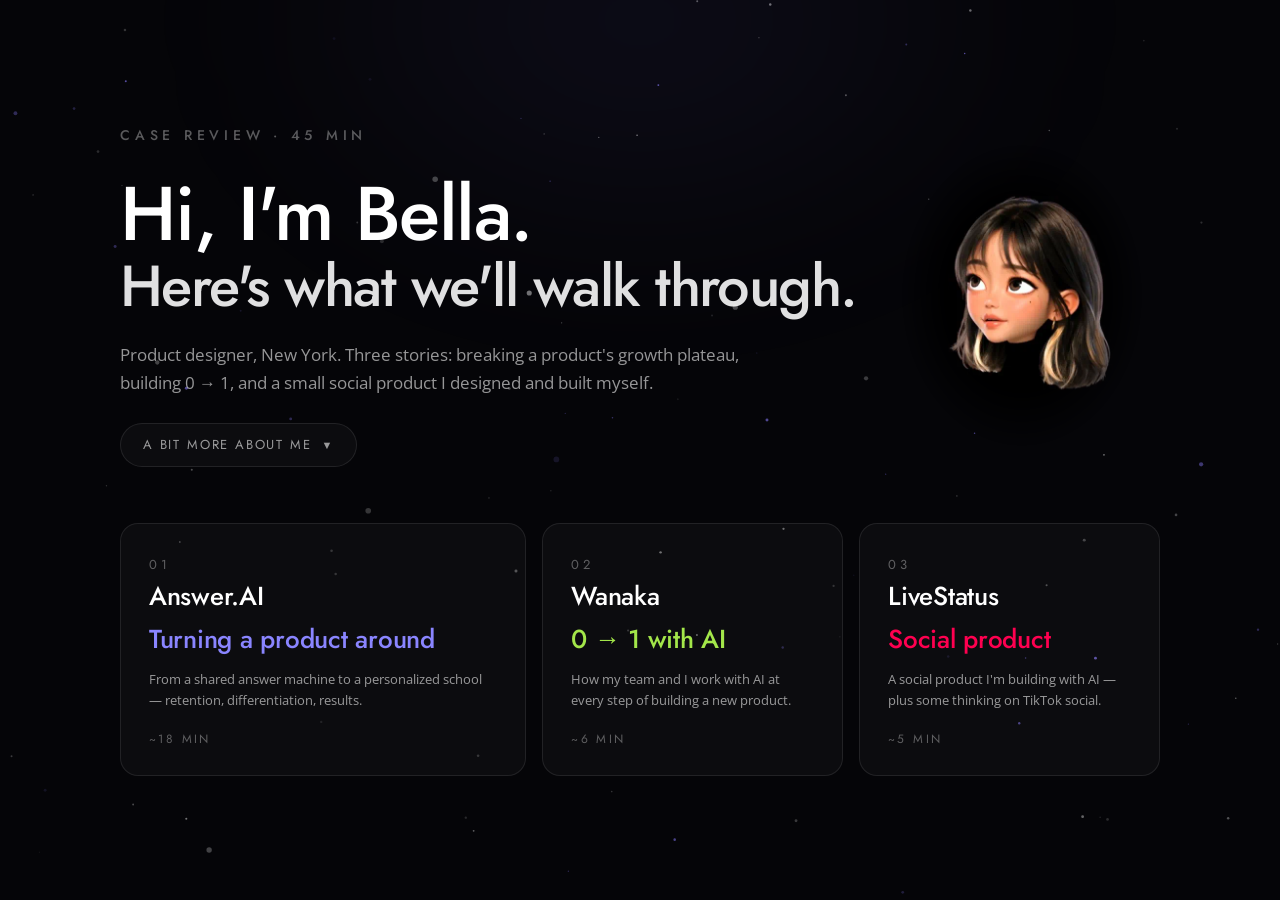
<file: index.html>
<!doctype html>
<html lang="en">
<head>
<meta charset="utf-8" />
<meta name="viewport" content="width=device-width, initial-scale=1" />
<meta name="robots" content="noindex, nofollow" />
<title>Case Review · Bella Li</title>
<link rel="preconnect" href="https://fonts.googleapis.com" />
<link href="https://fonts.googleapis.com/css2?family=Jost:wght@400;500;600&family=Open+Sans:wght@400;600&display=swap" rel="stylesheet" />
<link rel="stylesheet" href="style.css?v=09081324" />
<style>
  body { overflow: auto; }
  #stars { position: fixed; inset: 0; z-index: 0; pointer-events: none; }
  .hub {
    min-height: 100vh;
    display: flex;
    flex-direction: column;
    justify-content: center;
    width: min(1040px, calc(100% - 128px));
    margin: 0 auto;
    position: relative;
    z-index: 2;
    padding: 80px 0;
  }
  .agenda { display: grid; grid-template-columns: 1.35fr 1fr 1fr; gap: 16px; margin-top: 56px; }
  .agenda a {
    text-decoration: none;
    color: var(--ink);
    background: var(--card);
    border: 1px solid var(--line);
    border-radius: 18px;
    padding: 30px 28px 26px;
    min-height: 250px;
    display: flex;
    flex-direction: column;
    transition: transform 0.3s ease, border-color 0.3s ease, background 0.3s ease;
  }
  .agenda a:is(:hover, .hov) { transform: translateY(-4px); background: rgba(255,255,255,0.05); }
  .agenda a:nth-child(1):is(:hover, .hov) { border-color: rgba(139,124,255,0.5); }
  .agenda a:nth-child(2):is(:hover, .hov) { border-color: rgba(163,230,74,0.5); }
  .agenda a:nth-child(3):is(:hover, .hov) { border-color: rgba(255,0,80,0.5); }
  .agenda .no {
    font-family: var(--serif);
    font-size: 13px;
    letter-spacing: 0.28em;
    color: var(--faint);
  }
  .agenda h3 {
    font-family: var(--serif);
    font-weight: 500;
    font-size: 26px;
    margin: auto 0 8px;
    letter-spacing: -0.01em;
  }
  .agenda .sub { font-size: 13px; color: var(--dim); }
  .agenda .time {
    margin-top: 18px;
    font-family: var(--serif);
    font-size: 12px;
    letter-spacing: 0.2em;
    color: var(--faint);
    text-transform: uppercase;
  }
  .a1 h3 span { color: var(--core); }
  .a2 h3 span { color: var(--wanaka); }
  .a3 h3 span { color: var(--eh-red); }
  .hint {
    margin-top: 40px;
    font-family: var(--serif);
    font-size: 12.5px;
    letter-spacing: 0.16em;
    color: rgba(255,255,255,0.25);
    text-transform: uppercase;
  }
  .hero-row { display: grid; grid-template-columns: 1fr auto; gap: 40px; align-items: center; }
  .hero-avatar {
    width: 250px;
    margin-right: 24px;
    -webkit-mask-image: radial-gradient(closest-side, #000 58%, transparent 96%);
    mask-image: radial-gradient(closest-side, #000 58%, transparent 96%);
    animation: bob 5.5s ease-in-out infinite;
  }
  @keyframes bob {
    0%, 100% { transform: translateY(0); }
    50% { transform: translateY(-12px); }
  }
  h1 .sub-line { display: block; font-size: 0.76em; color: rgba(255,255,255,0.88); }

  /* ---- expandable "more about me" ---- */
  .more-toggle {
    display: inline-flex;
    align-items: center;
    gap: 10px;
    margin-top: 26px;
    font-family: var(--serif);
    font-size: 13px;
    letter-spacing: 0.14em;
    text-transform: uppercase;
    color: var(--dim);
    background: var(--card);
    border: 1px solid var(--line);
    border-radius: 999px;
    padding: 10px 22px;
    cursor: pointer;
    transition: border-color 0.25s, color 0.25s, transform 0.25s;
    user-select: none;
  }
  .more-toggle:is(:hover, .hov) { color: var(--ink); border-color: rgba(255,255,255,0.28); transform: translateY(-2px); }
  .more-toggle .chev { transition: transform 0.4s cubic-bezier(0.22, 1, 0.36, 1); font-size: 11px; }
  .open .more-toggle .chev { transform: rotate(180deg); }

  .morewrap {
    display: grid;
    grid-template-rows: 0fr;
    transition: grid-template-rows 0.7s cubic-bezier(0.76, 0, 0.24, 1);
  }
  .open .morewrap { grid-template-rows: 1fr; }
  .morein { overflow: hidden; min-height: 0; }
  .morein > .sec { opacity: 0; transform: translateY(18px); transition: opacity 0.5s ease 0.25s, transform 0.5s ease 0.25s; }
  .open .morein > .sec { opacity: 1; transform: none; }

  .sec-label {
    font-family: var(--serif);
    font-size: 12.5px;
    letter-spacing: 0.3em;
    text-transform: uppercase;
    color: var(--faint);
    margin: 44px 0 20px;
  }

  /* life photos */
  .life { display: grid; grid-template-columns: repeat(3, 1fr); gap: 14px; margin-top: 8px; }
  .lp { position: relative; border-radius: 14px; overflow: hidden; border: 1px solid var(--line); background: var(--card); aspect-ratio: 4 / 3; transition: transform .35s cubic-bezier(.22,1,.36,1), border-color .3s; }
  .lp img { width: 100%; height: 100%; object-fit: cover; display: block; transition: transform .6s cubic-bezier(.22,1,.36,1); }
  .lp:is(:hover, .hov) { transform: translateY(-4px); border-color: rgba(255,255,255,.26); }
  .lp:is(:hover, .hov) img { transform: scale(1.04); }
  .lp .lcap { position: absolute; left: 0; right: 0; bottom: 0; padding: 30px 14px 12px; background: linear-gradient(180deg, transparent, rgba(0,0,0,.72)); font-family: var(--serif); font-size: 13px; color: var(--ink); letter-spacing: .02em; }
  .lp .lcap span { display: block; font-family: var(--sans); font-size: 11px; color: rgba(255,255,255,.7); margin-top: 3px; }
  /* journey strip */
  .journey {
    display: grid;
    grid-template-columns: 1.15fr 0.95fr 1.15fr 1.05fr;
    grid-template-rows: 292px 92px;
    gap: 12px;
  }
  .jstep {
    background: var(--card);
    border: 1px solid var(--line);
    border-radius: 14px;
    padding: 16px 16px 14px;
    position: relative;
    display: flex;
    flex-direction: column;
    transition: border-color 0.3s ease, background 0.3s ease, transform 0.3s ease;
    cursor: default;
    overflow: hidden;
  }
  .jstep:is(:hover, .hov) {
    background: rgba(255,255,255,0.055);
    border-color: rgba(255,255,255,0.24);
    transform: translateY(-3px);
  }
  .jstep .jn {
    font-family: var(--serif);
    font-size: 12px;
    letter-spacing: 0.2em;
    color: var(--faint);
    font-variant-numeric: tabular-nums;
  }
  .jstep h4 { font-family: var(--serif); font-size: 17px; font-weight: 500; margin: 7px 0 0; }
  .jstep .role { font-size: 11px; color: var(--faint); margin-top: 4px; font-style: italic; }

  /* keyword chips */
  .kws { display: flex; flex-wrap: wrap; gap: 5px; margin-top: 9px; }
  .kw {
    font-family: var(--serif);
    font-size: 10px;
    letter-spacing: 0.05em;
    text-transform: uppercase;
    color: var(--dim);
    border: 1px solid var(--line);
    border-radius: 6px;
    padding: 2.5px 7px;
    line-height: 1.3;
    white-space: nowrap;
  }
  .kw.key {
    color: #cfc4ff;
    border-color: rgba(139,124,255,0.5);
    background: rgba(139,124,255,0.12);
  }
  .kw.ai {
    color: #bff0d4;
    border-color: rgba(75,255,201,0.38);
    background: rgba(75,255,201,0.09);
  }

  /* hover-revealed description */
  .jdesc {
    display: grid;
    grid-template-rows: 0fr;
    opacity: 0;
    transition: grid-template-rows 0.4s cubic-bezier(0.22,1,0.36,1), opacity 0.3s ease;
  }
  .jstep:is(:hover, .hov) .jdesc { grid-template-rows: 1fr; opacity: 1; }
  .jdesc > div { overflow: hidden; min-height: 0; }
  .jdesc p { font-size: 11.5px; color: var(--dim); line-height: 1.55; padding-top: 10px; }

  .jlogos {
    display: flex; align-items: center; flex-wrap: wrap;
    gap: 12px 16px; margin-top: auto; padding-top: 14px;
  }
  .jlogos img {
    height: 28px; width: auto; display: block; opacity: 0.95;
    transition: height 0.4s cubic-bezier(0.22,1,0.36,1), opacity 0.3s ease;
  }
  .jlogos img.big { height: 34px; }
  .jlogos img.round { height: 44px; border-radius: 10px; }
  .jstep:is(:hover, .hov) .jlogos img { height: 17px; opacity: 0.85; }
  .jstep:is(:hover, .hov) .jlogos img.big { height: 22px; }
  .jstep:is(:hover, .hov) .jlogos img.round { height: 26px; border-radius: 7px; }
  .parsons-mark {
    font-family: "Jost", sans-serif;
    font-weight: 600;
    font-size: 26px;
    letter-spacing: -0.015em;
    color: #ee3124;
    line-height: 1;
    transition: font-size 0.4s cubic-bezier(0.22,1,0.36,1);
  }
  .jstep:is(:hover, .hov) .parsons-mark { font-size: 15px; }

  /* col 1/3/4 span both rows; col 2 holds the stacked pair */
  .j-span { grid-row: 1 / span 2; }
  .j-stack { display: grid; grid-template-rows: 1fr 1fr; gap: 12px; grid-row: 1 / span 2; }
  .j-mini { padding: 13px 15px 12px; }
  .j-mini h4 { font-size: 15px; margin: 5px 0 0; }
  .j-mini .jdesc p { font-size: 10.8px; line-height: 1.5; padding-top: 7px; }
  .j-mini .jlogos { padding-top: 8px; }
  .j-mini .jlogos img.round { height: 40px; }
  .j-mini:is(:hover, .hov) .jlogos img.round { height: 22px; }
  .j-mini .parsons-mark { font-size: 23px; }
  .j-mini:is(:hover, .hov) .parsons-mark { font-size: 14px; }

  /* AI-native band under cards 3 & 4 */
  .j-band {
    grid-column: 3 / span 2;
    grid-row: 2;
    border-radius: 14px;
    padding: 14px 20px;
    display: flex;
    align-items: center;
    gap: 14px;
    background:
      linear-gradient(100deg,
        rgba(139,124,255,0.20) 0%,
        rgba(105,226,255,0.16) 34%,
        rgba(163,230,74,0.16) 66%,
        rgba(255,206,33,0.18) 100%);
    border: 1px solid rgba(255,255,255,0.16);
    position: relative;
    overflow: hidden;
  }
  .j-band::after {
    content: "";
    position: absolute; inset: 0;
    background: radial-gradient(120% 180% at 20% 0%, rgba(255,255,255,0.10), transparent 60%);
    pointer-events: none;
  }
  .j-band img { height: 30px; width: 30px; border-radius: 50%; object-fit: cover; flex: none; }
  .j-band .bt { font-family: var(--serif); font-size: 15px; font-weight: 500; letter-spacing: 0.01em; }
  .j-band .bp { font-size: 11.5px; color: rgba(255,255,255,0.72); line-height: 1.5; }

  /* JD match flip cards */
  .match { display: grid; grid-template-columns: repeat(2, 1fr); gap: 14px; }
  .fcard { perspective: 1100px; height: 244px; cursor: pointer; }
  .finner {
    position: relative; width: 100%; height: 100%;
    transform-style: preserve-3d;
    transition: transform 0.65s cubic-bezier(0.4, 0, 0.2, 1);
  }
  .fcard.flip .finner { transform: rotateY(180deg); }
  .fface {
    position: absolute; inset: 0;
    backface-visibility: hidden;
    -webkit-backface-visibility: hidden;
    border-radius: 14px;
    padding: 46px 24px 20px;
    display: flex; flex-direction: column;
    justify-content: flex-start;
  }
  .fface .flab {
    font-family: var(--serif); font-size: 10.5px; letter-spacing: 0.24em;
    text-transform: uppercase; color: var(--faint); margin-bottom: 12px;
    position: absolute; top: 18px; left: 24px;
  }
  .ffront { background: rgba(255,255,255,0.02); border: 1px solid var(--line); }
  .ffront p { font-size: 16px; color: var(--dim); font-style: italic; line-height: 1.55; }
  .fback {
    transform: rotateY(180deg);
    background: rgba(139,124,255,0.06);
    border: 1px solid rgba(139,124,255,0.35);
  }
  .fback p { font-size: 14px; color: var(--ink); line-height: 1.6; }
  .fback ul { list-style: none; margin: 0; padding: 0; }
  .fback li {
    font-size: 13.6px;
    line-height: 1.5;
    color: var(--dim);
    padding-left: 11px;
    position: relative;
    margin-bottom: 7px;
  }
  .fback li::before {
    content: "";
    position: absolute; left: 0; top: 7px;
    width: 4px; height: 4px; border-radius: 50%;
    background: rgba(139,124,255,0.85);
  }
  .fback li b { color: var(--ink); font-weight: 600; }
  .fback li .n { color: #cfc4ff; font-weight: 600; }
  .fback .tail { font-size: 11.5px; color: var(--faint); font-style: italic; margin-top: 2px; }
  .fback .where {
    margin-top: auto; align-self: flex-start;
    font-family: var(--serif); font-size: 10.5px; letter-spacing: 0.2em;
    text-transform: uppercase; border-radius: 999px; padding: 3px 10px;
    border: 1px solid var(--line); color: var(--dim);
  }
  .fback .where.c1 { color: var(--core); border-color: rgba(138,133,255,0.45); }
  .fback .where.c2 { color: var(--wanaka); border-color: rgba(163,230,74,0.45); }
  .fback .where.c3 { color: var(--eh-red); border-color: rgba(255,0,80,0.45); }
  .fcard .sticker {
    position: absolute; right: 12px; bottom: 8px; width: 94px; height: auto;
    opacity: 0; transform: translateY(10px) rotate(-4deg) scale(.94);
    transition: opacity .32s ease-out, transform .38s cubic-bezier(.22,1,.36,1);
    pointer-events: none; filter: drop-shadow(0 10px 22px rgba(0,0,0,.45));
  }
  .fcard:is(:hover, .hov) .ffront .sticker { opacity: 1; transform: translateY(0) rotate(-2deg) scale(1); }
  .fcard.flip .ffront .sticker { opacity: 0; }
  @media (max-width: 900px) { .fcard .sticker { width: 68px; right: 8px; bottom: 6px; } }
  .match-hint { margin-top: 14px; font-size: 11.5px; color: rgba(255,255,255,0.25); font-family: var(--serif); letter-spacing: 0.14em; text-transform: uppercase; }
  .hero-actions { display: flex; flex-wrap: wrap; align-items: center; gap: 12px; }
  .hero-actions .more-toggle { margin-top: 26px; }
  a.more-toggle.take-home { text-decoration: none; }
  a.more-toggle.take-home .arrow { font-size: 12px; transition: transform 0.3s cubic-bezier(0.22, 1, 0.36, 1); }
  a.more-toggle.take-home:is(:hover, .hov) .arrow { transform: translate(2px, -2px); }
  .open a.more-toggle.take-home .chev { transform: none; }
  /* phone: one column, nothing wider than the screen */
  @media (max-width: 900px) {
    html, body { overflow-x: clip; }
    .hub { width: calc(100% - 40px); padding: 56px 0 48px; min-height: 0; justify-content: flex-start; }
    .hero-row { grid-template-columns: 1fr; gap: 22px; }
    .hero-avatar { width: 150px; margin: 0 auto; }
    h1 { font-size: clamp(30px, 8.6vw, 40px); }
    h1 .sub-line { white-space: normal !important; display: block; }
    .journey { grid-template-columns: 1fr; grid-template-rows: auto; gap: 10px; }
    .journey > * { grid-column: auto !important; grid-row: auto !important; }
    .life { grid-template-columns: 1fr 1fr; gap: 10px; }
    .match { grid-template-columns: 1fr; gap: 12px; }
    .fcard { height: 250px; }
    .agenda { grid-template-columns: 1fr; gap: 12px; margin-top: 34px; }
    .agenda a { min-height: 0; padding: 22px 20px 20px; }
    .agenda h3 { font-size: 22px; margin: 14px 0 8px; }
    .hint { font-size: 11px; line-height: 1.7; }
    .glow { width: 300px; height: 240px; filter: blur(60px); left: 0 !important; right: auto !important; }
    .kws { max-width: 100%; }
    .kw { max-width: 100%; white-space: normal; }
    .hero-actions { gap: 10px; }
    .sec { margin-top: 34px; }
    img, video { max-width: 100%; }
  }
</style>
</head>
<body>
  <canvas id="stars" aria-hidden="true"></canvas>
  <div class="glow purple tc" style="position:fixed"></div>
  <div class="hub">
    <div class="hero-row">
      <div>
        <div class="eyebrow" style="opacity:1;transform:none">Case review · 45 min</div>
        <h1 style="max-width:920px">Hi, I'm Bella.<span class="sub-line" style="white-space:nowrap">Here's what we'll walk through.</span></h1>
        <p class="lede" style="margin-top:24px">
          Product designer, New York. Three stories: breaking a product's growth
          plateau, building 0&nbsp;→&nbsp;1, and a small social product I designed and built myself.
        </p>
        <div class="hero-actions">
          <div class="more-toggle" id="moreToggle">
            A bit more about me <span class="chev">▼</span>
          </div>
        </div>
      </div>
      <img class="hero-avatar" src="assets/hero-avatar.webp" alt="Bella" id="avatarToggle" style="cursor:pointer" />
    </div>

    <div class="morewrap">
      <div class="morein">
        <div class="sec">
          <div class="sec-label">The journey so far</div>
          <div class="journey">
            <div class="jstep j-span" data-k="tencent">
              <span class="jn">2020</span>
              <h4>Tencent</h4>
              <div class="role">Started as an interaction design intern</div>
              <div class="kws">
                <span class="kw key">Gamification</span>
                <span class="kw">Design strategy</span>
              </div>
              <div class="jdesc"><div><p>Game-based courses for ages 3–8: completion 72% → 98%. "Take a Break": 1M DAU in month one.</p></div></div>
              <div class="jlogos">
                <img src="assets/logo-tencent.png" alt="Tencent" />
                <img src="assets/logo-abcmouse.png" alt="ABCmouse" />
                <img src="assets/logo-tmeeting.png" alt="Tencent Meeting" />
              </div>
            </div>

            <div class="j-stack">
              <div class="jstep j-mini" data-k="parsons">
                <span class="jn">2022</span>
                <h4>Parsons</h4>
                <div class="kws"><span class="kw">Strategic design</span></div>
                <div class="jdesc"><div><p>MS, Strategic Design &amp; Management.</p></div></div>
                <div class="jlogos"><span class="parsons-mark">PARSONS</span></div>
              </div>
              <div class="jstep j-mini" data-k="lego">
                <span class="jn">2023</span>
                <h4>LEGO</h4>
                <div class="kws"><span class="kw key">Creative campaign</span></div>
                <div class="jdesc"><div><p>A video campaign that doubled daily sales.</p></div></div>
                <div class="jlogos"><img class="round" src="assets/logo-lego.webp" alt="LEGO" /></div>
              </div>
            </div>

            <div class="jstep j-span" style="grid-row:1" data-k="answer">
              <span class="jn">2024 — now</span>
              <h4>Answer.AI</h4>
              <div class="role">Product Designer · 7M users</div>
              <div class="kws">
                <span class="kw key">Gamification</span>
                <span class="kw">Design strategy</span>
                <span class="kw ai">Designing with AI</span>
              </div>
              <div class="jdesc"><div><p>Led the redesign past the growth plateau. Its students are TikTok's audience.</p></div></div>
              <div class="jlogos"><img class="big" src="assets/logo-answer.png" alt="Answer.AI" /></div>
            </div>

            <div class="jstep j-span" style="grid-row:1" data-k="wanaka">
              <span class="jn">2024 — now</span>
              <h4>Wanaka</h4>
              <div class="role">A creator tool, 0 → 1</div>
              <div class="kws">
                <span class="kw key">Creator tool</span>
                <span class="kw ai">AI skills</span>
                <span class="kw ai">Designing with AI</span>
              </div>
              <div class="jdesc"><div><p>Players build and publish their own games, then share them with friends.</p></div></div>
              <div class="jlogos"><img class="big" src="assets/logo-wanaka.png" alt="Wanaka" /></div>
            </div>

            <div class="j-band">
              <img src="assets/hero-avatar.webp" alt="Bella" />
              <div>
                <div class="bt">And through both — working as an AI-native designer</div>
                <div class="bp">Designing with AI in the loop, and shipping interactive demos and playable prototypes every week.</div>
              </div>
            </div>
          </div>
        </div>

        <div class="sec">
          <div class="sec-label">Beyond work</div>
          <div class="life">
            <div class="lp" data-k="twin"><img src="assets/life-1.jpg" alt="Bella and her twin sister as kids" style="object-position:center 30%" /><div class="lcap">Born with a best friend<span>My twin sister Manman — 源源 + 满满. Both designers.</span></div></div>
            <div class="lp" data-k="house"><img src="assets/life-2.jpg" alt="The toy house our dad built" /><div class="lcap">The toy house Dad built<span>Where we grew up playing role-play games.</span></div></div>
            <div class="lp" data-k="draw"><img src="assets/life-3.jpg" alt="Bella drawing on a wall" style="object-position:center 40%" /><div class="lcap">Give me a pen<span>Drawing, always. Sports and LEGO sets to unwind.</span></div></div>
          </div>
        </div>

        <div class="sec">
          <div class="sec-label">The brief, decoded — what the role asks × what I bring</div>
          <div class="match">
            <div class="fcard"><div class="finner">
              <div class="fface ffront"><span class="flab">The role asks</span><p>"Deep hands-on practice with <b>AI coding tools</b> — independently turning ideas into <b>high-fidelity, interactive demos</b> that validate experience and feasibility."</p><img class="sticker" src="assets/sticker-01.webp" alt="AI collaboration sticker" loading="lazy" /></div>
              <div class="fface fback"><span class="flab">What I bring</span>
                <ul>
                  <li><b>Answer.AI</b> — an AI agent found the trend behind study rooms. <span class="n">+28%</span> time in app</li>
                  <li><b>Answer.AI</b> — idea to working prototype in a day, tested before engineering starts</li>
                  <li><b>Wanaka</b> — demos validate the direction, the front end ships out of them</li>
                  <li>Games, effects, AI music videos — whatever the idea needs</li>
                </ul>
              </div>
            </div></div>
            <div class="fcard"><div class="finner">
              <div class="fface ffront"><span class="flab">The role asks</span><p>"Own design across <b>core social scenarios</b> — friend interactions and sharing, Story, DMs — and explore new ways to spark <b>authentic connection</b>."</p><img class="sticker" src="assets/sticker-02.webp" alt="Social connection sticker" loading="lazy" /></div>
              <div class="fface fback"><span class="flab">What I bring</span>
                <ul>
                  <li><b>LiveStatus</b> — the social product I own right now: a split screen you and your person keep open, for couples and close friends</li>
                  <li><b>Tencent Meeting</b> — presence at scale: who's back, who's away, and when showing that turns into exposure</li>
                  <li><b>Answer.AI</b> — study rooms, avatars others can see, tutors who reach out first</li>
                </ul>
              </div>
            </div></div>
            <div class="fcard"><div class="finner">
              <div class="fface ffront"><span class="flab">The role asks</span><p>"Use product thinking and data to surface <b>real</b> user needs, propose directions, and drive them through to <b>launch and validation</b>."</p><img class="sticker" src="assets/sticker-03.webp" alt="Product thinking sticker" loading="lazy" /></div>
              <div class="fface fback"><span class="flab">What I bring</span>
                <ul>
                  <li><b>Answer.AI</b> — led the redesign past the growth plateau: <span class="n">+13%</span> DAU · <span class="n">+23%</span> daily revenue · <span class="n">~8%</span> 30-day retention</li>
                  <li><b>Wanaka</b> — one idea, iterated into a product: <span class="n">50,000</span> users in closed beta</li>
                  <li><b>Tencent Meeting</b> — turned one vague line from the CEO into a question we could test</li>
                </ul>
              </div>
            </div></div>
            <div class="fcard"><div class="finner">
              <div class="fface ffront"><span class="flab">The role asks</span><p>"A <b>high aesthetic bar</b>, curating and elevating from large volumes of AI output — and the <b>simplest</b> approach to the core problem."</p><img class="sticker" src="assets/sticker-04.webp" alt="Character and animation sticker" loading="lazy" /></div>
              <div class="fface fback"><span class="flab">What I bring</span>
                <ul>
                  <li><b>Solo designer, launch quality</b> — IP, UI, illustration and motion, shipped without a team behind me</li>
                  <li><b>Four design systems</b> built and run — ABCmouse, LEGO, the Answer.AI tutors, Wanaka</li>
                  <li><b>AI motion and art in production</b>, plus my taste written down as skills the AI reuses</li>
                  <li><b>35 versions of one demo</b> — the work is the choosing</li>
                </ul>
              </div>
            </div></div>
          </div>
          <div class="match-hint">Click a card to flip · F flips them all</div>
        </div>
      </div>
    </div>

    <div class="agenda">
      <a class="a1" href="answer.html" onclick="this.href='answer.html?t='+Date.now()">
        <span class="no">01</span>
        <h3>Answer.AI<br /><span>Turning a product around</span></h3>
        <div class="sub">From a shared answer machine to a personalized school — retention, differentiation, results.</div>
        <div class="time">~18 min</div>
      </a>
      <a class="a2" href="wanaka.html" onclick="this.href='wanaka.html?t='+Date.now()">
        <span class="no">02</span>
        <h3>Wanaka<br /><span>0 → 1 with AI</span></h3>
        <div class="sub">How my team and I work with AI at every step of building a new product.</div>
        <div class="time">~6 min</div>
      </a>
      <a class="a3" href="social.html" onclick="this.href='social.html?t='+Date.now()">
        <span class="no">03</span>
        <h3>LiveStatus<br /><span>Social product</span></h3>
        <div class="sub">A social product I'm building with AI — plus some thinking on TikTok social.</div>
        <div class="time">~5 min</div>
      </a>
    </div>

  </div>
<script>
  const hub = document.querySelector(".hub");
  const toggle = () => hub.classList.toggle("open");
  document.getElementById("moreToggle").addEventListener("click", toggle);
  document.getElementById("avatarToggle").addEventListener("click", toggle);

  document.querySelectorAll(".fcard").forEach((c) =>
    c.addEventListener("click", () => c.classList.toggle("flip"))
  );

  addEventListener("keydown", (e) => {
    if (e.key === "1") location.href = "answer.html?t=" + Date.now();
    if (e.key === "2") location.href = "wanaka.html?t=" + Date.now();
    if (e.key === "3") location.href = "social.html?t=" + Date.now();
    if (e.key.toLowerCase() === "e") toggle();
    if (e.key.toLowerCase() === "f") {
      const cards = [...document.querySelectorAll(".fcard")];
      const anyUnflipped = cards.some((c) => !c.classList.contains("flip"));
      cards.forEach((c, i) =>
        setTimeout(() => c.classList.toggle("flip", anyUnflipped), i * 120)
      );
    }
  });
</script>
<div class="notes" hidden>Hi, it's really nice to meet you. I'm Bella, a product designer based in New York, with about five years of experience. My background's all in the résumé, so rather than read it to you, I made a quick visual — it'll only take a minute. <i>[E · open]</i></div>
<div class="notes" hidden><span data-hov="[data-k=tencent]">I started at Tencent on ABCmouse, a gamified EdTech product — making interactive games for kids — and then moved to Tencent Meeting, where I helped build the design system and core features.</span> <span data-hov="[data-k=parsons]">Then I came to New York for my master's in Strategic Design and Management,</span> <span data-hov="[data-k=lego]">and worked at LEGO as a creative strategist along the way.</span> <span data-hov="[data-k=answer]">Since graduating in 2024, I've been the product designer at Answer.AI, which is an AI education company with seven million students,</span> <span data-hov="[data-k=wanaka]">and at the same time building Wanaka, an AI game creation tool, from zero to one.</span> So for the past two years, AI has been part of every step of my process. <i>[scroll to photos]</i> And beyond work — <span data-hov="[data-k=twin]">I have a twin sister, Manman. Our names together are 源源满满 — it means "full and flowing" in Chinese — and we're both designers.</span> <span data-hov="[data-k=house]">We grew up in a wooden toy house our dad built, playing every kind of role-play game — and I think that's a big part of why we both became designers who care about empathy.</span> <span data-hov="[data-k=draw]">I've loved drawing for as long as I can remember — give me a pen and I'll just keep going. And outside of work, I do sports and build LEGO sets.</span> <i>[E · close]</i></div>
<div class="notes" hidden>I also went through the JD carefully, and I think my background is a strong match — we can come back to this at the end if it's useful. <i>[F again]</i></div>
<div class="notes" hidden>So here's the plan for today. First, Answer.AI — turning a product around when free chatbots could suddenly do our core feature. I'll spend most of the time there, about eighteen minutes. Then Wanaka, a zero-to-one creator tool, and how my team builds with AI. And last, a social side project I designed and built myself. Whatever time is left, we'll use for Q&amp;A. Alright, let's start with Answer.AI — and please feel free to jump in at any point. <i>[1]</i></div>
<script>
  (function(){
    const st=document.createElement("div");st.className="stage page";
    [...document.body.children].forEach(el=>{if(el.tagName!=="SCRIPT"&&!el.classList.contains("notes"))st.appendChild(el);});
    document.body.insertBefore(st,document.body.firstChild);
    const notes=[...document.querySelectorAll(".notes")];
    const p=document.createElement("div");p.className="script";
    p.innerHTML="<div class=\"script-in\"><i class=\"script-k\"></i><div class=\"script-t\"></div></div>";
    document.body.appendChild(p);
    const k=p.querySelector(".script-k"),t=p.querySelector(".script-t");
    let seg=0;
    const labels=["Script · Intro","Script · Journey","Script · JD","Script · Plan"];
    const bc=("BroadcastChannel" in window)?new BroadcastChannel("deck-presenter"):null;
    function render(){seg=Math.max(0,Math.min(notes.length-1,seg));k.textContent=labels[seg]||("Script · "+(seg+1));t.innerHTML=notes[seg].innerHTML;p.scrollTop=0;
      if(bc)bc.postMessage({type:"state",embedded:window!==window.top,page:"index.html",chapter:"Agenda",index:seg,total:notes.length,title:(labels[seg]||"").replace("Script · ",""),next:(labels[seg+1]||"").replace("Script · ",""),html:t.innerHTML});}
    if(bc)bc.onmessage=(e)=>{const m=e.data||{};if(m.type==="cmd"){if(m.key==="home")return;document.dispatchEvent(new KeyboardEvent("keydown",{key:m.key,bubbles:true,cancelable:true}));}if(m.type==="hello")render();};
    render();
    let wasOpen=false, visited=false;
    function sync(){
      const hub=document.querySelector(".hub");
      const open=hub.classList.contains("open");
      const flipped=[...document.querySelectorAll(".fcard")].some(c=>c.classList.contains("flip"));
      const matchHov=!!hub.querySelector(".match.hov"), agendaHov=!!hub.querySelector(".agenda.hov");
      if(open&&!wasOpen){visited=true;}
      let want=seg;
      if(matchHov) want=2;
      else if(flipped&&!agendaHov) want=2;
      else if(open) want=(agendaHov&&visited)?3:1;
      else if(visited&&wasOpen) want=3;
      else if(seg===2) want=3;
      wasOpen=open;
      if(want!==seg){seg=want;render();}
    }
    const mo=new MutationObserver(sync);
    mo.observe(document.querySelector(".hub"),{attributes:true,attributeFilter:["class"],subtree:true});
    addEventListener("keydown",(e)=>{
      if(e.metaKey||e.ctrlKey||e.altKey)return;
      const key=e.key.toLowerCase();
      if(key==="s"){document.body.classList.toggle("script-on");}
      if(e.key==="ArrowRight"||e.key==="]"||e.key===" "){e.preventDefault();seg++;render();}
      if(e.key==="ArrowLeft"||e.key==="["){seg--;render();}
      if(key==="e"){setTimeout(()=>{const open=document.querySelector(".hub").classList.contains("open");seg=open?1:3;render();},0);}
    });
  })();
</script>
<script>
  // cover: a quiet starfield the cursor pushes around
  (function () {
    const cv = document.getElementById("stars"); if (!cv) return;
    if (matchMedia("(prefers-reduced-motion: reduce)").matches) return;
    const ctx = cv.getContext("2d");
    let w = 0, h = 0, dpr = 1, stars = [];
    const mouse = { x: -9999, y: -9999, on: false };

    function build() {
      dpr = Math.min(devicePixelRatio || 1, 2);
      w = innerWidth; h = innerHeight;
      cv.width = w * dpr; cv.height = h * dpr;
      cv.style.width = w + "px"; cv.style.height = h + "px";
      ctx.setTransform(dpr, 0, 0, dpr, 0, 0);
      const n = Math.round(Math.min(150, (w * h) / 11000));
      stars = Array.from({ length: n }, () => {
        const r = Math.random() < .12 ? 1.8 + Math.random() * 1.1 : .6 + Math.random() * .9;
        return {
          hx: Math.random() * w, hy: Math.random() * h,     // home
          x: 0, y: 0, vx: 0, vy: 0, r: r,
          a: .18 + Math.random() * .5,
          tw: Math.random() * Math.PI * 2,
          tws: .006 + Math.random() * .012,
          drift: .04 + Math.random() * .09,
          purple: Math.random() < .3
        };
      });
      stars.forEach(s => { s.x = s.hx; s.y = s.hy; });
    }

    function frame() {
      ctx.clearRect(0, 0, w, h);
      for (const s of stars) {
        // slow drift around home
        s.tw += s.tws;
        const dxh = s.hx + Math.cos(s.tw) * (s.drift * 60) - s.x;
        const dyh = s.hy + Math.sin(s.tw * .8) * (s.drift * 40) - s.y;
        s.vx += dxh * .004; s.vy += dyh * .004;

        // the cursor pushes them aside
        if (mouse.on) {
          const dx = s.x - mouse.x, dy = s.y - mouse.y;
          const d2 = dx * dx + dy * dy, R = 150;
          if (d2 < R * R) {
            const d = Math.sqrt(d2) || 1, f = (1 - d / R) * 1.1;
            s.vx += (dx / d) * f; s.vy += (dy / d) * f;
          }
        }
        s.vx *= .92; s.vy *= .92;
        s.x += s.vx; s.y += s.vy;

        const a = s.a * (.7 + .3 * Math.sin(s.tw * 1.7));
        ctx.beginPath();
        ctx.arc(s.x, s.y, s.r, 0, 6.2832);
        ctx.fillStyle = s.purple ? "rgba(139,124,255," + a + ")" : "rgba(255,255,255," + a * .8 + ")";
        ctx.fill();
      }
      requestAnimationFrame(frame);
    }

    addEventListener("pointermove", (e) => { mouse.x = e.clientX; mouse.y = e.clientY; mouse.on = true; }, { passive: true });
    addEventListener("pointerleave", () => { mouse.on = false; });
    addEventListener("resize", build);
    build(); frame();
  })();
</script>
<script src="mirror.js?v=11"></script>
<script src="editor.js?v=09081324"></script>
<script src="lightbox.js?v=7"></script>
<script src="comments.js?v=5"></script>
<script>sessionStorage.removeItem("deck-from");</script>
</body>
</html>
</file>
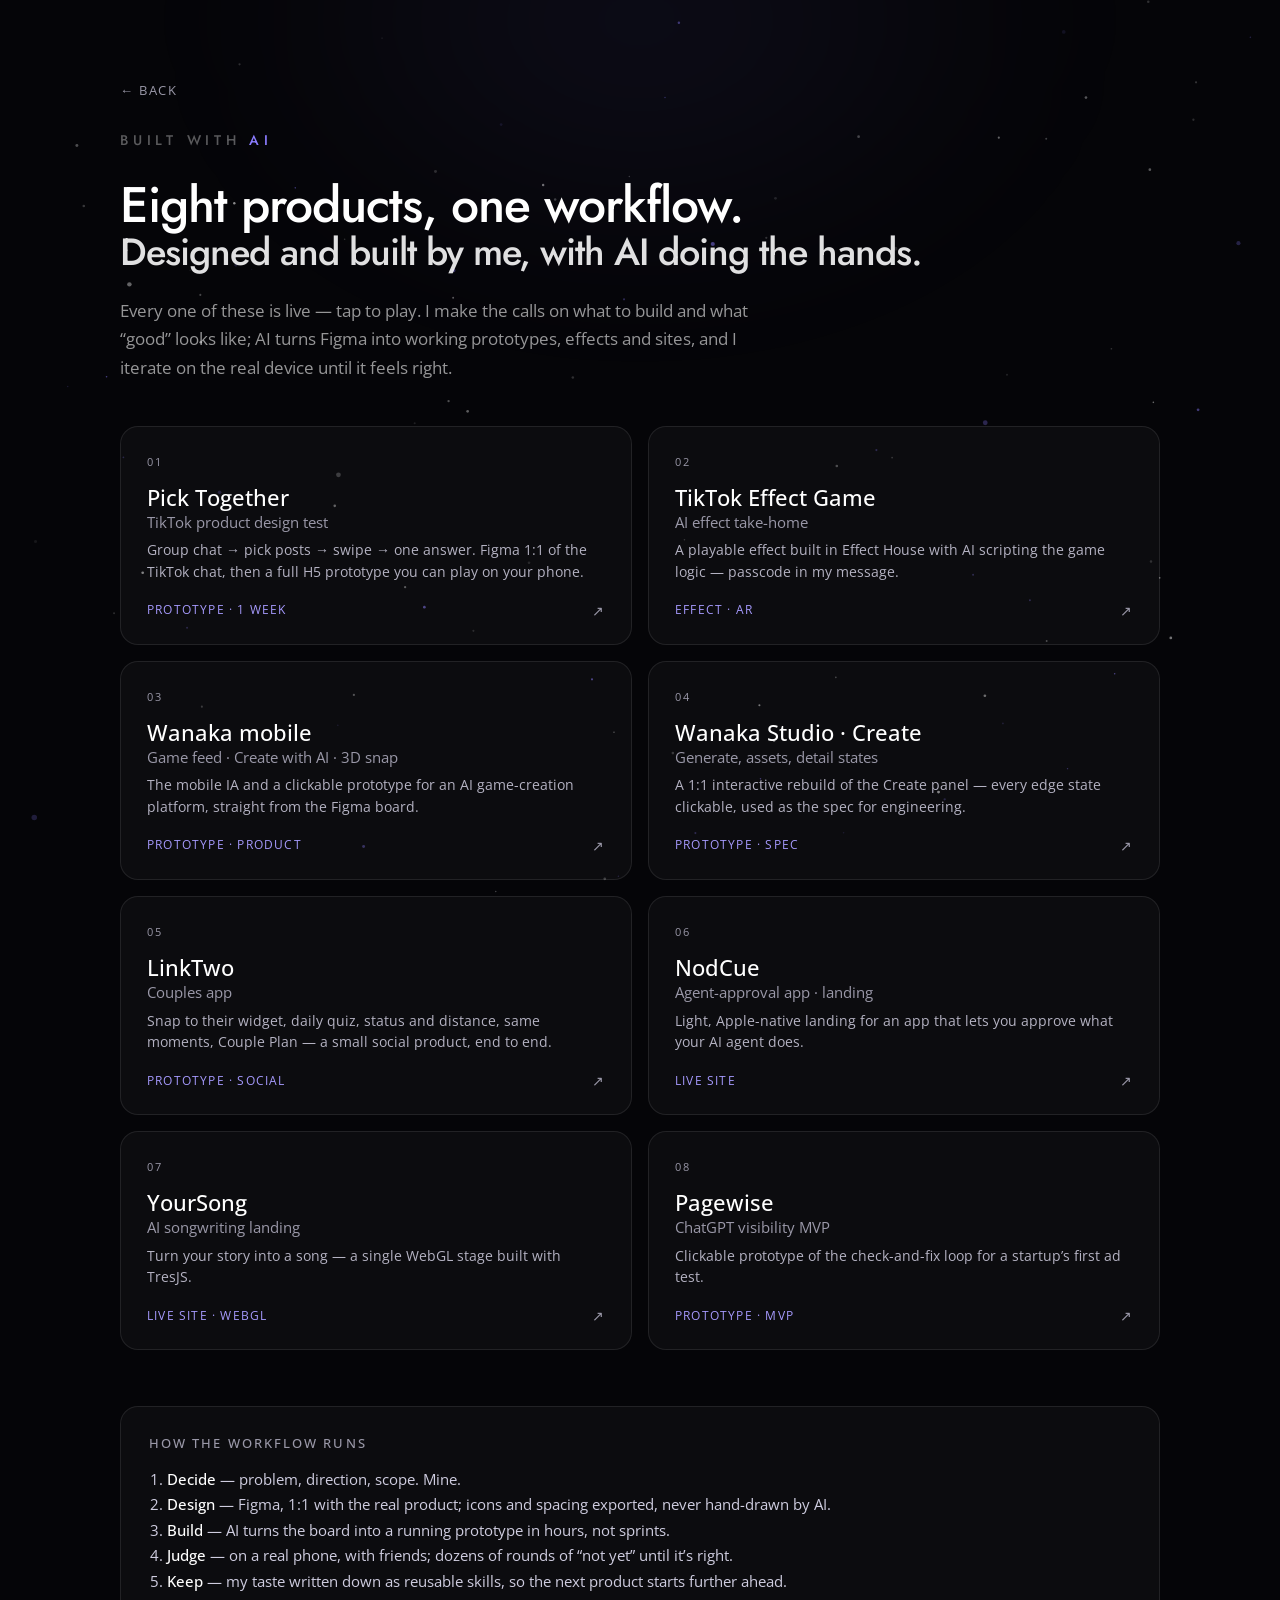
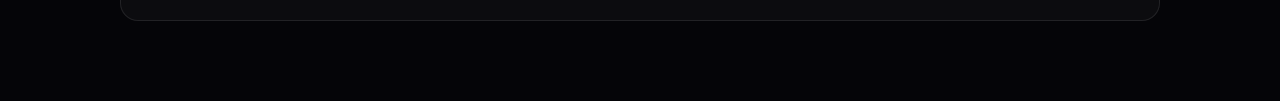
<file: ai-work.html>
<!doctype html>
<html lang="en">
<head>
<meta charset="utf-8" />
<meta name="viewport" content="width=device-width, initial-scale=1" />
<meta name="robots" content="noindex, nofollow" />
<title>Built with AI · Bella Li</title>
<link rel="preconnect" href="https://fonts.googleapis.com" />
<link href="https://fonts.googleapis.com/css2?family=Jost:wght@400;500;600&family=Open+Sans:wght@400;600&display=swap" rel="stylesheet" />
<link rel="stylesheet" href="style.css?v=09081324" />
<style>
  body { overflow: auto; }
  #stars { position: fixed; inset: 0; z-index: 0; pointer-events: none; }
  .hub {
    min-height: 100vh;
    display: flex;
    flex-direction: column;
    justify-content: center;
    width: min(1040px, calc(100% - 128px));
    margin: 0 auto;
    position: relative;
    z-index: 2;
    padding: 80px 0;
  }
  .agenda { display: grid; grid-template-columns: 1.35fr 1fr 1fr; gap: 16px; margin-top: 56px; }
  .agenda a {
    text-decoration: none;
    color: var(--ink);
    background: var(--card);
    border: 1px solid var(--line);
    border-radius: 18px;
    padding: 30px 28px 26px;
    min-height: 250px;
    display: flex;
    flex-direction: column;
    transition: transform 0.3s ease, border-color 0.3s ease, background 0.3s ease;
  }
  .agenda a:is(:hover, .hov) { transform: translateY(-4px); background: rgba(255,255,255,0.05); }
  .agenda a:nth-child(1):is(:hover, .hov) { border-color: rgba(139,124,255,0.5); }
  .agenda a:nth-child(2):is(:hover, .hov) { border-color: rgba(163,230,74,0.5); }
  .agenda a:nth-child(3):is(:hover, .hov) { border-color: rgba(255,0,80,0.5); }
  .agenda .no {
    font-family: var(--serif);
    font-size: 13px;
    letter-spacing: 0.28em;
    color: var(--faint);
  }
  .agenda h3 {
    font-family: var(--serif);
    font-weight: 500;
    font-size: 26px;
    margin: auto 0 8px;
    letter-spacing: -0.01em;
  }
  .agenda .sub { font-size: 13px; color: var(--dim); }
  .agenda .time {
    margin-top: 18px;
    font-family: var(--serif);
    font-size: 12px;
    letter-spacing: 0.2em;
    color: var(--faint);
    text-transform: uppercase;
  }
  .a1 h3 span { color: var(--core); }
  .a2 h3 span { color: var(--wanaka); }
  .a3 h3 span { color: var(--eh-red); }
  .hint {
    margin-top: 40px;
    font-family: var(--serif);
    font-size: 12.5px;
    letter-spacing: 0.16em;
    color: rgba(255,255,255,0.25);
    text-transform: uppercase;
  }
  .hero-row { display: grid; grid-template-columns: 1fr auto; gap: 40px; align-items: center; }
  .hero-avatar {
    width: 250px;
    margin-right: 24px;
    -webkit-mask-image: radial-gradient(closest-side, #000 58%, transparent 96%);
    mask-image: radial-gradient(closest-side, #000 58%, transparent 96%);
    animation: bob 5.5s ease-in-out infinite;
  }
  @keyframes bob {
    0%, 100% { transform: translateY(0); }
    50% { transform: translateY(-12px); }
  }
  h1 .sub-line { display: block; font-size: 0.76em; color: rgba(255,255,255,0.88); }
  /* the greeting is longer than the original, so it gets its own scale and stays on one line */
  .hub h1 { font-size: clamp(32px, 3.9vw, 55px); white-space: nowrap; }

  /* ---- expandable "more about me" ---- */
  .more-toggle {
    display: inline-flex;
    align-items: center;
    gap: 10px;
    margin-top: 26px;
    font-family: var(--serif);
    font-size: 13px;
    letter-spacing: 0.14em;
    text-transform: uppercase;
    color: var(--dim);
    background: var(--card);
    border: 1px solid var(--line);
    border-radius: 999px;
    padding: 10px 22px;
    cursor: pointer;
    transition: border-color 0.25s, color 0.25s, transform 0.25s;
    user-select: none;
  }
  .more-toggle:is(:hover, .hov) { color: var(--ink); border-color: rgba(255,255,255,0.28); transform: translateY(-2px); }
  .more-toggle .chev { transition: transform 0.4s cubic-bezier(0.22, 1, 0.36, 1); font-size: 11px; }
  .open .more-toggle .chev { transform: rotate(180deg); }

  .morewrap {
    display: grid;
    grid-template-rows: 0fr;
    transition: grid-template-rows 0.7s cubic-bezier(0.76, 0, 0.24, 1);
  }
  .open .morewrap { grid-template-rows: 1fr; }
  .morein { overflow: hidden; min-height: 0; }
  .morein > .sec { opacity: 0; transform: translateY(18px); transition: opacity 0.5s ease 0.25s, transform 0.5s ease 0.25s; }
  .open .morein > .sec { opacity: 1; transform: none; }

  .sec-label {
    font-family: var(--serif);
    font-size: 12.5px;
    letter-spacing: 0.3em;
    text-transform: uppercase;
    color: var(--faint);
    margin: 44px 0 20px;
  }

  /* life photos */
  .life { display: grid; grid-template-columns: repeat(3, 1fr); gap: 14px; margin-top: 8px; }
  .lp { position: relative; border-radius: 14px; overflow: hidden; border: 1px solid var(--line); background: var(--card); aspect-ratio: 4 / 3; transition: transform .35s cubic-bezier(.22,1,.36,1), border-color .3s; }
  .lp img { width: 100%; height: 100%; object-fit: cover; display: block; transition: transform .6s cubic-bezier(.22,1,.36,1); }
  .lp:is(:hover, .hov) { transform: translateY(-4px); border-color: rgba(255,255,255,.26); }
  .lp:is(:hover, .hov) img { transform: scale(1.04); }
  .lp .lcap { position: absolute; left: 0; right: 0; bottom: 0; padding: 30px 14px 12px; background: linear-gradient(180deg, transparent, rgba(0,0,0,.72)); font-family: var(--serif); font-size: 13px; color: var(--ink); letter-spacing: .02em; }
  .lp .lcap span { display: block; font-family: var(--sans); font-size: 11px; color: rgba(255,255,255,.7); margin-top: 3px; }
  /* journey strip */
  .journey {
    display: grid;
    grid-template-columns: 1.15fr 0.95fr 1.15fr 1.05fr;
    grid-template-rows: 292px 92px;
    gap: 12px;
  }
  .jstep {
    background: var(--card);
    border: 1px solid var(--line);
    border-radius: 14px;
    padding: 16px 16px 14px;
    position: relative;
    display: flex;
    flex-direction: column;
    transition: border-color 0.3s ease, background 0.3s ease, transform 0.3s ease;
    cursor: default;
    overflow: hidden;
  }
  .jstep:is(:hover, .hov) {
    background: rgba(255,255,255,0.055);
    border-color: rgba(255,255,255,0.24);
    transform: translateY(-3px);
  }
  .jstep .jn {
    font-family: var(--serif);
    font-size: 12px;
    letter-spacing: 0.2em;
    color: var(--faint);
    font-variant-numeric: tabular-nums;
  }
  .jstep h4 { font-family: var(--serif); font-size: 17px; font-weight: 500; margin: 7px 0 0; }
  .jstep .role { font-size: 11px; color: var(--faint); margin-top: 4px; font-style: italic; }

  /* keyword chips */
  .kws { display: flex; flex-wrap: wrap; gap: 5px; margin-top: 9px; }
  .kw {
    font-family: var(--serif);
    font-size: 10px;
    letter-spacing: 0.05em;
    text-transform: uppercase;
    color: var(--dim);
    border: 1px solid var(--line);
    border-radius: 6px;
    padding: 2.5px 7px;
    line-height: 1.3;
    white-space: nowrap;
  }
  .kw.key {
    color: #cfc4ff;
    border-color: rgba(139,124,255,0.5);
    background: rgba(139,124,255,0.12);
  }
  .kw.ai {
    color: #bff0d4;
    border-color: rgba(75,255,201,0.38);
    background: rgba(75,255,201,0.09);
  }

  /* hover-revealed description */
  .jdesc {
    display: grid;
    grid-template-rows: 0fr;
    opacity: 0;
    transition: grid-template-rows 0.4s cubic-bezier(0.22,1,0.36,1), opacity 0.3s ease;
  }
  .jstep:is(:hover, .hov) .jdesc { grid-template-rows: 1fr; opacity: 1; }
  .jdesc > div { overflow: hidden; min-height: 0; }
  .jdesc p { font-size: 11.5px; color: var(--dim); line-height: 1.55; padding-top: 10px; }

  .jlogos {
    display: flex; align-items: center; flex-wrap: wrap;
    gap: 12px 16px; margin-top: auto; padding-top: 14px;
  }
  .jlogos img {
    height: 28px; width: auto; display: block; opacity: 0.95;
    transition: height 0.4s cubic-bezier(0.22,1,0.36,1), opacity 0.3s ease;
  }
  .jlogos img.big { height: 34px; }
  .jlogos img.round { height: 44px; border-radius: 10px; }
  .jstep:is(:hover, .hov) .jlogos img { height: 17px; opacity: 0.85; }
  .jstep:is(:hover, .hov) .jlogos img.big { height: 22px; }
  .jstep:is(:hover, .hov) .jlogos img.round { height: 26px; border-radius: 7px; }
  .parsons-mark {
    font-family: "Jost", sans-serif;
    font-weight: 600;
    font-size: 26px;
    letter-spacing: -0.015em;
    color: #ee3124;
    line-height: 1;
    transition: font-size 0.4s cubic-bezier(0.22,1,0.36,1);
  }
  .jstep:is(:hover, .hov) .parsons-mark { font-size: 15px; }

  /* col 1/3/4 span both rows; col 2 holds the stacked pair */
  .j-span { grid-row: 1 / span 2; }
  .j-stack { display: grid; grid-template-rows: 1fr 1fr; gap: 12px; grid-row: 1 / span 2; }
  .j-mini { padding: 13px 15px 12px; }
  .j-mini h4 { font-size: 15px; margin: 5px 0 0; }
  .j-mini .jdesc p { font-size: 10.8px; line-height: 1.5; padding-top: 7px; }
  .j-mini .jlogos { padding-top: 8px; }
  .j-mini .jlogos img.round { height: 40px; }
  .j-mini:is(:hover, .hov) .jlogos img.round { height: 22px; }
  .j-mini .parsons-mark { font-size: 23px; }
  .j-mini:is(:hover, .hov) .parsons-mark { font-size: 14px; }

  /* AI-native band under cards 3 & 4 */
  .j-band {
    grid-column: 3 / span 2;
    grid-row: 2;
    border-radius: 14px;
    padding: 14px 20px;
    display: flex;
    align-items: center;
    gap: 14px;
    background:
      linear-gradient(100deg,
        rgba(139,124,255,0.20) 0%,
        rgba(105,226,255,0.16) 34%,
        rgba(163,230,74,0.16) 66%,
        rgba(255,206,33,0.18) 100%);
    border: 1px solid rgba(255,255,255,0.16);
    position: relative;
    overflow: hidden;
  }
  .j-band::after {
    content: "";
    position: absolute; inset: 0;
    background: radial-gradient(120% 180% at 20% 0%, rgba(255,255,255,0.10), transparent 60%);
    pointer-events: none;
  }
  .j-band img { height: 30px; width: 30px; border-radius: 50%; object-fit: cover; flex: none; }
  .j-band .bt { font-family: var(--serif); font-size: 15px; font-weight: 500; letter-spacing: 0.01em; }
  .j-band .bp { font-size: 11.5px; color: rgba(255,255,255,0.72); line-height: 1.5; }

  /* JD match flip cards */
  .match { display: grid; grid-template-columns: repeat(2, 1fr); gap: 14px; }
  .fcard { perspective: 1100px; height: 244px; cursor: pointer; }
  .finner {
    position: relative; width: 100%; height: 100%;
    transform-style: preserve-3d;
    transition: transform 0.65s cubic-bezier(0.4, 0, 0.2, 1);
  }
  .fcard.flip .finner { transform: rotateY(180deg); }
  .fface {
    position: absolute; inset: 0;
    backface-visibility: hidden;
    -webkit-backface-visibility: hidden;
    border-radius: 14px;
    padding: 46px 24px 20px;
    display: flex; flex-direction: column;
    justify-content: flex-start;
  }
  .fface .flab {
    font-family: var(--serif); font-size: 10.5px; letter-spacing: 0.24em;
    text-transform: uppercase; color: var(--faint); margin-bottom: 12px;
    position: absolute; top: 18px; left: 24px;
  }
  .ffront { background: rgba(255,255,255,0.02); border: 1px solid var(--line); }
  .ffront p { font-size: 16px; color: var(--dim); font-style: italic; line-height: 1.55; }
  .fback {
    transform: rotateY(180deg);
    background: rgba(139,124,255,0.06);
    border: 1px solid rgba(139,124,255,0.35);
  }
  .fback p { font-size: 14px; color: var(--ink); line-height: 1.6; }
  .fback ul { list-style: none; margin: 0; padding: 0; }
  .fback li {
    font-size: 13.6px;
    line-height: 1.5;
    color: var(--dim);
    padding-left: 11px;
    position: relative;
    margin-bottom: 7px;
  }
  .fback li::before {
    content: "";
    position: absolute; left: 0; top: 7px;
    width: 4px; height: 4px; border-radius: 50%;
    background: rgba(139,124,255,0.85);
  }
  .fback li b { color: var(--ink); font-weight: 600; }
  .fback li .n { color: #cfc4ff; font-weight: 600; }
  .fback .tail { font-size: 11.5px; color: var(--faint); font-style: italic; margin-top: 2px; }
  .fback .where {
    margin-top: auto; align-self: flex-start;
    font-family: var(--serif); font-size: 10.5px; letter-spacing: 0.2em;
    text-transform: uppercase; border-radius: 999px; padding: 3px 10px;
    border: 1px solid var(--line); color: var(--dim);
  }
  .fback .where.c1 { color: var(--core); border-color: rgba(138,133,255,0.45); }
  .fback .where.c2 { color: var(--wanaka); border-color: rgba(163,230,74,0.45); }
  .fback .where.c3 { color: var(--eh-red); border-color: rgba(255,0,80,0.45); }
  .fcard .sticker {
    position: absolute; right: 12px; bottom: 8px; width: 94px; height: auto;
    opacity: 0; transform: translateY(10px) rotate(-4deg) scale(.94);
    transition: opacity .32s ease-out, transform .38s cubic-bezier(.22,1,.36,1);
    pointer-events: none; filter: drop-shadow(0 10px 22px rgba(0,0,0,.45));
  }
  .fcard:is(:hover, .hov) .ffront .sticker { opacity: 1; transform: translateY(0) rotate(-2deg) scale(1); }
  .fcard.flip .ffront .sticker { opacity: 0; }
  @media (max-width: 900px) { .fcard .sticker { width: 68px; right: 8px; bottom: 6px; } }
  .match-hint { margin-top: 14px; font-size: 11.5px; color: rgba(255,255,255,0.25); font-family: var(--serif); letter-spacing: 0.14em; text-transform: uppercase; }
  .hero-actions { display: flex; flex-wrap: wrap; align-items: center; gap: 12px; }
  .hero-actions .more-toggle { margin-top: 26px; }
  a.more-toggle.take-home { text-decoration: none; }
  a.more-toggle.take-home .arrow { font-size: 12px; transition: transform 0.3s cubic-bezier(0.22, 1, 0.36, 1); }
  a.more-toggle.take-home:is(:hover, .hov) .arrow { transform: translate(2px, -2px); }
  .open a.more-toggle.take-home .chev { transform: none; }
  /* phone: one column, nothing wider than the screen */
  @media (max-width: 900px) {
    html, body { overflow-x: clip; }
    .hub { width: calc(100% - 40px); padding: 56px 0 48px; min-height: 0; justify-content: flex-start; }
    .hero-row { grid-template-columns: 1fr; gap: 22px; }
    .hero-avatar { width: 150px; margin: 0 auto; }
    h1 { font-size: clamp(30px, 8.6vw, 40px); }
    h1 .sub-line { white-space: normal !important; display: block; }
    .hub h1 { white-space: normal; }
    .journey { grid-template-columns: 1fr; grid-template-rows: auto; gap: 10px; }
    .journey > * { grid-column: auto !important; grid-row: auto !important; }
    .life { grid-template-columns: 1fr 1fr; gap: 10px; }
    .match { grid-template-columns: 1fr; gap: 12px; }
    .fcard { height: 250px; }
    .agenda { grid-template-columns: 1fr; gap: 12px; margin-top: 34px; }
    .agenda a { min-height: 0; padding: 22px 20px 20px; }
    .agenda h3 { font-size: 22px; margin: 14px 0 8px; }
    .hint { font-size: 11px; line-height: 1.7; }
    .glow { width: 300px; height: 240px; filter: blur(60px); left: 0 !important; right: auto !important; }
    .kws { max-width: 100%; }
    .kw { max-width: 100%; white-space: normal; }
    .hero-actions { gap: 10px; }
    .sec { margin-top: 34px; }
    img, video { max-width: 100%; }
  }
</style>
</head>

<style>
  .back { display:inline-flex; align-items:center; gap:8px; color: var(--muted, #9a98a8); text-decoration:none; font-size:13px; letter-spacing:.12em; text-transform:uppercase; margin-bottom:28px; }
  .back:hover { color:#fff; }
  .grid { display:grid; grid-template-columns: repeat(2, 1fr); gap:16px; margin-top:44px; }
  .grid a { text-decoration:none; color:var(--ink); background:var(--card); border:1px solid var(--line); border-radius:18px; padding:26px 26px 22px; min-height:190px; display:flex; flex-direction:column; transition: transform .3s ease, border-color .3s ease, background .3s ease; }
  .grid a:hover { transform: translateY(-4px); background: rgba(255,255,255,0.05); border-color: rgba(139,124,255,0.5); }
  .grid .no { font-size:11px; letter-spacing:.16em; color: var(--muted, #9a98a8); margin-bottom:14px; }
  .grid h3 { margin:0 0 8px; font-size:22px; font-weight:500; line-height:1.15; }
  .grid h3 span { display:block; font-size:15px; font-weight:400; color: var(--muted, #9a98a8); margin-top:4px; }
  .grid .sub { font-size:14px; line-height:1.55; color: var(--muted, #b4b2c2); flex:1; }
  .grid .meta { margin-top:16px; display:flex; justify-content:space-between; align-items:center; font-size:12px; letter-spacing:.1em; text-transform:uppercase; color: var(--muted, #9a98a8); }
  .grid .meta .tag { color: #a79bff; }
  .grid .meta .arrow { font-size:14px; }
  .how { margin-top:56px; padding:26px 28px; background:var(--card); border:1px solid var(--line); border-radius:18px; }
  .how h4 { margin:0 0 12px; font-size:13px; letter-spacing:.16em; text-transform:uppercase; color: var(--muted, #9a98a8); font-weight:500; }
  .how ol { margin:0; padding-left:18px; line-height:1.7; color: var(--muted, #cfcde0); font-size:15px; }
  .how b { color:#fff; font-weight:500; }
  @media (max-width: 760px) { .grid { grid-template-columns:1fr; } }
</style>
<body>
  <canvas id="stars" aria-hidden="true"></canvas>
  <div class="glow purple tc" style="position:fixed"></div>
  <div class="hub">
    <a class="back" href="lulu.html">← Back</a>
    <div class="eyebrow" style="opacity:1;transform:none">Built with <b>AI</b></div>
    <h1>Eight products, one workflow.<span class="sub-line">Designed and built by me, with AI doing the hands.</span></h1>
    <p class="lede" style="margin-top:24px">
      Every one of these is live — tap to play. I make the calls on what to build and what “good” looks like;
      AI turns Figma into working prototypes, effects and sites, and I iterate on the real device until it feels right.
    </p>
    <div class="grid">
      <a href="https://belendali.github.io/pick-together-demo/" target="_blank" rel="noopener">
        <span class="no">01</span>
        <h3>Pick Together<span>TikTok product design test</span></h3>
        <div class="sub">Group chat → pick posts → swipe → one answer. Figma 1:1 of the TikTok chat, then a full H5 prototype you can play on your phone.</div>
        <div class="meta"><span class="tag">Prototype · 1 week</span><span class="arrow">↗</span></div>
      </a>
      <a href="https://belendali.github.io/tt-effect-takehome/" target="_blank" rel="noopener">
        <span class="no">02</span>
        <h3>TikTok Effect Game<span>AI effect take-home</span></h3>
        <div class="sub">A playable effect built in Effect House with AI scripting the game logic — passcode in my message.</div>
        <div class="meta"><span class="tag">Effect · AR</span><span class="arrow">↗</span></div>
      </a>
      <a href="https://belendali.github.io/wanaka-mobile-demo/" target="_blank" rel="noopener">
        <span class="no">03</span>
        <h3>Wanaka mobile<span>Game feed · Create with AI · 3D snap</span></h3>
        <div class="sub">The mobile IA and a clickable prototype for an AI game-creation platform, straight from the Figma board.</div>
        <div class="meta"><span class="tag">Prototype · product</span><span class="arrow">↗</span></div>
      </a>
      <a href="https://belendali.github.io/wanaka-studio-demo/" target="_blank" rel="noopener">
        <span class="no">04</span>
        <h3>Wanaka Studio · Create<span>Generate, assets, detail states</span></h3>
        <div class="sub">A 1:1 interactive rebuild of the Create panel — every edge state clickable, used as the spec for engineering.</div>
        <div class="meta"><span class="tag">Prototype · spec</span><span class="arrow">↗</span></div>
      </a>
      <a href="https://belendali.github.io/linktwo-demo/" target="_blank" rel="noopener">
        <span class="no">05</span>
        <h3>LinkTwo<span>Couples app</span></h3>
        <div class="sub">Snap to their widget, daily quiz, status and distance, same moments, Couple Plan — a small social product, end to end.</div>
        <div class="meta"><span class="tag">Prototype · social</span><span class="arrow">↗</span></div>
      </a>
      <a href="https://belendali.github.io/nodcue-landing/" target="_blank" rel="noopener">
        <span class="no">06</span>
        <h3>NodCue<span>Agent-approval app · landing</span></h3>
        <div class="sub">Light, Apple-native landing for an app that lets you approve what your AI agent does.</div>
        <div class="meta"><span class="tag">Live site</span><span class="arrow">↗</span></div>
      </a>
      <a href="https://belendali.github.io/yoursong/" target="_blank" rel="noopener">
        <span class="no">07</span>
        <h3>YourSong<span>AI songwriting landing</span></h3>
        <div class="sub">Turn your story into a song — a single WebGL stage built with TresJS.</div>
        <div class="meta"><span class="tag">Live site · WebGL</span><span class="arrow">↗</span></div>
      </a>
      <a href="https://belendali.github.io/pagewise-mvp-design/" target="_blank" rel="noopener">
        <span class="no">08</span>
        <h3>Pagewise<span>ChatGPT visibility MVP</span></h3>
        <div class="sub">Clickable prototype of the check-and-fix loop for a startup’s first ad test.</div>
        <div class="meta"><span class="tag">Prototype · MVP</span><span class="arrow">↗</span></div>
      </a>
    </div>
    <div class="how">
      <h4>How the workflow runs</h4>
      <ol>
        <li><b>Decide</b> — problem, direction, scope. Mine.</li>
        <li><b>Design</b> — Figma, 1:1 with the real product; icons and spacing exported, never hand-drawn by AI.</li>
        <li><b>Build</b> — AI turns the board into a running prototype in hours, not sprints.</li>
        <li><b>Judge</b> — on a real phone, with friends; dozens of rounds of “not yet” until it’s right.</li>
        <li><b>Keep</b> — my taste written down as reusable skills, so the next product starts further ahead.</li>
      </ol>
    </div>
  </div>
<script>
  // cover: a quiet starfield the cursor pushes around
  (function () {
    const cv = document.getElementById("stars"); if (!cv) return;
    if (matchMedia("(prefers-reduced-motion: reduce)").matches) return;
    const ctx = cv.getContext("2d");
    let w = 0, h = 0, dpr = 1, stars = [];
    const mouse = { x: -9999, y: -9999, on: false };

    function build() {
      dpr = Math.min(devicePixelRatio || 1, 2);
      w = innerWidth; h = innerHeight;
      cv.width = w * dpr; cv.height = h * dpr;
      cv.style.width = w + "px"; cv.style.height = h + "px";
      ctx.setTransform(dpr, 0, 0, dpr, 0, 0);
      const n = Math.round(Math.min(150, (w * h) / 11000));
      stars = Array.from({ length: n }, () => {
        const r = Math.random() < .12 ? 1.8 + Math.random() * 1.1 : .6 + Math.random() * .9;
        return {
          hx: Math.random() * w, hy: Math.random() * h,     // home
          x: 0, y: 0, vx: 0, vy: 0, r: r,
          a: .18 + Math.random() * .5,
          tw: Math.random() * Math.PI * 2,
          tws: .006 + Math.random() * .012,
          drift: .04 + Math.random() * .09,
          purple: Math.random() < .3
        };
      });
      stars.forEach(s => { s.x = s.hx; s.y = s.hy; });
    }

    function frame() {
      ctx.clearRect(0, 0, w, h);
      for (const s of stars) {
        // slow drift around home
        s.tw += s.tws;
        const dxh = s.hx + Math.cos(s.tw) * (s.drift * 60) - s.x;
        const dyh = s.hy + Math.sin(s.tw * .8) * (s.drift * 40) - s.y;
        s.vx += dxh * .004; s.vy += dyh * .004;

        // the cursor pushes them aside
        if (mouse.on) {
          const dx = s.x - mouse.x, dy = s.y - mouse.y;
          const d2 = dx * dx + dy * dy, R = 150;
          if (d2 < R * R) {
            const d = Math.sqrt(d2) || 1, f = (1 - d / R) * 1.1;
            s.vx += (dx / d) * f; s.vy += (dy / d) * f;
          }
        }
        s.vx *= .92; s.vy *= .92;
        s.x += s.vx; s.y += s.vy;

        const a = s.a * (.7 + .3 * Math.sin(s.tw * 1.7));
        ctx.beginPath();
        ctx.arc(s.x, s.y, s.r, 0, 6.2832);
        ctx.fillStyle = s.purple ? "rgba(139,124,255," + a + ")" : "rgba(255,255,255," + a * .8 + ")";
        ctx.fill();
      }
      requestAnimationFrame(frame);
    }

    addEventListener("pointermove", (e) => { mouse.x = e.clientX; mouse.y = e.clientY; mouse.on = true; }, { passive: true });
    addEventListener("pointerleave", () => { mouse.on = false; });
    addEventListener("resize", build);
    build(); frame();
  })();
</script>
<script src="mirror.js?v=11"></script>
</body>
</html>
</file>
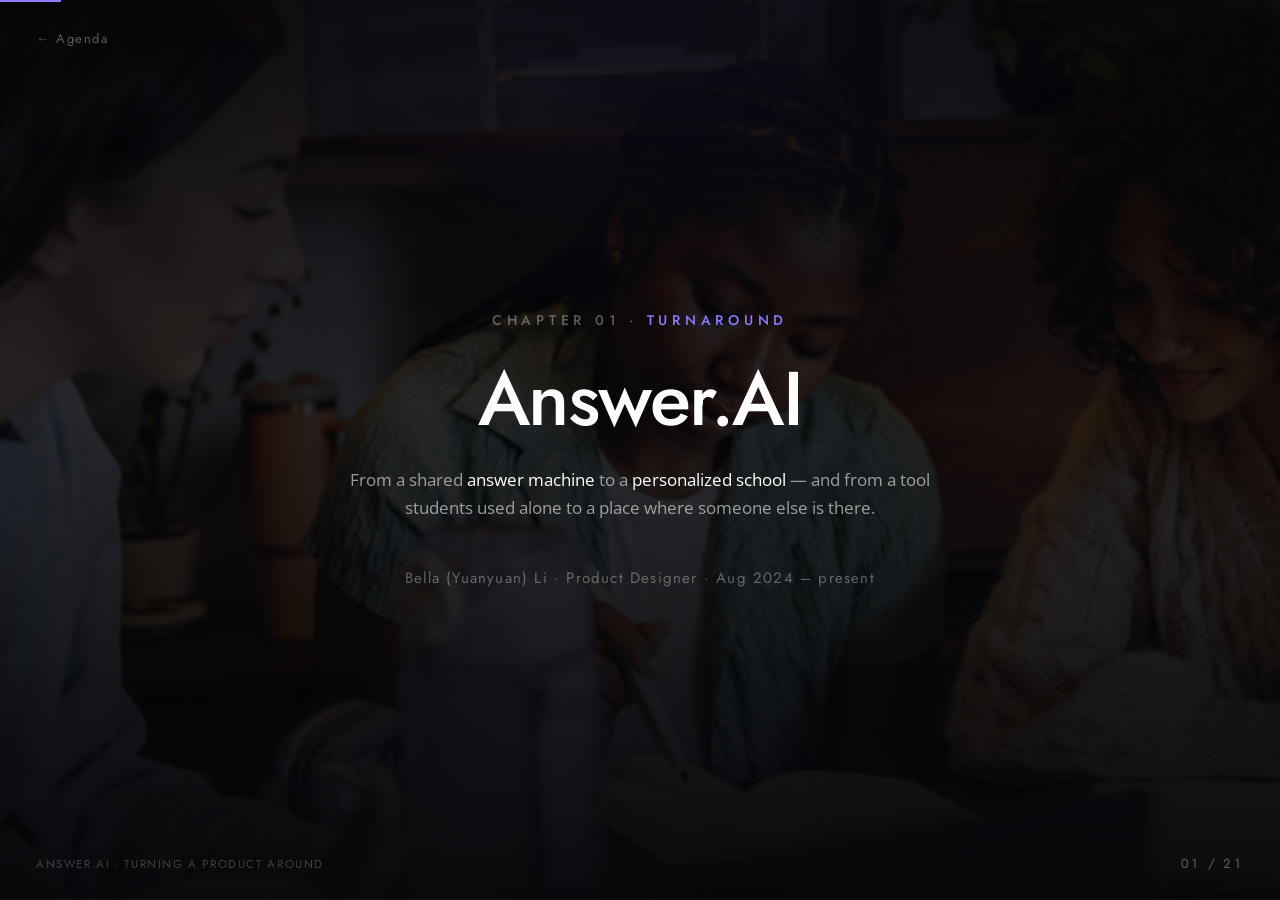
<file: answer.html>
<!doctype html>
<html lang="en">
<head>
<meta charset="utf-8" />
<meta name="viewport" content="width=device-width, initial-scale=1" />
<meta name="robots" content="noindex, nofollow" />
<title>Answer.AI · Turning a product around</title>
<link rel="preconnect" href="https://fonts.googleapis.com" />
<link href="https://fonts.googleapis.com/css2?family=Jost:wght@400;500;600&family=Open+Sans:wght@400;600&display=swap" rel="stylesheet" />
<link rel="stylesheet" href="style.css?v=10231" />
<style>
  /* strategy · isometric stack + four layers */
  .promise { display: grid; grid-template-columns: 0.9fr 1.1fr; gap: var(--split-gap,36px); align-items: center; margin-top: 18px; }
  .isoWrap { position: relative; width: 360px; height: 352px; margin: 0 auto; transform: scale(var(--iso-scale, 1.12)); transform-origin: center; }
  .isoWrap .pyr { position: absolute; inset: 0; width: 100%; height: 100%; opacity: 0; transition: opacity 1.2s ease .3s; }
  .slide.on .isoWrap .pyr { opacity: 1; }
  .tile { position: absolute; left: 50%; border-radius: 24px; overflow: hidden; background: rgba(10,12,18,.85); border: 1px solid rgba(255,255,255,.14);
    transform: translateX(-50%) translateY(52px) rotateX(58deg) rotateZ(45deg); opacity: 0;
    transition: transform .7s cubic-bezier(.2,.7,.2,1), opacity .7s ease, box-shadow .3s ease, border-color .3s ease; }
  .tile.t1 { background: radial-gradient(circle at 50% 50%, rgba(255,255,255,.10), rgba(10,12,18,.85) 72%); box-shadow: 0 0 70px rgba(255,255,255,.22); }
  .slide.on .tile { transform: translateX(-50%) translateY(0) rotateX(58deg) rotateZ(45deg); opacity: 1; }
  .slide.on .tile.t1 { transition-delay: .5s; } .slide.on .tile.t2 { transition-delay: .66s; }
  .slide.on .tile.t3 { transition-delay: .82s; } .slide.on .tile.t4 { transition-delay: .98s; }
  .promise:has(.prow2.l1:is(:hover, .hov)) .tile.t1 { border-color: var(--core); box-shadow: 0 0 60px rgba(138,133,255,.45); }
  .promise:has(.prow2.l2:is(:hover, .hov)) .tile.t2 { border-color: var(--stay); box-shadow: 0 0 40px rgba(105,226,255,.4); }
  .promise:has(.prow2.l3:is(:hover, .hov)) .tile.t3 { border-color: var(--reach); box-shadow: 0 0 40px rgba(75,255,201,.4); }
  .promise:has(.prow2.l4:is(:hover, .hov)) .tile.t4 { border-color: var(--personal); box-shadow: 0 0 40px rgba(255,206,33,.4); }
  .promise:has(.prow2:is(:hover, .hov)) .prow2:not(:is(:hover, .hov)) { opacity: .5; }
  .prow2 { transition: opacity .2s ease-out; cursor: default; }
  .promise { position: relative; }
  .plink { position: absolute; height: 1px; pointer-events: none; opacity: 0; transition: opacity .2s ease-out; background: linear-gradient(90deg, var(--lc, #8b7cff), rgba(255,255,255,.35)); transform-origin: left center; }
  .plink.on { opacity: 1; }
  .plink::before, .plink::after { content: ""; position: absolute; top: 50%; width: 6px; height: 6px; border-radius: 50%; transform: translateY(-50%); }
  .plink::before { left: -3px; background: var(--lc, #8b7cff); box-shadow: 0 0 8px var(--lc, #8b7cff); }
  .plink::after { right: -3px; background: rgba(255,255,255,.6); }
  .prow2 .desc, .prow2 em { opacity: 0; transition: opacity .25s ease-out; }
  .prow2:is(:hover, .hov) .desc, .prow2:is(:hover, .hov) em { opacity: 1; }
  .promise:has(.prow2.l1:is(:hover, .hov)) .tile:not(.t1), .promise:has(.prow2.l2:is(:hover, .hov)) .tile:not(.t2),
  .promise:has(.prow2.l3:is(:hover, .hov)) .tile:not(.t3), .promise:has(.prow2.l4:is(:hover, .hov)) .tile:not(.t4) { opacity: .35; }
  .promise:has(.prow2:is(:hover, .hov)) .prow2:not(:is(:hover, .hov)) { opacity: .5; }
  .plist2 { display: flex; flex-direction: column; gap: 22px; }
  .plist2 .prow2 { width: 100%; display: grid; grid-template-columns: 40px 1fr; gap: 12px; align-items: center; }
  .prow2 .n { font-family: var(--serif); font-size: 22px; letter-spacing: .04em; }
  .prow2 b { font-family: var(--serif); font-weight: 500; font-size: 17px; color: var(--ink); }
  .prow2 i { font-style: normal; color: var(--faint); margin: 0 8px; }
  .prow2 div { font-size: 13.5px; color: var(--dim); line-height: 1.45; }
  .prow2 em { display: block; font-style: italic; color: rgba(255,255,255,.5); font-size: 13px; margin-top: 2px; }
  .prow2.l1 .n { color: var(--core); } .prow2.l2 .n { color: var(--stay); } .prow2.l3 .n { color: var(--reach); } .prow2.l4 .n { color: var(--personal); }
  .pfoot { text-align: center; margin-top: 22px; font-size: 12.5px; color: var(--faint); font-family: var(--serif); letter-spacing: .04em; }
  .pfoot span b { color: var(--ink); font-weight: 600; }
  .pfoot span { display: block; margin-top: 8px; font-size: 17px; color: var(--ink); letter-spacing: 0; }
  .layers { display: flex; flex-direction: column; align-items: center; gap: 10px; margin-top: 46px; }
  .layer {
    font-family: var(--serif);
    border: 1px solid var(--line);
    border-radius: 12px;
    padding: 14px 26px;
    display: flex;
    gap: 18px;
    align-items: baseline;
    background: var(--card);
  }
  .layer .n { font-size: 13px; letter-spacing: 0.2em; }
  .layer .t { font-size: 18px; font-weight: 500; }
  .layer .w { font-size: 13px; color: var(--dim); font-family: var(--body); }
  .l4 { width: 46%; } .l3 { width: 64%; } .l2 { width: 82%; } .l1 { width: 100%; }
  .l1 .n, .l1 .t { color: var(--core); }
  .l2 .n, .l2 .t { color: var(--stay); }
  .l3 .n, .l3 .t { color: var(--reach); }
  .l4 .n, .l4 .t { color: var(--personal); }

  .split { display: grid; grid-template-columns: var(--split-left, 0.9fr) 1.1fr; gap: var(--split-gap, 48px); align-items: center; }
  .split .media { height: var(--media-h, 440px); }
  .duo { display: grid; grid-template-columns: 1fr 1fr; gap: var(--img-gap, 18px); margin-top: 40px; }
  .duo .media { height: var(--media-h, 380px); }

  .opt { border-left: 2px solid var(--line); padding-left: 22px; }
  .opt.win { border-left-color: var(--accent); }
  .opt .lab { font-family: var(--serif); font-size: 13px; letter-spacing: 0.22em; color: var(--faint); text-transform: uppercase; }
  .opt h3 { font-family: var(--serif); font-size: 21px; font-weight: 500; margin: 8px 0 8px; }
  .opt p { font-size: 13.5px; color: var(--dim); }

  .todo {
    display: inline-block;
    font-family: var(--serif);
    font-size: 11px;
    letter-spacing: 0.2em;
    color: #ffce21;
    border: 1px solid rgba(255, 206, 33, 0.4);
    border-radius: 999px;
    padding: 4px 12px;
    margin-bottom: 18px;
    text-transform: uppercase;
  }

  /* title-slide background */
  .hero-bg img {
    opacity: var(--hero-op, 0.34);
    transform: scale(var(--hero-scale, 1.04));
    object-position: center var(--hero-posy, 34%);
    filter: blur(var(--hero-blur, 1px)) saturate(0.95);
  }
  .hero-bg::after {
    background:
      radial-gradient(62% 50% at 50% 47%,
        rgba(5,5,8,var(--scrim, 0.9)) 0%,
        rgba(5,5,8,calc(var(--scrim, 0.9) * 0.66)) 58%,
        rgba(5,5,8,calc(var(--scrim, 0.9) * 0.22)) 100%),
      linear-gradient(180deg, rgba(5,5,8,0.72) 0%, rgba(5,5,8,0.3) 40%, rgba(5,5,8,0.95) 100%);
  }

  /* users slide: photo matches the text column exactly */
  .userssplit { align-items: stretch; }
  .userssplit .media {
    position: relative;
    height: auto;
    min-height: var(--media-h, 210px);
    align-self: stretch;
  }
  .userssplit .media img {
    position: absolute; inset: 0;
    width: 100%; height: 100%;
    object-fit: cover;
    object-position: center var(--photo-y, 26%);
  }

  /* the user need chain */
  .chain { display: flex; align-items: stretch; flex-wrap: nowrap; gap: 7px; margin-top: 34px; justify-content: center; }
  .chain span {
    font-family: var(--serif); font-size: 14px; letter-spacing: .005em; white-space: nowrap;
    display: flex; align-items: center;
    border: 1px solid var(--line); border-radius: 10px; padding: 11px 10px;
    color: var(--dim); background: rgba(255,255,255,0.02);
    transition: border-color .3s ease, color .3s ease, transform .3s ease;
  }
  .chain span:is(:hover, .hov) { color: var(--ink); border-color: rgba(255,255,255,.26); transform: translateY(-2px); }
  .chain span b { color: var(--ink); font-weight: 500; }
  .chain span.hi { color: #cfc4ff; border-color: rgba(139,124,255,.5); background: rgba(139,124,255,.12); }
  .chain i { color: rgba(255,255,255,0.3); font-style: normal; font-size: 15px; flex: none; display: flex; align-items: center; }
  .chain i.dash { flex: none; width: 18px; height: 0; align-self: center; border-top: 1.5px dashed rgba(255,255,255,.3); }

  /* chart slides share one skeleton so the graph never moves between them */
  /* head + chart are centered as a block on both chart slides; the cards on the Turn slide hang below, so the chart never moves */
  .chartslide { display: grid; grid-template-rows: 186px 336px; position: relative; transform: translateY(calc(-1 * clamp(36px, 7vh, 80px))); }
  .chartslide .head { align-self: start; }
  .chartslide .chartwrap { align-self: start; }
  .chartslide .below { position: absolute; left: 0; right: 0; top: calc(186px + 336px + 16px); }
  @media (max-height: 860px) { .chartslide .below { transform: scale(.92); transform-origin: top center; } }
  .chartslide .below .cards { margin-top: 0; }
  .chartslide .below .card { padding: 12px 16px 13px; }
  .chartslide .below .card .tag { margin-bottom: 4px; }
  .chartslide .below .card h3 { font-size: 14px; margin: 0 0 3px; }
  .chartslide .below .card p { font-size: 12.5px; line-height: 1.4; }

  /* growth chart */
  .chart { width: 100%; height: var(--chart-h, 300px); display: block; margin-top: 20px; overflow: visible; }
  .chart .grid line { stroke: rgba(255,255,255,0.07); stroke-width: 1; }
  .chart .ax { fill: rgba(255,255,255,0.32); font-family: var(--serif); font-size: 12px; letter-spacing: .08em; }
  .chart .area { fill: url(#gArea); }
  .chart .area.faded { opacity: 0.35; }
  .chart .ln { fill: none; stroke: var(--accent); stroke-width: 2.5; stroke-linejoin: round; stroke-linecap: round; }
  .chart .ln.dim { stroke: rgba(139,124,255,0.35); }
  .chart .ln.warn { stroke: #ff8f6b; stroke-width: 3; }
  .chart .ln.proj { stroke: rgba(139,124,255,0.55); stroke-width: 2; stroke-dasharray: 7 6; }
  .chart .gap { fill: rgba(255,143,107,0.10); }
  .chart .note.proj { fill: rgba(179,168,255,0.75); }
  .chart .dot { fill: var(--accent); stroke: #050508; stroke-width: 2.5; }
  .chart .dot.warn { fill: #ff8f6b; }
  .chart .mark { stroke: rgba(255,255,255,0.22); stroke-width: 1; stroke-dasharray: 4 5; }
  .chart .note { fill: rgba(255,255,255,0.6); font-family: var(--serif); font-size: 12.5px; }
  .chart .note.hi { fill: #cfc4ff; }
  .chart .note.warn { fill: #ff8f6b; }
  .chartcap { font-size: 11px; color: rgba(255,255,255,0.28); margin-top: 6px; font-family: var(--serif); letter-spacing: .06em; }

  /* pipeline chips */
  .pipe { display: flex; align-items: center; flex-wrap: wrap; gap: 7px; margin-top: 22px; }
  .pipe span {
    font-family: var(--serif); font-size: 11.5px; letter-spacing: .04em;
    border: 1px solid var(--line); border-radius: 7px; padding: 5px 10px; color: var(--dim);
    background: rgba(255,255,255,0.02);
  }
  .pipe span.br { border-color: rgba(139,124,255,.4); color: #cfc4ff; background: rgba(139,124,255,.08); }
  .pipe i { color: rgba(255,255,255,0.28); font-style: normal; font-size: 12px; }


  /* ===== Core · before → after phones ===== */
  .corewrap { display: grid; grid-template-columns: 0.95fr 1.05fr; gap: var(--split-gap,40px); align-items: center; }
  .corelegend { margin-top: 22px; display: flex; flex-direction: column; gap: 10px; }
  .cl { font-size: 13px; color: var(--dim); line-height: 1.5; margin: 0; padding-left: 12px; border-left: 2px solid rgba(255,255,255,.14); }
  .cl b { display: block; font-family: var(--serif); font-weight: 500; font-size: 11px; letter-spacing: .18em; text-transform: uppercase; color: var(--ink); margin-bottom: 2px; }
  .cl.after { border-left-color: var(--core); }
  .cl.after b { color: #cfc4ff; }
  .cl.frag { transform: none; }
  .hstip { position: absolute; z-index: 5; width: 210px; padding: 10px 12px 11px; border-radius: 10px; background: rgba(12,12,18,.94); border: 1px solid rgba(139,124,255,.45); box-shadow: 0 12px 30px rgba(0,0,0,.5); font-size: 12px; color: var(--dim); line-height: 1.45; opacity: 0; transform: translate(-6px, -50%); transition: opacity .2s ease-out, transform .2s ease-out; pointer-events: none; text-align: left; }
  .hstip b { display: block; font-family: var(--serif); font-weight: 500; font-size: 13px; color: #cfc4ff; margin-bottom: 3px; }
  .hstip.on { opacity: 1; transform: translate(0, -50%); }
  .hstip::before { content: ""; position: absolute; left: -5px; top: 50%; width: 8px; height: 8px; transform: translateY(-50%) rotate(45deg); background: rgba(12,12,18,.94); border-left: 1px solid rgba(139,124,255,.45); border-bottom: 1px solid rgba(139,124,255,.45); }
  .hstip.left { transform: translate(6px, -50%); }
  .hstip.left.on { transform: translate(0, -50%); }
  .hstip.left::before { left: auto; right: -5px; transform: translateY(-50%) rotate(-135deg); }
  .corestage { position: relative; height: var(--media-h, 520px); }
  .corestage .ph { position: absolute; top: 50%; left: 50%; height: 100%; aspect-ratio: 1206 / 2622; border-radius: 26px; overflow: hidden; border: 1px solid rgba(255,255,255,.16); background: #000; box-shadow: 0 30px 60px rgba(0,0,0,.5), inset 0 0 0 4px #000; transform: translate(-50%, -50%); transition: transform .75s cubic-bezier(.22,1,.36,1), opacity .55s ease-out, filter .6s ease-out, box-shadow .5s ease-out; }
  .corestage .ph video { position: absolute; inset: 4px; width: calc(100% - 8px); height: calc(100% - 8px); object-fit: cover; border-radius: 22px; }
  .corestage .phlab { position: absolute; left: 50%; bottom: -30px; transform: translateX(-50%); font-family: var(--serif); font-size: 11px; letter-spacing: .2em; text-transform: uppercase; color: var(--faint); white-space: nowrap; }
  .corestage .ph.after { opacity: 0; transform: translate(-50%, -50%) translateX(140px) scale(.9); pointer-events: none; }
  .corestage:has(.stagetrig.shown) .ph.before { transform: translate(-50%, -50%) translateX(-170px) scale(.72); filter: brightness(.55); }
  .corestage:has(.stagetrig.shown) .ph.after { opacity: 1; transform: translate(-50%, -50%) translateX(95px) scale(1); pointer-events: auto; }
  .corestage:has(.stagetrig.shown) .ph.after .phlab { color: #cfc4ff; }
  .hs { position: absolute; width: 18px; height: 18px; margin: -9px 0 0 -9px; border-radius: 50%; border: 0; padding: 0; cursor: pointer; background: rgba(139,124,255,.95); box-shadow: 0 0 0 4px rgba(139,124,255,.25), 0 0 16px rgba(139,124,255,.6); opacity: 0; transform: scale(.6); transition: opacity .3s ease-out, transform .3s ease-out, box-shadow .2s; }
  .hs::after { content: ""; position: absolute; inset: -10px; border-radius: 50%; border: 1px solid rgba(139,124,255,.6); animation: hsPulse 1.8s ease-out infinite; }
  @keyframes hsPulse { 0% { transform: scale(.6); opacity: .9; } 100% { transform: scale(1.5); opacity: 0; } }
  .corestage:has(.stagetrig.shown) .ph.after:is(:hover, .hov) .hs, .corestage:has(.stagetrig.shown) .ph.after .hs.on { opacity: 1; transform: scale(1); }
  .hs:is(:hover, .hov), .hs.on { box-shadow: 0 0 0 6px rgba(139,124,255,.35), 0 0 24px rgba(139,124,255,.9); }
  /* ===== Stay · study-room "why" mode ===== */
  .trio .ph { position: relative; }
  .trio .ph img.alt { position: absolute; inset: 0; opacity: 0; transition: opacity .35s ease-out, transform .5s cubic-bezier(.22,1,.36,1); }
  .trio figure:is(:hover, .hov) .ph img.alt { opacity: 1; }
  .trio .roomfig { cursor: pointer; }
  .tapme { position: absolute; right: 10px; bottom: 10px; font-family: var(--serif); font-size: 11px; letter-spacing: .12em; text-transform: uppercase; color: var(--ink); background: rgba(0,0,0,.55); border: 1px solid rgba(255,255,255,.25); border-radius: 999px; padding: 5px 10px; backdrop-filter: blur(6px); transition: background .2s, border-color .2s; }
  .roomfig:is(:hover, .hov) .tapme { background: rgba(105,226,255,.18); border-color: var(--stay); }
  .roomwhy { display: none; grid-template-columns: 300px 1fr; gap: 36px; align-items: center; margin-top: 30px; }
  .staywrap.roommode .trio { display: none; }
  .staywrap.roommode .roomwhy { display: grid; animation: rwIn .45s cubic-bezier(.22,1,.36,1) both; }
  @keyframes rwIn { from { opacity: 0; transform: translateY(12px); } to { opacity: 1; transform: none; } }
  .rw-img { height: var(--tile-h, 380px); border-radius: 16px; overflow: hidden; }
  .rw-img img { width: 100%; height: 100%; object-fit: cover; object-position: center var(--photo-y,50%);
    -webkit-mask-image: linear-gradient(90deg, transparent 0, #000 12%, #000 88%, transparent 100%), linear-gradient(180deg, transparent 0, #000 12%, #000 88%, transparent 100%);
    mask-image: linear-gradient(90deg, transparent 0, #000 12%, #000 88%, transparent 100%), linear-gradient(180deg, transparent 0, #000 12%, #000 88%, transparent 100%);
    -webkit-mask-composite: source-in; mask-composite: intersect; }
  .rw-eyebrow { font-family: var(--serif); font-size: 11px; letter-spacing: .2em; text-transform: uppercase; color: var(--stay); margin-bottom: 8px; }
  .rw-text h3 { font-family: var(--serif); font-weight: 500; font-size: 24px; line-height: 1.2; margin: 0 0 10px; color: var(--ink); }
  .rw-text p { font-size: 14px; color: var(--dim); line-height: 1.55; margin: 0; max-width: 560px; }
  .rw-stats { display: grid; grid-template-columns: repeat(4, auto); gap: 22px; margin: 18px 0 14px; justify-content: start; }
  .rw-stats b { display: block; font-family: var(--serif); font-size: 26px; white-space: nowrap; font-weight: 500; letter-spacing: -.02em; color: var(--ink); line-height: 1; }
  .rw-stats span { display: block; font-size: 11.5px; color: var(--dim); margin-top: 6px; max-width: 150px; line-height: 1.35; }
  .rw-note { font-size: 12.5px !important; color: rgba(255,255,255,.5) !important; font-style: italic; }
  .rw-back { margin-top: 16px; font: inherit; font-family: var(--serif); font-size: 12px; letter-spacing: .08em; color: var(--dim); background: transparent; border: 1px solid var(--line); border-radius: 999px; padding: 7px 14px; cursor: pointer; transition: color .2s, border-color .2s; }
  .rw-back:is(:hover, .hov) { color: var(--ink); border-color: rgba(255,255,255,.35); }
  /* ===== Reach · drag-to-compare + tutors ===== */
  .rtext { display: grid; }
  .rtext .rt { grid-area: 1 / 1; transition: opacity .4s ease-out, transform .4s ease-out; }
  .rtext .rt.after { opacity: 0; transform: translateY(8px); pointer-events: none; }
  .reachwrap:has(.stagetrig.shown) .rt.before { opacity: 0; transform: translateY(-8px); pointer-events: none; }
  .reachwrap:has(.stagetrig.shown) .rt.after { opacity: 1; transform: none; pointer-events: auto; }
  .reachgrid { display: grid; grid-template-columns: auto 1fr; gap: var(--split-gap, 36px); align-items: center; margin-top: 24px; }
  /* the IP sits centre-stage until the cast arrives */
  .reachwrap:not(.reswrap):not(:has(.casttrig.shown)) .reachgrid { grid-template-columns: 1fr; justify-items: center; margin-top: 58px; }
  .reachwrap:not(.reswrap):not(:has(.casttrig.shown)) .tutors { display: none; }
  .reachwrap:not(.reswrap):has(.stagetrig.shown):not(:has(.casttrig.shown)) .cmp { transform: scale(1.12); }
  .cmp { position: relative; height: min(var(--media-h, 410px), calc(100vh - 460px)); aspect-ratio: 1600 / 885; max-width: 100%; border-radius: 16px; overflow: hidden; border: 1px solid var(--line); background: #000; cursor: ew-resize; user-select: none; touch-action: none; transition: transform .35s ease-out, box-shadow .35s ease-out, border-color .35s ease-out; }
  .slide.on .cmp.revealed { transform: scale(1.02); border-color: rgba(75,255,201,.55); box-shadow: 0 0 0 1px rgba(75,255,201,.25), 0 0 50px rgba(75,255,201,.28), 0 24px 60px rgba(0,0,0,.5); }
  .cmp-after, .cmp-before { position: absolute; inset: 0; }
  .cmp img, .cmp video { width: 100%; height: 100%; object-fit: cover; display: block; pointer-events: none; }
  .cmp-before { clip-path: inset(0 calc(100% - var(--x)) 0 0); }
  .cmp-bar { position: absolute; top: 0; bottom: 0; left: var(--x); width: 2px; margin-left: -1px; background: #fff; box-shadow: 0 0 12px rgba(0,0,0,.6); }
  .cmp-knob { position: absolute; top: 50%; left: 50%; transform: translate(-50%, -50%); width: 40px; height: 40px; border-radius: 50%; background: #fff; color: #111; font-family: var(--serif); font-size: 12px; letter-spacing: -.05em; display: flex; align-items: center; justify-content: center; box-shadow: 0 6px 20px rgba(0,0,0,.45); }
  .cmp-lab { position: absolute; top: 12px; font-family: var(--serif); font-size: 11.5px; letter-spacing: .06em; color: var(--ink); background: rgba(0,0,0,.55); border: 1px solid rgba(255,255,255,.2); border-radius: 999px; padding: 5px 12px; backdrop-filter: blur(6px); }
  .cmp-lab.l { left: 12px; } .cmp-lab.r { right: 12px; }
  .tutors { display: flex; flex-direction: column; gap: 10px; }
  .tutgif { width: auto; height: 84px; max-width: 100%; object-fit: contain; display: block; margin: 0 auto 2px; }
  .tut { padding: 10px 12px; border-radius: 14px; border: 1px solid var(--line); background: var(--card); cursor: default; transition: border-color .25s ease-out, opacity .25s ease-out, background .25s ease-out; }
  .tuthead { display: grid; grid-template-columns: 48px 1fr; gap: 12px; align-items: center; }
  .tuthead img { width: 48px; height: 48px; object-fit: contain; }
  .tut b { display: block; font-family: var(--serif); font-weight: 500; font-size: 15px; color: var(--ink); }
  .tut b i { font-style: normal; font-weight: 400; font-size: 11px; letter-spacing: .08em; color: var(--faint); }
  .tut span { font-size: 12px; color: var(--dim); line-height: 1.4; }
  .talk { display: grid; grid-template-rows: 0fr; transition: grid-template-rows .35s ease-out; }
  .talk > div { overflow: hidden; }
  .tut:is(:hover, .hov) .talk, .tut:focus .talk { grid-template-rows: 1fr; }
  .tut:is(:hover, .hov), .tut:focus { border-color: rgba(75,255,201,.45); background: rgba(75,255,201,.05); outline: none; }
  .tut.frag:not(.shown) { pointer-events: none; }
  .tutors:is(:hover, .hov) .tut.shown:not(:is(:hover, .hov)) { opacity: .55; }
  .tklab { font-family: var(--serif); font-size: 10px; letter-spacing: .18em; text-transform: uppercase; color: var(--reach); margin: 10px 0 6px; }
  .tktags { display: flex; flex-wrap: wrap; gap: 5px; margin-bottom: 8px; }
  .tktags span { font-size: 10.5px; color: var(--ink); border: 1px solid rgba(255,255,255,.16); border-radius: 999px; padding: 3px 8px; }
  .bubble { font-size: 12px; color: var(--ink); line-height: 1.45; background: rgba(255,255,255,.06); border-radius: 12px 12px 12px 4px; padding: 8px 10px; }
  .bubble em { font-style: italic; }
  .tut.frag:nth-child(2) { transition-delay: .12s; } .tut.frag:nth-child(3) { transition-delay: .24s; }
  /* ===== Personal · portfolio layout ===== */
  .ptabs { position: relative; margin-top: 18px; }
  .ptabtrig { position: absolute; width: 0; height: 0; }
  .ptabs .tabs { justify-content: flex-start; }
  .ptabs .tab.t1 { color: var(--ink); border-color: rgba(255,206,33,.55); background: rgba(255,206,33,.10); }
  .ptabs:has(.ptabtrig.shown) .tab.t1 { color: var(--dim); border-color: var(--line); background: var(--card); }
  .ptabs:has(.ptabtrig.shown) .tab.t2 { color: var(--ink); border-color: rgba(255,206,33,.55); background: rgba(255,206,33,.10); }
  .ppanel { display: grid; grid-template-columns: minmax(300px, 1fr) auto; gap: var(--split-gap, 44px); align-items: center; margin-top: 22px; }
  .ppanel.p2 { display: none; }
  .ptabs:has(.ptabtrig.shown) .ppanel.p1 { display: none; }
  .ptabs:has(.ptabtrig.shown) .ppanel.p2 { display: grid; animation: rwIn .4s cubic-bezier(.22,1,.36,1) both; }
  .ptext { margin: 0; font-size: 14.5px; line-height: 1.6; color: var(--dim); max-width: 420px; }
  .ptext em { font-style: normal; color: var(--ink); }
  .psteps { display: flex; flex-direction: column; gap: 18px; max-width: 420px; }
  .pstep { position: relative; padding-left: 16px; border-left: 2px solid rgba(255,206,33,.45); }
  .pstep .pn { display: block; font-family: var(--serif); font-size: 10.5px; letter-spacing: .2em; text-transform: uppercase; color: var(--personal); margin-bottom: 4px; }
  .pstep b { display: block; font-family: var(--serif); font-weight: 500; font-size: 17px; color: var(--ink); margin-bottom: 6px; }
  .pstep p { margin: 0; font-size: 13.5px; line-height: 1.55; color: var(--dim); }
  .pstep { transition: border-color .25s ease-out; }
  .pstep:is(:hover, .hov) { border-left-color: var(--personal); }
  .pswap { display: grid; }
  .pswap > * { grid-area: 1 / 1; transition: opacity .3s ease-out, transform .3s ease-out; }
  .pdata { display: flex; gap: 18px; align-self: center; opacity: 0; transform: translateY(6px); pointer-events: none; }
  .pdata > div { flex: 1; }
  .pdata b { display: block; font-family: var(--serif); font-weight: 500; font-size: 20px; letter-spacing: -.01em; color: var(--ink); line-height: 1.1; margin: 0; white-space: nowrap; }
  .pdata span { display: block; font-size: 11px; color: var(--dim); line-height: 1.35; margin-top: 4px; }
  .pdata i { font-style: normal; color: var(--personal); }
  .pdata.on { opacity: 1; transform: none; pointer-events: auto; max-width: 440px; margin-top: 18px; gap: 20px; }
  .pbul { margin: 0; padding: 0; list-style: none; max-width: 520px; }
  .pbul li { position: relative; padding-left: 16px; margin-top: 9px; font-size: 15px; line-height: 1.5; color: var(--dim); }
  .pbul li:first-child { margin-top: 0; }
  .pbul li::before { content: ""; position: absolute; left: 1px; top: 9px; width: 5px; height: 5px; border-radius: 50%; background: var(--personal); opacity: .8; }
  .pbul b { color: var(--ink); font-weight: 600; }
  .pbulnote { margin: 16px 0 0; max-width: 520px; font-size: 14px; line-height: 1.5; color: var(--faint);
    border-left: 2px solid rgba(255,206,33,.4); padding-left: 14px; }
  .phint { font-family: var(--serif); font-size: 11px; letter-spacing: .08em; color: var(--faint); margin-top: 14px; }
  /* step 1 first, step 2 on the next space */
  .pstep, .ptiles.two figure { transition: opacity .45s ease-out, border-color .25s ease-out, filter .45s ease-out; }
  .pstep { cursor: pointer; }
  .pstep .pswap { display: none; }
  .ptabs:not(:has(.pstep2trig.shown)) .pstep[data-k="step1"] .pswap,
  .ptabs:has(.pstep2trig.shown) .pstep[data-k="step2"] .pswap { display: block; }
  .ptabs:not(:has(.pstep2trig.shown)) .pstep[data-k="step2"],
  .ptabs:has(.pstep2trig.shown) .pstep[data-k="step1"] { opacity: .38; border-left-color: rgba(255,255,255,.14); }
  .ptabs:not(:has(.pstep2trig.shown)) .pstep[data-k="step2"]:is(:hover, .hov),
  .ptabs:has(.pstep2trig.shown) .pstep[data-k="step1"]:is(:hover, .hov) { opacity: .62; }
  .pstep .pdata { position: static; opacity: 1; transform: none; pointer-events: auto; margin-top: 12px; }
  .ppanel.p1 { position: relative; }
  .ppair { align-items: end; }
  .ptabs:not(:has(.pstep2trig.shown)) .ppair[data-s="2"] { display: none; }
  .ptabs:has(.pstep2trig.shown) .ppair[data-s="1"] { display: none; }
  .ppair .pbefore figcaption { opacity: .6; }
  .ptph { position: absolute; inset: 0; display: grid; place-items: center; text-align: center; gap: 6px;
    border: 1px dashed rgba(255,255,255,.2); border-radius: inherit; font-family: var(--serif); font-size: 12px;
    letter-spacing: .1em; color: var(--faint); line-height: 1.7; }
  .ptph span { display: block; font-size: 10.5px; opacity: .7; }
  .ptiles { display: grid; grid-template-columns: repeat(3, 1fr); gap: var(--img-gap, 22px); margin-top: 18px; }
  .ptiles.two { grid-template-columns: repeat(2, auto); justify-content: end; gap: var(--img-gap, 22px); margin-top: 0; }
  .ptiles.two .pt { height: min(var(--tile-h, 400px), calc(100vh - 420px)); aspect-ratio: 1212 / 1520; width: auto; }
  .ptiles.two.ppair .pbefore .pt { height: calc(min(var(--tile-h, 400px), 100vh - 420px) * .78); opacity: .6; filter: saturate(.55) brightness(.85); }
  .ptiles.two figure { width: max-content; }
  .ptiles figure { margin: 0; }
  .pt { position: relative; height: var(--tile-h, 300px); border-radius: 16px; overflow: hidden; border: 1px solid var(--line); background: rgba(255,255,255,.03); transition: transform .35s ease-out, border-color .35s ease-out; }
  .ptiles figure:is(:hover, .hov) .pt { transform: translateY(-4px); border-color: rgba(255,206,33,.45); }
  .pt img, .pt video { position: absolute; inset: 0; width: 100%; height: 100%; object-fit: cover; }
  .pt .alt { opacity: 0; transition: opacity .35s ease-out; }
  .ptiles figure:is(:hover, .hov) .pt .alt { opacity: 1; }
  .ptiles figcaption { margin-top: 12px; font-family: var(--serif); font-size: 14px; color: var(--ink); }
  .ptiles figcaption span { display: block; font-size: 12px; color: var(--dim); margin-top: 3px; font-family: var(--body); }
  /* ===== Results → Grateful ===== */
  .gratbg { opacity: 0; transition: opacity .8s ease-out; }
  .gratbg img { width: 100%; height: 100%; object-fit: cover; object-position: center var(--hero-posy, 40%); opacity: var(--hero-op, .5); filter: blur(var(--hero-blur, 0px)) saturate(.8); transform: scale(var(--hero-scale, 1)); }
  .gratgif { position: absolute; right: 56px; bottom: 64px; width: min(300px, 22vw); z-index: 3; opacity: 0; transform: translateY(12px); transition: opacity .6s ease-out .3s, transform .6s ease-out .3s; pointer-events: none; }
  .slide:has(.grattrig.shown) .gratgif, .gratgif.on { opacity: 1; transform: none; }
  .gratbg::after { background: linear-gradient(180deg, rgba(5,5,8,var(--scrim, .8)) 0%, rgba(5,5,8,calc(var(--scrim, .8) * .75)) 45%, rgba(5,5,8,calc(var(--scrim, .8) * .6)) 100%); }
  .slide:has(.grattrig.shown) .gratbg, .gratbg.on { opacity: 1; }
  .confetti { position: absolute; left: 50%; top: -3%; width: min(62%, 820px); transform: translateX(-50%); pointer-events: none; z-index: 1; opacity: 0; transition: opacity .5s ease-out; }
  .slide.on .confetti.play { opacity: 1; }
  .slide:has(.grattrig.shown) .confetti { opacity: 0 !important; }
  .reswrap { display: grid; }
  .reswrap .res, .reswrap .grat { grid-area: 1 / 1; transition: opacity .5s ease-out, transform .5s ease-out; }
  .reswrap .grat { opacity: 0; transform: translateY(10px); pointer-events: none; }
  .reswrap:has(.grattrig.shown) .res { opacity: 0; transform: translateY(-10px); pointer-events: none; }
  .reswrap:has(.grattrig.shown) .grat { opacity: 1; transform: none; pointer-events: auto; }
  .resbody { position: relative; margin-top: 26px; }
  .rescmp { height: min(var(--media-h, 470px), calc(100vh - 400px)); margin: 0 auto; transform-origin: left center; transition: opacity .45s ease-out, transform .45s ease-out, box-shadow .35s ease-out, border-color .35s ease-out; }
  .resstats { position: absolute; right: 0; top: 50%; width: 380px; margin: 0; display: grid; grid-template-columns: 1fr 1fr; gap: 12px; opacity: 0; transform: translate(16px, -50%); pointer-events: none; transition: opacity .5s ease-out .35s, transform .5s ease-out .35s; }
  .resstats .stat { padding: 18px 18px 16px; }
  .resstats .stat.wide { grid-column: 1 / -1; }
  .resstats .num { font-size: 34px; }
  .resstats .stat:not(.wide) .num { font-size: 26px; }
  .resstats .lab { font-size: 12px; }
  .reswrap:has(.numtrig.shown) .rescmp { transform: translateX(var(--cmp-shift, -95px)) scale(.72) !important; }
  .reswrap:has(.numtrig.shown) .resstats { opacity: 1; transform: translate(0, -50%); pointer-events: auto; }
  .slide.on .reswrap .cmp.revealed { transform: scale(1.06); border-color: rgba(139,124,255,.6); box-shadow: 0 0 0 1px rgba(139,124,255,.3), 0 0 70px rgba(139,124,255,.35), 0 30px 70px rgba(0,0,0,.55); }
  .gratline { margin-top: 26px; font-family: var(--serif); font-size: 22px; color: var(--ink); }
  .gratline em { font-style: normal; color: #cfc4ff; }
  /* ===== fragments (within-slide builds) ===== */
  .frag { opacity: 0; transform: translateY(12px); transition: opacity .22s ease-out, transform .22s ease-out; }
  .frag.shown { opacity: 1; transform: none; }
  tbody.frag { transform: none; }
  @media print { .frag { opacity: 1 !important; transform: none !important; } }

  /* ===== page 1 · three paths ===== */
  .paths { display: grid; grid-template-columns: repeat(3, 1fr); gap: 14px; margin-top: 28px; }
  .path {
    position: relative; min-height: 362px; padding: 22px 22px 20px;
    background: var(--card); border: 1px solid var(--line); border-radius: 16px;
    transition: background .2s ease-out, border-color .2s ease-out, opacity .2s ease-out;
    outline: none; cursor: default;
  }
  .path { overflow: hidden; }
  .path .pbg {
    position: absolute; inset: 0; width: 100%; height: 100%; object-fit: cover;
    opacity: var(--pbg-op, .22); filter: saturate(.85);
    transform: scale(1.03); transition: opacity .25s ease-out, transform .5s ease-out;
    pointer-events: none;
  }
  .path::before {
    content: ""; position: absolute; inset: 0; pointer-events: none;
    background: linear-gradient(180deg, rgba(5,5,8,.78) 0%, rgba(5,5,8,.5) 45%, rgba(5,5,8,.85) 100%);
  }
  .path .ptop, .path .preveal { position: relative; z-index: 1; }
  .path .preveal { position: absolute; }
  .path:is(:hover, .hov) .pbg, .path.lock .pbg { opacity: var(--pbg-op-hover, .34); transform: scale(1.06); }
  .path .pno { font-family: var(--serif); font-size: 11.5px; letter-spacing: .22em; text-transform: uppercase; color: rgba(255,255,255,.5); }
  .path .pq { font-family: var(--serif); font-size: 18px; line-height: 1.32; color: var(--ink); margin: 12px 0 8px; }
  .path .pwho { font-size: 12px; color: rgba(255,255,255,.7); }
  .path .ptop { transition: transform .2s ease-out; }
  .ptags { display: flex; gap: 6px; margin-top: 14px; }
  .ptags span { font-family: var(--serif); font-size: 10.5px; letter-spacing: .08em; text-transform: uppercase; color: rgba(255,255,255,.75); border: 1px solid rgba(255,255,255,.18); border-radius: 6px; padding: 3px 8px; background: rgba(5,5,8,.35); }
  .preveal {
    position: absolute; left: 22px; right: 22px; bottom: 20px;
    opacity: 0; transform: translateY(8px); transition: opacity .2s ease-out, transform .2s ease-out;
    pointer-events: none;
  }
  .plab { font-family: var(--serif); font-size: 10.5px; letter-spacing: .22em; text-transform: uppercase; color: var(--faint); margin-bottom: 4px; }
  .pnum { font-family: var(--serif); font-size: 30px; font-weight: 500; letter-spacing: -.02em; color: #cfc4ff; line-height: 1.05; }
  .psrc { font-size: 11px; color: var(--dim); line-height: 1.4; margin-top: 4px; }
  .ptake { font-size: 11.5px; color: rgba(255,255,255,.82); margin-top: 9px; padding-top: 9px; border-top: 1px solid var(--line); }
  .path:is(:hover, .hov), .path.lock { background: rgba(139,124,255,.07); border-color: rgba(139,124,255,.35); }
  .path:is(:hover, .hov) .ptop, .path.lock .ptop { transform: translateY(-12px); }
  .path:is(:hover, .hov) .preveal, .path.lock .preveal { opacity: 1; transform: none; }
  .paths:is(:hover, .hov) .path:not(:is(:hover, .hov)), .paths.haslock .path:not(.lock):not(:is(:hover, .hov)) { opacity: .45; }
  .paths.haslock .path.lock { opacity: 1; }
  .discstage { position: relative; }
  .stagetrig { position: absolute; width: 0; height: 0; }
  .dphoto { position: absolute; left: 0; right: 0; top: 0; bottom: 0; z-index: 3; overflow: hidden; transition: opacity .45s ease-out, transform .45s ease-out; }
  .dphoto img {
    width: 100%; height: 100%; object-fit: cover; object-position: center var(--photo-y,38%);
    opacity: var(--pbg-op, .82);
    -webkit-mask-image: linear-gradient(90deg, transparent 0, #000 10%, #000 90%, transparent 100%), linear-gradient(180deg, transparent 0, #000 14%, #000 86%, transparent 100%);
    mask-image: linear-gradient(90deg, transparent 0, #000 10%, #000 90%, transparent 100%), linear-gradient(180deg, transparent 0, #000 14%, #000 86%, transparent 100%);
    -webkit-mask-composite: source-in; mask-composite: intersect;
  }
  .dcap { position: absolute; left: 18px; bottom: 16px; font-family: var(--serif); font-size: 12px; letter-spacing: .14em; text-transform: uppercase; color: rgba(255,255,255,.85); padding: 6px 10px; border-radius: 999px; background: rgba(0,0,0,.45); backdrop-filter: blur(6px); }
  .discstage:has(.stagetrig.shown) .dphoto { opacity: 0; transform: scale(1.02); pointer-events: none; }
  .discstage .paths { transform: translateY(6px); }
  .discstage:not(:has(.stagetrig.shown)) .paths { opacity: 0; }
  .discstage .paths { transition: opacity .45s ease-out .15s, transform .45s ease-out .15s; }
  .discstage:has(.stagetrig.shown) .paths { transform: none; }
  .pathsfoot { margin-top: 22px; font-family: var(--serif); font-size: 15px; color: var(--dim); letter-spacing: .02em; }

  /* ===== page 2 · two lenses ===== */
  .lens { position: relative; margin-top: 22px; }
  .tabtrigger { position: absolute; width: 0; height: 0; }
  .tabs { display: flex; justify-content: flex-start; gap: 8px; }
  .tab {
    font-family: var(--serif); font-size: 13px; letter-spacing: .06em; color: var(--dim);
    background: var(--card); border: 1px solid var(--line); border-radius: 999px; padding: 9px 20px;
    cursor: pointer; transition: all .2s ease-out;
  }
  .tab span { color: var(--faint); margin-right: 8px; letter-spacing: .18em; font-size: 11px; }
  .tab.on, .lens:not(:has(.tabtrigger.shown)) .tab.t1, .lens:has(.tabtrigger.shown) .tab.t2 {
    color: var(--ink); border-color: rgba(139,124,255,.55); background: rgba(139,124,255,.12);
  }
  .lens:has(.tabtrigger.shown) .tab.t1 { color: var(--dim); border-color: var(--line); background: var(--card); }
  .panel { max-width: 760px; margin: 22px 0 0; min-height: 300px; }
  .panel.p2 { display: none; }
  .lens:has(.tabtrigger.shown) .panel.p1 { display: none; }
  .lens:has(.tabtrigger.shown) .panel.p2 { display: block; }
  .pq2 { text-align: left; font-size: 13.5px; color: var(--dim); margin-bottom: 18px; }

  /* matrix with short verdicts + column icons */
  .panel.p1 { max-width: 860px; }
  .fitmatrix { width: 100%; border-collapse: collapse; table-layout: fixed; }
  .fitmatrix th, .fitmatrix td { padding: 11px 12px; border-top: 1px solid var(--line); text-align: left; vertical-align: middle; }
  .fitmatrix thead th { border-top: 0; padding-top: 0; padding-bottom: 10px; }
  .fitmatrix thead th:first-child { width: 28%; }
  .fitmatrix th:first-child { padding-left: 0; }
  .colhead { display: inline-flex; align-items: center; gap: 8px; font-family: var(--serif); font-size: 11px; letter-spacing: .2em; text-transform: uppercase; color: rgba(255,255,255,.62); font-weight: 500; }
  .colhead svg { width: 20px; height: 20px; flex: none; stroke: currentColor; fill: none; stroke-width: 1.6; stroke-linecap: round; stroke-linejoin: round; opacity: .85; }
  .fitmatrix thead th.dl .colhead { color: #cfc4ff; }
  .fitmatrix thead th.dl .colhead svg { opacity: 1; filter: drop-shadow(0 0 6px rgba(139,124,255,.5)); }
  .fitmatrix tbody th { font-family: var(--serif); font-weight: 500; font-size: 14px; color: var(--ink); }
  .fitmatrix tbody tr { transition: opacity .2s ease-out, background .2s ease-out; }
  .fitmatrix tbody:is(:hover, .hov) tr:not(:is(:hover, .hov)) { opacity: .4; }
  .fitmatrix tbody tr:is(:hover, .hov) { background: rgba(255,255,255,.035); }
  .cell {
    display: inline-block; font-size: 13px; line-height: 1.35;
    transform: translateY(6px); opacity: 0; transition: transform .35s cubic-bezier(.22,1,.36,1), opacity .35s ease-out;
  }
  .slide.on .cell { transform: none; opacity: 1; }
  .slide.on tr:nth-child(1) .cell { transition-delay: .25s; } .slide.on tr:nth-child(2) .cell { transition-delay: .4s; }
  .slide.on tr:nth-child(3) .cell { transition-delay: .55s; } .slide.on tr:nth-child(4) .cell { transition-delay: .7s; }
  .cell.low { color: rgba(255,255,255,.58); }
  .cell.half { color: rgba(255,255,255,.82); }
  .cell.full { color: #cfc4ff; font-weight: 600; }
  .legend { display: flex; justify-content: center; gap: 20px; margin-top: 16px; font-size: 11.5px; color: var(--dim); font-family: var(--serif); letter-spacing: .04em; align-items: center; }
  .legend .ill { color: var(--faint); margin-left: 8px; }

  /* small probes · text left, phone right */
  .panel.p2 { max-width: 900px; }
  .probes { position: relative; display: grid; grid-template-columns: 1fr 240px; gap: var(--split-gap,64px); align-items: start; }
  .pleft { display: flex; flex-direction: column; }
  .pleft .pq2 { margin-bottom: 16px; }
  .plist { display: flex; flex-direction: column; gap: 8px; }
  .pitem {
    text-align: left; width: 100%; border-radius: 12px; border: 1px solid var(--line); background: var(--card);
    padding: 12px 14px; cursor: pointer; color: inherit; font: inherit;
    transition: border-color .2s ease-out, background .2s ease-out, opacity .2s ease-out, transform .25s ease-out;
    transform: translateX(-8px); opacity: 0;
  }
  .lens:has(.tabtrigger.shown) .pitem { transform: none; opacity: 1; }
  .lens:has(.tabtrigger.shown) .pitem:nth-child(2) { transition-delay: .1s; }
  .lens:has(.tabtrigger.shown) .pitem:nth-child(3) { transition-delay: .2s; }
  .pitem.on { border-color: rgba(255,255,255,.22); background: rgba(255,255,255,.05); }
  .pitem.dl.on { border-color: rgba(139,124,255,.55); background: rgba(139,124,255,.08); }
  .plist:has(.pitem.on) .pitem:not(.on) { opacity: .55; }
  .pdir { font-family: var(--serif); font-size: 10.5px; letter-spacing: .2em; text-transform: uppercase; color: rgba(255,255,255,.5); }
  .pitem.dl .pdir { color: #cfc4ff; }
  .pttl { font-family: var(--serif); font-size: 15.5px; font-weight: 500; color: var(--ink); line-height: 1.2; margin-top: 4px; }
  .pmore { display: grid; grid-template-rows: 0fr; transition: grid-template-rows .3s ease-out; }
  .pmore > div { overflow: hidden; }
  .pitem.on .pmore { grid-template-rows: 1fr; }
  .pship { font-size: 12.5px; color: var(--dim); line-height: 1.45; margin: 6px 0 0; }
  .prow { display: flex; align-items: baseline; gap: 6px; margin-top: 9px; flex-wrap: wrap; }
  .prow b { font-family: var(--serif); font-size: 22px; font-weight: 500; letter-spacing: -.02em; color: var(--ink); line-height: 1; }
  .prow span { font-size: 11.5px; color: var(--dim); margin-right: 14px; }
  .pitem.dl .prow b { color: #cfc4ff; }
  .pread { font-family: var(--serif); font-size: 13px; color: var(--ink); line-height: 1.35; margin: 8px 0 2px; }
  .pitem.dl .pread { color: #cfc4ff; }
  .lens:has(.tabtrigger.shown) .lensnote { display: none; }
  /* connector from the active item to the phone */
  .link { position: absolute; height: 1px; background: linear-gradient(90deg, rgba(255,255,255,.35), rgba(139,124,255,.7)); pointer-events: none; transition: top .3s ease-out, opacity .2s ease-out; opacity: 0; }
  .lens:has(.tabtrigger.shown) .link { opacity: 1; }
  .link::before, .link::after { content: ""; position: absolute; top: 50%; width: 6px; height: 6px; border-radius: 50%; transform: translateY(-50%); }
  .link::before { left: -3px; background: rgba(255,255,255,.55); }
  .link::after { right: -3px; background: #8b7cff; box-shadow: 0 0 8px rgba(139,124,255,.7); }
  /* phone */
  .phone { position: relative; margin-top: -61px; aspect-ratio: 1206 / 2622; height: var(--phone-h,460px); max-width: 100%; border-radius: 30px; border: 1px solid rgba(255,255,255,.16); background: #0b0b12; overflow: hidden; box-shadow: 0 30px 60px rgba(0,0,0,.5), inset 0 0 0 5px #000; justify-self: end; }
  .phone::before { content: ""; position: absolute; top: 12px; left: 50%; width: 70px; height: 20px; transform: translateX(-50%); border-radius: 12px; background: #000; z-index: 3; }
  .scr { position: absolute; inset: 5px; border-radius: 26px; overflow: hidden; opacity: 0; transition: opacity .3s ease-out; display: flex; align-items: center; justify-content: center; font-size: 11px; color: var(--faint); letter-spacing: .06em; text-align: center; padding: 20px; background: rgba(255,255,255,.02); }
  .scr.on { opacity: 1; }
  .scr img, .scr video { position: absolute; inset: 0; width: 100%; height: 100%; object-fit: cover; object-position: center var(--probe-y,0%); background: #000; }

  .lensnote { max-width: 760px; margin: 16px 0 0; font-size: 12.5px; color: var(--dim); min-height: 40px; line-height: 1.5; border-left: 2px solid rgba(139,124,255,.5); padding-left: 10px; }

  /* ===== page 3 · the decision ===== */
  .fbig { font-family: var(--serif); font-size: 24px; font-weight: 500; letter-spacing: -.01em; line-height: 1.35; color: var(--ink); }
  .fbig span { color: #cfc4ff; font-weight: 500; }
  .dec-bg img { opacity: var(--hero-op, 0.16); object-position: center var(--hero-posy, 45%); filter: blur(var(--hero-blur, 1.5px)) saturate(0.8); transform: scale(var(--hero-scale, 1.04)); }
  .dec-bg::after { background:
      radial-gradient(60% 55% at 42% 50%, rgba(5,5,8,var(--scrim, 0.86)) 0%, rgba(5,5,8,calc(var(--scrim, 0.86) * 0.7)) 60%, rgba(5,5,8,calc(var(--scrim, 0.86) * 0.3)) 100%),
      linear-gradient(180deg, rgba(5,5,8,0.8) 0%, rgba(5,5,8,0.35) 45%, rgba(5,5,8,0.95) 100%); }
  .whys3 { display: grid; grid-template-columns: 1fr 1fr 1fr; gap: var(--cards-gap,12px); margin-top: 34px; max-width: 980px; }
  .why { border: 1px solid var(--line); border-radius: 12px; padding: 12px 14px; font-size: 12.5px; color: var(--dim); line-height: 1.45; background: var(--card); transition: opacity .4s ease-out, transform .4s ease-out; }
  .why b { display: block; font-family: var(--serif); font-weight: 500; font-size: 11.5px; letter-spacing: .18em; text-transform: uppercase; color: #cfc4ff; margin-bottom: 4px; }
  .why.frag:not(.shown) { opacity: 0; transform: translateY(8px); }
  .whys3 .why:nth-child(2) { transition-delay: .1s; } .whys3 .why:nth-child(3) { transition-delay: .2s; }
  .fsmall { font-size: 13px; color: var(--dim); max-width: 820px; line-height: 1.5; }

  /* full-bleed media slide */
  .bleed { position: absolute; inset: 0; z-index: 0; }
  .bleed img, .bleed video { width: 100%; height: 100%; object-fit: cover; }
  .bleed::after {
    content: ""; position: absolute; inset: 0;
    background: linear-gradient(180deg, rgba(5,5,8,0.86) 0%, rgba(5,5,8,0.45) 45%, rgba(5,5,8,0.92) 100%);
  }
  .over { position: relative; z-index: 2; }

  .flow { display: grid; grid-template-columns: 1fr auto 1fr; gap: var(--img-gap, 10px); align-items: center; }
  .flow figure { margin: 0; text-align: center; }
  .flow .ph {
    height: var(--phone-h, 400px); display: flex; align-items: center; justify-content: center;
  }
  .flow .ph img {
    height: 100%; width: auto; object-fit: contain;
    border-radius: 18px; border: 1px solid rgba(255,255,255,0.14);
    box-shadow: 0 24px 60px rgba(0,0,0,0.55);
  }
  .flow figcaption {
    margin-top: 12px; font-family: var(--serif); font-size: 12.5px; line-height: 1.4;
  }
  .flow .step {
    display: inline-block; font-size: 11px; letter-spacing: 0.2em;
    color: var(--faint); text-transform: uppercase; margin-bottom: 4px;
  }
  .flow .arrow {
    font-family: var(--serif); font-size: 22px; color: var(--accent);
    padding-bottom: 40px;
  }

  .trio { display: grid; grid-template-columns: repeat(3, 1fr); gap: var(--img-gap, 22px); margin-top: 40px; }
  .trio figure { margin: 0; }
  .trio .ph { height: var(--tile-h, 300px); border-radius: 16px; overflow: hidden; background: rgba(255,255,255,0.03); border: 1px solid var(--line); }
  .trio .ph img { width: 100%; height: 100%; object-fit: cover; }
  .trio figcaption { margin-top: 12px; font-family: var(--serif); font-size: 14px; }
  .trio .sub { font-size: 12px; color: var(--dim); margin-top: 3px; }
  .fproof { display: grid; grid-template-rows: 0fr; opacity: 0; transition: grid-template-rows .35s ease-out, opacity .3s ease-out; }
  .fproof-in { overflow: hidden; }
  .trio figure:is(:hover, .hov) .fproof, .trio figure:focus-within .fproof { grid-template-rows: 1fr; opacity: 1; }
  .fwhen { font-family: var(--serif); font-size: 10px; letter-spacing: .14em; text-transform: uppercase; color: var(--stay); margin-top: 10px; }
  .fstats { display: flex; gap: 18px; margin-top: 6px; }
  .fstats div { flex: 1; }
  .fstats b { display: block; font-family: var(--serif); font-weight: 500; font-size: 18px; letter-spacing: -.01em; color: var(--ink); line-height: 1.1; }
  .fstats span { display: block; font-family: var(--sans); font-size: 10.5px; color: var(--dim); line-height: 1.35; margin-top: 3px; }

  .ipset { display: grid; grid-template-columns: repeat(3, 1fr); gap: var(--img-gap, 20px); margin-top: 36px; }
  .ipcard { background: var(--card); border: 1px solid var(--line); border-radius: 16px; padding: 22px; text-align: center; }
  .ipcard img { height: 92px; width: auto; }
  .ipcard h3 { font-family: var(--serif); font-size: 18px; font-weight: 500; margin: 14px 0 6px; }
  .ipcard p { font-size: 12.5px; color: var(--dim); }
  .misspull { margin-top: 20px; font-size: 19px; line-height: 1.5; color: var(--ink); border-left: 2px solid var(--core); padding-left: 18px; }
  .misspull b { color: var(--ink); font-weight: 600; }
  @media (max-width: 900px) { .missrow { grid-template-columns: 1fr; gap: 14px; } }
  /* ===== Takeaway: ask vs read ===== */
  .askread { display: grid; grid-template-columns: 1fr 1fr; gap: 18px; margin-top: 22px; text-align: left; }
  .tkshot { margin-top: 22px; }
  .tkshot img {
    display: block; width: 100%; height: clamp(200px, 34vh, 330px);
    object-fit: cover; object-position: center 42%;
    opacity: .5; border-radius: 16px;
    -webkit-mask-image: linear-gradient(90deg, transparent 0, #000 9%, #000 91%, transparent 100%), linear-gradient(180deg, transparent 0, #000 12%, #000 84%, transparent 100%);
    -webkit-mask-composite: source-in;
    mask-image: linear-gradient(90deg, transparent 0, #000 9%, #000 91%, transparent 100%), linear-gradient(180deg, transparent 0, #000 12%, #000 84%, transparent 100%);
    mask-composite: intersect;
  }
  .tkshot.gone { display: none; }
  .tkfrag:not(.shown) { display: none; }
  .ar { position: relative; overflow: hidden; border: 1px solid var(--line); border-radius: 16px; padding: 20px 22px 22px; background: var(--card); }
  .ar::before { content: ""; position: absolute; left: 0; right: 0; top: 0; height: 2px; }
  .ar::after { content: attr(data-mark); position: absolute; right: 14px; bottom: -22px; font-family: var(--serif); font-size: 108px; line-height: 1; opacity: .07; pointer-events: none; }
  .ar-ask::before { background: linear-gradient(90deg, var(--core), transparent 75%); }
  .ar-read::before { background: linear-gradient(90deg, var(--stay), transparent 75%); }
  .ar-ask { background: radial-gradient(120% 90% at 0% 0%, rgba(138,133,255,.08), transparent 60%), var(--card); }
  .ar-read { background: radial-gradient(120% 90% at 0% 0%, rgba(255,214,102,.07), transparent 60%), var(--card); }
  .ar-ask::after { color: var(--core); }
  .ar-read::after { color: var(--stay); }
  .ar .ark { font-family: var(--serif); font-size: 11.5px; letter-spacing: .18em; text-transform: uppercase; color: var(--faint); margin-bottom: 14px; }
  .ar ul { list-style: none; margin: 0; padding: 0; position: relative; z-index: 1; }
  .ar li { position: relative; padding-left: 16px; margin-bottom: 10px; font-size: 14.4px; line-height: 1.45; color: var(--dim); }
  .ar li:last-child { margin-bottom: 0; }
  .ar li::before { content: ""; position: absolute; left: 0; top: 8px; width: 5px; height: 5px; border-radius: 1px; transform: rotate(45deg); background: var(--core); opacity: .85; }
  .ar-read li::before { background: var(--stay); }
  .ar li b { color: var(--ink); font-weight: 600; }
  .ar { transition: transform .35s cubic-bezier(.22,1,.36,1), border-color .3s ease-out, box-shadow .3s ease-out; }
  .ar::after { transition: opacity .35s ease-out, transform .45s cubic-bezier(.22,1,.36,1); }
  .askread:is(:hover, .hov) .ar:not(:is(:hover, .hov)) { opacity: .55; }
  .askread .ar { transition: transform .35s cubic-bezier(.22,1,.36,1), border-color .3s ease-out, box-shadow .3s ease-out, opacity .3s ease-out; }
  .ar:is(:hover, .hov) { transform: translateY(-5px); }
  .ar:is(:hover, .hov)::after { opacity: .13; transform: translateY(-8px); }
  .ar-ask:is(:hover, .hov) { border-color: rgba(138,133,255,.5); box-shadow: 0 0 0 1px rgba(138,133,255,.18), 0 20px 44px rgba(0,0,0,.5); }
  .ar-read:is(:hover, .hov) { border-color: rgba(255,214,102,.45); box-shadow: 0 0 0 1px rgba(255,214,102,.16), 0 20px 44px rgba(0,0,0,.5); }
  .ar:is(:hover, .hov) li::before { opacity: 1; }
  .asknote { margin-top: 16px; font-size: 15.5px; color: var(--ink); font-style: italic; }
  @media (max-width: 900px) { .askread { grid-template-columns: 1fr; } }

  /* ===== Looking back: two things I'd build next ===== */
  .lbgrid { display: grid; grid-template-columns: 1fr 1fr; gap: 18px; margin-top: 22px; text-align: left; }
  .lb { position: relative; overflow: hidden; border: 1px solid var(--line); border-radius: 16px; padding: 18px 20px 20px; background: var(--card); transition: transform .35s cubic-bezier(.22,1,.36,1), border-color .3s, box-shadow .3s; }
  .lb::before { content: ""; position: absolute; left: 0; right: 0; top: 0; height: 2px; }
  .lb-p::before { background: linear-gradient(90deg, var(--personal), transparent 75%); }
  .lb-v::before { background: linear-gradient(90deg, var(--stay), transparent 75%); }
  .lb:is(:hover, .hov) { transform: translateY(-5px); border-color: rgba(255,255,255,.18); box-shadow: 0 20px 44px rgba(0,0,0,.5); }
  .lb .lbk { font-family: var(--serif); font-size: 11.5px; letter-spacing: .18em; text-transform: uppercase; color: var(--faint); }
  .lb h4 { margin: 8px 0 14px; font-family: var(--serif); font-weight: 500; font-size: clamp(18px, 1.7vw, 22px); line-height: 1.2; color: var(--ink); }
  .lb h4 em { font-style: normal; } .lb-p h4 em { color: var(--personal); } .lb-v h4 em { color: var(--stay); }
  .lb .lbs { margin: -6px 0 14px; font-size: 14px; line-height: 1.5; color: var(--dim); }
  /* mini demo (classes prefixed with l- to stay clear of the deck's own .why / .note / .tag rules) */
  .ldemo { border: 1px solid var(--line); border-radius: 12px; background: rgba(0,0,0,.35); padding: 12px 14px; font-size: 12.5px; line-height: 1.45; color: var(--dim); }
  .ldemo .lq { color: var(--ink); font-weight: 600; margin-bottom: 8px; }
  .ldemo .lseg { display: flex; gap: 6px; margin-bottom: 10px; }
  .ldemo .lseg span { padding: 4px 9px; border-radius: 999px; border: 1px solid var(--line); font-size: 11px; letter-spacing: .04em; color: var(--faint); cursor: default; transition: color .2s, border-color .2s, background .2s; }
  .ldemo .lseg span.on { background: rgba(255,206,33,.14); border-color: rgba(255,206,33,.5); color: var(--personal); }
  .ldemo .lvars { display: grid; grid-template-columns: 1fr 1fr 1fr; gap: 8px; }
  .ldemo .lvar { border: 1px solid var(--line); border-radius: 9px; padding: 8px 9px; min-height: 96px; background: rgba(255,255,255,.02); opacity: .45; transition: opacity .25s, border-color .25s, background .25s, transform .25s; }
  .ldemo .lvar.lit { opacity: 1; border-color: rgba(255,206,33,.55); background: rgba(255,206,33,.06); transform: translateY(-2px); }
  .ldemo .lvar i { display: block; font-style: normal; font-size: 10px; letter-spacing: .12em; text-transform: uppercase; color: var(--faint); margin-bottom: 5px; }
  .ldemo .lvar b { color: var(--ink); font-weight: 600; }
  .ldemo .lwhy { color: var(--personal); }
  .ldemo .lvar svg { display: block; width: 100%; height: 54px; margin-top: 2px; }
  .ldemo .lvar svg .mv { animation: lbmove 2.4s ease-in-out infinite; }
  @keyframes lbmove { 0%, 8% { cx: 30px; cy: 43px; } 50%, 58% { cx: 66px; cy: 25px; } 100% { cx: 30px; cy: 43px; } }
  .ldemo .lchip { display: inline-block; margin-top: 6px; padding: 2px 8px; border-radius: 999px; border: 1px solid rgba(255,255,255,.14); font-size: 10.5px; color: var(--ink); }
  .ldemo .lhold { display: flex; align-items: center; gap: 10px; padding: 8px 10px; border-radius: 999px; background: rgba(105,226,255,.08); border: 1px solid rgba(105,226,255,.35); }
  .ldemo .lmic { width: 28px; height: 28px; border-radius: 50%; background: var(--stay); color: #06202a; display: grid; place-items: center; font-size: 13px; flex: 0 0 auto; }
  .ldemo .lwave { display: flex; align-items: center; gap: 2px; height: 18px; }
  .ldemo .lwave i { width: 3px; border-radius: 2px; background: var(--stay); opacity: .8; animation: lbwave 1.1s ease-in-out infinite; }
  .ldemo .lwave i:nth-child(2) { animation-delay: .1s } .ldemo .lwave i:nth-child(3) { animation-delay: .2s } .ldemo .lwave i:nth-child(4) { animation-delay: .3s } .ldemo .lwave i:nth-child(5) { animation-delay: .15s } .ldemo .lwave i:nth-child(6) { animation-delay: .25s } .ldemo .lwave i:nth-child(7) { animation-delay: .05s }
  @keyframes lbwave { 0%,100% { height: 5px } 50% { height: 16px } }
  .ldemo .lsay { color: var(--ink); font-style: italic; }
  .ldemo .lhint { font-size: 10.5px; color: var(--faint); margin-left: auto; white-space: nowrap; }
  .ldemo .lmb { margin-top: 10px; padding: 9px 10px; border-radius: 9px; border: 1px solid var(--line); background: rgba(255,255,255,.02); }
  .ldemo .lmbk { font-size: 10px; letter-spacing: .12em; text-transform: uppercase; color: var(--faint); margin-bottom: 5px; }
  .ldemo .lnote { display: flex; gap: 8px; align-items: flex-start; }
  .ldemo .ldur { flex: 0 0 auto; color: var(--stay); font-size: 11px; padding-top: 1px; }
  .ldemo .ltag { margin-top: 6px; font-size: 10.5px; color: var(--faint); }
  .ldemo .ltag b { color: var(--personal); font-weight: 500; }
  .lbline { margin-top: 16px; font-size: 15.5px; color: var(--ink); font-style: italic; }
  @media (max-width: 900px) { .lbgrid { grid-template-columns: 1fr; } .ldemo .lvars { grid-template-columns: 1fr; } }
  /* ===== Core trade-off ===== */
  .tradeoff { margin-top: 18px; padding-top: 16px; border-top: 1px solid var(--line); }
  .movedrow { display: grid; grid-template-columns: 1fr 1fr; gap: 16px; margin-top: 12px; }
  .moved b { display: block; font-family: var(--serif); font-weight: 500; font-size: clamp(22px, 2.3vw, 30px); color: var(--core); line-height: 1.1; }
  .moved span { display: block; margin-top: 6px; font-size: 13px; line-height: 1.45; color: var(--dim); }
  .movedlink { margin: 14px 0 0; font-size: 14.5px; line-height: 1.55; color: var(--dim); }
  .movedlink b { color: var(--ink); font-weight: 600; }
  .abbox { margin-top: 16px; border: 1px solid rgba(138,133,255,.4); border-radius: 14px; padding: 13px 16px;
    background: radial-gradient(90% 140% at 0% 0%, rgba(138,133,255,.1), transparent 62%), var(--card); }
  .abbox .abk { font-family: var(--serif); font-size: 10.5px; letter-spacing: .18em; text-transform: uppercase; color: var(--faint); }
  .abbox p { margin: 6px 0 0; font-size: 15.5px; line-height: 1.5; color: var(--dim); }
  .abbox p b { color: var(--ink); font-weight: 600; }
  .tolab { font-family: var(--serif); font-size: 11px; letter-spacing: .2em; text-transform: uppercase; color: var(--core); margin-bottom: 8px; }
  .toline { font-size: 15.5px; line-height: 1.5; color: var(--dim); margin: 0 0 12px; }
  .toline b { color: var(--ink); font-weight: 600; }
  .abrow { display: grid; grid-template-columns: 1fr 1fr; gap: 10px; }
  .ab { position: relative; border: 1px solid var(--line); border-radius: 12px; padding: 11px 13px; font-size: 13.4px; line-height: 1.4; color: var(--dim); background: var(--card); }
  .ab .abk { display: block; font-family: var(--serif); font-size: 10.5px; letter-spacing: .16em; text-transform: uppercase; color: var(--faint); margin-bottom: 5px; }
  .ab.win { border-color: rgba(138,133,255,.45); background: radial-gradient(120% 100% at 0% 0%, rgba(138,133,255,.1), transparent 65%), var(--card); color: var(--ink); }
  .ab.win i { display: block; font-style: normal; font-size: 11px; letter-spacing: .08em; text-transform: uppercase; color: var(--core); margin-top: 6px; }
  .abres { margin: 10px 0 0; font-size: 13px; color: var(--faint); line-height: 1.45; }
  /* ===== Stay strategy chain ===== */
  .chain { margin-top: 30px; }
  .stem { display: flex; flex-wrap: wrap; align-items: center; gap: 12px; }
  .stem .node { border: 1px solid var(--line); border-radius: 999px; padding: 9px 16px; font-size: 14.5px; color: var(--dim); background: var(--card); }
  .stem .node.lead { color: var(--ink); border-color: rgba(255,214,102,.45); background: radial-gradient(120% 100% at 0% 0%, rgba(255,214,102,.1), transparent 65%), var(--card); }
  .stem .arrow { color: var(--faint); font-size: 16px; }

  /* ===== Core · four states ===== */
  .whatgood, .coreafter, .tradeoff { display: none; }
  .corewrap:has(.cs1.shown) .corelede { display: none; }
  .corewrap:has(.cs1.shown) .whatgood { display: block; }
  .corewrap:has(.cs2.shown) .whatgood { display: none; }
  .corewrap:has(.cs2.shown) .corelede { display: block; }
  .corewrap:has(.cs2.shown) .coreafter { display: block; }
  .corewrap:has(.cs3.shown) .tradeoff { display: block; }
  .corewrap:has(.cs3.shown) .corelede, .corewrap:has(.cs3.shown) .coreafter { display: none; }
  .wgk { font-family: var(--serif); font-size: 12px; letter-spacing: .18em; text-transform: uppercase; color: var(--core); }
  .wgsrc { margin: 5px 0 0; font-size: 12.5px; color: var(--faint); }
  @keyframes coreRise { from { opacity: 0; transform: translateY(16px); } to { opacity: 1; transform: none; } }
  @keyframes coreFade { from { opacity: 0; } to { opacity: 1; } }
  .corewrap .whatgood, .corewrap .coreafter, .corewrap .tradeoff, .corewrap .corelede { will-change: opacity, transform; }
  .corewrap:has(.cs1.shown) .wgk, .corewrap:has(.cs1.shown) .wgsrc { animation: coreRise .42s cubic-bezier(.22,1,.36,1) both; }
  .corewrap:has(.cs1.shown) .wgsrc { animation-delay: .06s; }
  .corewrap:has(.cs1.shown) .wgrid { animation: coreRise .5s cubic-bezier(.22,1,.36,1) both .1s; }
  .corewrap:has(.cs1.shown) .wg { animation: coreFade .5s ease-out both; }
  .corewrap:has(.cs1.shown) .wg:nth-child(1) { animation-delay: .16s; }
  .corewrap:has(.cs1.shown) .wg:nth-child(2) { animation-delay: .24s; }
  .corewrap:has(.cs1.shown) .wg:nth-child(3) { animation-delay: .32s; }
  .corewrap:has(.cs1.shown) .wg:nth-child(4) { animation-delay: .40s; }
  .corewrap:has(.cs1.shown) .wgwide { animation: coreRise .5s cubic-bezier(.22,1,.36,1) both .5s; }
  .corewrap:has(.cs2.shown) .corelede { animation: coreFade .45s ease-out both; }
  .corewrap:has(.cs2.shown) .coreafter { animation: coreRise .5s cubic-bezier(.22,1,.36,1) both .12s; }
  .corewrap:has(.cs3.shown) .tradeoff { animation: coreRise .5s cubic-bezier(.22,1,.36,1) both .06s; }
  @media (prefers-reduced-motion: reduce) { .corewrap * { animation: none !important; } }
  .corebg { opacity: 0; transition: opacity .7s ease-out; }
  .corebg img { width: 100%; height: 100%; object-fit: cover; object-position: center 42%; opacity: .78; filter: blur(2.6px) saturate(.92); }
  .corebg::after { content: ""; position: absolute; inset: 0; background: radial-gradient(70% 60% at 45% 42%, rgba(5,5,8,.45) 0%, rgba(5,5,8,.72) 62%, rgba(5,5,8,.88) 100%), linear-gradient(180deg, rgba(5,5,8,.55) 0%, rgba(5,5,8,.3) 42%, rgba(5,5,8,.85) 100%); }
  .slide:has(.cs1.shown):not(:has(.cs2.shown)) .corebg { opacity: 1; }
  .corewrap:has(.cs1.shown):not(:has(.cs2.shown)) { grid-template-columns: 1fr; }
  .corewrap:has(.cs1.shown):not(:has(.cs2.shown)) .corestage { display: none; }
  .wgrid { display: grid; grid-template-columns: repeat(4, 1fr); gap: 13px; margin-top: 14px; }
  .wg { border: 1px solid var(--line); border-radius: 15px; padding: 12px 13px 14px; background: var(--card);
    transition: transform .3s cubic-bezier(.22,1,.36,1), border-color .3s ease-out, opacity .3s ease-out; }
  .wgimg { height: clamp(112px, 16vh, 158px); border-radius: 10px; border: 1px dashed var(--line); margin-bottom: 11px;
    display: grid; place-items: center; font-family: var(--serif); font-size: 11.5px; color: var(--faint); overflow: hidden; }
  .wgimg img { width: 100%; height: 100%; object-fit: cover; display: block; }
  .wg b { display: block; font-family: var(--serif); font-weight: 500; font-size: 14.5px; line-height: 1.25; color: var(--ink); }
  .wg .wgq { margin: 7px 0 0; font-size: 11.8px; line-height: 1.5; color: var(--dim); font-style: italic; }
  .wgrot { position: relative; min-height: 78px; margin-top: 8px; }
  .wgwide { display: grid; grid-template-columns: 184px 1fr; gap: 18px; align-items: center; margin-top: 12px;
    border: 1px solid rgba(138,133,255,.45); border-radius: 16px; padding: 16px 20px;
    background: radial-gradient(90% 140% at 0% 0%, rgba(138,133,255,.12), transparent 62%), var(--card);
    box-shadow: 0 0 0 1px rgba(138,133,255,.12), 0 20px 44px rgba(0,0,0,.4); }
  .wwimg { height: 84px; border-radius: 10px; overflow: hidden; }
  .wwimg img { width: 100%; height: 100%; object-fit: cover; display: block; }
  .wwtext b { display: block; font-family: var(--serif); font-weight: 500; font-size: 19px; color: var(--ink); }
  .wwtext .wgrot { min-height: 58px; }
  .wwtext .wgq { font-size: 15.5px; line-height: 1.5; color: var(--ink); }
  .wwtext .wgwho { font-size: 10.5px; }
  @media (max-width: 900px) { .wgwide { grid-template-columns: 1fr; } }
  .wgqi { position: absolute; inset: 0; opacity: 0; transition: opacity .3s ease-out; pointer-events: none; }
  .wgqi.on { opacity: 1; pointer-events: auto; transition: opacity .4s ease-out .3s; }
  .wgqi .wgq { margin: 0; }
  .wg .wgwho { margin: 7px 0 0; font-family: var(--serif); font-size: 10px; letter-spacing: .1em; text-transform: uppercase; color: var(--faint); }
  .wgrid:is(:hover, .hov) .wg:not(:is(:hover, .hov)) { opacity: .55; }
  /* click a card, a line drops to the opportunity it opened */
  .wg { position: relative; cursor: pointer; }
  .wg:is(:hover, .hov), .wg:focus-visible { border-color: rgba(255,255,255,.28); transform: translateY(-3px); }
  .wg.on { border-color: rgba(255,255,255,.18); background: rgba(255,255,255,.025); }
  .wgconnect { display: none; }
  .whatgood.picked .wgpair { display: grid; grid-template-columns: 248px 38px minmax(0, 1fr); align-items: stretch; column-gap: 0;
    margin-top: 26px; padding: 18px 20px; border-radius: 16px; background: #05050a;
    border: 1px solid rgba(255,255,255,.07); box-shadow: inset 0 1px 0 rgba(255,255,255,.03); }
  .whatgood.picked .wgrid { grid-template-columns: 1fr; margin-top: 0; align-content: stretch; }
  .whatgood.picked .wg:not(.on) { display: none; }
  .whatgood.picked .wgconnect { display: block; position: relative; height: 1px; align-self: center; }
  .wgl { position: absolute; left: 0; top: 0; width: 100%; height: 1px;
    background: linear-gradient(90deg, rgba(138,133,255,.25), var(--core));
    transform: scaleX(0); transform-origin: left; transition: transform .4s cubic-bezier(.22,1,.36,1); }
  .wgconnect.on .wgl { transform: scaleX(1); }
  .wgl::after { content: ""; position: absolute; right: -3px; top: -3px; width: 7px; height: 7px; border-radius: 50%;
    background: var(--core); opacity: 0; transition: opacity .2s ease-out .3s; }
  .wgconnect.on .wgl::after { opacity: 1; }
  .wgops { position: relative; min-height: 30px; margin-top: 10px; }
  .whatgood.picked .wgops { min-height: 332px; margin-top: 0; }
  .whatgood.picked .wgop { display: grid; grid-template-rows: auto 1fr; align-content: stretch; }
  .whatgood.picked .wgviz { height: 100%; margin-top: 12px; }
  .whatgood.picked .vz { min-height: 0; }
  .vzp { margin: 0; font-size: 10.6px; line-height: 1.55; color: var(--dim); }
  .vzp.sm { font-size: 10px; color: var(--faint); }
  .vzp.big { font-size: 13px; line-height: 1.5; color: var(--dim); margin-top: 6px; }
  .vzp.big b { color: var(--ink); font-size: 15px; }
  .vzp b { color: var(--ink); font-weight: 600; }
  .vzp b.wrong { color: #ff8da5; }
  .vzp.faintline { margin-top: 12px; font-size: 9.5px; color: rgba(255,255,255,.22); font-style: italic; }
  .vstep { display: flex; flex-direction: column; gap: 1px; }
  .vstep b { font-size: 11px; color: var(--ink); font-weight: 600; }
  .vstep i { font-size: 9.8px; font-style: normal; color: var(--faint); }
  .vfold { font-family: var(--serif); font-size: 9.8px; color: rgba(138,133,255,.85); margin-top: 2px; }
  .vsteps-min { display: flex; flex-wrap: wrap; gap: 4px 12px; font-size: 10px; color: var(--dim); }
  .vend { margin-top: 6px; border-top: 1px dashed rgba(255,255,255,.14); padding-top: 5px;
    font-family: var(--serif); font-size: 9px; letter-spacing: .14em; text-transform: uppercase; color: rgba(255,255,255,.25); }
  .vrow { display: flex; align-items: center; gap: 6px; flex-wrap: wrap; }
  .whatgood.picked .wgop { grid-template-columns: minmax(0, 1fr); gap: 14px; justify-items: start; }
  /* the exhibit sits on its own surface, a layer under the sentence */
  .wgviz { display: flex; align-items: stretch; gap: 16px; margin-top: 12px; }
  .vz { width: 286px; min-height: 164px; border: 1px solid rgba(255,255,255,.07); border-radius: 10px;
    padding: 11px 13px 13px; background: rgba(255,255,255,.03); }
  .vz.on { border-color: rgba(138,133,255,.5); background: radial-gradient(120% 90% at 0% 0%, rgba(138,133,255,.14), transparent 62%), rgba(255,255,255,.04);
    box-shadow: 0 0 0 1px rgba(138,133,255,.12), 0 14px 34px rgba(0,0,0,.4); }
  .vzlab { display: block; margin-bottom: 9px; font-family: var(--serif); font-size: 9.5px; letter-spacing: .18em; text-transform: uppercase; color: var(--faint); }
  .vz.on .vzlab { color: var(--core); }
  .vzb { display: flex; flex-direction: column; gap: 6px; }
  .vzb .ln { display: block; height: 6px; border-radius: 3px; background: rgba(255,255,255,.15); }
  .vzb .ln.b { background: rgba(138,133,255,.7); }
  .vzb .ln.d { background: rgba(255,255,255,.07); }
  .vzb .stp { display: flex; flex-direction: column; gap: 4px; }
  .vzr { display: flex; align-items: center; gap: 6px; flex-wrap: wrap; }
  .vzb .chip { font-family: var(--serif); font-size: 9.5px; letter-spacing: .05em; padding: 4px 8px; border-radius: 999px;
    border: 1px solid rgba(138,133,255,.45); color: #cfc4ff; white-space: nowrap; }
  .vzb .chip.g { border-color: rgba(255,255,255,.16); color: var(--faint); }
  .vztag { font-family: var(--serif); font-size: 9px; letter-spacing: .14em; text-transform: uppercase; color: var(--faint); }
  .vzar { color: var(--faint); font-size: 15px; align-self: center; }
  .vzb.tight { gap: 4px; }
  .vask { align-self: flex-end; max-width: 86%; padding: 6px 10px; border-radius: 12px 12px 3px 12px;
    background: rgba(138,133,255,.22); border: 1px solid rgba(138,133,255,.32); font-size: 10.4px; color: var(--ink); }
  .vvid { display: flex; align-items: center; gap: 9px; padding: 7px 9px; border-radius: 9px;
    background: rgba(255,255,255,.055); border: 1px solid rgba(255,255,255,.1); }
  .vplay { flex: 0 0 auto; width: 20px; height: 20px; border-radius: 50%; background: rgba(255,90,90,.9);
    color: #fff; font-size: 8px; display: grid; place-items: center; padding-left: 2px; }
  .vvt { display: flex; flex-direction: column; gap: 1px; }
  .vvt b { font-size: 10.5px; color: var(--ink); font-weight: 600; }
  .vvt i { font-style: normal; font-size: 9.4px; color: var(--faint); }
  .uilab { font-family: var(--serif); font-size: 8.5px; letter-spacing: .16em; text-transform: uppercase; color: var(--faint); margin-top: 1px; }
  .uirow { display: flex; align-items: center; gap: 6px; padding: 4px 7px; border-radius: 7px;
    background: rgba(255,255,255,.055); font-size: 9.8px; line-height: 1.3; color: var(--ink); }
  .uirow .uin { flex: 0 0 auto; width: 13px; height: 13px; border-radius: 50%; background: var(--accent);
    color: #0a0a12; font-family: var(--serif); font-size: 9px; display: grid; place-items: center; }
  .uirow span:nth-child(2) { flex: 1; }
  .uich { color: var(--faint); font-size: 10px; }
  .uibox { padding: 5px 8px; border-radius: 7px; background: rgba(255,255,255,.055); font-size: 10.2px; color: var(--ink); }
  .vzar.sm { font-size: 11px; }
  .wgophint { position: absolute; inset: 0; margin: 0; font-family: var(--serif); font-size: 11px; letter-spacing: .14em;
    text-transform: uppercase; color: var(--faint); transition: opacity .25s ease-out; }
  .whatgood:has(.wgop.on) .wgophint { opacity: 0; }
  .wgop { position: absolute; inset: 0; opacity: 0; transform: translateY(8px); pointer-events: none;
    transition: opacity .3s ease-out, transform .36s cubic-bezier(.22,1,.36,1);
    display: grid; grid-template-columns: minmax(280px, 400px) 1fr; gap: 30px; align-items: center; }
  .wgop.on { opacity: 1; transform: none; pointer-events: auto; }
  .script-t p { margin: 0 0 11px; }
  .script-t p:last-child { margin-bottom: 0; }
  .wgbk { display: block; font-family: var(--serif); font-size: 9.5px; letter-spacing: .2em; text-transform: uppercase; color: rgba(138,133,255,.65); }
  .wgop .wgtxt p { margin: 5px 0 0; font-size: 15.5px; line-height: 1.5; color: var(--ink); max-width: 640px; }
  .wgop .wgtxt p b { color: #cfc4ff; font-weight: 600; }
  .wg.hot { border-color: rgba(138,133,255,.45); background: radial-gradient(120% 90% at 0% 0%, rgba(138,133,255,.09), transparent 62%), var(--card); }
  .coreafter { margin-top: 18px; }
  .tradeoff { margin-top: 18px; padding-top: 16px; border-top: 1px solid var(--line); }
  .movedrow { display: grid; grid-template-columns: 1fr 1fr; gap: 16px; margin-top: 12px; }
  .moved b { display: block; font-family: var(--serif); font-weight: 500; font-size: clamp(22px, 2.3vw, 30px); color: var(--core); line-height: 1.1; }
  .moved span { display: block; margin-top: 6px; font-size: 13px; line-height: 1.45; color: var(--dim); }
  .movedlink { margin: 14px 0 0; font-size: 14.5px; line-height: 1.55; color: var(--dim); }
  .movedlink b { color: var(--ink); font-weight: 600; }
  .abbox { margin-top: 16px; border: 1px solid rgba(138,133,255,.4); border-radius: 14px; padding: 13px 16px;
    background: radial-gradient(90% 140% at 0% 0%, rgba(138,133,255,.1), transparent 62%), var(--card); }
  .abbox .abk { font-family: var(--serif); font-size: 10.5px; letter-spacing: .18em; text-transform: uppercase; color: var(--faint); }
  .abbox p { margin: 6px 0 0; font-size: 15.5px; line-height: 1.5; color: var(--dim); }
  .abbox p b { color: var(--ink); font-weight: 600; }
  /* stage: before centred, then before-left + after-right */
  .corestage .ph.after { opacity: 0; pointer-events: none; transform: translate(-50%, -50%) translateX(140px) scale(.9); }
  .corewrap:not(:has(.cs1.shown)) .corestage .ph.before { transform: translate(-50%, -50%) scale(1.12); }
  .corewrap:has(.cs1.shown) .corestage .ph { opacity: 0; pointer-events: none; }
  .corewrap:has(.cs2.shown) .corestage .ph.before { opacity: 1; transform: translate(-50%, -50%) translateX(-150px) scale(.8); filter: brightness(.6); }
  .corewrap:has(.cs2.shown) .corestage .ph.after { opacity: 1; pointer-events: auto; transform: translate(-50%, -50%) translateX(112px) scale(1.1); border-color: rgba(139,124,255,.5); box-shadow: 0 0 0 1px rgba(139,124,255,.25), 0 30px 60px rgba(0,0,0,.5), inset 0 0 0 4px #000; }
  .corewrap:has(.cs2.shown) .corestage .ph.after .phlab { color: #cfc4ff; }
  .corestage:has(.cs2.shown) .ph.after:is(:hover, .hov) .hs, .corestage:has(.cs2.shown) .ph.after .hs.on { opacity: 1; transform: scale(1); }
  .phslot { position: absolute; inset: 4px; border-radius: 22px; border: 1px dashed rgba(255,255,255,.22); display: grid; place-items: center; text-align: center; font-family: var(--serif); font-size: 12px; letter-spacing: .1em; color: var(--faint); line-height: 1.7; }
  .phslot span { font-size: 11px; opacity: .7; }
  /* ===== Stay strategy: hub vs ask ===== */
  .staystratwrap { display: grid; grid-template-columns: 0.9fr 1.1fr; gap: var(--split-gap,40px); align-items: center; }
  .sslab { font-family: var(--serif); font-size: 13px; letter-spacing: .16em; text-transform: uppercase; color: var(--dim); }
  .ssv1 { margin-top: 18px; }
  .ssv1 p, .ssv2 p { margin: 8px 0 0; font-size: 15px; line-height: 1.55; color: var(--dim); }
  .ssv1 p b, .ssv2 p b { color: var(--ink); font-weight: 600; }
  .ssbad { color: #ff8da5 !important; }
  .sswhy { margin-top: 16px; border-left: 2px solid var(--stay); padding-left: 14px; }
  .ssbul { margin: 8px 0 0; padding: 0; list-style: none; }
  .ssbul li { position: relative; padding-left: 15px; margin-top: 6px; font-size: 14.5px; line-height: 1.5; color: var(--dim); }
  .ssbul li::before { content: ""; position: absolute; left: 1px; top: 9px; width: 5px; height: 5px; border-radius: 50%; background: var(--stay); opacity: .75; }
  .ssbul li b { color: var(--ink); font-weight: 600; }
  .ssoffers { margin-top: 10px; display: grid; gap: 7px; font-size: 14.5px; line-height: 1.45; color: var(--dim); }
  .ssoffers b { color: var(--stay); font-weight: 600; }
  .ssv2 { margin-top: 16px; }
  .ssv2 .sslab { color: var(--stay); }
  .ssmoved { margin-top: 18px; }
  .staystratwrap:has(.ssmoved.shown) .ssv1,
  .staystratwrap:has(.ssmoved.shown) .sswhy,
  .staystratwrap:has(.ssmoved.shown) .ssv2 { display: none; }
  .ssnums b { font-size: 26px; }
  .ssnums { display: grid; grid-template-columns: repeat(3, 1fr); gap: 12px; margin-top: 10px; }
  .ssnums.two { grid-template-columns: repeat(2, 1fr); gap: 20px; }
  .ssnums.one { grid-template-columns: 1fr; max-width: 430px; }
  .ssnums b { display: block; font-family: var(--serif); font-weight: 500; font-size: 22px; color: var(--stay); line-height: 1.1; }
  .ssnums span { display: block; margin-top: 4px; font-size: 11.8px; line-height: 1.4; color: var(--dim); }
  .ssret { margin: 16px 0 0; padding-top: 13px; border-top: 1px solid rgba(255,255,255,.1);
    font-size: 14.5px; line-height: 1.5; color: var(--dim); }
  .ssret b { color: var(--stay); font-weight: 600; }
  .ssstage { position: relative; height: var(--media-h, 520px); }
  .ssone { position: absolute; top: 50%; left: 50%; height: 100%; aspect-ratio: 1206 / 2622; border-radius: 26px;
    border: 1px solid rgba(255,255,255,.16); background: #000; box-shadow: 0 30px 60px rgba(0,0,0,.5), inset 0 0 0 4px #000;
    transform: translate(-50%, -50%); transition: transform .7s cubic-bezier(.22,1,.36,1), opacity .5s ease-out; }
  .sspair { position: absolute; inset: 0; display: flex; align-items: center; justify-content: center; gap: 20px;
    opacity: 0; pointer-events: none; transform: translateY(14px);
    transition: opacity .55s ease-out, transform .7s cubic-bezier(.22,1,.36,1); }
  .sspair .ssp { position: relative; z-index: 1; height: 94%; aspect-ratio: 1206 / 2622; border-radius: 24px;
    border: 1px solid rgba(105,226,255,.3); background: #000;
    box-shadow: inset 0 0 0 4px #000, 0 26px 54px rgba(0,0,0,.5); }
  .ssstage .phlab { position: absolute; left: 50%; bottom: -30px; transform: translateX(-50%); font-family: var(--serif);
    font-size: 11px; letter-spacing: .18em; text-transform: uppercase; color: var(--faint); white-space: nowrap; }
  .ssstage .phlab.win { color: var(--stay); }
  .staystratwrap:has(.ssv2.shown) .ssone { opacity: 0; transform: translate(-50%, -50%) scale(.94); }
  .staystratwrap:has(.ssv2.shown) .sspair { opacity: 1; pointer-events: auto; transform: none; }
  .staystratwrap:has(.ssv2.shown) .ssv1,
  .staystratwrap:has(.ssv2.shown) .sswhy { display: none; }
  .ssleft .frag:not(.shown) { display: none; }
  .frbadge { position: absolute; left: 50%; top: -34px; transform: translateX(-50%); font-family: var(--serif);
    font-size: 10.5px; letter-spacing: .18em; text-transform: uppercase; padding: 3px 11px; border-radius: 999px;
    border: 1px solid rgba(255,255,255,.18); color: var(--faint); white-space: nowrap; }
  .frbadge.before { color: #ff8da5; border-color: rgba(255,141,165,.38); }
  .frbadge.after { color: var(--stay); border-color: rgba(105,226,255,.4); }
  .pairbadge { top: -16px; }
  .ssone { height: 96%; }
  .ssone video { position: absolute; inset: 4px; width: calc(100% - 8px); height: calc(100% - 8px);
    object-fit: cover; display: block; border-radius: 22px; }
  .ssp img { position: absolute; inset: 4px; width: calc(100% - 8px); height: calc(100% - 8px);
    object-fit: cover; display: block; border-radius: 20px; }
  .ssp .phlab { white-space: normal; width: 100%; text-align: center; font-size: 10.5px; letter-spacing: .14em; }
  .ssh2 { display: none; }
  .staystratwrap:has(.ssv2.shown) .ssh1 { display: none; }
  .staystratwrap:has(.ssv2.shown) .ssh2 { display: block; animation: rwIn .5s cubic-bezier(.22,1,.36,1) both; }
  .sshint { transition: opacity .3s ease-out; }
  /* ===== Success metrics: the formula, then the proof ===== */
  .bigform { display: flex; flex-wrap: nowrap; align-items: baseline; gap: 9px; margin-top: 26px;
    font-family: var(--serif); font-size: clamp(20px, 2.3vw, 30px); color: var(--ink); line-height: 1.2; white-space: nowrap; }
  .bigform .op { color: var(--faint); font-size: .6em; }
  .bigform .tm { position: relative; display: inline-flex; align-items: baseline; gap: 5px; }
  .bigform .tm.ret { color: var(--core); }
  .bigform .arw { font-style: normal; font-size: .52em; line-height: 1; padding: 0; border: 0; background: none; }
  .bigform .arw.dn { color: #ff5c7a; }
  .bigform .arw.up { color: var(--ink); }
  .bigform .arw.fl { color: var(--faint); font-size: .42em; }
  .fcost { margin-top: 10px; font-size: 14px; color: var(--faint); }
  .twocharts { display: grid; grid-template-columns: 1fr 1fr; gap: 26px; margin-top: 26px; }
  .twocharts figure { margin: 0; }
  .chart.mini { width: 100%; height: auto; }
  .chart.mini .ln { fill: none; stroke: var(--core); stroke-width: 2.2; }
  .chart.mini .ln.warn { stroke: #ff5c7a; }
  .chart.mini .ln.neutral { stroke: rgba(255,255,255,.65); stroke-dasharray: 0; }
  .chart.mini .dot { fill: var(--core); }
  .chart.mini .dot.warn { fill: #ff5c7a; }
  .chart.mini .note { font-family: var(--serif); font-size: 11px; fill: var(--dim); }
  .chart.mini .note.warn { fill: #ff8da5; }
  .chart.mini .ax { font-family: var(--serif); font-size: 10.5px; fill: var(--faint); }
  .chart.mini .grid line { stroke: rgba(255,255,255,.07); }
  .twocharts figcaption { margin-top: 10px; font-size: 13.4px; line-height: 1.5; color: var(--dim); }
  .twocharts figcaption b { color: var(--ink); font-weight: 600; }
  .miniform { margin: 12px 0 0; font-family: var(--serif); font-size: 12.5px; letter-spacing: .01em; color: var(--dim); }
  .miniform i { font-style: normal; color: var(--faint); padding: 0 1px; }
  .miniform i.dn { color: #ff8da5; }
  .miniform i.up { color: var(--core); }
  .miniform span { display: block; margin-top: 3px; font-size: 11px; color: var(--faint); }
  .moneynote { margin-top: 24px; font-size: 16.5px; line-height: 1.55; color: var(--dim); border-left: 2px solid var(--core); padding-left: 16px; max-width: 96ch; }
  .moneynote b { color: var(--ink); font-weight: 600; }
  @media (max-width: 900px) { .twocharts { grid-template-columns: 1fr; } }
  /* ===== The goal, then the question ===== */
  .goalwrap .goaleye, .goalwrap .goalline, .goalwrap .goalsub { transition: transform .5s cubic-bezier(.22,1,.36,1); }
  .goalnext { display: none; margin: 38px auto 0; max-width: 800px; }
  .goalnext .gn1 { font-size: 16.5px; line-height: 1.6; color: var(--dim); }
  .goalnext .gnarrow { margin-top: 14px; font-size: 22px; line-height: 1; color: var(--faint); }
  .goalnext .gn2 { margin-top: 14px; font-family: var(--serif); font-size: clamp(22px, 2.4vw, 30px); color: var(--ink); }
  .goalnext .gn2 .hl { color: var(--accent); }
  .goalwrap:has(.gt2.shown) .goaleye,
  .goalwrap:has(.gt2.shown) .goalline,
  .goalwrap:has(.gt2.shown) .goalsub { transform: translateY(-46px); }
  .goalwrap:has(.gt2.shown) .goalnext { display: block; transform: translateY(-46px); }
</style>
</head>
<body>
  <div class="bar"></div>
  <div class="chrome tl"><a href="index.html" onclick="this.href='index.html?t='+Date.now()">← Agenda</a></div>
  <div class="chrome bl">Answer.AI · Turning a product around</div>
  <div class="chrome br">01 / 19</div>
  <nav class="rail" aria-label="Sections">
    <a data-from="0" data-to="2">Context</a>
    <a data-from="3" data-to="4">Turning point</a>
    <a data-from="5" data-to="6">The challenge</a>
    <a data-from="7" data-to="9">Direction</a>
    <a data-from="10" data-to="10">Strategy</a>
    <span class="gap"></span>
    <a data-from="11" data-to="11">01 Core</a>
    <a data-from="12" data-to="13">02 Stay</a>
    <a data-from="14" data-to="14">03 Identity</a>
    <a data-from="15" data-to="15">04 Personal</a>
    <span class="gap"></span>
    <a data-from="16" data-to="16">Results</a>
    <span class="gap"></span>
    <a data-from="17" data-to="17">Takeaway</a>
    <a data-from="18" data-to="18">Looking back</a>
    <a data-from="19" data-to="20">Closing</a>
  </nav>

  <div class="deck">

    <!-- 1 · Title -->
    <section class="slide">
      <div class="bleed hero-bg"><img src="assets/answer-hero-bg.jpg" alt="" /></div>
      <div class="glow purple tc"></div>
      <div class="slide-inner" style="text-align:center">
        <div class="eyebrow rv">Chapter 01 · <b>Turnaround</b></div>
        <h1 class="rv">Answer.AI</h1>
        <p class="lede rv" style="margin:26px auto 0">
          From a shared <em>answer machine</em> to a <em>personalized school</em> —
          and from a tool students used alone to a place where someone else is there.
        </p>
        <p class="kicker rv" style="margin-top:44px">Bella (Yuanyuan) Li · Product Designer · Aug 2024 – present</p>
      </div>
      <div class="notes" hidden><p>Okay, Answer.AI. It's an AI learning app with about seven million students.</p><p>I joined in 2024 as the product designer, and this is the story of how we turned it around when free chatbots could suddenly do our core feature.</p></div>
      <div class="notes notes-zh" hidden><p>先说 Answer.AI。这是一个 AI 学习 App，大约七百万学生。我 2024 年加入做产品设计师，这个故事讲的是：当免费的聊天机器人突然也能做我们的核心功能时，我们是怎么把产品扭转过来的。</p></div>
    </section>

    <!-- 2 · What is Answer.AI -->
    <section class="slide">
      <div class="slide-inner split" style="--split-left:0.72fr;--phone-h:480px">
        <div>
          <div class="eyebrow rv">The product</div>
          <h2 class="rv" style="font-size:var(--t-h2,38px)">Scan any problem,<br />learn from the answer.</h2>
          <p class="lede rv" style="font-size:15px">
            Photograph a homework problem, get a step-by-step solution.
          </p>
          <p class="lede rv" style="font-size:15px;margin-top:14px">
            7 million students. I led the <em>full redesign, direction to ship</em>.
          </p>
        </div>
        <div class="flow rv d3">
          <figure>
            <div class="ph"><img class="zoomable" src="assets/flow-scan.jpg" alt="Scanning a question" /></div>
            <figcaption><span class="step">Step 01</span><br />Scan the question</figcaption>
          </figure>
          <div class="arrow">→</div>
          <figure>
            <div class="ph"><img class="zoomable" src="assets/flow-answer.jpg" alt="Step-by-step answer" /></div>
            <figcaption><span class="step">Step 02</span><br />Step-by-step answer</figcaption>
          </figure>
        </div>
      </div>
      <div class="notes" hidden><p>To start with the product itself: the core loop is really simple. You scan a problem, and you get a step-by-step answer.</p><p>That's what students came to us for, and for a while, that was genuinely enough.</p><p>So just to make it easy: before 2025, Answer.AI was a photo solver for homework. Students snap a photo of their homework, and they get the answer.</p></div>
      <div class="notes notes-zh" hidden><p>先看产品本身。核心闭环很简单：拍一道题，得到一步一步的解答。学生就是为这个来的，而且有很长一段时间，这就够了。</p><p>简单说，2025 年之前，Answer.AI 就是一个拍照解题的作业工具。</p></div>
    </section>

    <!-- 3 · The users -->
    <section class="slide">
      <div class="slide-inner">
        <div class="eyebrow rv">The users</div>
        <h2 class="rv">Seven million Gen Z students.</h2>
        <div class="split userssplit" style="margin-top:30px">
          <div class="userscol">
            <div class="stat-row rv d2" style="margin-top:0;gap:14px">
              <div class="stat" style="padding:20px">
                <div class="num" style="font-size:34px">5M</div>
                <div class="lab">High school</div>
              </div>
              <div class="stat" style="padding:20px">
                <div class="num" style="font-size:34px">2M</div>
                <div class="lab">College</div>
              </div>
            </div>
            <p class="lede rv d3" style="margin-top:20px">
              They're working for the grade: tonight's homework, Friday's test,
              the <em>GPA that decides which school they get into</em> — and most
              of them are in <em>mid-American towns</em>, where that kind of help
              is expensive or far away.
            </p>
          </div>
          <div class="media rv d3"><img src="assets/users-photo.jpg" alt="Students studying together" /></div>
        </div>

        <div class="chain rv d4">
          <span>“I'm stuck.”</span><i>→</i>
          <span>“I need an answer&nbsp;<b>now</b>.”</span><i>→</i>
          <span>“Don't make me type it out.”</span><i>→</i>
          <span>“Show me how to write each step.”</span><i class="dash"></i>
          <span>“Didn't get it? Let me keep asking.”</span>
        </div>
      </div>
      <div class="notes" hidden><p>Our users are seven million Gen Z students — about five million in high school and two million in college. Most of them are in mid-American towns, where instant help was either expensive or far away.</p><p>And what they're facing is always the same: tonight's homework, Friday's test, and the GPA that decides where they get in. So their typical flow is simple: <b>I'm stuck on this one, I snap a photo, I get the answer — and if I still don't get it, I ask a follow-up.</b></p></div>
      <div class="notes notes-zh" hidden><p>我们的用户是七百万 Z 世代学生——大约五百万高中生、两百万大学生。大多数在美国中部的小城镇，那里能即时拿到的辅导要么很贵、要么很远。</p><p>他们面对的永远是同一件事：今晚的作业、周五的考试、还有决定能上哪所学校的 GPA。所以典型流程很简单：卡住了，拍一张，拿到答案；还不懂，就追问一句。</p></div>
    </section>

    <!-- 3 · The honeymoon -->
    <section class="slide">
      <div class="slide-inner chartslide">
        <div class="head">
          <div class="eyebrow rv">The honeymoon · 2023 — 2024</div>
          <h2 class="rv">We landed in a golden window.</h2>
          <p class="lede rv" style="max-width:840px">
            Free chatbots couldn't take a photo yet — GPT-4o only opened image and
            file upload to free users in <em>May 2024</em>, with caps. Snap a
            problem, get the steps: we owned that moment, and so did
            <em>Question AI</em> and <em>Gauth</em> — all of us in the App Store top 15.
          </p>
        </div>
        <div class="chartwrap rv d3"><svg class="chart" viewBox="0 0 900 300" xmlns="http://www.w3.org/2000/svg">
  <defs><linearGradient id="gArea" x1="0" y1="0" x2="0" y2="1">
    <stop offset="0%" stop-color="rgba(139,124,255,.42)"/><stop offset="100%" stop-color="rgba(139,124,255,0)"/>
  </linearGradient></defs>
  <g class="grid"><line x1="46" y1="202.8" x2="880" y2="202.8" /><line x1="46" y1="139.7" x2="880" y2="139.7" /><line x1="46" y1="76.5" x2="880" y2="76.5" /></g><text class="ax" x="36" y="206.8" text-anchor="end">2M</text><text class="ax" x="36" y="143.7" text-anchor="end">4M</text><text class="ax" x="36" y="80.5" text-anchor="end">6M</text><text class="ax" x="46.0" y="290" text-anchor="middle">Apr 23</text><text class="ax" x="296.2" y="290" text-anchor="middle">Oct 23</text><text class="ax" x="546.4" y="290" text-anchor="middle">Apr 24</text><text class="ax" x="880.0" y="290" text-anchor="middle">Dec 24</text>
  <polygon class="area" points="46.0,266.0 46.0,264.4 129.4,259.7 212.8,250.2 296.2,237.6 379.6,218.6 463.0,196.5 546.4,171.3 629.8,142.8 671.5,120.7 713.2,101.8 754.9,76.5 754.9,266.0" />
  <polyline class="ln" points="46.0,264.4 129.4,259.7 212.8,250.2 296.2,237.6 379.6,218.6 463.0,196.5 546.4,171.3 629.8,142.8 671.5,120.7 713.2,101.8 754.9,76.5" />
  <circle class="dot" cx="46.0" cy="264.4" r="5" />
  <circle class="dot" cx="754.9" cy="76.5" r="5" />
  <line class="mark" x1="588.1" y1="26" x2="588.1" y2="266" />
  <text class="note" x="596.1" y="42">GPT-4o · May 2024</text>
  <text class="note hi" x="744.9" y="62.5" text-anchor="end">6M users · Sep 2024</text>
  <text class="note" x="54.0" y="254.4">Launch · Apr 2023</text>
</svg>
          <div class="chartcap">Curve illustrative · milestones are real</div>
        </div>
        <div class="below"></div>
      </div>
      <div class="notes" hidden><p>So here's how it started. You might be wondering — how does a photo-solving app get that many users?</p><p>Well, it's because in 2023 we landed in a golden window. Back then, the free chatbots couldn't read a photo yet — GPT-4o only opened image upload to free users in May 2024.</p><p>So if you could snap a problem and get the steps, you owned that moment. We did, and so did Question AI and Gauth, and all of us were sitting in the App Store top fifteen.</p><p>By September we'd hit six million users.</p></div>
      <div class="notes notes-zh" hidden><p>那它是怎么起来的？你可能会想，一个拍照解题的 App 怎么会有这么多用户。</p><p>因为 2023 年我们踩中了一个窗口期。当时免费的聊天机器人还不能读图——GPT-4o 直到 2024 年 5 月才向免费用户开放上传图片。所以谁能拍一张题就给出步骤，谁就占住了那个时刻。我们做到了，Question AI 和 Gauth 也做到了，大家都在 App Store 前十五。到 9 月，我们有了六百万用户。</p></div>
    </section>

    <!-- 4 · The turn -->
    <section class="slide">
      <div class="slide-inner chartslide">
        <div class="head">
          <div class="eyebrow rv">The turn · late 2024</div>
          <h2 class="rv">The frontier models caught up.</h2>
          <p class="lede rv" style="max-width:900px">
            Snap a photo, get the answer — free, in any chatbot. What we charged for had become table stakes.
            <em>Total user growth slowed.</em>
          </p>
        </div>
        <div class="chartwrap rv d2"><svg class="chart" viewBox="0 0 900 300" xmlns="http://www.w3.org/2000/svg">
  <g class="grid"><line x1="46" y1="202.8" x2="880" y2="202.8" /><line x1="46" y1="139.7" x2="880" y2="139.7" /><line x1="46" y1="76.5" x2="880" y2="76.5" /></g><text class="ax" x="36" y="206.8" text-anchor="end">2M</text><text class="ax" x="36" y="143.7" text-anchor="end">4M</text><text class="ax" x="36" y="80.5" text-anchor="end">6M</text><text class="ax" x="46.0" y="290" text-anchor="middle">Apr 23</text><text class="ax" x="296.2" y="290" text-anchor="middle">Oct 23</text><text class="ax" x="546.4" y="290" text-anchor="middle">Apr 24</text><text class="ax" x="880.0" y="290" text-anchor="middle">Dec 24</text>
  <polygon class="area faded" points="46.0,266.0 46.0,264.4 129.4,259.7 212.8,250.2 296.2,237.6 379.6,218.6 463.0,196.5 546.4,171.3 629.8,142.8 671.5,120.7 713.2,101.8 754.9,76.5 754.9,266.0" />
  <polyline class="ln dim" points="46.0,264.4 129.4,259.7 212.8,250.2 296.2,237.6 379.6,218.6 463.0,196.5 546.4,171.3 629.8,142.8 671.5,120.7 713.2,101.8 754.9,76.5" />
  <line class="mark" x1="754.9" y1="26" x2="754.9" y2="266" />
  <polyline class="ln warn" points="754.9,76.5 817.5,72 880.0,69" />
  <circle class="dot" cx="754.9" cy="76.5" r="5" />
  <circle class="dot warn" cx="880.0" cy="69" r="5" />
  <text class="note" x="744.9" y="62.5" text-anchor="end">6M · Sep 2024</text>
  <text class="note warn" x="880.0" y="94" text-anchor="end">growth slowed</text>
</svg></div>
        <div class="below"><div class="cards c3">
          <div class="card rv d3">
            <span class="tag">Outside</span>
            <h3>Multimodal AI went mainstream</h3>
            <p>Free ChatGPT could read photos by May 2024.</p>
          </div>
          <div class="card rv d4">
            <span class="tag">Outside</span>
            <h3>Free alternatives multiplied</h3>
            <p>The same camera-first loop, for free.</p>
          </div>
          <div class="card rv d5">
            <span class="tag">Inside</span>
            <h3>The loop ended at the answer</h3>
            <p>Acquisition, but no learning habit.</p>
          </div>
        </div></div>
      </div>
                  <div class="notes" hidden><p>And then, look at the tail — the curve started to bend in September. More people started using free ChatGPT to read photos, and competitors like Gauth were giving away free credits.</p><p>So total user growth slowed. That was the first thing we saw.</p></div>
      <div class="notes notes-zh" hidden><p>然后看曲线的尾巴——9 月开始弯了。越来越多人直接用免费的 ChatGPT 读图，Gauth 这样的竞品也在送免费额度。总用户增长放缓，这是我们看到的第一件事。</p></div>
    </section>

    <!-- 5b · Which part of revenue moved -->
    <section class="slide">
      <div class="slide-inner">
        <div class="eyebrow rv">The challenge</div>
        <h2 class="rv">Revenue was falling. Which part of it?</h2>

        <div class="bigform rv d2">
          <span class="tm rev">Revenue<i class="arw dn frag" data-frag="1">↓</i></span>
          <span class="op">=</span>
          <span class="tm">New users<i class="arw up frag" data-frag="1">↑</i></span>
          <span class="op">×</span>
          <span class="tm">Conversion<i class="arw fl frag" data-frag="1">—</i></span>
          <span class="op">×</span>
          <span class="tm ret">Retention<i class="arw dn frag" data-frag="1">↓</i></span>
          <span class="op">×</span>
          <span class="tm">Price<i class="arw fl frag" data-frag="1">—</i></span>
        </div>
        <div class="fcost">− credits burned on every answer</div>

        <div class="twocharts frag" data-frag="1">
          <figure>
            <svg class="chart mini" viewBox="0 0 448 196" xmlns="http://www.w3.org/2000/svg">
  <text class="ax" x="52.0" y="180" text-anchor="middle">Sep</text><text class="ax" x="166.7" y="180" text-anchor="middle">Oct</text><text class="ax" x="281.3" y="180" text-anchor="middle">Nov</text><text class="ax" x="396.0" y="180" text-anchor="middle">Dec</text>
  <polyline class="ln" points="52.0,47.4 166.7,64.8 281.3,79.6 396.0,87.0" />
  <polyline class="ln warn" points="52.0,108.0 166.7,112.0 281.3,126.0 396.0,147.0" />
  <circle class="dot" cx="52.0" cy="47.4" r="4" />
  <circle class="dot" cx="396.0" cy="87.0" r="4" />
  <circle class="dot warn" cx="52.0" cy="108.0" r="4" />
  <circle class="dot warn" cx="396.0" cy="147.0" r="4" />
  <text class="note" x="46.0" y="37.4" text-anchor="start">30-day retention 26%</text>
  <text class="note" x="402.0" y="91.0" text-anchor="start">15%</text>
  <text class="note warn" x="46.0" y="98.0" text-anchor="start">Revenue $13.0k / day</text>
  <text class="note warn" x="402.0" y="151.0" text-anchor="start">$9.1k</text>
</svg>
            <figcaption><b>Retention slipped first; revenue followed.</b> Sep → Dec 2024: 30-day retention 26% → 15%, daily revenue $13.0k → $9.1k.</figcaption>
          </figure>
          <figure>
            <svg class="chart mini" viewBox="0 0 448 196" xmlns="http://www.w3.org/2000/svg">
  <text class="ax" x="52.0" y="180" text-anchor="middle">Sep</text><text class="ax" x="163.3" y="180" text-anchor="middle">Oct</text><text class="ax" x="274.7" y="180" text-anchor="middle">Nov</text><text class="ax" x="386.0" y="180" text-anchor="middle">Dec</text>
  <polyline class="ln neutral" points="52.0,66.3 163.3,62.1 274.7,57.9 386.0,53.8" />
  <polyline class="ln warn" points="52.0,66.3 163.3,88.6 274.7,113.7 386.0,141.6" />
  <circle class="dot" cx="386.0" cy="53.8" r="4" />
  <circle class="dot warn" cx="386.0" cy="141.6" r="4" />
  <text class="note" x="394.0" y="57.8" text-anchor="start">New users</text>
  <text class="note warn" x="394.0" y="145.6" text-anchor="start">Paying subscribers</text>
</svg>
            <figcaption><b>New users still edged up. Paying subscribers dropped.</b> Sep → Dec 2024.</figcaption>
            <p class="miniform">This month’s subscribers = last month’s × (1 − cancel rate) + new conversions<span>cancellations sit inside retention</span></p>
          </figure>
        </div>

        <p class="moneynote frag" data-frag="2"><b>Falling retention was the main reason revenue fell.</b> New users kept coming; they just stopped staying — and then stopped paying.</p>
      </div>
                  <div class="notes" hidden><p>But a bigger challenge came with it. After GPT made image recognition free, our revenue started falling too. <i>[space]</i></p></div>
      <div class="notes notes-zh" hidden><p>但更大的问题跟着来了。GPT 把图片识别免费之后，我们的收入也开始掉。[空格]</p></div>

                              <div class="notes" data-frag="1" hidden><p>We all know, revenue comes down to four things: new users, how many of them convert, how long they stay, and price — minus the token burns.</p><p>The data shows our revenue drop tracks the drop in retention, and on top of that, subscribers were cancelling. <i>[space]</i></p></div>
      <div class="notes notes-zh" data-frag="1" hidden><p>收入无非四件事：新用户、转化、留存、价格，再减去每次回答烧掉的 token 成本。数据显示，收入的下滑和留存的下滑是同步的，而且订阅用户在退订。[空格]</p></div>
                              <div class="notes" data-frag="2" hidden><p>So the summary of this page is falling retention was the main reason revenue fell. More users just stopped staying, and then they stopped paying.</p></div>
      <div class="notes notes-zh" data-frag="2" hidden><p>所以这页的结论就是：留存下滑是收入下滑的主因。新用户还在来，但留不住，然后就不付费了。</p></div>

    </section>

    <!-- 5c · The goal -->
    <section class="slide">
      <div class="glow purple bc"></div>
      <div class="slide-inner goalwrap" style="text-align:center">
        <span class="gt2 frag" data-frag="1" aria-hidden="true"></span>
        <div class="eyebrow rv goaleye">The goal</div>
        <p class="quote rv goalline" style="max-width:1000px;margin:0 auto">
          Raise <span class="hl">retention</span> — that's what holds revenue.
        </p>
        <p class="lede rv d2 goalsub" style="margin:22px auto 0;max-width:820px">
          Do students open it today, tomorrow, next month — and keep paying for it?
        </p>
        <div class="goalnext">
          <p class="gn1">Snap a photo, get the answer — the models do that free now.
          So retention has to come from <b>something the answer alone doesn't give</b>.</p>
          <div class="gnarrow" aria-hidden="true">↓</div>
          <p class="gn2">So: where do we <span class="hl">differentiate</span> from ChatGPT?</p>
        </div>
      </div>
      <div class="notes" hidden><p>So the goal was retention — raise it, and revenue holds. And retention here just means one thing: do students open it today, tomorrow, next month — and keep paying for it?</p><p><i>[space]</i></p></div>
      <div class="notes notes-zh" hidden><p>目标就是留存——留存起来，收入就稳住。这里的留存只有一个意思：学生今天、明天、下个月还会不会打开，还愿不愿意为它付费。[空格]</p></div>
                  <div class="notes" data-frag="1" hidden><p>And that’s where it got hard. People only come back for something they can’t get anywhere else — and our one thing, snap a photo get the answer, was free everywhere now.</p><p>So raising retention and separating ourselves from ChatGPT were the same problem. Which left one question: what do students need that the answer alone doesn’t give?</p></div>
      <div class="notes notes-zh" data-frag="1" hidden><p>难就难在这里。人只会为别处拿不到的东西回来——而我们唯一的那件事，拍照得答案，现在到处都是免费的。所以「提升留存」和「跟 ChatGPT 拉开差距」其实是同一个问题。只剩一个问题要回答：除了答案本身，学生还需要什么？</p></div>
    </section>

    <!-- 6 · Discovery: three credible paths -->
    <section class="slide">
      <div class="slide-inner">
        <div class="eyebrow rv">Discovery · Where to differentiate</div>
        <h2 class="rv">So we went back to the students.</h2>
        <p class="lede rv" style="max-width:880px">
          <em>13 interviews</em> — 8 online, 5 in person — looking for what a chatbot wasn't giving them.
          Three unmet needs came back, and <em>market research</em> said each one had real money behind it.
        </p>
        <div class="discstage">
          <span class="stagetrig frag" data-frag="1" aria-hidden="true"></span>
          <div class="dphoto rv d3">
            <img src="assets/interview-photo.jpg" alt="Students at an in-person interview session" />
            <div class="dcap">In person · 5 of 13 interviews</div>
          </div>
        <div class="paths rv d3">
          <div class="path" tabindex="0" data-k="path1">
            <img class="pbg" src="assets/path-testprep.jpg" alt="" style="object-position:center 28%" />
            <div class="ptop">
              <div class="pno">01 · SAT / ACT prep</div>
              <p class="pq">“The SAT is in March and I have no idea if I'm on track.”</p>
              <div class="pwho">Maya · 11th grade</div>
              <div class="ptags"><span>High intent</span><span>Seasonal</span></div>
            </div>
            <div class="preveal">
              <div class="plab">Commercial proof</div>
              <div class="pnum">$10M ARR</div>
              <p class="psrc">Acely, AI SAT & ACT prep — launched Jan 2024, 10-person team</p>
              <p class="ptake">An AI-native peer proved students pay $49–149 a month for scores.</p>
            </div>
          </div>
          <div class="path" tabindex="0" data-k="path2">
            <img class="pbg" src="assets/path-admissions.jpg" alt="" style="object-position:center 50%" />
            <div class="ptop">
              <div class="pno">02 · College admissions</div>
              <p class="pq">“I'm the first in my family to apply to college, and the school counselor is hard to get.”</p>
              <div class="pwho">Jordan · 12th grade</div>
              <div class="ptags"><span>High value</span><span>Episodic</span></div>
            </div>
            <div class="preveal">
              <div class="plab">Commercial proof</div>
              <div class="pnum">$30K+</div>
              <p class="psrc">Crimson's starting price; valued near $600M in 2024</p>
              <p class="ptake">Smaller audience, exceptionally high value per student.</p>
            </div>
          </div>
          <div class="path" tabindex="0" data-k="path3">
            <img class="pbg" src="assets/path-daily.jpg" alt="" style="object-position:center 40%" />
            <div class="ptop">
              <div class="pno">03 · Daily learning</div>
              <p class="pq">“I got the answer, but I still can't do the next one.”</p>
              <div class="pwho">Sam · College freshman</div>
              <div class="ptags"><span>Broad reach</span><span>Year-round</span></div>
            </div>
            <div class="preveal">
              <div class="plab">Commercial proof</div>
              <div class="pnum">60M+</div>
              <p class="psrc">Quizlet monthly learners — 2 in 3 US high schoolers use it; valued at $1B</p>
              <p class="ptake">Everyday studying is already a habit at scale.</p>
            </div>
          </div>
        </div>
        </div>
        <p class="pathsfoot rv d4">Three credible paths. None of them obviously the one.</p>
      </div>
      <div class="notes" hidden><p>So to answer that, we went back to the students — thirteen interviews, looking for what a chatbot wasn't giving them. <i>[space]</i> And out of those, we could see three directions.</p><p><span data-hov="[data-k=path1]">The first was SAT and ACT prep — the big tests.</span> <span data-hov="[data-k=path2]">The second was college admissions — a lot of our students are first-generation college applicants, the school counselor is basically never available, and their parents can't really help.</span> <span data-hov="[data-k=path3]">And the third was daily learning — the everyday need every student still has.</span> <i>[hover a card]</i> And each of these had real commercial proof behind it — Acely, Crimson, Quizlet. So all three were real opportunities, and now it was on me and the product team to decide the direction and the priority.</p></div>
      <div class="notes notes-zh" hidden><p>为了回答它，我们回到学生那里——做了十三个访谈，找聊天机器人给不了他们的东西。[空格]</p><p>从中我们看到三个方向。第一是 SAT / ACT 备考——大考。第二是大学申请——我们很多学生是家里第一代大学生，学校的升学顾问基本约不到，父母也帮不上。第三是日常学习——每个学生每天都有的需求。[hover 卡片]</p><p>这三个方向背后都有真实的商业验证——Acely、Crimson、Quizlet。所以三个都是真机会，接下来就看我和产品团队怎么定方向和优先级。</p></div>
    </section>

    <!-- 7 · Prioritization: two lenses -->
    <section class="slide">
      <div class="slide-inner">
        <div class="eyebrow rv">Prioritization · Strategy + behavior</div>
        <h2 class="rv" style="font-size:clamp(32px,3.9vw,44px)">Interest revealed the options. Evidence set the priority.</h2>
        <p class="lede rv" style="max-width:820px">
          I paired a strategic opportunity assessment with two lightweight probes shipped inside the product.
        </p>

        <div class="lens rv d3">
          <span class="tabtrigger frag" data-frag="1" aria-hidden="true"></span>
          <div class="tabs">
            <button class="tab t1" type="button"><span>01</span>Strategic fit</button>
            <button class="tab t2" type="button"><span>02</span>Small probes</button>
          </div>

          <div class="panel p1">
            <div class="pq2">Could this direction strengthen the business we already had?</div>
            <table class="fitmatrix">
              <thead><tr>
                <th></th>
                <th><span class="colhead"><svg viewBox="0 0 24 24"><rect x="5" y="3" width="14" height="18" rx="2"/><path d="M9 3.5V6h6V3.5"/><path d="M9 12l2 2 4-4"/><path d="M9 17h6"/></svg>Test prep</span></th>
                <th><span class="colhead"><svg viewBox="0 0 24 24"><path d="M3 9l9-4 9 4-9 4-9-4z"/><path d="M7 11v4c0 1.5 2.5 3 5 3s5-1.5 5-3v-4"/><path d="M21 9v5"/></svg>Admissions</span></th>
                <th class="dl"><span class="colhead"><svg viewBox="0 0 24 24"><rect x="3" y="5" width="18" height="16" rx="2"/><path d="M3 10h18"/><path d="M8 3v4M16 3v4"/><path d="M9 15l2 2 4-4"/></svg>Daily learning</span></th>
              </tr></thead>
              <tbody>
                <tr data-note="Test prep and admissions add new value on top. Daily learning repairs the loop that was actually leaking."><th>Fixes our current growth problem</th><td><span class="cell half">Partial</span></td><td><span class="cell low">Weak</span></td><td><span class="cell full">Strong</span></td></tr>
                <tr data-note="Only daily learning meets students where they already are — every day, not once a season."><th>Reaches existing users</th><td><span class="cell half">Some, seasonal</span></td><td><span class="cell low">Few, low-frequency</span></td><td><span class="cell full">Broad, year-round</span></td></tr>
                <tr data-note="Test prep and admissions required new content, expertise, and trust. Daily learning extended a behavior students already had with us."><th>Builds on our right to win</th><td><span class="cell low">Needs a new content system</span></td><td><span class="cell low">Needs new expertise &amp; trust</span></td><td><span class="cell full">Extends our existing entry point</span></td></tr>
                <tr data-note="2M of our 7M users are in college. Exam prep and admissions would read as ‘not for me’ to them. Daily learning speaks to every grade."><th>Keeps college students included</th><td><span class="cell low">High school only</span></td><td><span class="cell low">High school only</span></td><td><span class="cell full">Every grade, all 7M</span></td></tr>
              </tbody>
            </table>
          </div>

          <div class="panel p2">
            <div class="probes">
              <div class="pleft">
              <div class="pq2">Two weeks, two quick probes, 20% of users across grades. Students kept solving with the core loop far more than they touched either probe.</div>
              <div class="plist">
                <button class="pitem on" type="button" data-scr="0" data-k="probe1" data-note="A short AP test-prep flow inside the Learning Hub. I tracked two numbers — who entered, who finished. Completion was healthy, but nobody came back once the exam passed.">
                  <div class="pdir">Probe 01 · Test prep</div>
                  <div class="pttl">A small AP prep experience</div>
                  <div class="pmore"><div>
                  <p class="pship">A short flow inside the Learning Hub. Tracked who entered, who finished.</p>
                  <div class="prow"><b>≈12%</b><span>of hub visitors entered</span><b>≈4%</b><span>finished</span></div>
                  <p class="pread">Real interest, but it ended with the exam.</p>
                  </div></div>
                </button>
                <button class="pitem" type="button" data-scr="1" data-k="probe2" data-note="Counselor and Scholar — two tutor personas written as prompts, shown to about 20% of users. Taps were fine; almost no one returned within a week. Admissions is a months-long goal, not a daily habit.">
                  <div class="pdir">Probe 02 · Admissions</div>
                  <div class="pttl">Counselor &amp; Scholar tutors</div>
                  <div class="pmore"><div>
                  <p class="pship">Two personas as prompts, no new UI. Released to ~20% of users.</p>
                  <div class="prow"><b>≈9%</b><span>of exposed users tapped</span><b>&lt;1%</b><span>returned in 7 days</span></div>
                  <p class="pread">Decent taps, no retention. Too long-term to become daily.</p>
                  </div></div>
                </button>
                <button class="pitem dl" type="button" data-scr="2" data-k="probe3" data-note="Daily learning needed no probe — it was already the product. 98% of students who opened the app used Scan to Learn, and 23% asked a follow-up question. The behavior was there; the loop wasn't.">
                  <div class="pdir">Daily learning</div>
                  <div class="pttl">Not probed — already the product</div>
                  <div class="pmore"><div>
                  <p class="pship">Scan to Learn was already where students spent their time.</p>
                  <div class="prow"><b>98%</b><span>of app users used it</span><b>23%</b><span>asked a follow-up</span></div>
                  <p class="pread">The habit was there. We had to give it a loop.</p>
                  </div></div>
                </button>
              </div>
              </div>
              <div class="link"></div>
              <div class="phone">
                <div class="scr on"><video src="assets/probe-ap.mp4" muted loop playsinline autoplay preload="auto"></video></div>
                <div class="scr"><img src="assets/probe-tutors.jpg" alt="Counselor & Scholar tutor entry" /></div>
                <div class="scr"><img src="assets/probe-chat.jpg" alt="Scan & Solve answer screen" /></div>
              </div>
            </div>

          </div>

          <div class="lensnote" id="lensnote">Hover a row for the reasoning.</div>
        </div>
      </div>
      <div class="notes" hidden><p>I looked at it through two lenses. The first is strategic fit.</p><p>I set up four questions and ran all three directions through them: does it fix our growth problem, does it reach the users we already have, does it build on our right to win, and does it keep all students in the picture. That last one is something I brought up myself — exam prep and admissions would read as "not for me" to two million college users, and I didn't want to lose them.</p><p>And when you lay it all out, daily learning is the only one that clears every bar. <i>[space → tab 2]</i></p></div>
      <div class="notes notes-zh" hidden><p>我从两个角度看。第一个是战略匹配度。我列了四个问题，把三个方向都过一遍：能不能解决我们现在的增长问题，能不能触达现有用户，是不是建立在我们已有的优势上，以及能不能把所有学生都留在里面。最后一条是我自己加的——备考和申请对两百万大学生来说会读成「跟我没关系」，我不想丢掉他们。</p><p>摆出来一看，只有日常学习四条全过。[空格 → 第二个 tab]</p></div>
      <div class="notes" data-frag="1" hidden><p>But I didn't want to decide on a matrix alone, so the second lens is behavior. I proposed two lightweight probes, to twenty percent of users, over two weeks.</p><p><i>[hover]</i> <span data-hov="[data-k=probe1]">The AP prep demo got some real interest, but only four percent of students finished it.</span> <span data-hov="[data-k=probe2]">The Counselor and Scholar tutors got decent taps, but almost nobody came back.</span> <span data-hov="[data-k=probe3]">And for daily learning, I could already see it in the data: ninety-eight percent of students were using Scan to Learn, and twenty-three percent were asking a follow-up.</span> So the way I read it: the behavior was already there. What was missing was the loop.</p></div>
      <div class="notes notes-zh" data-frag="1" hidden><p>但我不想只靠一张矩阵就拍板，所以第二个角度是行为。我提议做两个轻量的探针，给 20% 的用户，跑两周。[hover]</p><p>AP 备考的 demo 有人感兴趣，但只有 4% 的学生做完了。升学顾问和奖学金两个导师点击还行，但几乎没人回来。而日常学习，数据里已经看得见：98% 的学生在用拍照学习，23% 会追问。</p><p>所以我的判断是：行为已经在那了，缺的是一个闭环。</p></div>
    </section>

    <!-- 8 · The direction -->
    <section class="slide">
      <div class="bleed hero-bg dec-bg"><img src="assets/decision-bg.jpg" alt="" /></div>
      <div class="glow purple bc"></div>
      <div class="slide-inner">
        <div class="eyebrow rv">The direction</div>
        <p class="quote rv" style="max-width:980px">
          <span class="hl">Daily learning</span> became our first priority.
        </p>
        <p class="lede rv d2" style="max-width:860px;margin-top:22px">
          It was the most frequent need, closest to existing user behavior, and the strongest foundation for future growth.
        </p>
        <p class="fbig frag" data-frag="1" style="margin-top:40px;max-width:900px">
          The goal was to move from solving one question to <span>a personalized school that supports how students learn every day.</span>
        </p>
      </div>
      <div class="notes" hidden><p>That's how daily learning became our first priority. It was the most frequent need, it was closest to what students were already doing, and it was the strongest foundation for everything else we might build later.</p><p><i>[space]</i> So we wrote the goal down in one sentence: move from solving one question to supporting how students learn every day. And everything I'm about to show you serves that sentence.</p></div>
      <div class="notes notes-zh" hidden><p>日常学习就这样成了第一优先级。它频率最高，离学生已有的行为最近，也是之后做任何东西最稳的地基。[空格]</p><p>我们把目标写成一句话：从解一道题，变成支持学生每天怎么学。接下来给你看的所有东西，都是为这句话服务的。</p></div>
    </section>

    <!-- 7 · The strategy: four layers -->
    <section class="slide">
      <div class="glow purple bc"></div>
      <div class="slide-inner">
        <div class="eyebrow rv" style="text-align:center">The strategy</div>
        <p class="quote rv" style="margin:0 auto;text-align:center;max-width:900px">
          To become a personalized school, not a chatbot,<br /><span class="hl">we built from the core outward.</span>
        </p>
        <p class="kicker rv d2" style="text-align:center;margin-top:14px;max-width:760px;margin-left:auto;margin-right:auto">From a shared answer machine to a school that knows each student.</p>
        <div class="promise rv d3">
          <div class="isoWrap"><svg class="pyr" viewBox="0 0 360 352"><path d="M 180 6 L 26 346 L 334 346 Z" fill="rgba(255,255,255,0.02)" stroke="rgba(255,255,255,0.11)" stroke-width="1" stroke-dasharray="5 7" stroke-linejoin="round"/><line x1="180" y1="6" x2="180" y2="346" stroke="rgba(255,255,255,0.05)" stroke-width="1" stroke-dasharray="3 9"/></svg><div class="tile t1" style="bottom:-20px;width:210px;height:210px"><svg width="100%" height="100%" viewBox="0 0 230 230" style="display:block"><circle cx="115" cy="115" r="15" fill="#FFFFFF" opacity="0.95"/><path d="M151.0 115.0L152.3 118.3L153.0 121.7L153.0 125.2L152.2 128.5L150.6 131.6L148.3 134.2L145.5 136.4L142.6 138.1L139.6 139.6L136.9 141.0L134.3 142.5L131.8 144.2L129.4 146.0L127.0 147.9L124.3 149.7L121.4 151.2L118.3 152.3L115.0 152.6L111.7 152.3L108.6 151.2L105.7 149.7L103.0 147.9L100.6 146.0L98.2 144.2L95.7 142.5L93.1 141.0L90.4 139.6L87.4 138.1L84.5 136.4L81.7 134.2L79.4 131.6L77.8 128.5L77.0 125.2L77.0 121.7L77.7 118.3L79.0 115.0L80.6 112.0L82.1 109.2L83.5 106.6L84.5 103.9L85.3 101.2L85.9 98.2L86.6 95.1L87.4 91.9L88.7 88.7L90.6 85.9L93.0 83.5L95.8 81.8L99.0 80.7L102.3 80.2L105.7 80.2L108.9 80.3L112.0 80.5L115.0 80.6L118.0 80.5L121.1 80.3L124.3 80.2L127.7 80.2L131.0 80.7L134.2 81.8L137.0 83.5L139.4 85.9L141.3 88.7L142.6 91.9L143.4 95.1L144.1 98.2L144.7 101.2L145.5 103.9L146.5 106.6L147.9 109.2L149.4 112.0L151.0 115.0Z" fill="none" stroke="#FFFFFF" stroke-width="1" opacity="0.637"/><path d="M170.2 115.0L171.6 120.0L171.9 125.0L170.9 130.0L168.8 134.6L165.7 138.6L162.0 142.1L158.1 145.2L154.2 147.9L150.5 150.5L147.1 153.3L143.9 156.2L140.6 159.4L137.2 162.6L133.4 165.6L129.2 168.0L124.6 169.6L119.8 170.2L115.0 169.7L110.3 168.3L106.0 166.2L101.9 163.8L98.1 161.4L94.3 159.3L90.5 157.5L86.4 155.9L81.9 154.4L77.2 152.8L72.6 150.6L68.3 147.7L64.6 144.1L62.0 139.7L60.5 134.8L60.2 129.7L61.0 124.5L62.4 119.6L64.2 115.0L66.0 110.7L67.5 106.6L68.5 102.5L69.2 98.3L69.6 93.8L70.2 89.1L71.2 84.4L73.0 79.7L75.6 75.6L79.0 72.1L83.1 69.4L87.6 67.6L92.4 66.6L97.2 66.0L101.8 65.6L106.2 65.2L110.6 64.6L115.0 63.7L119.6 62.7L124.4 61.8L129.3 61.4L134.3 61.8L139.1 63.2L143.5 65.7L147.2 69.1L150.0 73.2L152.2 77.8L153.8 82.5L155.1 86.9L156.4 91.1L158.0 94.9L160.1 98.6L162.6 102.2L165.4 106.1L168.0 110.4L170.2 115.0Z" fill="none" stroke="#FFFFFF" stroke-width="1" opacity="0.527"/><path d="M189.9 115.0L190.5 121.6L189.5 128.1L187.0 134.3L183.4 139.9L179.1 144.9L174.6 149.4L170.1 153.6L166.0 157.8L162.1 162.1L158.4 166.8L154.6 171.6L150.4 176.3L145.6 180.6L140.1 184.0L134.1 186.2L127.7 187.0L121.3 186.5L115.0 184.8L109.1 182.4L103.6 179.7L98.4 177.1L93.2 175.0L87.8 173.3L82.0 172.1L75.9 170.9L69.4 169.3L63.0 167.0L57.0 163.7L51.9 159.2L48.1 153.6L45.8 147.3L45.0 140.5L45.4 133.6L46.7 127.0L48.3 120.8L49.9 115.0L51.0 109.4L51.6 103.8L51.8 98.1L51.9 92.0L52.3 85.7L53.4 79.4L55.5 73.3L58.7 67.8L63.2 63.2L68.5 59.5L74.3 56.9L80.4 55.1L86.4 53.7L92.2 52.5L97.8 51.0L103.4 49.2L109.1 47.0L115.0 44.8L121.3 42.9L127.9 41.8L134.6 41.9L141.1 43.4L147.0 46.4L152.0 50.8L156.2 56.2L159.4 62.1L162.0 68.0L164.2 73.7L166.6 78.9L169.3 83.6L172.6 88.1L176.5 92.6L180.6 97.4L184.6 102.7L187.8 108.6L189.9 115.0Z" fill="none" stroke="#FFFFFF" stroke-width="1" opacity="0.416"/><path d="M208.4 115.0L207.5 123.1L204.9 130.8L201.0 138.0L196.5 144.7L191.7 150.8L187.2 156.7L183.0 162.6L179.2 168.9L175.4 175.4L171.3 182.0L166.5 188.5L160.7 194.2L154.0 198.7L146.5 201.6L138.5 202.8L130.4 202.3L122.5 200.5L115.0 197.9L108.0 195.1L101.3 192.7L94.6 191.0L87.7 189.9L80.4 189.3L72.4 188.7L64.2 187.6L55.9 185.4L48.3 181.7L41.7 176.5L36.6 169.9L33.3 162.2L31.7 153.9L31.5 145.4L32.2 137.2L33.2 129.4L34.0 122.1L34.4 115.0L34.1 107.9L33.5 100.6L33.0 93.0L33.0 85.1L34.0 77.2L36.5 69.7L40.5 62.8L45.9 57.0L52.4 52.4L59.4 48.8L66.7 46.0L73.7 43.5L80.5 41.0L87.0 38.1L93.5 34.7L100.2 31.0L107.3 27.2L115.0 23.9L123.2 21.8L131.5 21.4L139.7 22.9L147.3 26.4L153.9 31.6L159.4 38.0L164.0 45.0L167.8 52.1L171.3 58.7L175.0 64.7L179.1 70.1L184.0 75.2L189.4 80.3L195.0 85.9L200.2 92.2L204.5 99.2L207.4 106.9L208.4 115.0Z" fill="none" stroke="#FFFFFF" stroke-width="1" opacity="0.306"/><path d="M224.3 115.0L221.7 124.3L218.0 133.2L213.5 141.4L209.1 149.2L205.0 157.0L201.3 164.8L198.0 173.1L194.5 181.7L190.3 190.3L185.2 198.6L178.7 205.9L170.8 211.7L161.8 215.4L152.2 217.1L142.3 216.8L132.6 215.1L123.5 212.6L115.0 210.1L106.8 208.2L98.8 207.1L90.4 207.0L81.4 207.3L71.8 207.6L61.8 207.1L51.9 205.2L42.5 201.4L34.4 195.6L28.0 188.0L23.5 179.1L20.8 169.4L19.5 159.5L19.2 149.9L19.1 140.7L18.7 132.0L17.8 123.5L16.3 115.0L14.5 106.2L13.1 97.0L12.6 87.6L13.6 78.1L16.5 69.1L21.2 60.8L27.6 53.8L35.1 48.0L43.3 43.3L51.5 39.3L59.4 35.5L66.8 31.5L73.9 26.9L81.0 21.6L88.4 15.9L96.5 10.3L105.4 5.4L115.0 2.1L125.0 1.0L134.9 2.3L144.2 6.1L152.5 11.9L159.7 19.1L165.8 27.0L171.2 34.8L176.2 42.0L181.5 48.5L187.3 54.3L193.8 59.8L200.9 65.4L208.1 71.6L214.7 78.7L220.0 86.9L223.6 95.9L225.0 105.4L224.3 115.0Z" fill="none" stroke="#FFFFFF" stroke-width="1" opacity="0.195"/></svg></div><div class="tile t2" style="bottom:52px;width:190px;height:190px"><svg width="100%" height="100%" viewBox="0 0 230 230" style="display:block"><rect x="50" y="56" width="44" height="32" rx="9" fill="none" stroke="#FFFFFF" stroke-width="1.2" opacity="0.68"/><rect x="136" y="56" width="44" height="32" rx="9" fill="none" stroke="#FFFFFF" stroke-width="1.2" opacity="0.68"/><rect x="136" y="142" width="44" height="32" rx="9" fill="none" stroke="#FFFFFF" stroke-width="1.2" opacity="0.68"/><rect x="50" y="142" width="44" height="32" rx="9" fill="none" stroke="#FFFFFF" stroke-width="1.2" opacity="0.68"/><line x1="96" y1="72" x2="133" y2="72" stroke="#FFFFFF" stroke-width="1" opacity="0.51"/><line x1="158" y1="90" x2="158" y2="139" stroke="#FFFFFF" stroke-width="1" opacity="0.51"/><line x1="134" y1="158" x2="97" y2="158" stroke="#FFFFFF" stroke-width="1" opacity="0.51"/><line x1="72" y1="140" x2="72" y2="91" stroke="#FFFFFF" stroke-width="1" opacity="0.51"/><polygon points="134,72 128,68.5 128,75.5" fill="#FFFFFF" opacity="0.68"/><polygon points="158,140 154.5,134 161.5,134" fill="#FFFFFF" opacity="0.68"/><polygon points="96,158 102,154.5 102,161.5" fill="#FFFFFF" opacity="0.68"/><polygon points="72,90 68.5,96 75.5,96" fill="#FFFFFF" opacity="0.68"/></svg></div><div class="tile t3" style="bottom:124px;width:170px;height:170px"><svg width="100%" height="100%" viewBox="0 0 230 230" style="display:block"><circle cx="133.0" cy="115.0" r="1.0" fill="#FFFFFF" opacity="0.255"/><circle cx="154.0" cy="115.0" r="1.5" fill="#FFFFFF" opacity="0.374"/><circle cx="175.0" cy="115.0" r="2.0" fill="#FFFFFF" opacity="0.493"/><circle cx="196.0" cy="115.0" r="2.5" fill="#FFFFFF" opacity="0.612"/><circle cx="217.0" cy="115.0" r="3.0" fill="#FFFFFF" opacity="0.731"/><circle cx="130.6" cy="124.0" r="1.0" fill="#FFFFFF" opacity="0.255"/><circle cx="148.8" cy="134.5" r="1.5" fill="#FFFFFF" opacity="0.374"/><circle cx="167.0" cy="145.0" r="2.0" fill="#FFFFFF" opacity="0.493"/><circle cx="185.1" cy="155.5" r="2.5" fill="#FFFFFF" opacity="0.612"/><circle cx="203.3" cy="166.0" r="3.0" fill="#FFFFFF" opacity="0.731"/><circle cx="124.0" cy="130.6" r="1.0" fill="#FFFFFF" opacity="0.255"/><circle cx="134.5" cy="148.8" r="1.5" fill="#FFFFFF" opacity="0.374"/><circle cx="145.0" cy="167.0" r="2.0" fill="#FFFFFF" opacity="0.493"/><circle cx="155.5" cy="185.1" r="2.5" fill="#FFFFFF" opacity="0.612"/><circle cx="166.0" cy="203.3" r="3.0" fill="#FFFFFF" opacity="0.731"/><circle cx="115.0" cy="133.0" r="1.0" fill="#FFFFFF" opacity="0.255"/><circle cx="115.0" cy="154.0" r="1.5" fill="#FFFFFF" opacity="0.374"/><circle cx="115.0" cy="175.0" r="2.0" fill="#FFFFFF" opacity="0.493"/><circle cx="115.0" cy="196.0" r="2.5" fill="#FFFFFF" opacity="0.612"/><circle cx="115.0" cy="217.0" r="3.0" fill="#FFFFFF" opacity="0.731"/><circle cx="106.0" cy="130.6" r="1.0" fill="#FFFFFF" opacity="0.255"/><circle cx="95.5" cy="148.8" r="1.5" fill="#FFFFFF" opacity="0.374"/><circle cx="85.0" cy="167.0" r="2.0" fill="#FFFFFF" opacity="0.493"/><circle cx="74.5" cy="185.1" r="2.5" fill="#FFFFFF" opacity="0.612"/><circle cx="64.0" cy="203.3" r="3.0" fill="#FFFFFF" opacity="0.731"/><circle cx="99.4" cy="124.0" r="1.0" fill="#FFFFFF" opacity="0.255"/><circle cx="81.2" cy="134.5" r="1.5" fill="#FFFFFF" opacity="0.374"/><circle cx="63.0" cy="145.0" r="2.0" fill="#FFFFFF" opacity="0.493"/><circle cx="44.9" cy="155.5" r="2.5" fill="#FFFFFF" opacity="0.612"/><circle cx="26.7" cy="166.0" r="3.0" fill="#FFFFFF" opacity="0.731"/><circle cx="97.0" cy="115.0" r="1.0" fill="#FFFFFF" opacity="0.255"/><circle cx="76.0" cy="115.0" r="1.5" fill="#FFFFFF" opacity="0.374"/><circle cx="55.0" cy="115.0" r="2.0" fill="#FFFFFF" opacity="0.493"/><circle cx="34.0" cy="115.0" r="2.5" fill="#FFFFFF" opacity="0.612"/><circle cx="13.0" cy="115.0" r="3.0" fill="#FFFFFF" opacity="0.731"/><circle cx="99.4" cy="106.0" r="1.0" fill="#FFFFFF" opacity="0.255"/><circle cx="81.2" cy="95.5" r="1.5" fill="#FFFFFF" opacity="0.374"/><circle cx="63.0" cy="85.0" r="2.0" fill="#FFFFFF" opacity="0.493"/><circle cx="44.9" cy="74.5" r="2.5" fill="#FFFFFF" opacity="0.612"/><circle cx="26.7" cy="64.0" r="3.0" fill="#FFFFFF" opacity="0.731"/><circle cx="106.0" cy="99.4" r="1.0" fill="#FFFFFF" opacity="0.255"/><circle cx="95.5" cy="81.2" r="1.5" fill="#FFFFFF" opacity="0.374"/><circle cx="85.0" cy="63.0" r="2.0" fill="#FFFFFF" opacity="0.493"/><circle cx="74.5" cy="44.9" r="2.5" fill="#FFFFFF" opacity="0.612"/><circle cx="64.0" cy="26.7" r="3.0" fill="#FFFFFF" opacity="0.731"/><circle cx="115.0" cy="97.0" r="1.0" fill="#FFFFFF" opacity="0.255"/><circle cx="115.0" cy="76.0" r="1.5" fill="#FFFFFF" opacity="0.374"/><circle cx="115.0" cy="55.0" r="2.0" fill="#FFFFFF" opacity="0.493"/><circle cx="115.0" cy="34.0" r="2.5" fill="#FFFFFF" opacity="0.612"/><circle cx="115.0" cy="13.0" r="3.0" fill="#FFFFFF" opacity="0.731"/><circle cx="124.0" cy="99.4" r="1.0" fill="#FFFFFF" opacity="0.255"/><circle cx="134.5" cy="81.2" r="1.5" fill="#FFFFFF" opacity="0.374"/><circle cx="145.0" cy="63.0" r="2.0" fill="#FFFFFF" opacity="0.493"/><circle cx="155.5" cy="44.9" r="2.5" fill="#FFFFFF" opacity="0.612"/><circle cx="166.0" cy="26.7" r="3.0" fill="#FFFFFF" opacity="0.731"/><circle cx="130.6" cy="106.0" r="1.0" fill="#FFFFFF" opacity="0.255"/><circle cx="148.8" cy="95.5" r="1.5" fill="#FFFFFF" opacity="0.374"/><circle cx="167.0" cy="85.0" r="2.0" fill="#FFFFFF" opacity="0.493"/><circle cx="185.1" cy="74.5" r="2.5" fill="#FFFFFF" opacity="0.612"/><circle cx="203.3" cy="64.0" r="3.0" fill="#FFFFFF" opacity="0.731"/></svg></div><div class="tile t4" style="bottom:196px;width:150px;height:150px"><svg width="100%" height="100%" viewBox="0 0 230 230" style="display:block"><circle cx="36" cy="46" r="2.2" fill="#FFFFFF" opacity="0.425"/><rect x="61" y="25" width="6" height="6" rx="1" fill="#FFFFFF" opacity="0.527" transform="rotate(20 64 28)"/><circle cx="96" cy="50" r="3.5" fill="none" stroke="#FFFFFF" stroke-width="1" opacity="0.629"/><circle cx="128" cy="30" r="1.6" fill="#FFFFFF" opacity="0.731"/><polygon points="160,48 156.4,54.8 163.6,54.8" fill="#FFFFFF" opacity="0.425"/><circle cx="192" cy="36" r="2.8" fill="#FFFFFF" opacity="0.527"/><polygon points="30,88.6 26.94,94.38 33.06,94.38" fill="#FFFFFF" opacity="0.629"/><circle cx="62" cy="80" r="1.4" fill="#FFFFFF" opacity="0.731"/><rect x="89.6" y="93.6" width="4.8" height="4.8" rx="1" fill="#FFFFFF" opacity="0.425" transform="rotate(20 92 96)"/><circle cx="126" cy="84" r="3.8" fill="#FFFFFF" opacity="0.527"/><circle cx="158" cy="98" r="4.4" fill="none" stroke="#FFFFFF" stroke-width="1" opacity="0.629"/><circle cx="194" cy="88" r="1.8" fill="#FFFFFF" opacity="0.731"/><circle cx="44" cy="138" r="3" fill="none" stroke="#FFFFFF" stroke-width="1" opacity="0.425"/><polygon points="78,125.4 75.66,129.82 80.34,129.82" fill="#FFFFFF" opacity="0.527"/><circle cx="110" cy="142" r="2" fill="#FFFFFF" opacity="0.629"/><rect x="140.6" y="128.6" width="6.8" height="6.8" rx="1" fill="#FFFFFF" opacity="0.731" transform="rotate(20 144 132)"/><circle cx="178" cy="144" r="2.4" fill="#FFFFFF" opacity="0.425"/><polygon points="204,130 202.2,133.4 205.8,133.4" fill="#FFFFFF" opacity="0.527"/><circle cx="58" cy="180" r="3.2" fill="#FFFFFF" opacity="0.629"/><circle cx="92" cy="188" r="2.6" fill="none" stroke="#FFFFFF" stroke-width="1" opacity="0.731"/><rect x="126" y="176" width="4" height="4" rx="1" fill="#FFFFFF" opacity="0.425" transform="rotate(20 128 178)"/><circle cx="164" cy="186" r="4.2" fill="#FFFFFF" opacity="0.527"/><circle cx="196" cy="178" r="1.5" fill="#FFFFFF" opacity="0.629"/></svg></div></div>
          <div class="plink"></div>
          <div class="plist2">
            <div class="prow2 l4 rv d6"><span class="n">04</span><div><b>Personal</b><span class="desc"><i>·</i>Become the personalized school.</span><em>Know the student, and act first.</em></div></div>
            <div class="prow2 l3 rv d5"><span class="n">03</span><div><b>Identity</b><span class="desc"><i>·</i>Re-introduce the product.</span><em>Change what students think this is.</em></div></div>
            <div class="prow2 l2 rv d4"><span class="n">02</span><div><b>Stay</b><span class="desc"><i>·</i>Hang the reasons to stay off that loop.</span><em>Flashcards, mock practice, study rooms — offered right after the answer.</em></div></div>
            <div class="prow2 l1 rv d3"><span class="n">01</span><div><b>Core</b><span class="desc"><i>·</i>Sharpen the loop everyone already uses.</span><em>The front door. If the answer is not clearly better to learn from, nothing else matters.</em></div></div>
          </div>
        </div>
      </div>
      <div class="notes" hidden><p>To make daily learning actually work, I proposed this strategy to the team — basically going from a shared answer machine to a school that knows each student. There are four layers here, and each one stands on the one below it.</p><p><i>[hover the rows]</i> <span data-hov=".prow2.l1">The core is about making the answer worth learning from.</span> <span data-hov=".prow2.l2">Stay is about giving students reasons to come back.</span> <span data-hov=".prow2.l3">Identity is about changing what students think this product is.</span> <span data-hov=".prow2.l4">And Personal is gradually building a school that remembers each student.</span> So next, I'll go through them one by one and show you what we designed at each layer.</p></div>
      <div class="notes notes-zh" hidden><p>要让日常学习真的成立，我向团队提了这套策略——从一台大家共用的答题机，变成一所认识每个学生的学校。一共四层，每一层都站在下一层之上。[hover 每一行]</p><p>Core 是让答案值得学；Stay 是给学生回来的理由；Identity 是改变学生对这个产品的认知；Personal 是慢慢建一所记得每个学生的学校。</p><p>下面我一层一层讲，每层我们设计了什么。</p></div>
    </section>

    <!-- 8 · Core -->
    <section class="slide">
      <div class="bleed hero-bg corebg"><img src="assets/core-interview-bg.webp" alt="" /></div>
      <div class="slide-inner corewrap">
        <div class="coretext">
          <div class="eyebrow rv" style="color:var(--core)">Layer 01 · Core <em style="font-style:normal;opacity:.6">· the reason they come</em></div>
          <h2 class="rv" style="font-size:var(--t-h2,40px)">Make the answer worth learning from.</h2>
          <p class="lede rv corelede" style="font-size:16px">
            Every student starts here: photo in, answer out. This is what came back —
            <em>one long block of text</em>, with a toolbar of features crowding the chat.
          </p>

          <div class="whatgood">
            <div class="wgk">What makes an answer worth learning from</div>
            <p class="wgsrc">We sat in on a maths class at a New York school — a teacher with 23 years in the room — and talked with her and her students afterwards.</p>
            <div class="wgpair">
            <div class="wgrid">
              <div class="wg" data-op="o1" tabindex="0" role="button">
                <div class="wgimg"><img class="zoomable" src="assets/core-good-01.webp" alt="Teacher working through a problem on the board" loading="lazy" /></div>
                <b>Show the thinking, written properly</b>
                <p class="wgq">“In class I'm writing while I'm talking. Each line starts with the move and why — the working comes after.”</p>
                <p class="wgwho">Ms. L · 9th-grade maths teacher</p>
              </div>
              <div class="wg" data-op="o2" tabindex="0" role="button">
                <div class="wgimg"><img class="zoomable" src="assets/core-good-02.webp" alt="Key steps written under a problem" loading="lazy" /></div>
                <b>A well-written answer teaches</b>
                <div class="wgrot">
                  <div class="wgqi on">
                    <p class="wgq">“A well-written answer does half my job. The steps are the lesson.”</p>
                    <p class="wgwho">Ms. L · 9th-grade maths teacher</p>
                  </div>
                  <div class="wgqi">
                    <p class="wgq">“On take-home sheets my teacher writes the key steps. I follow those to finish it.”</p>
                    <p class="wgwho">Kai · 10th grade</p>
                  </div>
                </div>
              </div>
              <div class="wg" data-op="o3" tabindex="0" role="button">
                <div class="wgimg"><img class="zoomable" src="assets/core-good-04.webp" alt="Teacher handing over a practice question" loading="lazy" /></div>
                <b>Not everything fits in text</b>
                <p class="wgq">“I'll hand them a similar question straight after, or send a video if the explanation isn't landing. That's how I check it stuck.”</p>
                <p class="wgwho">Ms. L · 9th-grade maths teacher</p>
              </div>
              <div class="wg" data-op="o4" tabindex="0" role="button">
                <div class="wgimg"><img class="zoomable" src="assets/core-good-05.webp" alt="A mistake book of saved questions" loading="lazy" /></div>
                <b>Review mistakes, get better</b>
                <p class="wgq">“The kids who actually improve are the ones who keep their mistakes and go back to them.”</p>
                <p class="wgwho">Ms. L · 9th-grade maths teacher</p>
              </div>
            </div>
            <div class="wgconnect" aria-hidden="true"><span class="wgl"></span></div>
            <div class="wgops">
              <p class="wgophint">Click a card for the design opportunity it opened</p>
              <div class="wgop" data-op="o1"><div class="wgtxt"><span class="wgbk">The opportunity</span><p>Rewrite the answer itself: every step leads with <b>the move and the reason</b>, and the working folds underneath until it’s asked for.</p></div><div class="wgviz" aria-hidden="true"><div class="vz"><span class="vzlab">Before</span><div class="vzb"><p class="vzp">To find the equation of a line, use slope-intercept form y = mx + b. First find the slope: m = (0 − (−4)) / (2 − 0) = 4/2 = 2. The y-intercept is where x = 0, so b = −4. Substituting gives y = 2x − 4, which matches option D.</p></div></div><span class="vzar">→</span><div class="vz on"><span class="vzlab">After</span><div class="vzb"><div class="vstep"><b>1 · Find the slope</b><i>two points tell you how steep the line is</i><span class="vfold">▸ m = (0 − (−4)) / (2 − 0) = 2</span></div><div class="vstep"><b>2 · Read the y-intercept</b><i>(0, −4) already sits on the y-axis</i><span class="vfold">▸ b = −4</span></div><div class="vstep"><b>3 · Put them into y = mx + b</b><i>that form shows both at once</i><span class="vfold">▸ y = 2x − 4 → D</span></div></div></div></div></div>
              <div class="wgop" data-op="o2"><div class="wgtxt"><span class="wgbk">The opportunity</span><p>Treat the answer as <b>the lesson</b> — approach first, then steps a student could follow alone, and the concept named at the end.</p></div><div class="wgviz" aria-hidden="true"><div class="vz"><span class="vzlab">Before</span><div class="vzb"><p class="vzp">The equation of a line can be written as y = mx + b. Using the two points, the slope is (0 − (−4)) / (2 − 0) = 2, and since the line passes through (0, −4) the y-intercept is −4. So the equation is y = 2x − 4, which is option D.</p></div></div><span class="vzar">→</span><div class="vz on"><span class="vzlab">After</span><div class="vzb tight"><div class="uilab">Steps:</div><div class="uirow"><span class="uin">1</span><span>Find the slope from the two points</span><span class="uich">⌄</span></div><div class="uirow"><span class="uin">2</span><span>Read the y-intercept off (0, −4)</span><span class="uich">⌄</span></div><div class="uirow"><span class="uin">3</span><span>Substitute into y = mx + b</span><span class="uich">⌄</span></div><div class="uilab">Answer:</div><div class="uibox">D) y = 2x − 4</div><div class="uilab">Concept:</div><div class="uibox">slope-intercept form</div></div></div></div></div>
              <div class="wgop" data-op="o3"><div class="wgtxt"><span class="wgbk">The opportunity</span><p>End every answer with a <b>next move</b>: a similar question to try, or a short video when the words aren’t landing.</p></div><div class="wgviz" aria-hidden="true"><div class="vz"><span class="vzlab">Before</span><div class="vzb"><p class="vzp">…so the answer is <b>D) y = 2x − 4</b>.</p><div class="vask">wait, why is the slope 2?</div><p class="vzp">The slope is the change in y over the change in x. From (0, −4) to (2, 0), y goes up by 4 while x goes up by 2, so m = 4/2 = 2. That is the number in front of x in y = mx + b.</p></div></div><span class="vzar">→</span><div class="vz on"><span class="vzlab">After</span><div class="vzb"><p class="vzp">…so the answer is <b>D) y = 2x − 4</b>.</p><div class="vask">wait, why is the slope 2?</div><p class="vzp">Short version: rise over run — from (0, −4) to (2, 0) it goes <b>4 up, 2 across</b>. Here it is drawn out:</p><div class="vvid"><span class="vplay">▶</span><span class="vvt"><b>Slope from two points</b><i>1:12 · watch it drawn</i></span></div><div class="vrow"><span class="chip">↻ Try a similar one</span></div></div></div></div></div>
              <div class="wgop" data-op="o4"><div class="wgtxt"><span class="wgbk">The opportunity</span><p>Say <b>where the thinking went wrong</b> before giving the right answer — then let the miss save itself into a <b>Mistake Book</b>.</p></div><div class="wgviz" aria-hidden="true"><div class="vz"><span class="vzlab">Before</span><div class="vzb"><p class="vzp">Your answer: <b class="wrong">B) y = ½x − 4</b> ✗</p><p class="vzp">Correct answer: <b>D) y = 2x − 4</b></p><div class="vend">nothing else</div></div></div><span class="vzar">→</span><div class="vz on"><span class="vzlab">After</span><div class="vzb tight"><p class="vzp">Your answer: <b class="wrong">B) y = ½x − 4</b> ✗</p><div class="uilab">Where it went wrong</div><p class="vzp">You divided the run by the rise. Slope is <b>Δy / Δx</b> — 4 up over 2 across, not 2 over 4.</p><div class="uilab">The right move</div><p class="vzp">m = 4 / 2 = <b>2</b>, so the line is <b>y = 2x − 4</b> — option D.</p><div class="vrow"><span class="chip">+ Save to Mistake Book</span></div><p class="vzp sm">Comes back 3 days before the unit test.</p></div></div></div></div>
            </div>
            </div>
          </div>

          <div class="coreafter">
            <p class="cl after"><b>After</b> The approach leads, the answer sits right below it, each step opens on tap. Every answer now ends with a next move — ask, practise, or watch.</p>
          </div>

          <div class="tradeoff">
            <div class="tolab">What moved</div>
            <div class="movedrow">
              <div class="moved">
                <b>23% → 62%</b>
                <span>of answers now lead to a next move — a follow-up, a similar question, or a video</span>
              </div>
              <div class="moved">
                <b>1 in 4</b>
                <span>students now keep a mistake book</span>
              </div>
            </div>
            <p class="movedlink">Both behaviours track retention: students who do either come back at <b>31% at 30 days</b>, against <b>14%</b> for those who don't.</p>
            <div class="abbox">
              <div class="abk">What didn’t change</div>
              <p>Students still got their answer just as fast, and it didn’t burn more credits per answer.</p>
            </div>
          </div>
        </div>

        <div class="corestage">
          <span class="cs1 frag" data-frag="1" aria-hidden="true"></span>
          <span class="cs2 frag" data-frag="2" aria-hidden="true"></span>
          <span class="cs3 frag" data-frag="3" aria-hidden="true"></span>
          <div class="hstip" aria-hidden="true"></div>
          <div class="ph before">
            <video class="zoomable" src="assets/core-before.mp4" muted loop playsinline autoplay preload="metadata"></video>
            <div class="phlab">Before</div>
          </div>
          <div class="ph after">
            <video class="zoomable" src="assets/core-after.mp4" muted loop playsinline autoplay preload="metadata"></video>
            <div class="phlab">After</div>
            <button class="hs" type="button" data-k="core2" style="left:60%;top:36%" data-t="Step-by-step explanation" data-d="The approach first, each step on tap — something to learn from, not copy."></button>
            <button class="hs" type="button" data-k="core3" style="left:42%;top:63%" data-t="A next move, every time" data-d="Ask a follow-up, practise a similar question, or watch it explained."></button>
            <button class="hs" type="button" data-k="core4" style="left:50%;top:80%" data-t="One clean chat" data-d="Every extra tool moved out of the way until it's needed."></button>
          </div>
        </div>
      </div>
      <div class="notes" hidden><p>Layer one is the core — photo-solving, where every student starts. This is what it looked like: one long block of text, easy to copy, hard to learn from. <i>[space]</i></p></div>
      <div class="notes notes-zh" hidden><p>第一层是核心——拍照解题，每个学生的起点。它原来长这样：一大段文字，方便抄，很难学。[空格]</p></div>
                  <div class="notes" data-frag="1" hidden><p>Before redesigning it, we had to agree on what a good answer even is. So two people from the product team and I went to a middle school in Harlem, New York, and sat in on a math class with Eva — a teacher with twenty-three years of teaching experience — and talked with her and a few of her students afterwards.</p><p>We got four takeaways. <i>[click a card for what it opened]</i></p></div>
      <div class="notes notes-zh" data-frag="1" hidden><p>重做之前，我们得先对齐「什么叫好答案」。所以我和产品团队两位同事去了纽约哈林区的一所中学，旁听了 Eva 老师的数学课——她教了二十三年——课后和她以及几个学生聊了聊。我们带回来四个发现。[点卡片看它打开了什么]</p></div>
            <div class="notes" data-when='.wg[data-op="o1"].on' hidden><p>First, what we noticed in class. She talks while she writes. She says the thinking first, why this step, and then puts the step on the board.</p><p>We asked her about it after class. She said that’s how students follow where each step comes from — it’s just how teachers teach it.</p><p>So we rewrote the answer template the same way: the move and the reason on top, the working folded underneath until it’s asked for.</p></div>
      <div class="notes notes-zh" data-when='.wg[data-op="o1"].on' hidden><p>第一，课堂上我们注意到：她是边写边讲的。先说思路——为什么走这一步——再把步骤写上黑板。课后我们问她，她说学生就是这样跟上每一步从哪来的，老师都这么教。</p><p>所以我们把答案模板也改成这样：动作和理由放在上面，演算过程折在下面，要看再展开。</p></div>
            <div class="notes" data-when='.wg[data-op="o2"].on' hidden><p>Second, one of her students showed us his take-home sheet. He said when the teacher covers something new, she writes the key thinking moves right on the sheet — that’s what he follows to get through the problem and to actually get the concept.</p><p>And Eva said the same thing from her side: a well-written answer is itself good study material.</p><p>So the answer became the lesson: we show the thinking moves first, then the steps, then the answer and the concept.</p></div>
      <div class="notes notes-zh" data-when='.wg[data-op="o2"].on' hidden><p>第二，一个学生给我们看他的练习单。他说老师讲新内容时，会把关键的思考步骤直接写在单子上，他就照着那个把题做完、把概念弄懂。Eva 从老师的角度说的是同一件事：一个写得好的答案本身就是好教材。</p><p>所以答案变成了课：先思路，再步骤，最后答案和概念。</p></div>
                              <div class="notes" data-when='.wg[data-op="o3"].on' hidden><p>Third, when something doesn’t fit in text, Eva shows a video or draws it out for the students. So when the words don’t work, we show a short video, or hand over a similar question for them to try.</p></div>
      <div class="notes notes-zh" data-when='.wg[data-op="o3"].on' hidden><p>第三，文字讲不清的时候，Eva 会放视频或者画给学生看。所以文字不管用时，我们给一段短视频，或者递一道类似的题让他自己试。</p></div>
                                          <div class="notes" data-when='.wg[data-op="o4"].on' hidden><p>And fourth, a student showed us her mistake notebook. She reviews it so she doesn’t make the same mistake twice — so we built that in, and it’s one of the real reasons students come back.</p></div>
      <div class="notes notes-zh" data-when='.wg[data-op="o4"].on' hidden><p>第四，一个学生给我们看她的错题本。她靠复习它避免再犯同样的错——所以我们把它做进了产品，这也是学生真正回来的原因之一。</p></div>
      <div class="notes" data-frag="2" hidden><p>So that's what we built. The approach leads, the answer sits right below it, each step opens on tap, and every answer now ends with a next move — ask, practise, or watch.</p><p><i>[hover the dots · click to zoom]</i> <i>[space]</i></p></div>
      <div class="notes notes-zh" data-frag="2" hidden><p>这就是我们做出来的：思路在前，答案紧跟在下面，每一步点开看过程，每个答案结尾都有下一步——追问、练习、或者看视频。[hover 圆点 · 点击放大] [空格]</p></div>
            <div class="notes" data-frag="3" hidden><p>So what moved. Before, the only thing you could do after an answer was ask a follow-up — and twenty-three percent of answers got one. Now sixty-two percent end with a next move: a follow-up, a similar question, or a video. And one in four students keeps a mistake book.</p><p>Both of those show up in retention — students who do either come back at thirty-one percent at day thirty, against fourteen percent for students who don’t.</p></div>
      <div class="notes notes-zh" data-frag="3" hidden><p>数据上动了什么。以前答案之后唯一能做的是追问，23% 的答案有追问。现在 62% 的答案以一个下一步结束：追问、类似题或视频。四分之一的学生在记错题本。</p><p>这两个行为都体现在留存里——做其中任何一件的学生，30 天回访率 31%，不做的只有 14%。</p></div>
    </section>

    <!-- 9 · Stay -->
    <section class="slide">
      <div class="slide-inner staywrap">
        <div class="eyebrow rv" style="color:var(--stay)">Layer 02 · Stay <em style="font-style:normal;opacity:.6">· the reason they renew</em></div>
        <h2 class="rv" style="font-size:var(--t-h2,44px)">Give students a reason to come back tomorrow.</h2>
        <p class="lede rv" style="max-width:none">
          Two of these were picked for <em>proven demand</em>: flashcards and mock practice are what
          students already do — in our interviews, and in the numbers of the tools they use, like Quizlet.
          The third, <em>online study rooms</em>, was a bet on a rising habit: studying with company.
        </p>
        <div class="trio">
          <figure class="rv d2" data-k="flash">
            <div class="ph media"><img src="assets/stay-flashcards.jpg" alt="Flashcards" /><img class="alt" src="assets/stay-flashcards-hover.jpg" alt="" /></div>
            <figcaption>Flashcards<div class="sub">Daily memory, built from what you studied</div>
              <div class="fproof"><div class="fproof-in"><div class="fwhen">Launched Nov 2024 · v2 May 2026</div>
              <div class="fstats"><div><b>+11%</b><span>D7 retention for students who build a deck in week one</span></div></div></div></div>
            </figcaption>
          </figure>
          <figure class="rv d3" data-k="mock">
            <div class="ph media"><img src="assets/stay-mock.jpg" alt="Mock tests" /><img class="alt" src="assets/stay-mock-hover.jpg" alt="" /></div>
            <figcaption>Mock tests<div class="sub">The hard-demand moment before every exam</div>
              <div class="fproof"><div class="fproof-in"><div class="fwhen">Launched Feb 2025</div>
              <div class="fstats"><div><b>+38%</b><span>sessions per student in exam weeks</span></div></div></div></div>
            </figcaption>
          </figure>
          <figure class="rv d4 roomfig" data-k="room" tabindex="0" role="button" aria-label="Why study rooms">
            <div class="ph media"><img src="assets/stay-studyroom.jpg" alt="Study rooms" /><img class="alt" src="assets/stay-studyroom-hover.jpg" alt="" /><span class="tapme">Why this? ↗</span></div>
            <figcaption>Study rooms<div class="sub">Company while you work, not another feed</div>
              <div class="fproof"><div class="fproof-in"><div class="fwhen">Launched Jul 2026 · 8 weeks in</div>
              <div class="fstats"><div><b>+28%</b><span>avg. time in app for students who join rooms</span></div></div></div></div>
            </figcaption>
          </figure>
        </div>
        <div class="roomwhy">
          <div class="rw-img"><img src="assets/stay-trend.jpg" alt="Study with me — trending" /></div>
          <div class="rw-text">
            <div class="rw-eyebrow">Why study rooms · A trend, not a guess</div>
            <h3>“Learn with me” was already how students studied.</h3>
            <p>Our EdTech marketing agent flagged it: study-with-me streams were trending on TikTok and Instagram — students working alongside strangers for company and accountability. We built that feeling into the app.</p>
            <div class="rw-stats">
              <div><b>41.7B</b><span>#studywithme views on TikTok, Sep 2026</span></div>
              <div><b>~$30K/mo</b><span>est. revenue of Focustown, a study-with-friends timer — 750K downloads in 7 months</span></div>
            </div>
            <p class="rw-note">Studying alongside peers lowers test anxiety and raises self-efficacy — Frontiers in Psychology, 2025.</p>
            <button class="rw-back" type="button">← Back to all three</button>
          </div>
        </div>
      </div>
            <div class="notes" hidden><p>Layer two is Stay. To pull away from ChatGPT and raise retention, I needed reasons for students to stay in the app after they get their answer — or even when they just want to study.</p><p>So we talked to five students and one teacher about how they actually study, and looked at the tools they already use. Flashcards came up for memorising, and mock tests are what make them feel ready before a big exam.</p><p>We also ran AI agents to spot trends and openings. That’s where online study rooms came from — students joining from anywhere and sitting in one cloud classroom together. <i>[click study rooms]</i></p></div>
      <div class="notes notes-zh" hidden><p>第二层是 Stay。要和 ChatGPT 拉开差距、把留存拉起来，我需要学生拿到答案之后留在 App 里的理由——甚至只是想学习的时候也会来。</p><p>我们和五个学生、一位老师聊他们实际怎么学，也看了他们已经在用的工具。记忆靠闪卡，考前让他们觉得「准备好了」的是模拟题。我们还用 AI agent 去发现趋势和机会，线上自习室就是这么来的——学生从任何地方进来，一起坐在一间云端教室里。[点自习室]</p></div>
            <div class="notes" data-when=".staywrap.roommode" hidden><p>It started as a signal from our marketing AI agent: “study with me” was already a huge trend.</p><p>It’s over forty billion views on TikTok, and Lofi Girl’s study stream has something like forty thousand people in it at any given moment. And it’s commercial too — there’s a new study-with-friends app called Focustown, and it’s already making around thirty K a month. <i>[back to the three cards]</i></p></div>
      <div class="notes notes-zh" data-when=".staywrap.roommode" hidden><p>它最早是营销 AI agent 发来的一个信号：「study with me」已经是一个巨大的趋势。TikTok 上有四百多亿次播放，Lofi Girl 的自习直播随时都有四万人在。而且是有商业价值的——有个新的一起自习 App 叫 Focustown，已经每月三万美元左右。[回到三张卡]</p></div>
    </section>

    <!-- 9b · Stay strategy: the iteration -->
    <section class="slide">
      <div class="slide-inner staystratwrap">
        <div class="ssleft">
          <div class="eyebrow rv" style="color:var(--stay)">Layer 02 · Stay <em style="font-style:normal;opacity:.6">· the reason they renew</em></div>
          <h2 class="rv ssh1" style="font-size:var(--t-h2,38px)">Students won’t switch modes to study.</h2>
          <h2 class="ssh2" style="font-size:var(--t-h2,38px)">So we moved them into the flow.</h2>

          <div class="ssv1">
            <div class="sslab">Version 1 · a place to study</div>
            <p>We put them where study features go: <b>their own tab</b>.</p>
            <p class="ssbad">Entry stayed flat.</p>
          </div>

          <div class="sswhy frag" data-frag="1">
            <div class="sslab">The mismatch</div>
            <ul class="ssbul">
              <li>They come to <b>finish homework</b> — photo in, answer out.</li>
              <li>Peak is <b>8–11pm</b>, a problem away from done.</li>
              <li>A tab waits to be chosen. Studying was never why they opened the app.</li>
            </ul>
          </div>

          <div class="ssv2 frag" data-frag="2">
            <div class="sslab">Version 2 · offered by what just happened</div>
            <p>Same features, <b>moved into the flow they already use</b>:</p>
            <div class="ssoffers">
              <div>a concept worth keeping → <b>flashcards</b></div>
              <div>an exam tomorrow → <b>a mock</b></div>
              <div>missing the same kind of question again → <b>the mistake book</b></div>
              <div>staying to work → <b>a room</b></div>
            </div>
          </div>

          <div class="ssmoved frag" data-frag="3">
            <div class="sslab">What moved</div>
            <div class="ssnums one">
              <div><b>6% → 21%</b><span>of weekly actives used a study feature — the hub tab, then offered in the flow</span></div>
              
            </div>
            <p class="ssret">Where it lands: <b>five more students in every hundred were still there at day 30</b> — 30-day retention 15% → 20%, more than half of everything we got back across the whole project.</p>
          </div>
        </div>

        <div class="ssstage">
          <div class="ssone">
            <span class="frbadge before">Before</span>
            <video class="zoomable" src="assets/stay-hub.mp4" muted loop playsinline autoplay preload="metadata"></video>
            <div class="phlab">Study Hub · entry stayed flat</div>
          </div>
          <div class="sspair">
            <span class="frbadge after pairbadge">After</span>
            <div class="ssp">
              <img class="zoomable" src="assets/stay-v2-flashcards.webp?v=2" alt="A concept worth keeping, offered as flashcards" />
              <div class="phlab win">Concept → flashcards</div>
            </div>
            <div class="ssp">
              <img class="zoomable" src="assets/stay-v2-mock.webp?v=2" alt="An exam tomorrow, offered as a mock" />
              <div class="phlab win">Exam tomorrow → a mock</div>
            </div>
          </div>
        </div>
      </div>
            <div class="notes" hidden><p>But how do we get students to actually use them? Our first try didn’t work.</p><p>We put those features where study features usually go — in their own tab. The features were fine, but nobody was switching modes to go and study. <i>[space]</i></p></div>
      <div class="notes notes-zh" hidden><p>但怎么让学生真的用起来？第一版没成功。我们把它们放在学习功能通常待的地方——单独一个 tab。功能本身没问题，但没人切换模式去学习。[空格]</p></div>
            <div class="notes" data-frag="1" hidden><p>And the reason is a mismatch between what we built and why they come. They come to finish homework — photo in, answer out.</p><p>A tab waits to be chosen, and studying was never why they opened the app at that moment. <i>[space]</i></p></div>
      <div class="notes notes-zh" data-frag="1" hidden><p>原因是我们做的东西和他们来的原因错位了。他们来是为了写完作业——拍题、拿答案。一个 tab 需要被主动选择，而那个时刻学习从来不是他们打开 App 的理由。[空格]</p></div>
                  <div class="notes" data-frag="2" hidden><p>So version two: I connected the new features to a habit they already have. I moved them into the flow they already use, and offered them by what just happened.</p><p>For example, when a new concept comes up, the app suggests building a set of flashcards. When an exam is coming, it suggests a mock. When they miss the same kind of question again, it brings back their mistake book. <i>[space]</i></p></div>
      <div class="notes notes-zh" data-frag="2" hidden><p>所以第二版，我把新功能接到他们已有的习惯上：放进他们本来就在用的流程里，按刚刚发生的事来推荐。比如出现一个新概念，App 建议建一组闪卡；考试临近，建议做一套模拟；同类题又错了，把错题本带回来。[空格]</p></div>
            <div class="notes" data-frag="3" hidden><p>And this iteration worked. Only six percent of weekly actives used to open that tab to use these tools — once they sat inside the Ask AI flow, that went up to twenty-one percent.</p><p>And the thirty-day retention moved from fifteen to twenty percent.</p></div>
      <div class="notes notes-zh" data-frag="3" hidden><p>这版奏效了。以前每周只有 6% 的活跃用户会打开那个 tab 用这些工具，放进问答流程之后升到 21%。30 天留存从 15% 到 20%。</p></div>
    </section>

    <!-- 11 · Identity: old IP → new IP + the three tutors -->
    <section class="slide">
      <div class="slide-inner reachwrap">
        <span class="stagetrig frag" data-frag="1" aria-hidden="true"></span>
        <span class="casttrig frag" data-frag="2" aria-hidden="true"></span>
        <div class="eyebrow rv" style="color:var(--reach)">Layer 03 · Identity <em style="font-style:normal;opacity:.6">· the reason they pick us over a chatbot</em></div>
        <div class="rtext">
          <div class="rt before">
            <h2 class="rv" style="font-size:var(--t-h2,40px)">Break the sameness.</h2>
            <p class="lede rv" style="max-width:900px">Every competitor looked the same, and our old mascots read young — cute, childish, tool-like. Nothing a high-schooler would keep on their phone.</p>
          </div>
          <div class="rt after">
            <h2 style="font-size:var(--t-h2,40px)">A cast that feels like a school.</h2>
            <p class="lede" style="max-width:920px">Three tutors grown out of the Answer.AI logo. I redesigned the cast over two weeks, with two rounds of feedback from students in our Discord — and their voice carries into how each AI tutor talks.</p>
          </div>
        </div>
        <div class="reachgrid">
          <div class="cmp rv d3" style="--x:100%">
            <div class="cmp-after"><video src="assets/reach-new.mp4" muted loop playsinline autoplay preload="metadata"></video><span class="cmp-lab r">After</span></div>
            <div class="cmp-before"><img src="assets/reach-before.jpg" alt="The old mascots" draggable="false" /><span class="cmp-lab l">Before</span></div>
            <div class="cmp-bar"><span class="cmp-knob">&lt;&gt;</span></div>
          </div>
          <div class="tutors">
            <div class="tut frag" data-frag="2" tabindex="0" data-k="ace">
              <div class="tuthead"><img src="assets/reach-ace.png" alt="Ace" /><div><b>Ace <i>· AI Tutor</i></b><span>The playful genius you'd buy a snack for.</span></div></div>
              <div class="talk"><div>
                <div class="tklab">Chat skill · how Ace talks</div>
                <div class="tktags"><span>Playful, quick</span><span>One step at a time</span><span>Celebrates small wins</span></div>
                <div class="bubble">Nice — you got the slope. One more: what's <em>b</em> when x = 0? 👀</div>
              </div></div>
            </div>
            <div class="tut frag" data-frag="2" tabindex="0" data-k="alma">
              <div class="tuthead"><img src="assets/reach-alma.png" alt="Alma" /><div><b>Alma <i>· AI Counselor</i></b><span>The warm counselor who asks how you're doing.</span></div></div>
              <div class="talk"><div>
                <div class="tklab">Chat skill · how Alma talks</div>
                <div class="tktags"><span>Warm, unhurried</span><span>Asks before advising</span><span>One next step</span></div>
                <div class="bubble">How did the calc test feel? Whenever you're ready, we can look at UT Austin together.</div>
              </div></div>
            </div>
            <div class="tut frag" data-frag="2" tabindex="0" data-k="grant">
              <div class="tuthead"><img src="assets/reach-grant.png" alt="Grant" /><div><b>Grant <i>· Scholarship advisor</i></b><span>The quiet advisor who's great with numbers.</span></div></div>
              <div class="talk"><div>
                <div class="tklab">Chat skill · how Grant talks</div>
                <div class="tktags"><span>Calm, precise</span><span>Numbers first</span><span>Follows up on dates</span></div>
                <div class="bubble">Two scholarships close March 1. The larger one needs one essay — start there.</div>
              </div></div>
            </div>
          </div>
        </div>
      </div>
            <div class="notes" hidden><p>Layer three is identity. I wanted students to understand that the product had changed — from a homework machine that solves photos into a school of their own.</p><p>So I started with how it looks, and with using these characters inside the product, to shift what students think this thing is. The old mascots were cute — students read them as too young for them. <i>[space]</i></p></div>
      <div class="notes notes-zh" hidden><p>第三层是 Identity。我希望学生理解产品已经变了——从一台解题机器，变成他们自己的学校。所以我从外观下手，用产品里的角色来改变学生对它的认知。旧的吉祥物很可爱，但学生觉得太低龄了。[空格]</p></div>
            <div class="notes" data-frag="1" hidden><p>So over two weeks, and two rounds of feedback from students in our Discord, I redesigned the whole cast — one that makes the product feel like a school, and reads right for a high-schooler. <i>[drag the slider to compare]</i> <i>[space]</i></p></div>
      <div class="notes notes-zh" data-frag="1" hidden><p>两周时间、两轮 Discord 学生反馈，我重新设计了整套角色——让产品像一所学校，而且对高中生来说看着对味。[拖滑块对比] [空格]</p></div>
      <div class="notes" data-frag="2" hidden><p>Three of them: <span data-hov="[data-k=ace]">Ace the tutor</span>, <span data-hov="[data-k=alma]">Alma the counselor</span>, and <span data-hov="[data-k=grant]">Grant the scholarship advisor</span>. And their personalities aren't just visual — <i>[hover a card]</i> I wrote a chat skill for each of them that defines how they talk to students.</p><p>That's when the app starts to feel like a place students belong, rather than a tool they use. And this is also what sets up the last layer: personalization needs someone to do the personalizing.</p></div>
      <div class="notes notes-zh" data-frag="2" hidden><p>三个角色：导师 Ace、升学顾问 Alma、奖学金顾问 Grant。他们的性格不只是视觉上的——[hover 卡片] 我给每个角色写了一个对话 skill，定义他们怎么和学生说话。这时 App 开始像一个学生归属的地方，而不是一个工具。这也为最后一层铺路：个性化，得有人来做这件事。</p></div>
    </section>

    <!-- 12 · Personal -->
    <section class="slide">
      <div class="slide-inner">
        <div class="eyebrow rv" style="color:var(--personal)">Layer 04 · Personal <em style="font-style:normal;opacity:.6">· the reason they open it tomorrow</em></div>
        <h2 class="rv" style="font-size:var(--t-h2,40px)">Streaks, nudges, and a school that knows you.</h2>
        <div class="ptabs rv d2">
          <span class="pstep2trig frag" data-frag="1" aria-hidden="true"></span>
          <span class="ptabtrig frag" data-frag="2" aria-hidden="true"></span>
          <div class="tabs">
            <button class="tab t1" type="button"><span>01</span>Make it proactive</button>
            <button class="tab t2" type="button"><span>02</span>The reward loop</button>
          </div>
          <div class="ppanel p1">
            <div class="psteps">
              <div class="pstep" data-k="step1"><span class="pn">Step 1</span><b>Collect data</b><div class="pswap"><p>Ace, Alma and Grant learn each student’s goals, strengths and progress. Every conversation and scanned problem adds to a shared student profile.</p>
                <div class="pdata"><div><b>14% <i>→</i> 71%</b><span>profile completion: self-filled Me page vs. auto-filled from tutor chats</span></div></div></div></div>
              <div class="pstep" data-k="step2"><span class="pn">Step 2</span><b>Act with the data</b><div class="pswap"><p>They use that context to act first — checking in after a tough question, previewing tomorrow’s class, or connecting students with the right support.</p>
                <div class="pdata"><div><b>3% <i>→</i> 12%</b><span>tap-through on messages: generic reminders vs. personalized notes from a tutor</span></div><div><b>+22%</b><span>next-day return for students who received a proactive message</span></div></div></div></div>
              <div class="phint">Click a step to switch</div>
            </div>
            <div class="ptiles two ppair" data-s="1">
              <figure class="pbefore">
                <div class="pt"><img class="zoomable" src="assets/personal-me-before.webp?v=2" alt="The old Me page students had to fill in" /></div>
                <figcaption>Before · the Me page<span>Students had to open it and fill it in themselves.</span></figcaption>
              </figure>
              <figure class="pafter">
                <div class="pt"><img class="zoomable" src="assets/personal-2.jpg" alt="Tutors collect it in conversation" /><video class="alt" src="assets/personal-2.mp4" muted loop playsinline preload="metadata"></video></div>
                <figcaption>After · tutors collect it in conversation<span>Ace, Alma and Grant pick up goals and weak spots from chats and calls.</span></figcaption>
              </figure>
            </div>
            <div class="ptiles two ppair" data-s="2">
              <figure class="pbefore">
                <div class="pt"><img class="zoomable" src="assets/personal-notif-before.webp" alt="The old generic reminder" /></div>
                <figcaption>Before · one reminder for everyone<span>Same nudge, same time, whoever you are.</span></figcaption>
              </figure>
              <figure class="pafter">
                <div class="pt"><img class="zoomable" src="assets/personal-notif-after.webp" alt="A personalized note from Ace" /><img class="alt" src="assets/personal-1-hover.jpg" alt="" /></div>
                <figcaption>After · a note from a tutor<span>Tomorrow’s class, tonight’s heads-up from Ace.</span></figcaption>
              </figure>
            </div>
          </div>
          <div class="ppanel p2">
            <div>
              <ul class="pbul">
                <li>Scan a problem, master a topic, finish an exercise → <b>badges</b>.</li>
                <li>Badges dress an <b>avatar</b>, plus random outfit drops.</li>
                <li>The avatar lives in the <b>study room</b>, where other students see it.</li>
              </ul>
              <p class="pbulnote">Rewards you wear in front of someone work differently from rewards you collect alone.</p>
              <div class="pdata on">
                <div><b>+19%</b><span>7-day streak rate after badges launched</span></div>
                <div><b>2.3×</b><span>tasks finished per week by students who dress their avatar</span></div>
                
              </div>
            </div>
            <div class="ptiles two">
              <figure>
                <div class="pt"><img src="assets/personal-3.jpg" alt="Badges to avatar" /><video class="alt" src="assets/personal-3.mp4" muted loop playsinline preload="metadata"></video></div>
                <figcaption>Badges to avatar<span>Tasks earn badges — badges dress the study-room avatar.</span></figcaption>
              </figure>
            </div>
          </div>
        </div>
      </div>
            <div class="notes" hidden><p>And layer four is about personalization. To make anything personal, we first had to actually know the student — so step one is collecting their data.</p><p><span data-hov="[data-k=step1]">Before, we asked students to fill in a Me page themselves, and almost nobody did. Now the tutors pick it up naturally from conversation — a casual catch-up call to learn their school schedule, what they’re studying, what they’re struggling with, what they’re aiming for.</span></p><p>And it moved the number: the Me page used to be filled in by fourteen percent of students. Picked up from the tutor chats, it’s seventy-one. <i>[space or click step 2]</i></p></div>
      <div class="notes notes-zh" hidden><p>第四层是个性化。要做到个性化，先得真的认识这个学生——第一步是收集数据。以前让学生自己填「我的」页面，几乎没人填。现在导师在对话里自然地聊出来——一次轻松的闲聊，了解课表、在学什么、卡在哪、目标是什么。数字动了：原来只有 14% 的学生填过资料，从导师对话里收集，是 71%。[空格或点第二步]</p></div>

                  <div class="notes" data-frag="1" hidden><p><span data-hov="[data-k=step2]">And once we know them, step two is acting on it. Before, everyone got the same message telling them to come back. Now each student gets one built on what we know about them — the schedule says they had bio today, so Ace checks in on how it went.</span></p><p>Tap-through on those messages went from three percent to twelve. And the more we know, the harder it is for students to leave — it starts to feel like their own school. Next-day return went up twenty-two percent from this too. <i>[space → tab 2]</i></p></div>
      <div class="notes notes-zh" data-frag="1" hidden><p>认识他们之后，第二步是据此行动。以前所有人收到的都是同一条「回来看看」。现在每个学生收到的是基于我们对他的了解——课表显示今天有生物课，Ace 就来问一句上得怎么样。这些消息的点击率从 3% 到 12%。而且我们知道得越多，学生就越难离开——它开始像他自己的学校。次日回访也因此提升了 22%。[空格 → 第二个 tab]</p></div>
      <div class="notes" data-frag="2" hidden>And on top of that, we added a small incentive system — badges and an avatar — just to help students feel like this is their own personal school, not a tool they use.</div>
      <div class="notes notes-zh" data-frag="2" hidden><p>在这之上，我们加了一个小的激励系统——徽章和头像——就是为了让学生觉得这是自己的学校，不是一个工具。</p></div>

    </section>

    <!-- 13 · Results → Grateful -->
    <section class="slide">
      <div class="glow purple tc"></div>
      <img class="confetti" src="assets/confetti.gif" alt="" aria-hidden="true" />
      <div class="slide-inner reswrap reachwrap">
        <span class="stagetrig frag" data-frag="1" aria-hidden="true"></span>
        <span class="numtrig frag" data-frag="2" aria-hidden="true"></span>
        <div class="res">
          <div class="eyebrow rv">Results</div>
          <h2 class="rv" style="font-size:var(--t-h2,40px)">Goal, met.</h2>
          <p class="lede rv" style="max-width:860px">
            We set out to move from solving one question to <em>supporting how students learn every day</em>.
          </p>
          <div class="resbody">
            <div class="cmp rescmp rv d3" style="--x:100%">
              <div class="cmp-after"><video src="assets/results-after.mp4" muted loop playsinline autoplay preload="metadata"></video><span class="cmp-lab r">After</span></div>
              <div class="cmp-before"><img src="assets/results-before.jpg" alt="The old app" draggable="false" /><span class="cmp-lab l">Before</span></div>
              <div class="cmp-bar"><span class="cmp-knob">&lt;&gt;</span></div>
            </div>
            <div class="stat-row resstats">
              <div class="stat wide"><div class="num">15% → 23%</div><div class="lab">30-day retention — most of the way back to where it was before the models caught up</div></div>
              <div class="stat"><div class="num">+13%</div><div class="lab">Daily active users</div></div>
              <div class="stat"><div class="num">$9.1k → $12.4k</div><div class="lab">Daily revenue</div></div>
              
            </div>
          </div>
        </div>
      </div>
      <div class="notes" hidden>So after these four layers, we hit the goal. <i>[space / drag]</i></div>
      <div class="notes notes-zh" hidden><p>四层做完，我们达到了目标。[空格 / 拖动]</p></div>

      <div class="notes" data-frag="1" hidden>We went from one shared tutor that only answered questions, to a personalized school that grows with each student. <i>[space]</i></div>
      <div class="notes notes-zh" data-frag="1" hidden><p>从一个只会回答问题的共用导师，变成一所随每个学生成长的个性化学校。[空格]</p></div>

      <div class="notes" data-frag="2" hidden><p>Thirty-day retention back from fifteen to twenty-three percent — most of the way back to where it was before the models caught up, and that’s a fifty percent lift. Daily actives up thirteen percent, and daily revenue from nine point one thousand a day back to twelve point four. <i>[space]</i></p></div>
      <div class="notes notes-zh" data-frag="2" hidden><p>30 天留存从 15% 回到 23%——基本回到模型追上来之前的水平，提升 50%。日活涨 13%，日收入从九千一回到一万两千四。[空格]</p></div>
    </section>

    <!-- 13.5 · Takeaway: what to ask, what to trust -->
    <section class="slide">
      <div class="slide-inner">
        <div class="eyebrow rv" style="font-style:italic;color:var(--core)">A takeaway</div>
        <h2 class="rv">Interviews are polite. Behaviour is honest.</h2>
        <p class="lede rv d2" style="max-width:none">
          We tested AP prep and a set of specialist agents. Every interview was glowing — useful, they'd
          use it weekly. Behaviour said otherwise, and those bets moved down the roadmap.
        </p>
        <div class="tkshot rv d3"><img src="assets/takeaway-interview.webp" alt="Student interviews on campus" /></div>

        <p class="misspull frag tkfrag" data-frag="1">
          Interviews answer <b>why</b>. Data answers <b>whether</b>.
        </p>
        <div class="askread frag tkfrag" data-frag="1">
          <div class="ar ar-ask" data-mark="?">
            <div class="ark">Ask in an interview</div>
            <ul>
              <li><b>Context</b> — what their day actually looks like</li>
              <li><b>Workarounds</b> — what they built to get around us</li>
              <li><b>Language</b> — the words they use for it</li>
              <li><b>Emotion</b> — what they're proud of, what embarrasses them</li>
              <li><b>The why behind a number</b> — why the funnel drops</li>
            </ul>
          </div>
          <div class="ar ar-read" data-mark="%">
            <div class="ark">Read in the data</div>
            <ul>
              <li><b>Demand</b> — a fake door beats ten interviews</li>
              <li><b>Scale</b> — how many, how often</li>
              <li><b>Winner</b> — which version actually wins</li>
              <li><b>Willingness</b> — what they pay for</li>
              <li><b>Impact</b> — whether the change moved anything</li>
            </ul>
          </div>
        </div>
        <p class="asknote frag tkfrag" data-frag="1">Ask what they did last week, not what they'd do next month.</p>
      </div>
      <script>
        (function () {
          var sl = document.currentScript.closest("section");
          var shot = sl.querySelector(".tkshot"), step = sl.querySelector(".misspull.frag");
          if (!shot || !step) return;
          var sync = function () { shot.classList.toggle("gone", step.classList.contains("shown")); };
          new MutationObserver(sync).observe(step, { attributes: true, attributeFilter: ["class"] });
          sync();
        })();
      </script>
      <div class="notes" hidden><p>I learned a lot on this project, and I want to share one takeaway here.</p><p>When we asked students whether they needed a feature — how our MVP felt, whether they’d use the multi-agent tutors — they all said yes, of course. But when we put it in front of them, the data was honest — it didn’t work. <i>[space]</i></p></div>
      <div class="notes notes-zh" hidden><p>这个项目我学到很多，分享一条。我们问学生需不需要某个功能——MVP 感觉怎么样、会不会用多 agent 导师——他们都说会，当然会。但真放到他们面前，数据很诚实——不好用。[空格]</p></div>
            <div class="notes" data-frag="1" hidden><p>So now I know to use interviews for <i>why</i> — how users live now, where the emotion is — and data for <i>whether</i> anyone will actually use it.</p></div>
      <div class="notes notes-zh" data-frag="1" hidden><p>所以现在我知道：访谈用来问「为什么」——他们现在怎么生活、情绪在哪；数据用来看「会不会」——有没有人真的用。</p></div>
    </section>

    <!-- 13.6 · Looking back: what I'd build next -->
    <section class="slide">
      <div class="slide-inner">
        <div class="eyebrow rv" style="font-style:italic;color:var(--core)">Looking back</div>
        <h2 class="rv">Two things I’d build next.</h2>
        <p class="lede rv d2" style="max-width:none">
          Photo-solving won because asking became free. The next step is the same idea at both ends of the loop —
          an explanation that fits the student, and a way to ask that’s even cheaper than a photo.
        </p>

        <div class="lbgrid rv d3">
          <div class="lb lb-p">
            <div class="lbk">01 · Personal, deeper</div>
            <h4>Same problem, <em>a different lesson per level</em></h4>
            <div class="ldemo" data-lbdemo>
              <div class="lq">Find the equation of the line through (0, −4) and (2, 0).</div>
              <div class="lseg"><span data-i="0">Strong</span><span data-i="1">Average</span><span data-i="2" class="on">Needs support</span></div>
              <div class="lvars">
                <div class="lvar"><i>one line</i>m = 2, b = −4<br /><b>y = 2x − 4 → D</b><br /><span class="lchip">↗ Try a harder one</span></div>
                <div class="lvar"><i>steps + why</i><b>1 · Find the slope</b><br /><span class="lwhy">two points tell you how steep</span><br />▸ m = 4 / 2 = 2</div>
                <div class="lvar lit"><i>every step guided</i>
                  <svg viewBox="0 0 120 54" aria-hidden="true"><line x1="10" y1="40" x2="112" y2="40" stroke="rgba(255,255,255,.25)" stroke-width="1"/><line x1="30" y1="4" x2="30" y2="50" stroke="rgba(255,255,255,.25)" stroke-width="1"/><line x1="12" y1="52" x2="100" y2="8" stroke="#ffce21" stroke-width="2"/><circle cx="30" cy="43" r="2.5" fill="rgba(255,206,33,.5)"/><circle cx="66" cy="25" r="2.5" fill="rgba(255,206,33,.5)"/><circle class="mv" cx="30" cy="43" r="3.5" fill="#fff"/><text x="70" y="47" fill="rgba(255,255,255,.6)" font-size="8">x +1 → y +2</text></svg>
                  <span class="lchip">graph moves with x</span>
                </div>
              </div>
            </div>
          </div>

          <div class="lb lb-v">
            <div class="lbk">02 · Voice, done properly</div>
            <h4>Ask the <em>specific</em> thing, out loud</h4>
            <p class="lbs">Dictation that works in a noisy study hall — for the one step you didn’t get.</p>
            <div class="ldemo">
              <div class="lhold">
                <div class="lmic">●</div>
                <div class="lwave"><i></i><i></i><i></i><i></i><i></i><i></i><i></i></div>
                <div class="lsay">“why is it 4 over 2 and not 2 over 4?”</div>
                <div class="lhint">study hall · noise ✓</div>
              </div>
              <div class="lmb">
                <div class="lmbk">Mistake book · voice note</div>
                <div class="lnote"><span class="ldur">0:09</span><span>“I keep flipping Δy and Δx — I did it again on #3.”</span></div>
                <div class="ltag">Transcribed · tagged <b>slope</b> · back 3 days before the test.</div>
              </div>
            </div>
          </div>
        </div>

        <p class="lbline rv d4">Cheaper to ask, and a lesson that fits the student — that’s the real distance between an answer machine and a school.</p>
      </div>
      <script>
        (function () {
          var sl = document.currentScript.closest("section"), d = sl.querySelector("[data-lbdemo]"); if (!d) return;
          var tabs = [].slice.call(d.querySelectorAll(".lseg span")), vars = [].slice.call(d.querySelectorAll(".lvar"));
          function pick(i) { tabs.forEach(function (t, k) { t.classList.toggle("on", k === i); }); vars.forEach(function (v, k) { v.classList.toggle("lit", k === i); }); }
          tabs.forEach(function (t, i) { t.addEventListener("mouseenter", function () { pick(i); }); t.addEventListener("click", function () { pick(i); }); });
          vars.forEach(function (v, i) { v.addEventListener("mouseenter", function () { pick(i); }); });
        })();
      </script>
      <div class="notes" hidden><p>If I did this again, two things.</p><p>First, personalization, deeper. Two rules. One: the explanation follows the student’s level — a strong student gets one line, a struggling one gets every step guided. Two: the explanation follows the problem — if a problem is better seen than read, show it: a function moving as x changes, not a paragraph about it. <i>[hover the three levels]</i></p><p>Second, voice, done properly. Students don’t want to type, and most follow-ups are one specific question. So dictation that actually works in a noisy classroom or study hall — ask it, get the one piece you’re missing.</p><p>Cheaper to ask, and a lesson that fits — that’s the distance between an answer machine and a school.</p></div>
      <div class="notes notes-zh" hidden><p>如果重做，两件事。</p><p>第一，个性化做得更深。两条规则：一是讲法跟着学生走——掌握得好的给一行，薄弱的每一步都带引导；二是讲法跟着题型走——适合看的题就让他看见：函数随 x 怎么动，直接动给他看，而不是一段文字。<i>[hover 三个级别]</i></p><p>第二，语音要做到位。学生不想打字，而且大多数追问就是一个很具体的问题。所以要的是在嘈杂的教室、自习室里真的能用的听写——问出来，补上缺的那一块。</p><p>问起来更省力，讲法贴合每个人——这就是答题机和学校的距离。</p></div>
    </section>

    <!-- 14 · The wrap -->
    <section class="slide">
      <div class="bleed gratbg on"><img src="assets/wrap-1.jpg" alt="" /></div>
      <img class="gratgif on" src="assets/tutors-lookup.webp" alt="" aria-hidden="true" />
      <div class="glow purple tc"></div>
      <div class="slide-inner">
        <div class="grat rv">
          <div class="eyebrow" style="color:#cfc4ff">The wrap</div>
          <h2>Grateful, and onward.</h2>
          <p class="lede" style="max-width:820px">
            Design had a seat at the table from strategy through shipping. That kind of trust is rare, and I’m deeply grateful to the team who made it possible.
          </p>
          <p class="lede" style="max-width:820px;margin-top:16px">
            What will stay with me most are the students we met at campus events — pulling up their report cards and telling us that we had helped.
          </p>
          <p class="gratline">That’s the part I’ll always carry with me. <em>❤️</em></p>
        </div>
      </div>
      <div class="notes" hidden><p>On this project, design was deeply involved from strategy all the way through shipping. I've moved on to other projects since, but I'm still really grateful for this experience with the Answer.AI app.</p><p>And the thing that stays with me most is the students at campus events, pulling up their report cards to show us how their grades had improved with our product. So that's the story of how we turned Answer.AI around.</p></div>
      <div class="notes notes-zh" hidden><p>这个项目里，设计从战略一直参与到上线。我后来去做了别的项目，但对 Answer.AI 这段经历一直很感激。最让我记得的是校园活动上的学生，拿出成绩单给我们看，成绩因为我们的产品提高了。</p><p>这就是我们把 Answer.AI 扭转过来的故事。</p></div>
    </section>

    <!-- 15 · Closing -->
    <section class="slide">
      
      <div class="glow purple bc"></div>
      <div class="slide-inner" style="text-align:center">
        <p class="quote rv" style="margin:0 auto">
          Retention came from making a tool feel like
          <span class="hl">a place that knows you.</span>
        </p>
        <p class="lede rv" style="margin:34px auto 0">
          Next: how I build 0 → 1 with AI as a teammate.
        </p>
        <p class="kicker rv" style="margin-top:44px"><a href="wanaka.html" onclick="this.href='wanaka.html?t='+Date.now()" style="color:var(--faint);text-decoration:none">Chapter 02 · Wanaka →</a></p>
      </div>
      <div class="notes" hidden>Next, I want to show you how I built a game creation tool from zero to one, with AI as a teammate.</div>
      <div class="notes notes-zh" hidden><p>接下来，给你看我怎么和 AI 搭档，从零到一做一个游戏创作工具。</p></div>

    </section>

  </div>

<script>
  // page 1: click locks a path open (for live presenting)
  document.querySelectorAll(".paths").forEach((wrap) => {
    wrap.querySelectorAll(".path").forEach((p) => {
      p.addEventListener("click", () => {
        const on = p.classList.toggle("lock");
        wrap.querySelectorAll(".path").forEach((o) => { if (o !== p) o.classList.remove("lock"); });
        wrap.classList.toggle("haslock", on);
      });
    });
  });
  // page 2: tabs sync with the deck fragment; hover notes for rows and stages
  document.querySelectorAll(".lens").forEach((lens) => {
    const trig = lens.querySelector(".tabtrigger");
    lens.querySelector(".tab.t1").addEventListener("click", () => trig.classList.remove("shown"));
    lens.querySelector(".tab.t2").addEventListener("click", () => trig.classList.add("shown"));
    const note = lens.querySelector(".lensnote");
    const def1 = "Hover a row for the reasoning.", def2 = "Hover a probe for what it told us.";
    lens.querySelectorAll("[data-note]").forEach((el) => {
      el.addEventListener("mouseenter", () => (note.textContent = el.dataset.note));
      el.addEventListener("mouseleave", () => (note.textContent = trig.classList.contains("shown") ? def2 : def1));
    });
    new MutationObserver(() => (note.textContent = trig.classList.contains("shown") ? def2 : def1))
      .observe(trig, { attributes: true, attributeFilter: ["class"] });
    const items = lens.querySelectorAll(".pitem"), scrs = lens.querySelectorAll(".scr");
    const link = lens.querySelector(".link"), wrap = lens.querySelector(".probes"), phone = lens.querySelector(".phone");
    const place = () => {
      const it = lens.querySelector(".pitem.on"); if (!it || !link) return;
      const w = wrap.getBoundingClientRect(), r = it.getBoundingClientRect(), ph = phone.getBoundingClientRect();
      link.style.top = (r.top + r.height / 2 - w.top) + "px";
      link.style.left = (r.right - w.left) + "px";
      link.style.width = (ph.left - r.right) + "px";
    };
    const select = (it) => {
      items.forEach((x) => x.classList.toggle("on", x === it));
      scrs.forEach((sc, i) => sc.classList.toggle("on", String(i) === it.dataset.scr));
      scrs.forEach((sc) => { const v = sc.querySelector("video"); if (!v) return; if (sc.classList.contains("on")) { v.currentTime = 0; v.play().catch(() => {}); } else v.pause(); });
      place(); setTimeout(place, 320);
    };
    items.forEach((it) => { it.addEventListener("click", () => select(it)); it.addEventListener("mouseenter", () => select(it)); });
    new MutationObserver(() => { setTimeout(place, 350); const v = lens.querySelector(".scr.on video"); if (v) { if (trig.classList.contains("shown")) v.play().catch(() => {}); else v.pause(); } }).observe(trig, { attributes: true, attributeFilter: ["class"] });
    addEventListener("resize", place);
  });
  // Core slide: hotspots on the new interface show a tooltip beside the dot
  document.querySelectorAll(".corestage").forEach((st) => {
    const tip = st.querySelector(".hstip"); if (!tip) return;
    st.querySelectorAll(".hs").forEach((h) => {
      const show = () => {
        st.querySelectorAll(".hs").forEach((x) => x.classList.toggle("on", x === h));
        const w = st.getBoundingClientRect(), r = h.getBoundingClientRect();
        tip.innerHTML = "<b>" + h.dataset.t + "</b>" + h.dataset.d;
        const left = h.dataset.side === "left";
        tip.classList.toggle("left", left);
        tip.style.top = (r.top + r.height / 2 - w.top) + "px";
        tip.style.left = left ? (r.left - 14 - w.left - tip.offsetWidth) + "px" : (r.right + 14 - w.left) + "px";
        tip.classList.add("on");
      };
      const hide = () => { h.classList.remove("on"); tip.classList.remove("on"); };
      h.addEventListener("mouseenter", show); h.addEventListener("focus", show); h.addEventListener("click", show);
      h.addEventListener("mouseleave", hide); h.addEventListener("blur", hide);
    });
  });
  // Stay slide: click the study room to explain why it exists
  document.querySelectorAll(".staywrap").forEach((w) => {
    const fig = w.querySelector(".roomfig"), back = w.querySelector(".rw-back");
    const open = () => w.classList.add("roommode"), close = () => w.classList.remove("roommode");
    fig.addEventListener("click", open);
    fig.addEventListener("keydown", (e) => { if (e.key === "Enter") open(); });
    back.addEventListener("click", close);
    addEventListener("keydown", (e) => { if (e.key === "Escape") close(); });
    document.addEventListener("deck:change", close);
  });
  // Reach slide: drag to compare; space (fragment) animates the reveal
  document.querySelectorAll(".reachwrap").forEach((w) => {
    const cmp = w.querySelector(".cmp"), trig = w.querySelector(".stagetrig"); if (!cmp) return;
    let x = 100, raf = null;
    const set = (v) => { x = Math.max(0, Math.min(100, v)); cmp.style.setProperty("--x", x + "%"); cmp.classList.toggle("revealed", x < 97); };
    const fromEvent = (e) => { const r = cmp.getBoundingClientRect(); set(((e.clientX - r.left) / r.width) * 100); };
    let down = false;
    cmp.addEventListener("pointerdown", (e) => { down = true; cmp.setPointerCapture(e.pointerId); if (raf) cancelAnimationFrame(raf); fromEvent(e); });
    cmp.addEventListener("pointermove", (e) => { if (down) fromEvent(e); });
    const up = () => (down = false);
    cmp.addEventListener("pointerup", up); cmp.addEventListener("pointercancel", up);
    const animateTo = (target) => {
      if (raf) cancelAnimationFrame(raf);
      const from = x, t0 = performance.now(), dur = 900;
      const step = (t) => { const k = Math.min(1, (t - t0) / dur), e = 1 - Math.pow(1 - k, 3); set(from + (target - from) * e); if (k < 1) raf = requestAnimationFrame(step); };
      raf = requestAnimationFrame(step);
    };
    new MutationObserver(() => animateTo(trig.classList.contains("shown") ? 0 : 100)).observe(trig, { attributes: true, attributeFilter: ["class"] });
  });
  // Personal slide: tabs sync with the fragment
  document.querySelectorAll(".ptabs").forEach((pt) => {
    const trig = pt.querySelector(".ptabtrig");
    pt.querySelector(".tab.t1").addEventListener("click", () => trig.classList.remove("shown"));
    pt.querySelector(".tab.t2").addEventListener("click", () => trig.classList.add("shown"));
    const strig = pt.querySelector(".pstep2trig");
    if (strig) pt.querySelectorAll(".pstep").forEach((st) => {
      st.setAttribute("tabindex", "0");
      st.setAttribute("role", "button");
      const go = () => strig.classList.toggle("shown", st.dataset.k === "step2");
      st.addEventListener("click", go);
      st.addEventListener("keydown", (e) => { if (e.key === "Enter") { e.preventDefault(); go(); } });
    });
  });
  // Personal slide: hover plays the tile video
  document.querySelectorAll(".ptiles figure").forEach((f) => {
    const v = f.querySelector("video"); if (!v) return;
    f.addEventListener("mouseenter", () => { v.currentTime = 0; v.play().catch(() => {}); });
    f.addEventListener("mouseleave", () => v.pause());
  });
  // Results slide: when numbers appear, the compare slides to the left edge
  (function () {
    const cmp = document.querySelector(".rescmp"); if (!cmp) return;
    const set = () => cmp.style.setProperty("--cmp-shift", (-cmp.offsetLeft) + "px");
    set(); addEventListener("resize", set); addEventListener("load", set);
  })();
  // Results slide: confetti plays twice when the numbers appear
  (function () {
    const gif = document.querySelector(".confetti"); if (!gif) return;
    const slide = gif.closest(".slide"), trig = slide.querySelector(".numtrig"), src = gif.getAttribute("src");
    let timer = null;
    const play = () => { gif.setAttribute("src", src + "?r=" + Date.now()); gif.classList.add("play"); clearTimeout(timer); timer = setTimeout(() => gif.classList.remove("play"), 3800); };
    new MutationObserver(() => { if (trig.classList.contains("shown")) play(); else gif.classList.remove("play"); })
      .observe(trig, { attributes: true, attributeFilter: ["class"] });
  })();
  // videos that start inside a hidden fragment need a nudge once the slide is up
  (function () {
    function nudge() {
      document.querySelectorAll(".slide video[autoplay]").forEach(function (v) {
        if (v.paused) v.play().catch(function () {});
      });
    }
    function burst() { [120, 500, 1200, 2400].forEach(function (t) { setTimeout(nudge, t); }); }
    document.addEventListener("deck:change", burst);
    window.addEventListener("load", burst);
    // a fragment can reveal a video too, and the deck fires no event for that
    document.addEventListener("keydown", function (e) {
      if (e.key === " " || e.key === "ArrowRight" || e.key === "ArrowLeft") burst();
    });
  })();
  // page 3: stagger index for the learner-model dots
  document.querySelectorAll(".dots i").forEach((d, k) => d.style.setProperty("--k", k + 1));
</script>
<script>
  // the second card alternates between two quotes
  document.querySelectorAll(".whatgood").forEach(function (w) {
    var conn = w.querySelector(".wgconnect"), cards = w.querySelectorAll(".wg"), ops = w.querySelectorAll(".wgop");
    var timer = null;
    function clear() { cards.forEach(function (c) { c.classList.remove("on"); }); ops.forEach(function (o) { o.classList.remove("on"); }); conn.classList.remove("on"); w.classList.remove("picked"); clearTimeout(timer); }
    function open(card) {
      var was = card.classList.contains("on");
      clear();
      if (was) return;
      card.classList.add("on");
      w.classList.add("picked");
      requestAnimationFrame(function () { conn.classList.add("on"); });
      var op = w.querySelector('.wgop[data-op="' + card.dataset.op + '"]');
      timer = setTimeout(function () { if (op) op.classList.add("on"); }, 300);
    }
    cards.forEach(function (card) {
      card.addEventListener("click", function (e) { if (e.target.closest("img")) return; open(card); });
      card.addEventListener("keydown", function (e) { if (e.key === "Enter") { e.preventDefault(); open(card); } });
    });
    document.addEventListener("deck:change", clear);
  });
  document.querySelectorAll(".wgrot").forEach(function (rot) {
    var items = [...rot.querySelectorAll(".wgqi")];
    if (items.length < 2) return;
    var i = 0;
    setInterval(function () {
      items[i].classList.remove("on");
      i = (i + 1) % items.length;
      items[i].classList.add("on");
    }, 5000);
  });
</script>
<script src="deck.js?v=10232"></script>
<script src="mirror.js?v=11"></script>
<script src="editor.js?v=09081324"></script>
<script src="lightbox.js?v=7"></script>
<script src="comments.js?v=5"></script>
<script>
// Return to the cover we came from (lulu, intro, …) instead of the default hub.
(function(){
  const q = new URLSearchParams(location.search).get("from");
  if (q) sessionStorage.setItem("deck-from", q);
  const back = sessionStorage.getItem("deck-from"); if (!back) return;
  document.querySelectorAll('a[href^="index.html"]').forEach(a => {
    a.href = back + ".html";
    a.setAttribute("onclick", "this.href='" + back + ".html?t='+Date.now()");
  });
})();
</script>
</body>
</html>
</file>
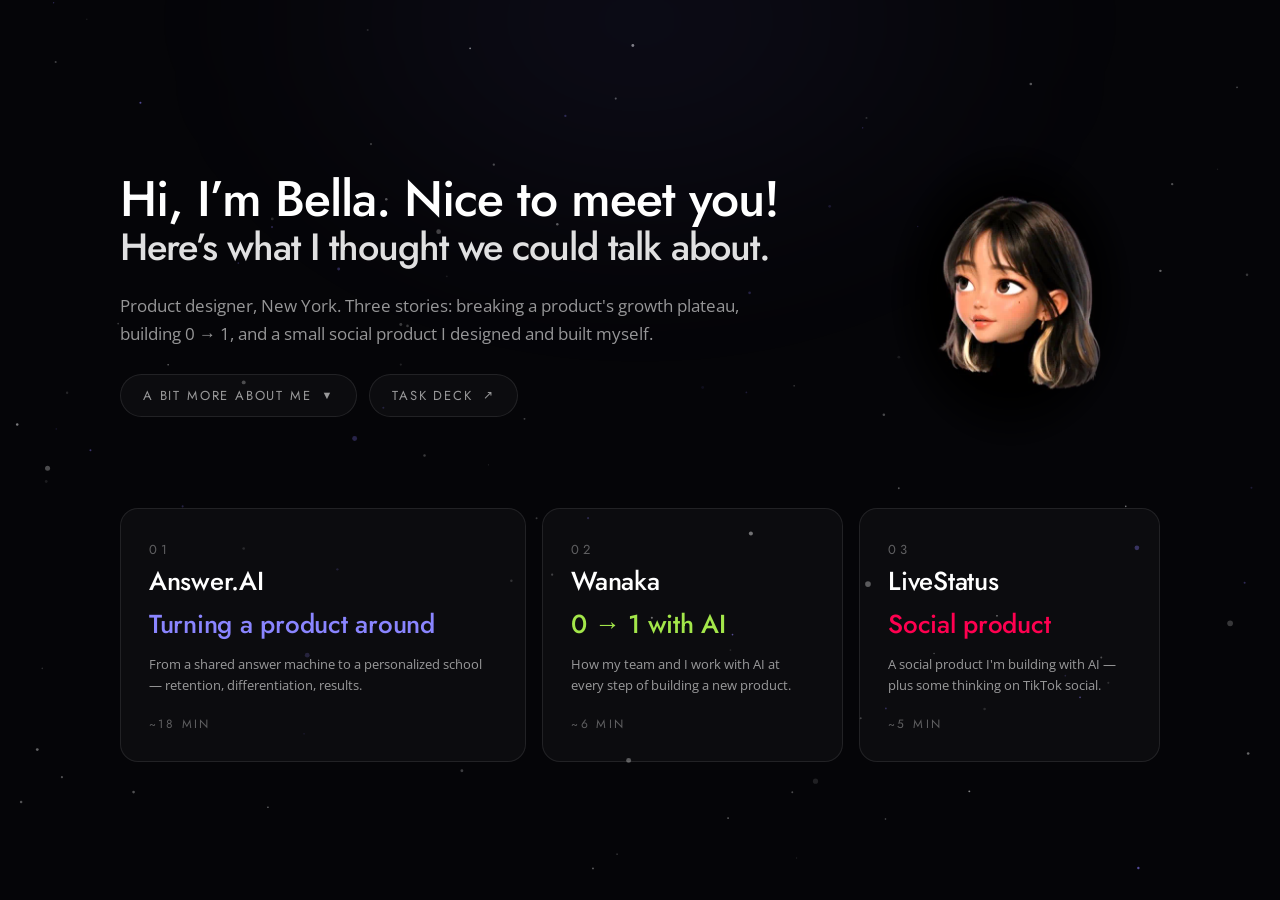
<file: intro.html>
<!doctype html>
<html lang="en">
<head>
<meta charset="utf-8" />
<meta name="viewport" content="width=device-width, initial-scale=1" />
<meta name="robots" content="noindex, nofollow" />
<title>Intro · Bella Li</title>
<link rel="preconnect" href="https://fonts.googleapis.com" />
<link href="https://fonts.googleapis.com/css2?family=Jost:wght@400;500;600&family=Open+Sans:wght@400;600&display=swap" rel="stylesheet" />
<link rel="stylesheet" href="style.css?v=09081324" />
<style>
  body { overflow: auto; }
  #stars { position: fixed; inset: 0; z-index: 0; pointer-events: none; }
  .hub {
    min-height: 100vh;
    display: flex;
    flex-direction: column;
    justify-content: center;
    width: min(1040px, calc(100% - 128px));
    margin: 0 auto;
    position: relative;
    z-index: 2;
    padding: 80px 0;
  }
  .agenda { display: grid; grid-template-columns: 1.35fr 1fr 1fr; gap: 16px; margin-top: 56px; }
  .agenda a {
    text-decoration: none;
    color: var(--ink);
    background: var(--card);
    border: 1px solid var(--line);
    border-radius: 18px;
    padding: 30px 28px 26px;
    min-height: 250px;
    display: flex;
    flex-direction: column;
    transition: transform 0.3s ease, border-color 0.3s ease, background 0.3s ease;
  }
  .agenda a:is(:hover, .hov) { transform: translateY(-4px); background: rgba(255,255,255,0.05); }
  .agenda a:nth-child(1):is(:hover, .hov) { border-color: rgba(139,124,255,0.5); }
  .agenda a:nth-child(2):is(:hover, .hov) { border-color: rgba(163,230,74,0.5); }
  .agenda a:nth-child(3):is(:hover, .hov) { border-color: rgba(255,0,80,0.5); }
  .agenda .no {
    font-family: var(--serif);
    font-size: 13px;
    letter-spacing: 0.28em;
    color: var(--faint);
  }
  .agenda h3 {
    font-family: var(--serif);
    font-weight: 500;
    font-size: 26px;
    margin: auto 0 8px;
    letter-spacing: -0.01em;
  }
  .agenda .sub { font-size: 13px; color: var(--dim); }
  .agenda .time {
    margin-top: 18px;
    font-family: var(--serif);
    font-size: 12px;
    letter-spacing: 0.2em;
    color: var(--faint);
    text-transform: uppercase;
  }
  .a1 h3 span { color: var(--core); }
  .a2 h3 span { color: var(--wanaka); }
  .a3 h3 span { color: var(--eh-red); }
  .hint {
    margin-top: 40px;
    font-family: var(--serif);
    font-size: 12.5px;
    letter-spacing: 0.16em;
    color: rgba(255,255,255,0.25);
    text-transform: uppercase;
  }
  .hero-row { display: grid; grid-template-columns: 1fr auto; gap: 40px; align-items: center; }
  .hero-avatar {
    width: 250px;
    margin-right: 24px;
    -webkit-mask-image: radial-gradient(closest-side, #000 58%, transparent 96%);
    mask-image: radial-gradient(closest-side, #000 58%, transparent 96%);
    animation: bob 5.5s ease-in-out infinite;
  }
  @keyframes bob {
    0%, 100% { transform: translateY(0); }
    50% { transform: translateY(-12px); }
  }
  h1 .sub-line { display: block; font-size: 0.76em; color: rgba(255,255,255,0.88); }
  /* the greeting is longer than the original, so it gets its own scale and stays on one line */
  .hub h1 { font-size: clamp(32px, 3.9vw, 55px); white-space: nowrap; }

  /* ---- expandable "more about me" ---- */
  .more-toggle {
    display: inline-flex;
    align-items: center;
    gap: 10px;
    margin-top: 26px;
    font-family: var(--serif);
    font-size: 13px;
    letter-spacing: 0.14em;
    text-transform: uppercase;
    color: var(--dim);
    background: var(--card);
    border: 1px solid var(--line);
    border-radius: 999px;
    padding: 10px 22px;
    cursor: pointer;
    transition: border-color 0.25s, color 0.25s, transform 0.25s;
    user-select: none;
  }
  .more-toggle:is(:hover, .hov) { color: var(--ink); border-color: rgba(255,255,255,0.28); transform: translateY(-2px); }
  .more-toggle .chev { transition: transform 0.4s cubic-bezier(0.22, 1, 0.36, 1); font-size: 11px; }
  .open .more-toggle .chev { transform: rotate(180deg); }

  .morewrap {
    display: grid;
    grid-template-rows: 0fr;
    transition: grid-template-rows 0.7s cubic-bezier(0.76, 0, 0.24, 1);
  }
  .open .morewrap { grid-template-rows: 1fr; }
  .morein { overflow: hidden; min-height: 0; }
  .morein > .sec { opacity: 0; transform: translateY(18px); transition: opacity 0.5s ease 0.25s, transform 0.5s ease 0.25s; }
  .open .morein > .sec { opacity: 1; transform: none; }

  .sec-label {
    font-family: var(--serif);
    font-size: 12.5px;
    letter-spacing: 0.3em;
    text-transform: uppercase;
    color: var(--faint);
    margin: 44px 0 20px;
  }

  /* life photos */
  .life { display: grid; grid-template-columns: repeat(3, 1fr); gap: 14px; margin-top: 8px; }
  .lp { position: relative; border-radius: 14px; overflow: hidden; border: 1px solid var(--line); background: var(--card); aspect-ratio: 4 / 3; transition: transform .35s cubic-bezier(.22,1,.36,1), border-color .3s; }
  .lp img { width: 100%; height: 100%; object-fit: cover; display: block; transition: transform .6s cubic-bezier(.22,1,.36,1); }
  .lp:is(:hover, .hov) { transform: translateY(-4px); border-color: rgba(255,255,255,.26); }
  .lp:is(:hover, .hov) img { transform: scale(1.04); }
  .lp .lcap { position: absolute; left: 0; right: 0; bottom: 0; padding: 30px 14px 12px; background: linear-gradient(180deg, transparent, rgba(0,0,0,.72)); font-family: var(--serif); font-size: 13px; color: var(--ink); letter-spacing: .02em; }
  .lp .lcap span { display: block; font-family: var(--sans); font-size: 11px; color: rgba(255,255,255,.7); margin-top: 3px; }
  /* journey strip */
  .journey {
    display: grid;
    grid-template-columns: 1.15fr 0.95fr 1.15fr 1.05fr;
    grid-template-rows: 292px 92px;
    gap: 12px;
  }
  .jstep {
    background: var(--card);
    border: 1px solid var(--line);
    border-radius: 14px;
    padding: 16px 16px 14px;
    position: relative;
    display: flex;
    flex-direction: column;
    transition: border-color 0.3s ease, background 0.3s ease, transform 0.3s ease;
    cursor: default;
    overflow: hidden;
  }
  .jstep:is(:hover, .hov) {
    background: rgba(255,255,255,0.055);
    border-color: rgba(255,255,255,0.24);
    transform: translateY(-3px);
  }
  .jstep .jn {
    font-family: var(--serif);
    font-size: 12px;
    letter-spacing: 0.2em;
    color: var(--faint);
    font-variant-numeric: tabular-nums;
  }
  .jstep h4 { font-family: var(--serif); font-size: 17px; font-weight: 500; margin: 7px 0 0; }
  .jstep .role { font-size: 11px; color: var(--faint); margin-top: 4px; font-style: italic; }

  /* keyword chips */
  .kws { display: flex; flex-wrap: wrap; gap: 5px; margin-top: 9px; }
  .kw {
    font-family: var(--serif);
    font-size: 10px;
    letter-spacing: 0.05em;
    text-transform: uppercase;
    color: var(--dim);
    border: 1px solid var(--line);
    border-radius: 6px;
    padding: 2.5px 7px;
    line-height: 1.3;
    white-space: nowrap;
  }
  .kw.key {
    color: #cfc4ff;
    border-color: rgba(139,124,255,0.5);
    background: rgba(139,124,255,0.12);
  }
  .kw.ai {
    color: #bff0d4;
    border-color: rgba(75,255,201,0.38);
    background: rgba(75,255,201,0.09);
  }

  /* hover-revealed description */
  .jdesc {
    display: grid;
    grid-template-rows: 0fr;
    opacity: 0;
    transition: grid-template-rows 0.4s cubic-bezier(0.22,1,0.36,1), opacity 0.3s ease;
  }
  .jstep:is(:hover, .hov) .jdesc { grid-template-rows: 1fr; opacity: 1; }
  .jdesc > div { overflow: hidden; min-height: 0; }
  .jdesc p { font-size: 11.5px; color: var(--dim); line-height: 1.55; padding-top: 10px; }

  .jlogos {
    display: flex; align-items: center; flex-wrap: wrap;
    gap: 12px 16px; margin-top: auto; padding-top: 14px;
  }
  .jlogos img {
    height: 28px; width: auto; display: block; opacity: 0.95;
    transition: height 0.4s cubic-bezier(0.22,1,0.36,1), opacity 0.3s ease;
  }
  .jlogos img.big { height: 34px; }
  .jlogos img.round { height: 44px; border-radius: 10px; }
  .jstep:is(:hover, .hov) .jlogos img { height: 17px; opacity: 0.85; }
  .jstep:is(:hover, .hov) .jlogos img.big { height: 22px; }
  .jstep:is(:hover, .hov) .jlogos img.round { height: 26px; border-radius: 7px; }
  .parsons-mark {
    font-family: "Jost", sans-serif;
    font-weight: 600;
    font-size: 26px;
    letter-spacing: -0.015em;
    color: #ee3124;
    line-height: 1;
    transition: font-size 0.4s cubic-bezier(0.22,1,0.36,1);
  }
  .jstep:is(:hover, .hov) .parsons-mark { font-size: 15px; }

  /* col 1/3/4 span both rows; col 2 holds the stacked pair */
  .j-span { grid-row: 1 / span 2; }
  .j-stack { display: grid; grid-template-rows: 1fr 1fr; gap: 12px; grid-row: 1 / span 2; }
  .j-mini { padding: 13px 15px 12px; }
  .j-mini h4 { font-size: 15px; margin: 5px 0 0; }
  .j-mini .jdesc p { font-size: 10.8px; line-height: 1.5; padding-top: 7px; }
  .j-mini .jlogos { padding-top: 8px; }
  .j-mini .jlogos img.round { height: 40px; }
  .j-mini:is(:hover, .hov) .jlogos img.round { height: 22px; }
  .j-mini .parsons-mark { font-size: 23px; }
  .j-mini:is(:hover, .hov) .parsons-mark { font-size: 14px; }

  /* AI-native band under cards 3 & 4 */
  .j-band {
    grid-column: 3 / span 2;
    grid-row: 2;
    border-radius: 14px;
    padding: 14px 20px;
    display: flex;
    align-items: center;
    gap: 14px;
    background:
      linear-gradient(100deg,
        rgba(139,124,255,0.20) 0%,
        rgba(105,226,255,0.16) 34%,
        rgba(163,230,74,0.16) 66%,
        rgba(255,206,33,0.18) 100%);
    border: 1px solid rgba(255,255,255,0.16);
    position: relative;
    overflow: hidden;
  }
  .j-band::after {
    content: "";
    position: absolute; inset: 0;
    background: radial-gradient(120% 180% at 20% 0%, rgba(255,255,255,0.10), transparent 60%);
    pointer-events: none;
  }
  .j-band img { height: 30px; width: 30px; border-radius: 50%; object-fit: cover; flex: none; }
  .j-band .bt { font-family: var(--serif); font-size: 15px; font-weight: 500; letter-spacing: 0.01em; }
  .j-band .bp { font-size: 11.5px; color: rgba(255,255,255,0.72); line-height: 1.5; }

  /* JD match flip cards */
  .match { display: grid; grid-template-columns: repeat(2, 1fr); gap: 14px; }
  .fcard { perspective: 1100px; height: 244px; cursor: pointer; }
  .finner {
    position: relative; width: 100%; height: 100%;
    transform-style: preserve-3d;
    transition: transform 0.65s cubic-bezier(0.4, 0, 0.2, 1);
  }
  .fcard.flip .finner { transform: rotateY(180deg); }
  .fface {
    position: absolute; inset: 0;
    backface-visibility: hidden;
    -webkit-backface-visibility: hidden;
    border-radius: 14px;
    padding: 46px 24px 20px;
    display: flex; flex-direction: column;
    justify-content: flex-start;
  }
  .fface .flab {
    font-family: var(--serif); font-size: 10.5px; letter-spacing: 0.24em;
    text-transform: uppercase; color: var(--faint); margin-bottom: 12px;
    position: absolute; top: 18px; left: 24px;
  }
  .ffront { background: rgba(255,255,255,0.02); border: 1px solid var(--line); }
  .ffront p { font-size: 16px; color: var(--dim); font-style: italic; line-height: 1.55; }
  .fback {
    transform: rotateY(180deg);
    background: rgba(139,124,255,0.06);
    border: 1px solid rgba(139,124,255,0.35);
  }
  .fback p { font-size: 14px; color: var(--ink); line-height: 1.6; }
  .fback ul { list-style: none; margin: 0; padding: 0; }
  .fback li {
    font-size: 13.6px;
    line-height: 1.5;
    color: var(--dim);
    padding-left: 11px;
    position: relative;
    margin-bottom: 7px;
  }
  .fback li::before {
    content: "";
    position: absolute; left: 0; top: 7px;
    width: 4px; height: 4px; border-radius: 50%;
    background: rgba(139,124,255,0.85);
  }
  .fback li b { color: var(--ink); font-weight: 600; }
  .fback li .n { color: #cfc4ff; font-weight: 600; }
  .fback .tail { font-size: 11.5px; color: var(--faint); font-style: italic; margin-top: 2px; }
  .fback .where {
    margin-top: auto; align-self: flex-start;
    font-family: var(--serif); font-size: 10.5px; letter-spacing: 0.2em;
    text-transform: uppercase; border-radius: 999px; padding: 3px 10px;
    border: 1px solid var(--line); color: var(--dim);
  }
  .fback .where.c1 { color: var(--core); border-color: rgba(138,133,255,0.45); }
  .fback .where.c2 { color: var(--wanaka); border-color: rgba(163,230,74,0.45); }
  .fback .where.c3 { color: var(--eh-red); border-color: rgba(255,0,80,0.45); }
  .fcard .sticker {
    position: absolute; right: 12px; bottom: 8px; width: 94px; height: auto;
    opacity: 0; transform: translateY(10px) rotate(-4deg) scale(.94);
    transition: opacity .32s ease-out, transform .38s cubic-bezier(.22,1,.36,1);
    pointer-events: none; filter: drop-shadow(0 10px 22px rgba(0,0,0,.45));
  }
  .fcard:is(:hover, .hov) .ffront .sticker { opacity: 1; transform: translateY(0) rotate(-2deg) scale(1); }
  .fcard.flip .ffront .sticker { opacity: 0; }
  @media (max-width: 900px) { .fcard .sticker { width: 68px; right: 8px; bottom: 6px; } }
  .match-hint { margin-top: 14px; font-size: 11.5px; color: rgba(255,255,255,0.25); font-family: var(--serif); letter-spacing: 0.14em; text-transform: uppercase; }
  .hero-actions { display: flex; flex-wrap: wrap; align-items: center; gap: 12px; }
  .hero-actions .more-toggle { margin-top: 26px; }
  a.more-toggle.take-home { text-decoration: none; }
  a.more-toggle.take-home .arrow { font-size: 12px; transition: transform 0.3s cubic-bezier(0.22, 1, 0.36, 1); }
  a.more-toggle.take-home:is(:hover, .hov) .arrow { transform: translate(2px, -2px); }
  .open a.more-toggle.take-home .chev { transform: none; }
  /* phone: one column, nothing wider than the screen */
  @media (max-width: 900px) {
    html, body { overflow-x: clip; }
    .hub { width: calc(100% - 40px); padding: 56px 0 48px; min-height: 0; justify-content: flex-start; }
    .hero-row { grid-template-columns: 1fr; gap: 22px; }
    .hero-avatar { width: 150px; margin: 0 auto; }
    h1 { font-size: clamp(30px, 8.6vw, 40px); }
    h1 .sub-line { white-space: normal !important; display: block; }
    .hub h1 { white-space: normal; }
    .journey { grid-template-columns: 1fr; grid-template-rows: auto; gap: 10px; }
    .journey > * { grid-column: auto !important; grid-row: auto !important; }
    .life { grid-template-columns: 1fr 1fr; gap: 10px; }
    .match { grid-template-columns: 1fr; gap: 12px; }
    .fcard { height: 250px; }
    .agenda { grid-template-columns: 1fr; gap: 12px; margin-top: 34px; }
    .agenda a { min-height: 0; padding: 22px 20px 20px; }
    .agenda h3 { font-size: 22px; margin: 14px 0 8px; }
    .hint { font-size: 11px; line-height: 1.7; }
    .glow { width: 300px; height: 240px; filter: blur(60px); left: 0 !important; right: auto !important; }
    .kws { max-width: 100%; }
    .kw { max-width: 100%; white-space: normal; }
    .hero-actions { gap: 10px; }
    .sec { margin-top: 34px; }
    img, video { max-width: 100%; }
  }
</style>
</head>
<body>
  <canvas id="stars" aria-hidden="true"></canvas>
  <div class="glow purple tc" style="position:fixed"></div>
  <div class="hub">
    <div class="hero-row">
      <div>
        <h1>Hi, I’m Bella. Nice to meet you!<span class="sub-line">Here’s what I thought we could talk about.</span></h1>
        <p class="lede" style="margin-top:24px">
          Product designer, New York. Three stories: breaking a product's growth
          plateau, building 0&nbsp;→&nbsp;1, and a small social product I designed and built myself.
        </p>
        <div class="hero-actions">
          <div class="more-toggle" id="moreToggle">
            A bit more about me <span class="chev">▼</span>
          </div>
          <a class="more-toggle take-home" href="https://drive.google.com/file/d/1Nus2X3POGxvBVPTMU7aSWARfA3Csxz33/view?usp=sharing" target="_blank" rel="noopener">
            Task deck <span class="arrow">↗</span>
          </a>
        </div>
      </div>
      <img class="hero-avatar" src="assets/hero-avatar.webp" alt="Bella" id="avatarToggle" style="cursor:pointer" />
    </div>

    <div class="morewrap">
      <div class="morein">
        <div class="sec">
          <div class="sec-label">The journey so far</div>
          <div class="journey">
            <div class="jstep j-span" data-k="tencent">
              <span class="jn">2020</span>
              <h4>Tencent</h4>
              <div class="role">Started as an interaction design intern</div>
              <div class="kws">
                <span class="kw key">Gamification</span>
                <span class="kw">Design strategy</span>
              </div>
              <div class="jdesc"><div><p>Game-based courses for ages 3–8: completion 72% → 98%. "Take a Break": 1M DAU in month one.</p></div></div>
              <div class="jlogos">
                <img src="assets/logo-tencent.png" alt="Tencent" />
                <img src="assets/logo-abcmouse.png" alt="ABCmouse" />
                <img src="assets/logo-tmeeting.png" alt="Tencent Meeting" />
              </div>
            </div>

            <div class="j-stack">
              <div class="jstep j-mini" data-k="parsons">
                <span class="jn">2022</span>
                <h4>Parsons</h4>
                <div class="kws"><span class="kw">Strategic design</span></div>
                <div class="jdesc"><div><p>MS, Strategic Design &amp; Management.</p></div></div>
                <div class="jlogos"><span class="parsons-mark">PARSONS</span></div>
              </div>
              <div class="jstep j-mini" data-k="lego">
                <span class="jn">2023</span>
                <h4>LEGO</h4>
                <div class="kws"><span class="kw key">Creative campaign</span></div>
                <div class="jdesc"><div><p>A video campaign that doubled daily sales.</p></div></div>
                <div class="jlogos"><img class="round" src="assets/logo-lego.webp" alt="LEGO" /></div>
              </div>
            </div>

            <div class="jstep j-span" style="grid-row:1" data-k="answer">
              <span class="jn">2024 — now</span>
              <h4>Answer.AI</h4>
              <div class="role">Product Designer · 7M users</div>
              <div class="kws">
                <span class="kw key">Gamification</span>
                <span class="kw">Design strategy</span>
                <span class="kw ai">Designing with AI</span>
              </div>
              <div class="jdesc"><div><p>Led the redesign past the growth plateau. Its students are TikTok's audience.</p></div></div>
              <div class="jlogos"><img class="big" src="assets/logo-answer.png" alt="Answer.AI" /></div>
            </div>

            <div class="jstep j-span" style="grid-row:1" data-k="wanaka">
              <span class="jn">2024 — now</span>
              <h4>Wanaka</h4>
              <div class="role">A creator tool, 0 → 1</div>
              <div class="kws">
                <span class="kw key">Creator tool</span>
                <span class="kw ai">AI skills</span>
                <span class="kw ai">Designing with AI</span>
              </div>
              <div class="jdesc"><div><p>Players build and publish their own games, then share them with friends.</p></div></div>
              <div class="jlogos"><img class="big" src="assets/logo-wanaka.png" alt="Wanaka" /></div>
            </div>

            <div class="j-band">
              <img src="assets/hero-avatar.webp" alt="Bella" />
              <div>
                <div class="bt">And through both — working as an AI-native designer</div>
                <div class="bp">Designing with AI in the loop, and shipping interactive demos and playable prototypes every week.</div>
              </div>
            </div>
          </div>
        </div>

        <div class="sec">
          <div class="sec-label">Beyond work</div>
          <div class="life">
            <div class="lp" data-k="twin"><img src="assets/life-1.jpg" alt="Bella and her twin sister as kids" style="object-position:center 30%" /><div class="lcap">Born with a best friend<span>My twin sister Manman — 源源 + 满满. Both designers.</span></div></div>
            <div class="lp" data-k="house"><img src="assets/life-2.jpg" alt="The toy house our dad built" /><div class="lcap">The toy house Dad built<span>Where we grew up playing role-play games.</span></div></div>
            <div class="lp" data-k="draw"><img src="assets/life-3.jpg" alt="Bella drawing on a wall" style="object-position:center 40%" /><div class="lcap">Give me a pen<span>Drawing, always. Sports and LEGO sets to unwind.</span></div></div>
          </div>
        </div>

        <div class="sec">
          <div class="sec-label">The brief, decoded — what the role asks × what I bring</div>
          <div class="match">
            <div class="fcard"><div class="finner">
              <div class="fface ffront"><span class="flab">The role asks</span><p>"Deep hands-on practice with <b>AI coding tools</b> — independently turning ideas into <b>high-fidelity, interactive demos</b> that validate experience and feasibility."</p><img class="sticker" src="assets/sticker-01.webp" alt="AI collaboration sticker" loading="lazy" /></div>
              <div class="fface fback"><span class="flab">What I bring</span>
                <ul>
                  <li><b>Answer.AI</b> — an AI agent found the trend behind study rooms. <span class="n">+28%</span> time in app</li>
                  <li><b>Answer.AI</b> — idea to working prototype in a day, tested before engineering starts</li>
                  <li><b>Wanaka</b> — demos validate the direction, the front end ships out of them</li>
                  <li>Games, effects, AI music videos — whatever the idea needs</li>
                </ul>
              </div>
            </div></div>
            <div class="fcard"><div class="finner">
              <div class="fface ffront"><span class="flab">The role asks</span><p>"Own design across <b>core social scenarios</b> — friend interactions and sharing, Story, DMs — and explore new ways to spark <b>authentic connection</b>."</p><img class="sticker" src="assets/sticker-02.webp" alt="Social connection sticker" loading="lazy" /></div>
              <div class="fface fback"><span class="flab">What I bring</span>
                <ul>
                  <li><b>LiveStatus</b> — the social product I own right now: a split screen you and your person keep open, for couples and close friends</li>
                  <li><b>Tencent Meeting</b> — presence at scale: who's back, who's away, and when showing that turns into exposure</li>
                  <li><b>Answer.AI</b> — study rooms, avatars others can see, tutors who reach out first</li>
                </ul>
              </div>
            </div></div>
            <div class="fcard"><div class="finner">
              <div class="fface ffront"><span class="flab">The role asks</span><p>"Use product thinking and data to surface <b>real</b> user needs, propose directions, and drive them through to <b>launch and validation</b>."</p><img class="sticker" src="assets/sticker-03.webp" alt="Product thinking sticker" loading="lazy" /></div>
              <div class="fface fback"><span class="flab">What I bring</span>
                <ul>
                  <li><b>Answer.AI</b> — led the redesign past the growth plateau: <span class="n">+13%</span> DAU · <span class="n">+23%</span> daily revenue · <span class="n">~8%</span> 30-day retention</li>
                  <li><b>Wanaka</b> — one idea, iterated into a product: <span class="n">50,000</span> users in closed beta</li>
                  <li><b>Tencent Meeting</b> — turned one vague line from the CEO into a question we could test</li>
                </ul>
              </div>
            </div></div>
            <div class="fcard"><div class="finner">
              <div class="fface ffront"><span class="flab">The role asks</span><p>"A <b>high aesthetic bar</b>, curating and elevating from large volumes of AI output — and the <b>simplest</b> approach to the core problem."</p><img class="sticker" src="assets/sticker-04.webp" alt="Character and animation sticker" loading="lazy" /></div>
              <div class="fface fback"><span class="flab">What I bring</span>
                <ul>
                  <li><b>Solo designer, launch quality</b> — IP, UI, illustration and motion, shipped without a team behind me</li>
                  <li><b>Four design systems</b> built and run — ABCmouse, LEGO, the Answer.AI tutors, Wanaka</li>
                  <li><b>AI motion and art in production</b>, plus my taste written down as skills the AI reuses</li>
                  <li><b>35 versions of one demo</b> — the work is the choosing</li>
                </ul>
              </div>
            </div></div>
          </div>
          <div class="match-hint">Click a card to flip · F flips them all</div>
        </div>
      </div>
    </div>

    <div class="agenda">
      <a class="a1" href="answer.html" onclick="this.href='answer.html?t='+Date.now()">
        <span class="no">01</span>
        <h3>Answer.AI<br /><span>Turning a product around</span></h3>
        <div class="sub">From a shared answer machine to a personalized school — retention, differentiation, results.</div>
        <div class="time">~18 min</div>
      </a>
      <a class="a2" href="wanaka.html" onclick="this.href='wanaka.html?t='+Date.now()">
        <span class="no">02</span>
        <h3>Wanaka<br /><span>0 → 1 with AI</span></h3>
        <div class="sub">How my team and I work with AI at every step of building a new product.</div>
        <div class="time">~6 min</div>
      </a>
      <a class="a3" href="social.html" onclick="this.href='social.html?t='+Date.now()">
        <span class="no">03</span>
        <h3>LiveStatus<br /><span>Social product</span></h3>
        <div class="sub">A social product I'm building with AI — plus some thinking on TikTok social.</div>
        <div class="time">~5 min</div>
      </a>
    </div>

  </div>
<script>
  const hub = document.querySelector(".hub");
  const toggle = () => hub.classList.toggle("open");
  document.getElementById("moreToggle").addEventListener("click", toggle);
  document.getElementById("avatarToggle").addEventListener("click", toggle);

  document.querySelectorAll(".fcard").forEach((c) =>
    c.addEventListener("click", () => c.classList.toggle("flip"))
  );

  addEventListener("keydown", (e) => {
    if (e.key === "1") location.href = "answer.html?t=" + Date.now();
    if (e.key === "2") location.href = "wanaka.html?t=" + Date.now();
    if (e.key === "3") location.href = "social.html?t=" + Date.now();
    if (e.key.toLowerCase() === "e") toggle();
    if (e.key.toLowerCase() === "f") {
      const cards = [...document.querySelectorAll(".fcard")];
      const anyUnflipped = cards.some((c) => !c.classList.contains("flip"));
      cards.forEach((c, i) =>
        setTimeout(() => c.classList.toggle("flip", anyUnflipped), i * 120)
      );
    }
  });
</script>
<div class="notes" hidden>Hi, it's really nice to meet you. I'm Bella, a product designer based in New York, with about five years of experience. My background's all in the résumé, so rather than read it to you, I made a quick visual — it'll only take a minute. <i>[E · open]</i></div>
<div class="notes" hidden><span data-hov="[data-k=tencent]">I started at Tencent on ABCmouse, a gamified EdTech product — making interactive games for kids — and then moved to Tencent Meeting, where I helped build the design system and core features.</span> <span data-hov="[data-k=parsons]">Then I came to New York for my master's in Strategic Design and Management,</span> <span data-hov="[data-k=lego]">and worked at LEGO as a creative strategist along the way.</span> <span data-hov="[data-k=answer]">Since graduating in 2024, I've been the product designer at Answer.AI, which is an AI education company with seven million students,</span> <span data-hov="[data-k=wanaka]">and at the same time building Wanaka, an AI game creation tool, from zero to one.</span> So for the past two years, AI has been part of every step of my process. <i>[scroll to photos]</i> And beyond work — <span data-hov="[data-k=twin]">I have a twin sister, Manman. Our names together are 源源满满 — it means "full and flowing" in Chinese — and we're both designers.</span> <span data-hov="[data-k=house]">We grew up in a wooden toy house our dad built, playing every kind of role-play game — and I think that's a big part of why we both became designers who care about empathy.</span> <span data-hov="[data-k=draw]">I've loved drawing for as long as I can remember — give me a pen and I'll just keep going. And outside of work, I do sports and build LEGO sets.</span> <i>[E · close]</i></div>
<div class="notes" hidden>I also went through the JD carefully, and I think my background is a strong match — we can come back to this at the end if it's useful. <i>[F again]</i></div>
<div class="notes" hidden>So here's the plan for today. First, Answer.AI — turning a product around when free chatbots could suddenly do our core feature. I'll spend most of the time there, about eighteen minutes. Then Wanaka, a zero-to-one creator tool, and how my team builds with AI. And last, a social side project I designed and built myself. Whatever time is left, we'll use for Q&amp;A. Alright, let's start with Answer.AI — and please feel free to jump in at any point. <i>[1]</i></div>
<script>
  (function(){
    const st=document.createElement("div");st.className="stage page";
    [...document.body.children].forEach(el=>{if(el.tagName!=="SCRIPT"&&!el.classList.contains("notes"))st.appendChild(el);});
    document.body.insertBefore(st,document.body.firstChild);
    const notes=[...document.querySelectorAll(".notes")];
    const p=document.createElement("div");p.className="script";
    p.innerHTML="<div class=\"script-in\"><i class=\"script-k\"></i><div class=\"script-t\"></div></div>";
    document.body.appendChild(p);
    const k=p.querySelector(".script-k"),t=p.querySelector(".script-t");
    let seg=0;
    const labels=["Script · Intro","Script · Journey","Script · JD","Script · Plan"];
    const bc=("BroadcastChannel" in window)?new BroadcastChannel("deck-presenter"):null;
    function render(){seg=Math.max(0,Math.min(notes.length-1,seg));k.textContent=labels[seg]||("Script · "+(seg+1));t.innerHTML=notes[seg].innerHTML;p.scrollTop=0;
      if(bc)bc.postMessage({type:"state",embedded:window!==window.top,page:"index.html",chapter:"Agenda",index:seg,total:notes.length,title:(labels[seg]||"").replace("Script · ",""),next:(labels[seg+1]||"").replace("Script · ",""),html:t.innerHTML});}
    if(bc)bc.onmessage=(e)=>{const m=e.data||{};if(m.type==="cmd"){if(m.key==="home")return;document.dispatchEvent(new KeyboardEvent("keydown",{key:m.key,bubbles:true,cancelable:true}));}if(m.type==="hello")render();};
    render();
    let wasOpen=false, visited=false;
    function sync(){
      const hub=document.querySelector(".hub");
      const open=hub.classList.contains("open");
      const flipped=[...document.querySelectorAll(".fcard")].some(c=>c.classList.contains("flip"));
      const matchHov=!!hub.querySelector(".match.hov"), agendaHov=!!hub.querySelector(".agenda.hov");
      if(open&&!wasOpen){visited=true;}
      let want=seg;
      if(matchHov) want=2;
      else if(flipped&&!agendaHov) want=2;
      else if(open) want=(agendaHov&&visited)?3:1;
      else if(visited&&wasOpen) want=3;
      else if(seg===2) want=3;
      wasOpen=open;
      if(want!==seg){seg=want;render();}
    }
    const mo=new MutationObserver(sync);
    mo.observe(document.querySelector(".hub"),{attributes:true,attributeFilter:["class"],subtree:true});
    addEventListener("keydown",(e)=>{
      if(e.metaKey||e.ctrlKey||e.altKey)return;
      const key=e.key.toLowerCase();
      if(key==="s"){document.body.classList.toggle("script-on");}
      if(e.key==="ArrowRight"||e.key==="]"||e.key===" "){e.preventDefault();seg++;render();}
      if(e.key==="ArrowLeft"||e.key==="["){seg--;render();}
      if(key==="e"){setTimeout(()=>{const open=document.querySelector(".hub").classList.contains("open");seg=open?1:3;render();},0);}
    });
  })();
</script>
<script>
  // cover: a quiet starfield the cursor pushes around
  (function () {
    const cv = document.getElementById("stars"); if (!cv) return;
    if (matchMedia("(prefers-reduced-motion: reduce)").matches) return;
    const ctx = cv.getContext("2d");
    let w = 0, h = 0, dpr = 1, stars = [];
    const mouse = { x: -9999, y: -9999, on: false };

    function build() {
      dpr = Math.min(devicePixelRatio || 1, 2);
      w = innerWidth; h = innerHeight;
      cv.width = w * dpr; cv.height = h * dpr;
      cv.style.width = w + "px"; cv.style.height = h + "px";
      ctx.setTransform(dpr, 0, 0, dpr, 0, 0);
      const n = Math.round(Math.min(150, (w * h) / 11000));
      stars = Array.from({ length: n }, () => {
        const r = Math.random() < .12 ? 1.8 + Math.random() * 1.1 : .6 + Math.random() * .9;
        return {
          hx: Math.random() * w, hy: Math.random() * h,     // home
          x: 0, y: 0, vx: 0, vy: 0, r: r,
          a: .18 + Math.random() * .5,
          tw: Math.random() * Math.PI * 2,
          tws: .006 + Math.random() * .012,
          drift: .04 + Math.random() * .09,
          purple: Math.random() < .3
        };
      });
      stars.forEach(s => { s.x = s.hx; s.y = s.hy; });
    }

    function frame() {
      ctx.clearRect(0, 0, w, h);
      for (const s of stars) {
        // slow drift around home
        s.tw += s.tws;
        const dxh = s.hx + Math.cos(s.tw) * (s.drift * 60) - s.x;
        const dyh = s.hy + Math.sin(s.tw * .8) * (s.drift * 40) - s.y;
        s.vx += dxh * .004; s.vy += dyh * .004;

        // the cursor pushes them aside
        if (mouse.on) {
          const dx = s.x - mouse.x, dy = s.y - mouse.y;
          const d2 = dx * dx + dy * dy, R = 150;
          if (d2 < R * R) {
            const d = Math.sqrt(d2) || 1, f = (1 - d / R) * 1.1;
            s.vx += (dx / d) * f; s.vy += (dy / d) * f;
          }
        }
        s.vx *= .92; s.vy *= .92;
        s.x += s.vx; s.y += s.vy;

        const a = s.a * (.7 + .3 * Math.sin(s.tw * 1.7));
        ctx.beginPath();
        ctx.arc(s.x, s.y, s.r, 0, 6.2832);
        ctx.fillStyle = s.purple ? "rgba(139,124,255," + a + ")" : "rgba(255,255,255," + a * .8 + ")";
        ctx.fill();
      }
      requestAnimationFrame(frame);
    }

    addEventListener("pointermove", (e) => { mouse.x = e.clientX; mouse.y = e.clientY; mouse.on = true; }, { passive: true });
    addEventListener("pointerleave", () => { mouse.on = false; });
    addEventListener("resize", build);
    build(); frame();
  })();
</script>
<script src="mirror.js?v=11"></script>
<script src="editor.js?v=09081324"></script>
<script src="lightbox.js?v=7"></script>
<script src="comments.js?v=5"></script>
</body>
</html>
</file>
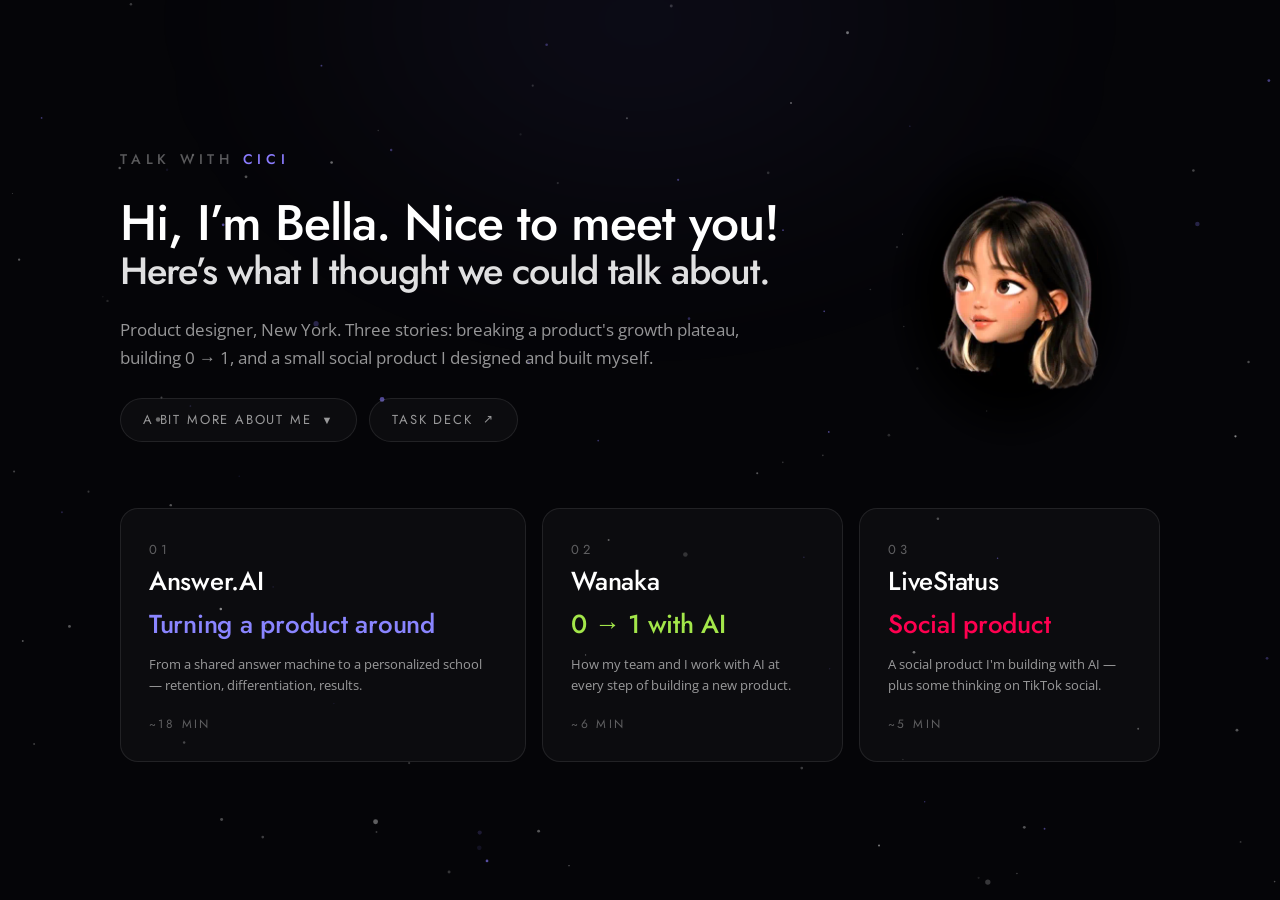
<file: local-service-final.html>
<!doctype html>
<html lang="en">
<head>
<meta charset="utf-8" />
<meta name="viewport" content="width=device-width, initial-scale=1" />
<meta name="robots" content="noindex, nofollow" />
<title>Local service final · Bella Li</title>
<link rel="preconnect" href="https://fonts.googleapis.com" />
<link href="https://fonts.googleapis.com/css2?family=Jost:wght@400;500;600&family=Open+Sans:wght@400;600&display=swap" rel="stylesheet" />
<link rel="stylesheet" href="style.css?v=09081324" />
<style>
  body { overflow: auto; }
  #stars { position: fixed; inset: 0; z-index: 0; pointer-events: none; }
  .hub {
    min-height: 100vh;
    display: flex;
    flex-direction: column;
    justify-content: center;
    width: min(1040px, calc(100% - 128px));
    margin: 0 auto;
    position: relative;
    z-index: 2;
    padding: 80px 0;
  }
  .agenda { display: grid; grid-template-columns: 1.35fr 1fr 1fr; gap: 16px; margin-top: 56px; }
  .agenda a {
    text-decoration: none;
    color: var(--ink);
    background: var(--card);
    border: 1px solid var(--line);
    border-radius: 18px;
    padding: 30px 28px 26px;
    min-height: 250px;
    display: flex;
    flex-direction: column;
    transition: transform 0.3s ease, border-color 0.3s ease, background 0.3s ease;
  }
  .agenda a:is(:hover, .hov) { transform: translateY(-4px); background: rgba(255,255,255,0.05); }
  .agenda a:nth-child(1):is(:hover, .hov) { border-color: rgba(139,124,255,0.5); }
  .agenda a:nth-child(2):is(:hover, .hov) { border-color: rgba(163,230,74,0.5); }
  .agenda a:nth-child(3):is(:hover, .hov) { border-color: rgba(255,0,80,0.5); }
  .agenda .no {
    font-family: var(--serif);
    font-size: 13px;
    letter-spacing: 0.28em;
    color: var(--faint);
  }
  .agenda h3 {
    font-family: var(--serif);
    font-weight: 500;
    font-size: 26px;
    margin: auto 0 8px;
    letter-spacing: -0.01em;
  }
  .agenda .sub { font-size: 13px; color: var(--dim); }
  .agenda .time {
    margin-top: 18px;
    font-family: var(--serif);
    font-size: 12px;
    letter-spacing: 0.2em;
    color: var(--faint);
    text-transform: uppercase;
  }
  .a1 h3 span { color: var(--core); }
  .a2 h3 span { color: var(--wanaka); }
  .a3 h3 span { color: var(--eh-red); }
  .hint {
    margin-top: 40px;
    font-family: var(--serif);
    font-size: 12.5px;
    letter-spacing: 0.16em;
    color: rgba(255,255,255,0.25);
    text-transform: uppercase;
  }
  .hero-row { display: grid; grid-template-columns: 1fr auto; gap: 40px; align-items: center; }
  .hero-avatar {
    width: 250px;
    margin-right: 24px;
    -webkit-mask-image: radial-gradient(closest-side, #000 58%, transparent 96%);
    mask-image: radial-gradient(closest-side, #000 58%, transparent 96%);
    animation: bob 5.5s ease-in-out infinite;
  }
  @keyframes bob {
    0%, 100% { transform: translateY(0); }
    50% { transform: translateY(-12px); }
  }
  h1 .sub-line { display: block; font-size: 0.76em; color: rgba(255,255,255,0.88); }
  /* the greeting is longer than the original, so it gets its own scale and stays on one line */
  .hub h1 { font-size: clamp(32px, 3.9vw, 55px); white-space: nowrap; }

  /* ---- expandable "more about me" ---- */
  .more-toggle {
    display: inline-flex;
    align-items: center;
    gap: 10px;
    margin-top: 26px;
    font-family: var(--serif);
    font-size: 13px;
    letter-spacing: 0.14em;
    text-transform: uppercase;
    color: var(--dim);
    background: var(--card);
    border: 1px solid var(--line);
    border-radius: 999px;
    padding: 10px 22px;
    cursor: pointer;
    transition: border-color 0.25s, color 0.25s, transform 0.25s;
    user-select: none;
  }
  .more-toggle:is(:hover, .hov) { color: var(--ink); border-color: rgba(255,255,255,0.28); transform: translateY(-2px); }
  .more-toggle .chev { transition: transform 0.4s cubic-bezier(0.22, 1, 0.36, 1); font-size: 11px; }
  .open .more-toggle .chev { transform: rotate(180deg); }

  .morewrap {
    display: grid;
    grid-template-rows: 0fr;
    transition: grid-template-rows 0.7s cubic-bezier(0.76, 0, 0.24, 1);
  }
  .open .morewrap { grid-template-rows: 1fr; }
  .morein { overflow: hidden; min-height: 0; }
  .morein > .sec { opacity: 0; transform: translateY(18px); transition: opacity 0.5s ease 0.25s, transform 0.5s ease 0.25s; }
  .open .morein > .sec { opacity: 1; transform: none; }

  .sec-label {
    font-family: var(--serif);
    font-size: 12.5px;
    letter-spacing: 0.3em;
    text-transform: uppercase;
    color: var(--faint);
    margin: 44px 0 20px;
  }

  /* life photos */
  .life { display: grid; grid-template-columns: repeat(3, 1fr); gap: 14px; margin-top: 8px; }
  .lp { position: relative; border-radius: 14px; overflow: hidden; border: 1px solid var(--line); background: var(--card); aspect-ratio: 4 / 3; transition: transform .35s cubic-bezier(.22,1,.36,1), border-color .3s; }
  .lp img { width: 100%; height: 100%; object-fit: cover; display: block; transition: transform .6s cubic-bezier(.22,1,.36,1); }
  .lp:is(:hover, .hov) { transform: translateY(-4px); border-color: rgba(255,255,255,.26); }
  .lp:is(:hover, .hov) img { transform: scale(1.04); }
  .lp .lcap { position: absolute; left: 0; right: 0; bottom: 0; padding: 30px 14px 12px; background: linear-gradient(180deg, transparent, rgba(0,0,0,.72)); font-family: var(--serif); font-size: 13px; color: var(--ink); letter-spacing: .02em; }
  .lp .lcap span { display: block; font-family: var(--sans); font-size: 11px; color: rgba(255,255,255,.7); margin-top: 3px; }
  /* journey strip */
  .journey {
    display: grid;
    grid-template-columns: 1.15fr 0.95fr 1.15fr 1.05fr;
    grid-template-rows: 292px 92px;
    gap: 12px;
  }
  .jstep {
    background: var(--card);
    border: 1px solid var(--line);
    border-radius: 14px;
    padding: 16px 16px 14px;
    position: relative;
    display: flex;
    flex-direction: column;
    transition: border-color 0.3s ease, background 0.3s ease, transform 0.3s ease;
    cursor: default;
    overflow: hidden;
  }
  .jstep:is(:hover, .hov) {
    background: rgba(255,255,255,0.055);
    border-color: rgba(255,255,255,0.24);
    transform: translateY(-3px);
  }
  .jstep .jn {
    font-family: var(--serif);
    font-size: 12px;
    letter-spacing: 0.2em;
    color: var(--faint);
    font-variant-numeric: tabular-nums;
  }
  .jstep h4 { font-family: var(--serif); font-size: 17px; font-weight: 500; margin: 7px 0 0; }
  .jstep .role { font-size: 11px; color: var(--faint); margin-top: 4px; font-style: italic; }

  /* keyword chips */
  .kws { display: flex; flex-wrap: wrap; gap: 5px; margin-top: 9px; }
  .kw {
    font-family: var(--serif);
    font-size: 10px;
    letter-spacing: 0.05em;
    text-transform: uppercase;
    color: var(--dim);
    border: 1px solid var(--line);
    border-radius: 6px;
    padding: 2.5px 7px;
    line-height: 1.3;
    white-space: nowrap;
  }
  .kw.key {
    color: #cfc4ff;
    border-color: rgba(139,124,255,0.5);
    background: rgba(139,124,255,0.12);
  }
  .kw.ai {
    color: #bff0d4;
    border-color: rgba(75,255,201,0.38);
    background: rgba(75,255,201,0.09);
  }

  /* hover-revealed description */
  .jdesc {
    display: grid;
    grid-template-rows: 0fr;
    opacity: 0;
    transition: grid-template-rows 0.4s cubic-bezier(0.22,1,0.36,1), opacity 0.3s ease;
  }
  .jstep:is(:hover, .hov) .jdesc { grid-template-rows: 1fr; opacity: 1; }
  .jdesc > div { overflow: hidden; min-height: 0; }
  .jdesc p { font-size: 11.5px; color: var(--dim); line-height: 1.55; padding-top: 10px; }

  .jlogos {
    display: flex; align-items: center; flex-wrap: wrap;
    gap: 12px 16px; margin-top: auto; padding-top: 14px;
  }
  .jlogos img {
    height: 28px; width: auto; display: block; opacity: 0.95;
    transition: height 0.4s cubic-bezier(0.22,1,0.36,1), opacity 0.3s ease;
  }
  .jlogos img.big { height: 34px; }
  .jlogos img.round { height: 44px; border-radius: 10px; }
  .jstep:is(:hover, .hov) .jlogos img { height: 17px; opacity: 0.85; }
  .jstep:is(:hover, .hov) .jlogos img.big { height: 22px; }
  .jstep:is(:hover, .hov) .jlogos img.round { height: 26px; border-radius: 7px; }
  .parsons-mark {
    font-family: "Jost", sans-serif;
    font-weight: 600;
    font-size: 26px;
    letter-spacing: -0.015em;
    color: #ee3124;
    line-height: 1;
    transition: font-size 0.4s cubic-bezier(0.22,1,0.36,1);
  }
  .jstep:is(:hover, .hov) .parsons-mark { font-size: 15px; }

  /* col 1/3/4 span both rows; col 2 holds the stacked pair */
  .j-span { grid-row: 1 / span 2; }
  .j-stack { display: grid; grid-template-rows: 1fr 1fr; gap: 12px; grid-row: 1 / span 2; }
  .j-mini { padding: 13px 15px 12px; }
  .j-mini h4 { font-size: 15px; margin: 5px 0 0; }
  .j-mini .jdesc p { font-size: 10.8px; line-height: 1.5; padding-top: 7px; }
  .j-mini .jlogos { padding-top: 8px; }
  .j-mini .jlogos img.round { height: 40px; }
  .j-mini:is(:hover, .hov) .jlogos img.round { height: 22px; }
  .j-mini .parsons-mark { font-size: 23px; }
  .j-mini:is(:hover, .hov) .parsons-mark { font-size: 14px; }

  /* AI-native band under cards 3 & 4 */
  .j-band {
    grid-column: 3 / span 2;
    grid-row: 2;
    border-radius: 14px;
    padding: 14px 20px;
    display: flex;
    align-items: center;
    gap: 14px;
    background:
      linear-gradient(100deg,
        rgba(139,124,255,0.20) 0%,
        rgba(105,226,255,0.16) 34%,
        rgba(163,230,74,0.16) 66%,
        rgba(255,206,33,0.18) 100%);
    border: 1px solid rgba(255,255,255,0.16);
    position: relative;
    overflow: hidden;
  }
  .j-band::after {
    content: "";
    position: absolute; inset: 0;
    background: radial-gradient(120% 180% at 20% 0%, rgba(255,255,255,0.10), transparent 60%);
    pointer-events: none;
  }
  .j-band img { height: 30px; width: 30px; border-radius: 50%; object-fit: cover; flex: none; }
  .j-band .bt { font-family: var(--serif); font-size: 15px; font-weight: 500; letter-spacing: 0.01em; }
  .j-band .bp { font-size: 11.5px; color: rgba(255,255,255,0.72); line-height: 1.5; }

  /* JD match flip cards */
  .match { display: grid; grid-template-columns: repeat(2, 1fr); gap: 14px; }
  .fcard { perspective: 1100px; height: 244px; cursor: pointer; }
  .finner {
    position: relative; width: 100%; height: 100%;
    transform-style: preserve-3d;
    transition: transform 0.65s cubic-bezier(0.4, 0, 0.2, 1);
  }
  .fcard.flip .finner { transform: rotateY(180deg); }
  .fface {
    position: absolute; inset: 0;
    backface-visibility: hidden;
    -webkit-backface-visibility: hidden;
    border-radius: 14px;
    padding: 46px 24px 20px;
    display: flex; flex-direction: column;
    justify-content: flex-start;
  }
  .fface .flab {
    font-family: var(--serif); font-size: 10.5px; letter-spacing: 0.24em;
    text-transform: uppercase; color: var(--faint); margin-bottom: 12px;
    position: absolute; top: 18px; left: 24px;
  }
  .ffront { background: rgba(255,255,255,0.02); border: 1px solid var(--line); }
  .ffront p { font-size: 16px; color: var(--dim); font-style: italic; line-height: 1.55; }
  .fback {
    transform: rotateY(180deg);
    background: rgba(139,124,255,0.06);
    border: 1px solid rgba(139,124,255,0.35);
  }
  .fback p { font-size: 14px; color: var(--ink); line-height: 1.6; }
  .fback ul { list-style: none; margin: 0; padding: 0; }
  .fback li {
    font-size: 13.6px;
    line-height: 1.5;
    color: var(--dim);
    padding-left: 11px;
    position: relative;
    margin-bottom: 7px;
  }
  .fback li::before {
    content: "";
    position: absolute; left: 0; top: 7px;
    width: 4px; height: 4px; border-radius: 50%;
    background: rgba(139,124,255,0.85);
  }
  .fback li b { color: var(--ink); font-weight: 600; }
  .fback li .n { color: #cfc4ff; font-weight: 600; }
  .fback .tail { font-size: 11.5px; color: var(--faint); font-style: italic; margin-top: 2px; }
  .fback .where {
    margin-top: auto; align-self: flex-start;
    font-family: var(--serif); font-size: 10.5px; letter-spacing: 0.2em;
    text-transform: uppercase; border-radius: 999px; padding: 3px 10px;
    border: 1px solid var(--line); color: var(--dim);
  }
  .fback .where.c1 { color: var(--core); border-color: rgba(138,133,255,0.45); }
  .fback .where.c2 { color: var(--wanaka); border-color: rgba(163,230,74,0.45); }
  .fback .where.c3 { color: var(--eh-red); border-color: rgba(255,0,80,0.45); }
  .fcard .sticker {
    position: absolute; right: 12px; bottom: 8px; width: 94px; height: auto;
    opacity: 0; transform: translateY(10px) rotate(-4deg) scale(.94);
    transition: opacity .32s ease-out, transform .38s cubic-bezier(.22,1,.36,1);
    pointer-events: none; filter: drop-shadow(0 10px 22px rgba(0,0,0,.45));
  }
  .fcard:is(:hover, .hov) .ffront .sticker { opacity: 1; transform: translateY(0) rotate(-2deg) scale(1); }
  .fcard.flip .ffront .sticker { opacity: 0; }
  @media (max-width: 900px) { .fcard .sticker { width: 68px; right: 8px; bottom: 6px; } }
  .match-hint { margin-top: 14px; font-size: 11.5px; color: rgba(255,255,255,0.25); font-family: var(--serif); letter-spacing: 0.14em; text-transform: uppercase; }
  .hero-actions { display: flex; flex-wrap: wrap; align-items: center; gap: 12px; }
  .hero-actions .more-toggle { margin-top: 26px; }
  a.more-toggle.take-home { text-decoration: none; }
  a.more-toggle.take-home .arrow { font-size: 12px; transition: transform 0.3s cubic-bezier(0.22, 1, 0.36, 1); }
  a.more-toggle.take-home:is(:hover, .hov) .arrow { transform: translate(2px, -2px); }
  .open a.more-toggle.take-home .chev { transform: none; }
  /* phone: one column, nothing wider than the screen */
  @media (max-width: 900px) {
    html, body { overflow-x: clip; }
    .hub { width: calc(100% - 40px); padding: 56px 0 48px; min-height: 0; justify-content: flex-start; }
    .hero-row { grid-template-columns: 1fr; gap: 22px; }
    .hero-avatar { width: 150px; margin: 0 auto; }
    h1 { font-size: clamp(30px, 8.6vw, 40px); }
    h1 .sub-line { white-space: normal !important; display: block; }
    .hub h1 { white-space: normal; }
    .journey { grid-template-columns: 1fr; grid-template-rows: auto; gap: 10px; }
    .journey > * { grid-column: auto !important; grid-row: auto !important; }
    .life { grid-template-columns: 1fr 1fr; gap: 10px; }
    .match { grid-template-columns: 1fr; gap: 12px; }
    .fcard { height: 250px; }
    .agenda { grid-template-columns: 1fr; gap: 12px; margin-top: 34px; }
    .agenda a { min-height: 0; padding: 22px 20px 20px; }
    .agenda h3 { font-size: 22px; margin: 14px 0 8px; }
    .hint { font-size: 11px; line-height: 1.7; }
    .glow { width: 300px; height: 240px; filter: blur(60px); left: 0 !important; right: auto !important; }
    .kws { max-width: 100%; }
    .kw { max-width: 100%; white-space: normal; }
    .hero-actions { gap: 10px; }
    .sec { margin-top: 34px; }
    img, video { max-width: 100%; }
  }
</style>
</head>
<body>
  <canvas id="stars" aria-hidden="true"></canvas>
  <div class="glow purple tc" style="position:fixed"></div>
  <div class="hub">
    <div class="hero-row">
      <div>
        <div class="eyebrow" style="opacity:1;transform:none">Talk with <b>Cici</b></div>
        <h1>Hi, I’m Bella. Nice to meet you!<span class="sub-line">Here’s what I thought we could talk about.</span></h1>
        <p class="lede" style="margin-top:24px">
          Product designer, New York. Three stories: breaking a product's growth
          plateau, building 0&nbsp;→&nbsp;1, and a small social product I designed and built myself.
        </p>
        <div class="hero-actions">
          <div class="more-toggle" id="moreToggle">
            A bit more about me <span class="chev">▼</span>
          </div>
          <a class="more-toggle take-home" href="https://drive.google.com/file/d/1Nus2X3POGxvBVPTMU7aSWARfA3Csxz33/view?usp=sharing" target="_blank" rel="noopener">
            Task deck <span class="arrow">↗</span>
          </a>
        </div>
      </div>
      <img class="hero-avatar" src="assets/hero-avatar.webp" alt="Bella" id="avatarToggle" style="cursor:pointer" />
    </div>

    <div class="morewrap">
      <div class="morein">
        <div class="sec">
          <div class="sec-label">The journey so far</div>
          <div class="journey">
            <div class="jstep j-span" data-k="tencent">
              <span class="jn">2020</span>
              <h4>Tencent</h4>
              <div class="role">Started as an interaction design intern</div>
              <div class="kws">
                <span class="kw key">Gamification</span>
                <span class="kw">Design strategy</span>
              </div>
              <div class="jdesc"><div><p>Game-based courses for ages 3–8: completion 72% → 98%. "Take a Break": 1M DAU in month one.</p></div></div>
              <div class="jlogos">
                <img src="assets/logo-tencent.png" alt="Tencent" />
                <img src="assets/logo-abcmouse.png" alt="ABCmouse" />
                <img src="assets/logo-tmeeting.png" alt="Tencent Meeting" />
              </div>
            </div>

            <div class="j-stack">
              <div class="jstep j-mini" data-k="parsons">
                <span class="jn">2022</span>
                <h4>Parsons</h4>
                <div class="kws"><span class="kw">Strategic design</span></div>
                <div class="jdesc"><div><p>MS, Strategic Design &amp; Management.</p></div></div>
                <div class="jlogos"><span class="parsons-mark">PARSONS</span></div>
              </div>
              <div class="jstep j-mini" data-k="lego">
                <span class="jn">2023</span>
                <h4>LEGO</h4>
                <div class="kws"><span class="kw key">Creative campaign</span></div>
                <div class="jdesc"><div><p>A video campaign that doubled daily sales.</p></div></div>
                <div class="jlogos"><img class="round" src="assets/logo-lego.webp" alt="LEGO" /></div>
              </div>
            </div>

            <div class="jstep j-span" style="grid-row:1" data-k="answer">
              <span class="jn">2024 — now</span>
              <h4>Answer.AI</h4>
              <div class="role">Product Designer · 7M users</div>
              <div class="kws">
                <span class="kw key">Gamification</span>
                <span class="kw">Design strategy</span>
                <span class="kw ai">Designing with AI</span>
              </div>
              <div class="jdesc"><div><p>Led the redesign past the growth plateau. Its students are TikTok's audience.</p></div></div>
              <div class="jlogos"><img class="big" src="assets/logo-answer.png" alt="Answer.AI" /></div>
            </div>

            <div class="jstep j-span" style="grid-row:1" data-k="wanaka">
              <span class="jn">2024 — now</span>
              <h4>Wanaka</h4>
              <div class="role">A creator tool, 0 → 1</div>
              <div class="kws">
                <span class="kw key">Creator tool</span>
                <span class="kw ai">AI skills</span>
                <span class="kw ai">Designing with AI</span>
              </div>
              <div class="jdesc"><div><p>Players build and publish their own games, then share them with friends.</p></div></div>
              <div class="jlogos"><img class="big" src="assets/logo-wanaka.png" alt="Wanaka" /></div>
            </div>

            <div class="j-band">
              <img src="assets/hero-avatar.webp" alt="Bella" />
              <div>
                <div class="bt">And through both — working as an AI-native designer</div>
                <div class="bp">Designing with AI in the loop, and shipping interactive demos and playable prototypes every week.</div>
              </div>
            </div>
          </div>
        </div>

        <div class="sec">
          <div class="sec-label">Beyond work</div>
          <div class="life">
            <div class="lp" data-k="twin"><img src="assets/life-1.jpg" alt="Bella and her twin sister as kids" style="object-position:center 30%" /><div class="lcap">Born with a best friend<span>My twin sister Manman — 源源 + 满满. Both designers.</span></div></div>
            <div class="lp" data-k="house"><img src="assets/life-2.jpg" alt="The toy house our dad built" /><div class="lcap">The toy house Dad built<span>Where we grew up playing role-play games.</span></div></div>
            <div class="lp" data-k="draw"><img src="assets/life-3.jpg" alt="Bella drawing on a wall" style="object-position:center 40%" /><div class="lcap">Give me a pen<span>Drawing, always. Sports and LEGO sets to unwind.</span></div></div>
          </div>
        </div>

        <div class="sec">
          <div class="sec-label">The brief, decoded — what the role asks × what I bring</div>
          <div class="match">
            <div class="fcard"><div class="finner">
              <div class="fface ffront"><span class="flab">The role asks</span><p>"Deep hands-on practice with <b>AI coding tools</b> — independently turning ideas into <b>high-fidelity, interactive demos</b> that validate experience and feasibility."</p><img class="sticker" src="assets/sticker-01.webp" alt="AI collaboration sticker" loading="lazy" /></div>
              <div class="fface fback"><span class="flab">What I bring</span>
                <ul>
                  <li><b>Answer.AI</b> — an AI agent found the trend behind study rooms. <span class="n">+28%</span> time in app</li>
                  <li><b>Answer.AI</b> — idea to working prototype in a day, tested before engineering starts</li>
                  <li><b>Wanaka</b> — demos validate the direction, the front end ships out of them</li>
                  <li>Games, effects, AI music videos — whatever the idea needs</li>
                </ul>
              </div>
            </div></div>
            <div class="fcard"><div class="finner">
              <div class="fface ffront"><span class="flab">The role asks</span><p>"Own design across <b>core social scenarios</b> — friend interactions and sharing, Story, DMs — and explore new ways to spark <b>authentic connection</b>."</p><img class="sticker" src="assets/sticker-02.webp" alt="Social connection sticker" loading="lazy" /></div>
              <div class="fface fback"><span class="flab">What I bring</span>
                <ul>
                  <li><b>LiveStatus</b> — the social product I own right now: a split screen you and your person keep open, for couples and close friends</li>
                  <li><b>Tencent Meeting</b> — presence at scale: who's back, who's away, and when showing that turns into exposure</li>
                  <li><b>Answer.AI</b> — study rooms, avatars others can see, tutors who reach out first</li>
                </ul>
              </div>
            </div></div>
            <div class="fcard"><div class="finner">
              <div class="fface ffront"><span class="flab">The role asks</span><p>"Use product thinking and data to surface <b>real</b> user needs, propose directions, and drive them through to <b>launch and validation</b>."</p><img class="sticker" src="assets/sticker-03.webp" alt="Product thinking sticker" loading="lazy" /></div>
              <div class="fface fback"><span class="flab">What I bring</span>
                <ul>
                  <li><b>Answer.AI</b> — led the redesign past the growth plateau: <span class="n">+13%</span> DAU · <span class="n">+23%</span> daily revenue · <span class="n">~8%</span> 30-day retention</li>
                  <li><b>Wanaka</b> — one idea, iterated into a product: <span class="n">50,000</span> users in closed beta</li>
                  <li><b>Tencent Meeting</b> — turned one vague line from the CEO into a question we could test</li>
                </ul>
              </div>
            </div></div>
            <div class="fcard"><div class="finner">
              <div class="fface ffront"><span class="flab">The role asks</span><p>"A <b>high aesthetic bar</b>, curating and elevating from large volumes of AI output — and the <b>simplest</b> approach to the core problem."</p><img class="sticker" src="assets/sticker-04.webp" alt="Character and animation sticker" loading="lazy" /></div>
              <div class="fface fback"><span class="flab">What I bring</span>
                <ul>
                  <li><b>Solo designer, launch quality</b> — IP, UI, illustration and motion, shipped without a team behind me</li>
                  <li><b>Four design systems</b> built and run — ABCmouse, LEGO, the Answer.AI tutors, Wanaka</li>
                  <li><b>AI motion and art in production</b>, plus my taste written down as skills the AI reuses</li>
                  <li><b>35 versions of one demo</b> — the work is the choosing</li>
                </ul>
              </div>
            </div></div>
          </div>
          <div class="match-hint">Click a card to flip · F flips them all</div>
        </div>
      </div>
    </div>

    <div class="agenda">
      <a class="a1" href="answer.html" onclick="this.href='answer.html?t='+Date.now()">
        <span class="no">01</span>
        <h3>Answer.AI<br /><span>Turning a product around</span></h3>
        <div class="sub">From a shared answer machine to a personalized school — retention, differentiation, results.</div>
        <div class="time">~18 min</div>
      </a>
      <a class="a2" href="wanaka.html" onclick="this.href='wanaka.html?t='+Date.now()">
        <span class="no">02</span>
        <h3>Wanaka<br /><span>0 → 1 with AI</span></h3>
        <div class="sub">How my team and I work with AI at every step of building a new product.</div>
        <div class="time">~6 min</div>
      </a>
      <a class="a3" href="social.html" onclick="this.href='social.html?t='+Date.now()">
        <span class="no">03</span>
        <h3>LiveStatus<br /><span>Social product</span></h3>
        <div class="sub">A social product I'm building with AI — plus some thinking on TikTok social.</div>
        <div class="time">~5 min</div>
      </a>
    </div>

  </div>
<script>
  const hub = document.querySelector(".hub");
  const toggle = () => hub.classList.toggle("open");
  document.getElementById("moreToggle").addEventListener("click", toggle);
  document.getElementById("avatarToggle").addEventListener("click", toggle);

  document.querySelectorAll(".fcard").forEach((c) =>
    c.addEventListener("click", () => c.classList.toggle("flip"))
  );

  addEventListener("keydown", (e) => {
    if (e.key === "1") location.href = "answer.html?t=" + Date.now();
    if (e.key === "2") location.href = "wanaka.html?t=" + Date.now();
    if (e.key === "3") location.href = "social.html?t=" + Date.now();
    if (e.key.toLowerCase() === "e") toggle();
    if (e.key.toLowerCase() === "f") {
      const cards = [...document.querySelectorAll(".fcard")];
      const anyUnflipped = cards.some((c) => !c.classList.contains("flip"));
      cards.forEach((c, i) =>
        setTimeout(() => c.classList.toggle("flip", anyUnflipped), i * 120)
      );
    }
  });
</script>
<div class="notes" hidden>Hi, it's really nice to meet you. I'm Bella, a product designer based in New York, with about five years of experience. My background's all in the résumé, so rather than read it to you, I made a quick visual — it'll only take a minute. <i>[E · open]</i></div>
<div class="notes" hidden><span data-hov="[data-k=tencent]">I started at Tencent on ABCmouse, a gamified EdTech product — making interactive games for kids — and then moved to Tencent Meeting, where I helped build the design system and core features.</span> <span data-hov="[data-k=parsons]">Then I came to New York for my master's in Strategic Design and Management,</span> <span data-hov="[data-k=lego]">and worked at LEGO as a creative strategist along the way.</span> <span data-hov="[data-k=answer]">Since graduating in 2024, I've been the product designer at Answer.AI, which is an AI education company with seven million students,</span> <span data-hov="[data-k=wanaka]">and at the same time building Wanaka, an AI game creation tool, from zero to one.</span> So for the past two years, AI has been part of every step of my process. <i>[scroll to photos]</i> And beyond work — <span data-hov="[data-k=twin]">I have a twin sister, Manman. Our names together are 源源满满 — it means "full and flowing" in Chinese — and we're both designers.</span> <span data-hov="[data-k=house]">We grew up in a wooden toy house our dad built, playing every kind of role-play game — and I think that's a big part of why we both became designers who care about empathy.</span> <span data-hov="[data-k=draw]">I've loved drawing for as long as I can remember — give me a pen and I'll just keep going. And outside of work, I do sports and build LEGO sets.</span> <i>[E · close]</i></div>
<div class="notes" hidden>I also went through the JD carefully, and I think my background is a strong match — we can come back to this at the end if it's useful. <i>[F again]</i></div>
<div class="notes" hidden>So here's the plan for today. First, Answer.AI — turning a product around when free chatbots could suddenly do our core feature. I'll spend most of the time there, about eighteen minutes. Then Wanaka, a zero-to-one creator tool, and how my team builds with AI. And last, a social side project I designed and built myself. Whatever time is left, we'll use for Q&amp;A. Alright, let's start with Answer.AI — and please feel free to jump in at any point. <i>[1]</i></div>
<script>
  (function(){
    const st=document.createElement("div");st.className="stage page";
    [...document.body.children].forEach(el=>{if(el.tagName!=="SCRIPT"&&!el.classList.contains("notes"))st.appendChild(el);});
    document.body.insertBefore(st,document.body.firstChild);
    const notes=[...document.querySelectorAll(".notes")];
    const p=document.createElement("div");p.className="script";
    p.innerHTML="<div class=\"script-in\"><i class=\"script-k\"></i><div class=\"script-t\"></div></div>";
    document.body.appendChild(p);
    const k=p.querySelector(".script-k"),t=p.querySelector(".script-t");
    let seg=0;
    const labels=["Script · Intro","Script · Journey","Script · JD","Script · Plan"];
    const bc=("BroadcastChannel" in window)?new BroadcastChannel("deck-presenter"):null;
    function render(){seg=Math.max(0,Math.min(notes.length-1,seg));k.textContent=labels[seg]||("Script · "+(seg+1));t.innerHTML=notes[seg].innerHTML;p.scrollTop=0;
      if(bc)bc.postMessage({type:"state",embedded:window!==window.top,page:"index.html",chapter:"Agenda",index:seg,total:notes.length,title:(labels[seg]||"").replace("Script · ",""),next:(labels[seg+1]||"").replace("Script · ",""),html:t.innerHTML});}
    if(bc)bc.onmessage=(e)=>{const m=e.data||{};if(m.type==="cmd"){if(m.key==="home")return;document.dispatchEvent(new KeyboardEvent("keydown",{key:m.key,bubbles:true,cancelable:true}));}if(m.type==="hello")render();};
    render();
    let wasOpen=false, visited=false;
    function sync(){
      const hub=document.querySelector(".hub");
      const open=hub.classList.contains("open");
      const flipped=[...document.querySelectorAll(".fcard")].some(c=>c.classList.contains("flip"));
      const matchHov=!!hub.querySelector(".match.hov"), agendaHov=!!hub.querySelector(".agenda.hov");
      if(open&&!wasOpen){visited=true;}
      let want=seg;
      if(matchHov) want=2;
      else if(flipped&&!agendaHov) want=2;
      else if(open) want=(agendaHov&&visited)?3:1;
      else if(visited&&wasOpen) want=3;
      else if(seg===2) want=3;
      wasOpen=open;
      if(want!==seg){seg=want;render();}
    }
    const mo=new MutationObserver(sync);
    mo.observe(document.querySelector(".hub"),{attributes:true,attributeFilter:["class"],subtree:true});
    addEventListener("keydown",(e)=>{
      if(e.metaKey||e.ctrlKey||e.altKey)return;
      const key=e.key.toLowerCase();
      if(key==="s"){document.body.classList.toggle("script-on");}
      if(e.key==="ArrowRight"||e.key==="]"||e.key===" "){e.preventDefault();seg++;render();}
      if(e.key==="ArrowLeft"||e.key==="["){seg--;render();}
      if(key==="e"){setTimeout(()=>{const open=document.querySelector(".hub").classList.contains("open");seg=open?1:3;render();},0);}
    });
  })();
</script>
<script>
  // cover: a quiet starfield the cursor pushes around
  (function () {
    const cv = document.getElementById("stars"); if (!cv) return;
    if (matchMedia("(prefers-reduced-motion: reduce)").matches) return;
    const ctx = cv.getContext("2d");
    let w = 0, h = 0, dpr = 1, stars = [];
    const mouse = { x: -9999, y: -9999, on: false };

    function build() {
      dpr = Math.min(devicePixelRatio || 1, 2);
      w = innerWidth; h = innerHeight;
      cv.width = w * dpr; cv.height = h * dpr;
      cv.style.width = w + "px"; cv.style.height = h + "px";
      ctx.setTransform(dpr, 0, 0, dpr, 0, 0);
      const n = Math.round(Math.min(150, (w * h) / 11000));
      stars = Array.from({ length: n }, () => {
        const r = Math.random() < .12 ? 1.8 + Math.random() * 1.1 : .6 + Math.random() * .9;
        return {
          hx: Math.random() * w, hy: Math.random() * h,     // home
          x: 0, y: 0, vx: 0, vy: 0, r: r,
          a: .18 + Math.random() * .5,
          tw: Math.random() * Math.PI * 2,
          tws: .006 + Math.random() * .012,
          drift: .04 + Math.random() * .09,
          purple: Math.random() < .3
        };
      });
      stars.forEach(s => { s.x = s.hx; s.y = s.hy; });
    }

    function frame() {
      ctx.clearRect(0, 0, w, h);
      for (const s of stars) {
        // slow drift around home
        s.tw += s.tws;
        const dxh = s.hx + Math.cos(s.tw) * (s.drift * 60) - s.x;
        const dyh = s.hy + Math.sin(s.tw * .8) * (s.drift * 40) - s.y;
        s.vx += dxh * .004; s.vy += dyh * .004;

        // the cursor pushes them aside
        if (mouse.on) {
          const dx = s.x - mouse.x, dy = s.y - mouse.y;
          const d2 = dx * dx + dy * dy, R = 150;
          if (d2 < R * R) {
            const d = Math.sqrt(d2) || 1, f = (1 - d / R) * 1.1;
            s.vx += (dx / d) * f; s.vy += (dy / d) * f;
          }
        }
        s.vx *= .92; s.vy *= .92;
        s.x += s.vx; s.y += s.vy;

        const a = s.a * (.7 + .3 * Math.sin(s.tw * 1.7));
        ctx.beginPath();
        ctx.arc(s.x, s.y, s.r, 0, 6.2832);
        ctx.fillStyle = s.purple ? "rgba(139,124,255," + a + ")" : "rgba(255,255,255," + a * .8 + ")";
        ctx.fill();
      }
      requestAnimationFrame(frame);
    }

    addEventListener("pointermove", (e) => { mouse.x = e.clientX; mouse.y = e.clientY; mouse.on = true; }, { passive: true });
    addEventListener("pointerleave", () => { mouse.on = false; });
    addEventListener("resize", build);
    build(); frame();
  })();
</script>
<script src="mirror.js?v=11"></script>
<script src="editor.js?v=09081324"></script>
<script src="lightbox.js?v=7"></script>
<script src="comments.js?v=5"></script>
</body>
</html>
</file>
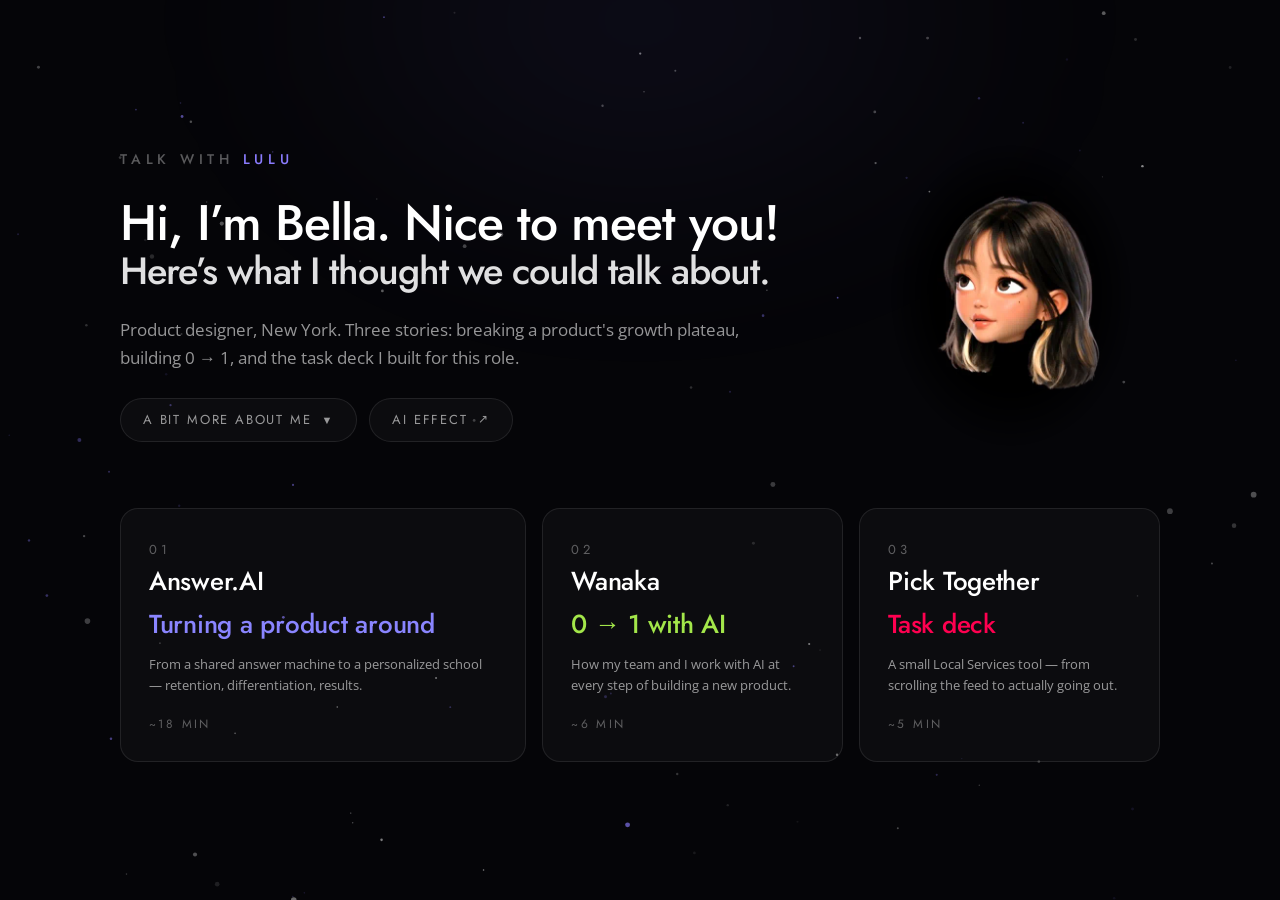
<file: lulu.html>
<!doctype html>
<html lang="en">
<head>
<meta charset="utf-8" />
<meta name="viewport" content="width=device-width, initial-scale=1" />
<meta name="robots" content="noindex, nofollow" />
<title>Talk with Lulu · Bella Li</title>
<link rel="preconnect" href="https://fonts.googleapis.com" />
<link href="https://fonts.googleapis.com/css2?family=Jost:wght@400;500;600&family=Open+Sans:wght@400;600&display=swap" rel="stylesheet" />
<link rel="stylesheet" href="style.css?v=10231" />
<style>
  body { overflow: auto; }
  #stars { position: fixed; inset: 0; z-index: 0; pointer-events: none; }
  .hub {
    min-height: 100vh;
    display: flex;
    flex-direction: column;
    justify-content: center;
    width: min(1040px, calc(100% - 128px));
    margin: 0 auto;
    position: relative;
    z-index: 2;
    padding: 80px 0;
  }
  .agenda { display: grid; grid-template-columns: 1.35fr 1fr 1fr; gap: 16px; margin-top: 56px; }
  .agenda a {
    text-decoration: none;
    color: var(--ink);
    background: var(--card);
    border: 1px solid var(--line);
    border-radius: 18px;
    padding: 30px 28px 26px;
    min-height: 250px;
    display: flex;
    flex-direction: column;
    transition: transform 0.3s ease, border-color 0.3s ease, background 0.3s ease;
  }
  .agenda a:is(:hover, .hov) { transform: translateY(-4px); background: rgba(255,255,255,0.05); }
  .agenda a:nth-child(1):is(:hover, .hov) { border-color: rgba(139,124,255,0.5); }
  .agenda a:nth-child(2):is(:hover, .hov) { border-color: rgba(163,230,74,0.5); }
  .agenda a:nth-child(3):is(:hover, .hov) { border-color: rgba(255,0,80,0.5); }
  .agenda .no {
    font-family: var(--serif);
    font-size: 13px;
    letter-spacing: 0.28em;
    color: var(--faint);
  }
  .agenda h3 {
    font-family: var(--serif);
    font-weight: 500;
    font-size: 26px;
    margin: auto 0 8px;
    letter-spacing: -0.01em;
  }
  .agenda .sub { font-size: 13px; color: var(--dim); }
  .agenda .time {
    margin-top: 18px;
    font-family: var(--serif);
    font-size: 12px;
    letter-spacing: 0.2em;
    color: var(--faint);
    text-transform: uppercase;
  }
  .a1 h3 span { color: var(--core); }
  .a2 h3 span { color: var(--wanaka); }
  .a3 h3 span { color: var(--eh-red); }
  .hint {
    margin-top: 40px;
    font-family: var(--serif);
    font-size: 12.5px;
    letter-spacing: 0.16em;
    color: rgba(255,255,255,0.25);
    text-transform: uppercase;
  }
  .hero-row { display: grid; grid-template-columns: 1fr auto; gap: 40px; align-items: center; }
  .hero-avatar {
    width: 250px;
    margin-right: 24px;
    -webkit-mask-image: radial-gradient(closest-side, #000 58%, transparent 96%);
    mask-image: radial-gradient(closest-side, #000 58%, transparent 96%);
    animation: bob 5.5s ease-in-out infinite;
  }
  @keyframes bob {
    0%, 100% { transform: translateY(0); }
    50% { transform: translateY(-12px); }
  }
  h1 .sub-line { display: block; font-size: 0.76em; color: rgba(255,255,255,0.88); }
  /* the greeting is longer than the original, so it gets its own scale and stays on one line */
  .hub h1 { font-size: clamp(32px, 3.9vw, 55px); white-space: nowrap; }

  /* ---- expandable "more about me" ---- */
  .more-toggle {
    display: inline-flex;
    align-items: center;
    gap: 10px;
    margin-top: 26px;
    font-family: var(--serif);
    font-size: 13px;
    letter-spacing: 0.14em;
    text-transform: uppercase;
    color: var(--dim);
    background: var(--card);
    border: 1px solid var(--line);
    border-radius: 999px;
    padding: 10px 22px;
    cursor: pointer;
    transition: border-color 0.25s, color 0.25s, transform 0.25s;
    user-select: none;
  }
  .more-toggle:is(:hover, .hov) { color: var(--ink); border-color: rgba(255,255,255,0.28); transform: translateY(-2px); }
  .more-toggle .chev { transition: transform 0.4s cubic-bezier(0.22, 1, 0.36, 1); font-size: 11px; }
  .open .more-toggle .chev { transform: rotate(180deg); }

  .morewrap {
    display: grid;
    grid-template-rows: 0fr;
    transition: grid-template-rows 0.7s cubic-bezier(0.76, 0, 0.24, 1);
  }
  .open .morewrap { grid-template-rows: 1fr; }
  .morein { overflow: hidden; min-height: 0; }
  .morein > .sec { opacity: 0; transform: translateY(18px); transition: opacity 0.5s ease 0.25s, transform 0.5s ease 0.25s; }
  .open .morein > .sec { opacity: 1; transform: none; }

  .sec-label {
    font-family: var(--serif);
    font-size: 12.5px;
    letter-spacing: 0.3em;
    text-transform: uppercase;
    color: var(--faint);
    margin: 44px 0 20px;
  }

  /* life photos */
  .life { display: grid; grid-template-columns: repeat(3, 1fr); gap: 14px; margin-top: 8px; }
  .lp { position: relative; border-radius: 14px; overflow: hidden; border: 1px solid var(--line); background: var(--card); aspect-ratio: 4 / 3; transition: transform .35s cubic-bezier(.22,1,.36,1), border-color .3s; }
  .lp img { width: 100%; height: 100%; object-fit: cover; display: block; transition: transform .6s cubic-bezier(.22,1,.36,1); }
  .lp:is(:hover, .hov) { transform: translateY(-4px); border-color: rgba(255,255,255,.26); }
  .lp:is(:hover, .hov) img { transform: scale(1.04); }
  .lp .lcap { position: absolute; left: 0; right: 0; bottom: 0; padding: 30px 14px 12px; background: linear-gradient(180deg, transparent, rgba(0,0,0,.72)); font-family: var(--serif); font-size: 13px; color: var(--ink); letter-spacing: .02em; }
  .lp .lcap span { display: block; font-family: var(--sans); font-size: 11px; color: rgba(255,255,255,.7); margin-top: 3px; }
  /* journey strip */
  .journey {
    display: grid;
    grid-template-columns: 1.15fr 0.95fr 1.15fr 1.05fr;
    grid-template-rows: 292px 92px;
    gap: 12px;
  }
  .jstep {
    background: var(--card);
    border: 1px solid var(--line);
    border-radius: 14px;
    padding: 16px 16px 14px;
    position: relative;
    display: flex;
    flex-direction: column;
    transition: border-color 0.3s ease, background 0.3s ease, transform 0.3s ease;
    cursor: default;
    overflow: hidden;
  }
  .jstep:is(:hover, .hov) {
    background: rgba(255,255,255,0.055);
    border-color: rgba(255,255,255,0.24);
    transform: translateY(-3px);
  }
  .jstep .jn {
    font-family: var(--serif);
    font-size: 12px;
    letter-spacing: 0.2em;
    color: var(--faint);
    font-variant-numeric: tabular-nums;
  }
  .jstep h4 { font-family: var(--serif); font-size: 17px; font-weight: 500; margin: 7px 0 0; }
  .jstep .role { font-size: 11px; color: var(--faint); margin-top: 4px; font-style: italic; }

  /* keyword chips */
  .kws { display: flex; flex-wrap: wrap; gap: 5px; margin-top: 9px; }
  .kw {
    font-family: var(--serif);
    font-size: 10px;
    letter-spacing: 0.05em;
    text-transform: uppercase;
    color: var(--dim);
    border: 1px solid var(--line);
    border-radius: 6px;
    padding: 2.5px 7px;
    line-height: 1.3;
    white-space: nowrap;
  }
  .kw.key {
    color: #cfc4ff;
    border-color: rgba(139,124,255,0.5);
    background: rgba(139,124,255,0.12);
  }
  .kw.ai {
    color: #bff0d4;
    border-color: rgba(75,255,201,0.38);
    background: rgba(75,255,201,0.09);
  }

  /* hover-revealed description */
  .jdesc {
    display: grid;
    grid-template-rows: 0fr;
    opacity: 0;
    transition: grid-template-rows 0.4s cubic-bezier(0.22,1,0.36,1), opacity 0.3s ease;
  }
  .jstep:is(:hover, .hov) .jdesc { grid-template-rows: 1fr; opacity: 1; }
  .jdesc > div { overflow: hidden; min-height: 0; }
  .jdesc p { font-size: 11.5px; color: var(--dim); line-height: 1.55; padding-top: 10px; }

  .jlogos {
    display: flex; align-items: center; flex-wrap: wrap;
    gap: 12px 16px; margin-top: auto; padding-top: 14px;
  }
  .jlogos img {
    height: 28px; width: auto; display: block; opacity: 0.95;
    transition: height 0.4s cubic-bezier(0.22,1,0.36,1), opacity 0.3s ease;
  }
  .jlogos img.big { height: 34px; }
  .jlogos img.round { height: 44px; border-radius: 10px; }
  .jstep:is(:hover, .hov) .jlogos img { height: 17px; opacity: 0.85; }
  .jstep:is(:hover, .hov) .jlogos img.big { height: 22px; }
  .jstep:is(:hover, .hov) .jlogos img.round { height: 26px; border-radius: 7px; }
  .parsons-mark {
    font-family: "Jost", sans-serif;
    font-weight: 600;
    font-size: 26px;
    letter-spacing: -0.015em;
    color: #ee3124;
    line-height: 1;
    transition: font-size 0.4s cubic-bezier(0.22,1,0.36,1);
  }
  .jstep:is(:hover, .hov) .parsons-mark { font-size: 15px; }

  /* col 1/3/4 span both rows; col 2 holds the stacked pair */
  .j-span { grid-row: 1 / span 2; }
  .j-stack { display: grid; grid-template-rows: 1fr 1fr; gap: 12px; grid-row: 1 / span 2; }
  .j-mini { padding: 13px 15px 12px; }
  .j-mini h4 { font-size: 15px; margin: 5px 0 0; }
  .j-mini .jdesc p { font-size: 10.8px; line-height: 1.5; padding-top: 7px; }
  .j-mini .jlogos { padding-top: 8px; }
  .j-mini .jlogos img.round { height: 40px; }
  .j-mini:is(:hover, .hov) .jlogos img.round { height: 22px; }
  .j-mini .parsons-mark { font-size: 23px; }
  .j-mini:is(:hover, .hov) .parsons-mark { font-size: 14px; }

  /* AI-native band under cards 3 & 4 */
  .j-band {
    grid-column: 3 / span 2;
    grid-row: 2;
    border-radius: 14px;
    padding: 14px 20px;
    display: flex;
    align-items: center;
    gap: 14px;
    background:
      linear-gradient(100deg,
        rgba(139,124,255,0.20) 0%,
        rgba(105,226,255,0.16) 34%,
        rgba(163,230,74,0.16) 66%,
        rgba(255,206,33,0.18) 100%);
    border: 1px solid rgba(255,255,255,0.16);
    position: relative;
    overflow: hidden;
  }
  .j-band::after {
    content: "";
    position: absolute; inset: 0;
    background: radial-gradient(120% 180% at 20% 0%, rgba(255,255,255,0.10), transparent 60%);
    pointer-events: none;
  }
  .j-band img { height: 30px; width: 30px; border-radius: 50%; object-fit: cover; flex: none; }
  .j-band .bt { font-family: var(--serif); font-size: 15px; font-weight: 500; letter-spacing: 0.01em; }
  .j-band .bp { font-size: 11.5px; color: rgba(255,255,255,0.72); line-height: 1.5; }

  /* JD match flip cards */
  .match { display: grid; grid-template-columns: repeat(2, 1fr); gap: 14px; }
  .fcard { perspective: 1100px; height: 244px; cursor: pointer; }
  .finner {
    position: relative; width: 100%; height: 100%;
    transform-style: preserve-3d;
    transition: transform 0.65s cubic-bezier(0.4, 0, 0.2, 1);
  }
  .fcard.flip .finner { transform: rotateY(180deg); }
  .fface {
    position: absolute; inset: 0;
    backface-visibility: hidden;
    -webkit-backface-visibility: hidden;
    border-radius: 14px;
    padding: 46px 24px 20px;
    display: flex; flex-direction: column;
    justify-content: flex-start;
  }
  .fface .flab {
    font-family: var(--serif); font-size: 10.5px; letter-spacing: 0.24em;
    text-transform: uppercase; color: var(--faint); margin-bottom: 12px;
    position: absolute; top: 18px; left: 24px;
  }
  .ffront { background: rgba(255,255,255,0.02); border: 1px solid var(--line); }
  .ffront p { font-size: 16px; color: var(--dim); font-style: italic; line-height: 1.55; }
  .fback {
    transform: rotateY(180deg);
    background: rgba(139,124,255,0.06);
    border: 1px solid rgba(139,124,255,0.35);
  }
  .fback p { font-size: 14px; color: var(--ink); line-height: 1.6; }
  .fback ul { list-style: none; margin: 0; padding: 0; }
  .fback li {
    font-size: 13.6px;
    line-height: 1.5;
    color: var(--dim);
    padding-left: 11px;
    position: relative;
    margin-bottom: 7px;
  }
  .fback li::before {
    content: "";
    position: absolute; left: 0; top: 7px;
    width: 4px; height: 4px; border-radius: 50%;
    background: rgba(139,124,255,0.85);
  }
  .fback li b { color: var(--ink); font-weight: 600; }
  .fback li .n { color: #cfc4ff; font-weight: 600; }
  .fback .tail { font-size: 11.5px; color: var(--faint); font-style: italic; margin-top: 2px; }
  .fback .where {
    margin-top: auto; align-self: flex-start;
    font-family: var(--serif); font-size: 10.5px; letter-spacing: 0.2em;
    text-transform: uppercase; border-radius: 999px; padding: 3px 10px;
    border: 1px solid var(--line); color: var(--dim);
  }
  .fback .where.c1 { color: var(--core); border-color: rgba(138,133,255,0.45); }
  .fback .where.c2 { color: var(--wanaka); border-color: rgba(163,230,74,0.45); }
  .fback .where.c3 { color: var(--eh-red); border-color: rgba(255,0,80,0.45); }
  .fcard .sticker {
    position: absolute; right: 12px; bottom: 8px; width: 94px; height: auto;
    opacity: 0; transform: translateY(10px) rotate(-4deg) scale(.94);
    transition: opacity .32s ease-out, transform .38s cubic-bezier(.22,1,.36,1);
    pointer-events: none; filter: drop-shadow(0 10px 22px rgba(0,0,0,.45));
  }
  .fcard:is(:hover, .hov) .ffront .sticker { opacity: 1; transform: translateY(0) rotate(-2deg) scale(1); }
  .fcard.flip .ffront .sticker { opacity: 0; }
  @media (max-width: 900px) { .fcard .sticker { width: 68px; right: 8px; bottom: 6px; } }
  .match-hint { margin-top: 14px; font-size: 11.5px; color: rgba(255,255,255,0.25); font-family: var(--serif); letter-spacing: 0.14em; text-transform: uppercase; }
  .hero-actions { display: flex; flex-wrap: wrap; align-items: center; gap: 12px; }
  .hero-actions .more-toggle { margin-top: 26px; }
  a.more-toggle.take-home { text-decoration: none; }
  a.more-toggle.take-home .arrow { font-size: 12px; transition: transform 0.3s cubic-bezier(0.22, 1, 0.36, 1); }
  a.more-toggle.take-home:is(:hover, .hov) .arrow { transform: translate(2px, -2px); }
  .open a.more-toggle.take-home .chev { transform: none; }
  /* phone: one column, nothing wider than the screen */
  @media (max-width: 900px) {
    html, body { overflow-x: clip; }
    .hub { width: calc(100% - 40px); padding: 56px 0 48px; min-height: 0; justify-content: flex-start; }
    .hero-row { grid-template-columns: 1fr; gap: 22px; }
    .hero-avatar { width: 150px; margin: 0 auto; }
    h1 { font-size: clamp(30px, 8.6vw, 40px); }
    h1 .sub-line { white-space: normal !important; display: block; }
    .hub h1 { white-space: normal; }
    .journey { grid-template-columns: 1fr; grid-template-rows: auto; gap: 10px; }
    .journey > * { grid-column: auto !important; grid-row: auto !important; }
    .life { grid-template-columns: 1fr 1fr; gap: 10px; }
    .match { grid-template-columns: 1fr; gap: 12px; }
    .fcard { height: 250px; }
    .agenda { grid-template-columns: 1fr; gap: 12px; margin-top: 34px; }
    .agenda a { min-height: 0; padding: 22px 20px 20px; }
    .agenda h3 { font-size: 22px; margin: 14px 0 8px; }
    .hint { font-size: 11px; line-height: 1.7; }
    .glow { width: 300px; height: 240px; filter: blur(60px); left: 0 !important; right: auto !important; }
    .kws { max-width: 100%; }
    .kw { max-width: 100%; white-space: normal; }
    .hero-actions { gap: 10px; }
    .sec { margin-top: 34px; }
    img, video { max-width: 100%; }
  }
</style>
</head>
<body>
  <canvas id="stars" aria-hidden="true"></canvas>
  <div class="glow purple tc" style="position:fixed"></div>
  <div class="hub">
    <div class="hero-row">
      <div>
        <div class="eyebrow" style="opacity:1;transform:none">Talk with <b>Lulu</b></div>
        <h1>Hi, I’m Bella. Nice to meet you!<span class="sub-line">Here’s what I thought we could talk about.</span></h1>
        <p class="lede" style="margin-top:24px">
          Product designer, New York. Three stories: breaking a product's growth
          plateau, building 0&nbsp;→&nbsp;1, and the task deck I built for this role.
        </p>
        <div class="hero-actions">
          <div class="more-toggle" id="moreToggle">
            A bit more about me <span class="chev">▼</span>
          </div>
          <a class="more-toggle take-home" href="https://belendali.github.io/tt-effect-takehome/" target="_blank" rel="noopener">
            AI effect <span class="arrow">↗</span>
          </a>
        </div>
      </div>
      <img class="hero-avatar" src="assets/hero-avatar.webp" alt="Bella" id="avatarToggle" style="cursor:pointer" />
    </div>

    <div class="morewrap">
      <div class="morein">
        <div class="sec">
          <div class="sec-label">The journey so far</div>
          <div class="journey">
            <div class="jstep j-span" data-k="tencent">
              <span class="jn">2020</span>
              <h4>Tencent</h4>
              <div class="role">Started as an interaction design intern</div>
              <div class="kws">
                <span class="kw key">Gamification</span>
                <span class="kw">Design strategy</span>
              </div>
              <div class="jdesc"><div><p>Game-based courses for ages 3–8: completion 72% → 98%. "Take a Break": 1M DAU in month one.</p></div></div>
              <div class="jlogos">
                <img src="assets/logo-tencent.png" alt="Tencent" />
                <img src="assets/logo-abcmouse.png" alt="ABCmouse" />
                <img src="assets/logo-tmeeting.png" alt="Tencent Meeting" />
              </div>
            </div>

            <div class="j-stack">
              <div class="jstep j-mini" data-k="parsons">
                <span class="jn">2022</span>
                <h4>Parsons</h4>
                <div class="kws"><span class="kw">Strategic design</span></div>
                <div class="jdesc"><div><p>MS, Strategic Design &amp; Management.</p></div></div>
                <div class="jlogos"><span class="parsons-mark">PARSONS</span></div>
              </div>
              <div class="jstep j-mini" data-k="lego">
                <span class="jn">2023</span>
                <h4>LEGO</h4>
                <div class="kws"><span class="kw key">Creative campaign</span></div>
                <div class="jdesc"><div><p>A video campaign that doubled daily sales.</p></div></div>
                <div class="jlogos"><img class="round" src="assets/logo-lego.webp" alt="LEGO" /></div>
              </div>
            </div>

            <div class="jstep j-span" style="grid-row:1" data-k="answer">
              <span class="jn">2024 — now</span>
              <h4>Answer.AI</h4>
              <div class="role">Product Designer · 7M users</div>
              <div class="kws">
                <span class="kw key">Gamification</span>
                <span class="kw">Design strategy</span>
                <span class="kw ai">Designing with AI</span>
              </div>
              <div class="jdesc"><div><p>Led the redesign past the growth plateau. Its students are TikTok's audience.</p></div></div>
              <div class="jlogos"><img class="big" src="assets/logo-answer.png" alt="Answer.AI" /></div>
            </div>

            <div class="jstep j-span" style="grid-row:1" data-k="wanaka">
              <span class="jn">2024 — now</span>
              <h4>Wanaka</h4>
              <div class="role">A creator tool, 0 → 1</div>
              <div class="kws">
                <span class="kw key">Creator tool</span>
                <span class="kw ai">AI skills</span>
                <span class="kw ai">Designing with AI</span>
              </div>
              <div class="jdesc"><div><p>Players build and publish their own games, then share them with friends.</p></div></div>
              <div class="jlogos"><img class="big" src="assets/logo-wanaka.png" alt="Wanaka" /></div>
            </div>

            <div class="j-band">
              <img src="assets/hero-avatar.webp" alt="Bella" />
              <div>
                <div class="bt">And through both — working as an AI-native designer</div>
                <div class="bp">Designing with AI in the loop, and shipping interactive demos and playable prototypes every week.</div>
              </div>
            </div>
          </div>
        </div>

        <div class="sec">
          <div class="sec-label">Beyond work</div>
          <div class="life">
            <div class="lp" data-k="twin"><img src="assets/life-1.jpg" alt="Bella and her twin sister as kids" style="object-position:center 30%" /><div class="lcap">Born with a best friend<span>My twin sister Manman — 源源 + 满满. Both designers.</span></div></div>
            <div class="lp" data-k="house"><img src="assets/life-2.jpg" alt="The toy house our dad built" /><div class="lcap">The toy house Dad built<span>Where we grew up playing role-play games.</span></div></div>
            <div class="lp" data-k="draw"><img src="assets/life-3.jpg" alt="Bella drawing on a wall" style="object-position:center 40%" /><div class="lcap">Give me a pen<span>Drawing, always. Sports and LEGO sets to unwind.</span></div></div>
          </div>
        </div>

        <div class="sec">
          <div class="sec-label">The brief, decoded — what the role asks × what I bring</div>
          <div class="match">
            <div class="fcard"><div class="finner">
              <div class="fface ffront"><span class="flab">The role asks</span><p>"Deep hands-on practice with <b>AI coding tools</b> — independently turning ideas into <b>high-fidelity, interactive demos</b> that validate experience and feasibility."</p><img class="sticker" src="assets/sticker-01.webp" alt="AI collaboration sticker" loading="lazy" /></div>
              <div class="fface fback"><span class="flab">What I bring</span>
                <ul>
                  <li><b>Answer.AI</b> — an AI agent found the trend behind study rooms. <span class="n">+28%</span> time in app</li>
                  <li><b>Answer.AI</b> — idea to working prototype in a day, tested before engineering starts</li>
                  <li><b>Wanaka</b> — demos validate the direction, the front end ships out of them</li>
                  <li>Games, effects, AI music videos — whatever the idea needs</li>
                </ul>
              </div>
            </div></div>
            <div class="fcard"><div class="finner">
              <div class="fface ffront"><span class="flab">The role asks</span><p>"Own design across <b>core social scenarios</b> — friend interactions and sharing, Story, DMs — and explore new ways to spark <b>authentic connection</b>."</p><img class="sticker" src="assets/sticker-02.webp" alt="Social connection sticker" loading="lazy" /></div>
              <div class="fface fback"><span class="flab">What I bring</span>
                <ul>
                  <li><b>LiveStatus</b> — the social product I own right now: a split screen you and your person keep open, for couples and close friends</li>
                  <li><b>Tencent Meeting</b> — presence at scale: who's back, who's away, and when showing that turns into exposure</li>
                  <li><b>Answer.AI</b> — study rooms, avatars others can see, tutors who reach out first</li>
                </ul>
              </div>
            </div></div>
            <div class="fcard"><div class="finner">
              <div class="fface ffront"><span class="flab">The role asks</span><p>"Use product thinking and data to surface <b>real</b> user needs, propose directions, and drive them through to <b>launch and validation</b>."</p><img class="sticker" src="assets/sticker-03.webp" alt="Product thinking sticker" loading="lazy" /></div>
              <div class="fface fback"><span class="flab">What I bring</span>
                <ul>
                  <li><b>Answer.AI</b> — led the redesign past the growth plateau: <span class="n">+13%</span> DAU · <span class="n">+23%</span> daily revenue · <span class="n">~8%</span> 30-day retention</li>
                  <li><b>Wanaka</b> — one idea, iterated into a product: <span class="n">50,000</span> users in closed beta</li>
                  <li><b>Tencent Meeting</b> — turned one vague line from the CEO into a question we could test</li>
                </ul>
              </div>
            </div></div>
            <div class="fcard"><div class="finner">
              <div class="fface ffront"><span class="flab">The role asks</span><p>"A <b>high aesthetic bar</b>, curating and elevating from large volumes of AI output — and the <b>simplest</b> approach to the core problem."</p><img class="sticker" src="assets/sticker-04.webp" alt="Character and animation sticker" loading="lazy" /></div>
              <div class="fface fback"><span class="flab">What I bring</span>
                <ul>
                  <li><b>Solo designer, launch quality</b> — IP, UI, illustration and motion, shipped without a team behind me</li>
                  <li><b>Four design systems</b> built and run — ABCmouse, LEGO, the Answer.AI tutors, Wanaka</li>
                  <li><b>AI motion and art in production</b>, plus my taste written down as skills the AI reuses</li>
                  <li><b>35 versions of one demo</b> — the work is the choosing</li>
                </ul>
              </div>
            </div></div>
          </div>
          <div class="match-hint">Click a card to flip · F flips them all</div>
        </div>
      </div>
    </div>

    <div class="agenda">
      <a class="a1" href="answer.html?from=lulu" onclick="this.href='answer.html?from=lulu&t='+Date.now()">
        <span class="no">01</span>
        <h3>Answer.AI<br /><span>Turning a product around</span></h3>
        <div class="sub">From a shared answer machine to a personalized school — retention, differentiation, results.</div>
        <div class="time">~18 min</div>
      </a>
      <a class="a2" href="wanaka.html?from=lulu" onclick="this.href='wanaka.html?from=lulu&t='+Date.now()">
        <span class="no">02</span>
        <h3>Wanaka<br /><span>0 → 1 with AI</span></h3>
        <div class="sub">How my team and I work with AI at every step of building a new product.</div>
        <div class="time">~6 min</div>
      </a>
      <a class="a3" href="https://drive.google.com/file/d/1Nus2X3POGxvBVPTMU7aSWARfA3Csxz33/view?usp=sharing" target="_blank" rel="noopener">
        <span class="no">03</span>
        <h3>Pick Together<br /><span>Task deck</span></h3>
        <div class="sub">A small Local Services tool — from scrolling the feed to actually going out.</div>
        <div class="time">~5 min</div>
      </a>
    </div>

  </div>
<script>
  const hub = document.querySelector(".hub");
  const toggle = () => hub.classList.toggle("open");
  document.getElementById("moreToggle").addEventListener("click", toggle);
  document.getElementById("avatarToggle").addEventListener("click", toggle);

  document.querySelectorAll(".fcard").forEach((c) =>
    c.addEventListener("click", () => c.classList.toggle("flip"))
  );

  addEventListener("keydown", (e) => {
    if (e.key === "1") location.href = "answer.html?t=" + Date.now();
    if (e.key === "2") location.href = "wanaka.html?t=" + Date.now();
    if (e.key === "3") location.href = "social.html?t=" + Date.now();
    if (e.key.toLowerCase() === "e") toggle();
    if (e.key.toLowerCase() === "f") {
      const cards = [...document.querySelectorAll(".fcard")];
      const anyUnflipped = cards.some((c) => !c.classList.contains("flip"));
      cards.forEach((c, i) =>
        setTimeout(() => c.classList.toggle("flip", anyUnflipped), i * 120)
      );
    }
  });
</script>
<div class="notes" hidden>Hi, it's really nice to meet you. I'm Bella, a product designer based in New York, with about five years of experience. My background's all in the résumé, so rather than read it to you, I made a quick visual — it'll only take a minute. <i>[E · open]</i></div>
<div class="notes notes-zh" hidden>你好，很高兴认识你。我是 Bella，在纽约做产品设计师，大概五年经验。我的背景简历里都有，与其念给你听，我做了一个一分钟的小视觉，先带你过一遍。<i>[E · 打开]</i></div>
<div class="notes" hidden><span data-hov="[data-k=tencent]">I started at Tencent on ABCmouse, a gamified EdTech product — making interactive games for kids — and then moved to Tencent Meeting, where I helped build the design system and core features.</span> <span data-hov="[data-k=parsons]">Then I came to New York for my master's in Strategic Design and Management,</span> <span data-hov="[data-k=lego]">and worked at LEGO as a creative strategist along the way.</span> <span data-hov="[data-k=answer]">Since graduating in 2024, I've been the product designer at Answer.AI, which is an AI education company with seven million students,</span> <span data-hov="[data-k=wanaka]">and at the same time building Wanaka, an AI game creation tool, from zero to one.</span> So for the past two years, AI has been part of every step of my process. <i>[scroll to photos]</i> And beyond work — <span data-hov="[data-k=twin]">I have a twin sister, Manman. Our names together are 源源满满 — it means "full and flowing" in Chinese — and we're both designers.</span> <span data-hov="[data-k=house]">We grew up in a wooden toy house our dad built, playing every kind of role-play game — and I think that's a big part of why we both became designers who care about empathy.</span> <span data-hov="[data-k=draw]">I've loved drawing for as long as I can remember — give me a pen and I'll just keep going. And outside of work, I do sports and build LEGO sets.</span> <i>[E · close]</i></div>
<div class="notes notes-zh" hidden><span data-hov="[data-k=tencent]">我从腾讯开始，先做 ABCmouse——一个游戏化的儿童教育产品，给孩子做互动小游戏；后来去了腾讯会议，参与搭设计系统和核心功能。</span> <span data-hov="[data-k=parsons]">之后来纽约读战略设计与管理硕士，</span> <span data-hov="[data-k=lego]">期间在 LEGO 做过创意策略。</span> <span data-hov="[data-k=answer]">2024 年毕业后，我一直是 Answer.AI 的产品设计师——一家有七百万学生的 AI 教育公司，</span> <span data-hov="[data-k=wanaka]">同时从零到一在做 Wanaka，一个 AI 游戏创作工具。</span> 所以这两年，AI 一直在我工作的每一步里。<i>[滚到照片]</i> 工作之外——<span data-hov="[data-k=twin]">我有个双胞胎妹妹满满，我们俩的名字合起来是「源源满满」，而且都是设计师。</span> <span data-hov="[data-k=house]">我们在爸爸亲手搭的木头玩具屋里长大，各种角色扮演游戏都玩过——我觉得这是我们后来都成了在意同理心的设计师的原因。</span> <span data-hov="[data-k=draw]">我从小就喜欢画画，给我一支笔就能一直画下去；工作之外也运动、拼乐高。</span> <i>[E · 收起]</i></div>
<div class="notes" hidden>I also went through the JD carefully, and I think my background is a strong match — we can come back to this at the end if it's useful. <i>[F again]</i></div>
<div class="notes notes-zh" hidden>我也认真看过 JD，觉得我的背景和这个岗位很匹配——如果有用，结尾我们可以再回到这里。<i>[再按 F]</i></div>
<div class="notes" hidden>So here's the plan for today. First, Answer.AI — turning a product around when free chatbots could suddenly do our core feature. I'll spend most of the time there, about eighteen minutes. Then Wanaka, a zero-to-one creator tool, and how my team builds with AI. And last, the task deck I built for this role — Pick Together, a small Local Services tool. Whatever time is left, we'll use for Q&amp;A. Alright, let's start with Answer.AI — and please feel free to jump in at any point. <i>[1]</i></div>
<div class="notes notes-zh" hidden>今天的安排是这样：先讲 Answer.AI——当免费的聊天机器人突然能做我们核心功能的时候，我们怎么把产品扭转过来，这部分我会花最多时间，大概十八分钟。然后是 Wanaka，一个从零到一的创作者工具，以及我的团队怎么和 AI 一起做产品。最后是我为这个岗位做的 task deck——Pick Together，一个本地服务的小工具。剩下的时间留给问答。那我们从 Answer.AI 开始——中间随时可以打断我。<i>[1]</i></div>
<script>
  (function(){
    const st=document.createElement("div");st.className="stage page";
    [...document.body.children].forEach(el=>{if(el.tagName!=="SCRIPT"&&!el.classList.contains("notes"))st.appendChild(el);});
    document.body.insertBefore(st,document.body.firstChild);
    let lang=localStorage.getItem("script-lang")==="zh"?"zh":"en";
    const pick=()=>[...document.querySelectorAll(lang==="zh"?".notes.notes-zh":".notes:not(.notes-zh)")];
    let notes=pick();
    const p=document.createElement("div");p.className="script";
    p.innerHTML="<div class=\"script-in\"><div class=\"script-head\"><i class=\"script-k\"></i><button class=\"script-lang\" type=\"button\" title=\"EN / 中文\"></button></div><div class=\"script-t\"></div></div>";
    document.body.appendChild(p);
    const k=p.querySelector(".script-k"),t=p.querySelector(".script-t");
    const langBtn=p.querySelector(".script-lang");
    const paintLang=()=>{langBtn.textContent=lang==="zh"?"中文 · EN":"EN · 中文";langBtn.classList.toggle("zh",lang==="zh");};
    langBtn.addEventListener("click",()=>{lang=lang==="zh"?"en":"zh";localStorage.setItem("script-lang",lang);notes=pick();paintLang();render();});
    paintLang();
    let seg=0;
    const labels=["Script · Intro","Script · Journey","Script · JD","Script · Plan"];
    const bc=("BroadcastChannel" in window)?new BroadcastChannel("deck-presenter"):null;
    function render(){seg=Math.max(0,Math.min(notes.length-1,seg));k.textContent=labels[seg]||("Script · "+(seg+1));t.innerHTML=notes[seg].innerHTML;p.scrollTop=0;
      if(bc)bc.postMessage({type:"state",embedded:window!==window.top,page:"index.html",chapter:"Agenda",index:seg,total:notes.length,title:(labels[seg]||"").replace("Script · ",""),next:(labels[seg+1]||"").replace("Script · ",""),html:t.innerHTML});}
    if(bc)bc.onmessage=(e)=>{const m=e.data||{};if(m.type==="cmd"){if(m.key==="home")return;document.dispatchEvent(new KeyboardEvent("keydown",{key:m.key,bubbles:true,cancelable:true}));}if(m.type==="hello")render();};
    render();
    let wasOpen=false, visited=false;
    function sync(){
      const hub=document.querySelector(".hub");
      const open=hub.classList.contains("open");
      const flipped=[...document.querySelectorAll(".fcard")].some(c=>c.classList.contains("flip"));
      const matchHov=!!hub.querySelector(".match.hov"), agendaHov=!!hub.querySelector(".agenda.hov");
      if(open&&!wasOpen){visited=true;}
      let want=seg;
      if(matchHov) want=2;
      else if(flipped&&!agendaHov) want=2;
      else if(open) want=(agendaHov&&visited)?3:1;
      else if(visited&&wasOpen) want=3;
      else if(seg===2) want=3;
      wasOpen=open;
      if(want!==seg){seg=want;render();}
    }
    const mo=new MutationObserver(sync);
    mo.observe(document.querySelector(".hub"),{attributes:true,attributeFilter:["class"],subtree:true});
    addEventListener("keydown",(e)=>{
      if(e.metaKey||e.ctrlKey||e.altKey)return;
      const key=e.key.toLowerCase();
      if(key==="s"){document.body.classList.toggle("script-on");}
      if(e.key==="ArrowRight"||e.key==="]"||e.key===" "){e.preventDefault();seg++;render();}
      if(e.key==="ArrowLeft"||e.key==="["){seg--;render();}
      if(key==="e"){setTimeout(()=>{const open=document.querySelector(".hub").classList.contains("open");seg=open?1:3;render();},0);}
    });
  })();
</script>
<script>
  // cover: a quiet starfield the cursor pushes around
  (function () {
    const cv = document.getElementById("stars"); if (!cv) return;
    if (matchMedia("(prefers-reduced-motion: reduce)").matches) return;
    const ctx = cv.getContext("2d");
    let w = 0, h = 0, dpr = 1, stars = [];
    const mouse = { x: -9999, y: -9999, on: false };

    function build() {
      dpr = Math.min(devicePixelRatio || 1, 2);
      w = innerWidth; h = innerHeight;
      cv.width = w * dpr; cv.height = h * dpr;
      cv.style.width = w + "px"; cv.style.height = h + "px";
      ctx.setTransform(dpr, 0, 0, dpr, 0, 0);
      const n = Math.round(Math.min(150, (w * h) / 11000));
      stars = Array.from({ length: n }, () => {
        const r = Math.random() < .12 ? 1.8 + Math.random() * 1.1 : .6 + Math.random() * .9;
        return {
          hx: Math.random() * w, hy: Math.random() * h,     // home
          x: 0, y: 0, vx: 0, vy: 0, r: r,
          a: .18 + Math.random() * .5,
          tw: Math.random() * Math.PI * 2,
          tws: .006 + Math.random() * .012,
          drift: .04 + Math.random() * .09,
          purple: Math.random() < .3
        };
      });
      stars.forEach(s => { s.x = s.hx; s.y = s.hy; });
    }

    function frame() {
      ctx.clearRect(0, 0, w, h);
      for (const s of stars) {
        // slow drift around home
        s.tw += s.tws;
        const dxh = s.hx + Math.cos(s.tw) * (s.drift * 60) - s.x;
        const dyh = s.hy + Math.sin(s.tw * .8) * (s.drift * 40) - s.y;
        s.vx += dxh * .004; s.vy += dyh * .004;

        // the cursor pushes them aside
        if (mouse.on) {
          const dx = s.x - mouse.x, dy = s.y - mouse.y;
          const d2 = dx * dx + dy * dy, R = 150;
          if (d2 < R * R) {
            const d = Math.sqrt(d2) || 1, f = (1 - d / R) * 1.1;
            s.vx += (dx / d) * f; s.vy += (dy / d) * f;
          }
        }
        s.vx *= .92; s.vy *= .92;
        s.x += s.vx; s.y += s.vy;

        const a = s.a * (.7 + .3 * Math.sin(s.tw * 1.7));
        ctx.beginPath();
        ctx.arc(s.x, s.y, s.r, 0, 6.2832);
        ctx.fillStyle = s.purple ? "rgba(139,124,255," + a + ")" : "rgba(255,255,255," + a * .8 + ")";
        ctx.fill();
      }
      requestAnimationFrame(frame);
    }

    addEventListener("pointermove", (e) => { mouse.x = e.clientX; mouse.y = e.clientY; mouse.on = true; }, { passive: true });
    addEventListener("pointerleave", () => { mouse.on = false; });
    addEventListener("resize", build);
    build(); frame();
  })();
</script>
<script src="mirror.js?v=11"></script>
<script src="editor.js?v=09081324"></script>
<script src="lightbox.js?v=7"></script>
<script src="comments.js?v=5"></script>
<script>sessionStorage.setItem("deck-from","lulu");</script>
</body>
</html>
</file>
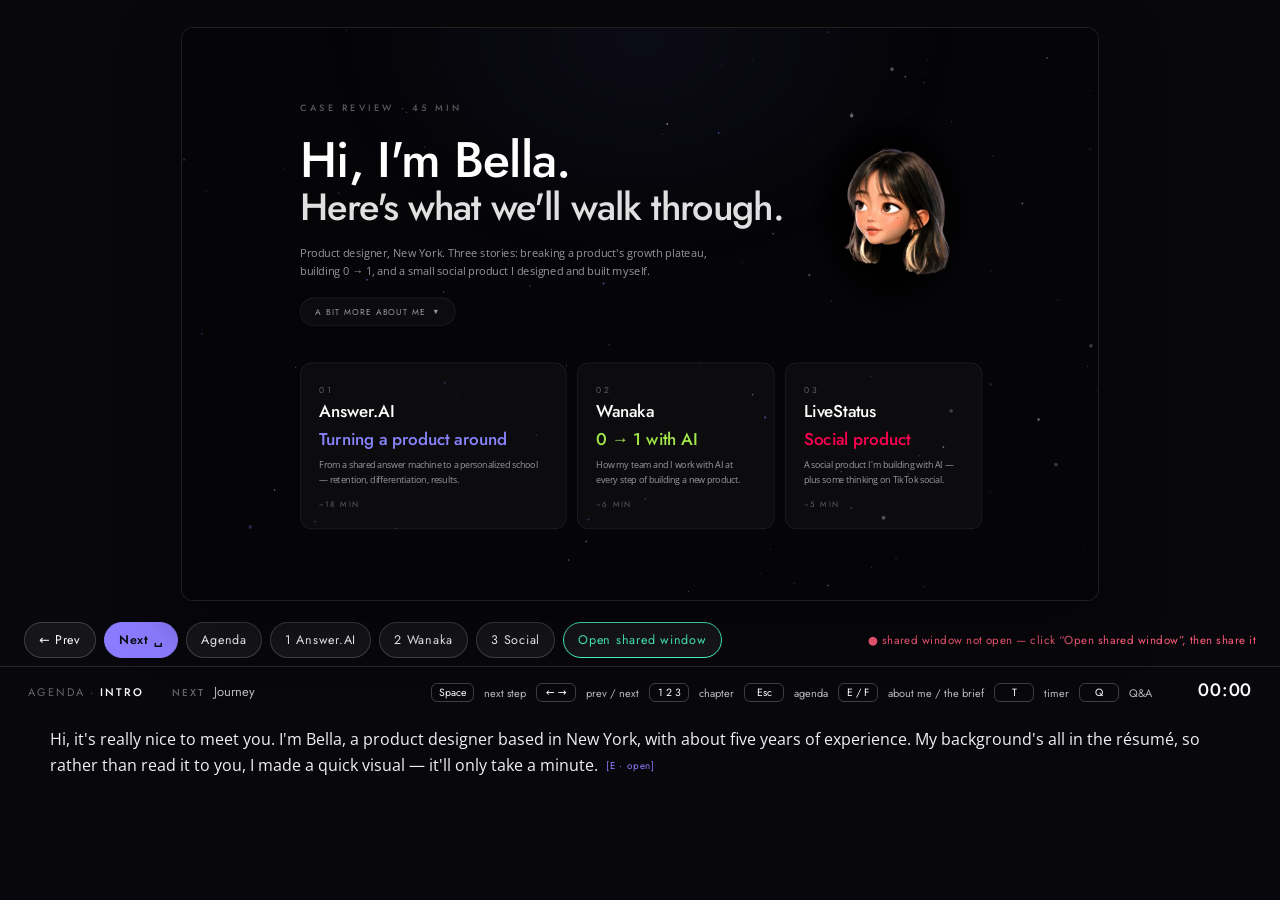
<file: presenter.html>
<!doctype html>
<html lang="en">
<head>
<meta charset="utf-8" />
<meta name="viewport" content="width=device-width, initial-scale=1" />
<meta name="robots" content="noindex, nofollow" />
<title>Presenter · Case Review</title>
<link rel="preconnect" href="https://fonts.googleapis.com" />
<link href="https://fonts.googleapis.com/css2?family=Jost:wght@400;500;600&family=Open+Sans:wght@400;600&display=swap" rel="stylesheet" />
<style>
  :root { --bg:#08080c; --ink:#fff; --dim:rgba(255,255,255,.72); --faint:rgba(255,255,255,.38); --line:rgba(255,255,255,.12); --accent:#8b7cff; --serif:"Jost",system-ui,sans-serif; --body:"Open Sans",system-ui,sans-serif; }
  * { box-sizing: border-box; }
  html, body { height: 100%; margin: 0; background: var(--bg); color: var(--ink); font-family: var(--body); overflow: hidden; }
  .wrap { height: 100%; display: grid; grid-template-rows: 1fr; }
  .top { display: flex; align-items: center; justify-content: space-between; padding: 12px 24px; border-bottom: 1px solid var(--line); font-family: var(--serif); }
  .top .ch { font-size: 11px; letter-spacing: .22em; text-transform: uppercase; color: var(--faint); }
  .top .pg { font-size: 11px; letter-spacing: .22em; text-transform: uppercase; color: var(--faint); }
  .top .pg b { color: var(--ink); font-weight: 500; }
  .top .clock { font-size: 24px; font-weight: 500; letter-spacing: .04em; font-variant-numeric: tabular-nums; color: var(--ink); }
  .top .clock span { font-size: 10px; letter-spacing: .2em; color: var(--faint); margin-left: 10px; text-transform: uppercase; }
  .top .clock.warn { color: #ffb54a; } .top .clock.over { color: #ff5c7a; }
  .main { display: grid; grid-template-rows: minmax(0, 1fr) auto; min-height: 0; }
  .left { display: grid; grid-template-rows: 1fr auto; min-height: 0; padding: 14px 24px 8px; gap: 8px; }
  .stagebox { position: relative; min-height: 0; display: flex; align-items: center; justify-content: center; }
  .pv { position: relative; border-radius: 12px; overflow: hidden; border: 1px solid var(--line); background: #000; box-shadow: 0 20px 60px rgba(0,0,0,.5); }
  .pv iframe { position: absolute; left: 0; top: 0; width: 1400px; height: 875px; border: 0; transform-origin: 0 0; }
  .lab { position: absolute; left: 14px; top: -20px; font-family: var(--serif); font-size: 10px; letter-spacing: .2em; text-transform: uppercase; color: var(--faint); }
  .bot { display: flex; gap: 8px; flex-wrap: wrap; align-items: center; min-width: 0; }
  .bot .status { margin-left: auto; }
  .side { border-top: 1px solid var(--line); display: grid; grid-template-rows: auto minmax(0, 1fr);
    height: auto; min-height: 26vh; max-height: 58vh; min-width: 0; }
  .script { padding: 14px 28px 18px; overflow: auto; min-height: 0; }
  .title { font-family: var(--serif); font-size: 13px; letter-spacing: .06em; color: var(--accent); margin: 0 auto 10px; max-width: 1120px; }
  .text { font-size: clamp(16px, 1.22vw, 20px); line-height: 1.6; color: rgba(255,255,255,.94); max-width: 1180px; margin: 0 auto; }
  .text i { font-style: normal; color: var(--accent); font-family: var(--serif); font-size: .62em; letter-spacing: .08em; padding: 0 4px; vertical-align: middle; }
  .text b { color: #fff; font-weight: 600; }
  .text .script-slot.filled { background: rgba(139,124,255,.22); box-shadow: 0 0 0 4px rgba(139,124,255,.22); border-radius: 6px; color: #fff; }
  .text .script-more { margin-top: 10px; padding: 10px 16px; border-left: 3px solid var(--accent); background: rgba(139,124,255,.08); border-radius: 0 10px 10px 0; }
  .meta { display: flex; gap: 28px; align-items: baseline; padding: 10px 28px 0; font-family: var(--serif); min-width: 0; overflow: hidden; }
  .meta h4 { display: inline; margin: 0 8px 0 0; font-size: 10px; letter-spacing: .22em; text-transform: uppercase; color: var(--faint); font-weight: 500; }
  .nx { display: inline; font-size: 13px; color: var(--dim); }
  .keys { display: inline-flex; flex-wrap: wrap; gap: 6px 10px; align-items: center; font-size: 11px; color: var(--dim); margin-left: auto; min-width: 0; }
  .keys kbd { font-family: var(--serif); font-size: 10.5px; border: 1px solid rgba(255,255,255,.22); border-radius: 6px; padding: 1px 7px; color: var(--ink); min-width: 40px; text-align: center; display: inline-block; }
  .status { font-size: 11.5px; color: #ff5c7a; letter-spacing: .04em; font-family: var(--serif); }
  .meta .pg { font-size: 11px; letter-spacing: .18em; text-transform: uppercase; color: var(--faint); white-space: nowrap; }
  .meta .pg b { color: var(--ink); font-weight: 500; }
  .meta .clock { font-size: 18px; font-weight: 500; letter-spacing: .04em; font-variant-numeric: tabular-nums; color: var(--ink); margin-left: 18px; }
  .meta .clock.warn { color: #ffb54a; } .meta .clock.over { color: #ff5c7a; }
  .text [data-hov] { border-radius: 6px; padding: 1px 2px; transition: background .2s, color .2s, opacity .2s; }
  .text.haslit [data-hov]:not(.lit) { opacity: .5; }
  .text [data-hov].lit { background: rgba(139,124,255,.22); box-shadow: 0 0 0 4px rgba(139,124,255,.22); color: #fff; }
  .status.on { color: #4bffc9; }
  button { font: inherit; font-family: var(--serif); font-size: 12.5px; letter-spacing: .06em; color: var(--ink); background: rgba(255,255,255,.06); border: 1px solid rgba(255,255,255,.18); border-radius: 999px; padding: 8px 14px; cursor: pointer; }
  button:hover { background: rgba(255,255,255,.12); }
  button.pri { background: var(--accent); border-color: var(--accent); color: #0b0b12; font-weight: 600; }
  button.open { border-color: #4bffc9; color: #4bffc9; }
  /* Q&A panel */
  .qa { position: fixed; inset: 0; z-index: 50; background: rgba(6,6,10,.96); display: none; grid-template-columns: 340px 1fr; }
  .qa.on { display: grid; }
  .qa .list { border-right: 1px solid var(--line); overflow: auto; padding: 18px 14px; }
  .qa .list h3 { margin: 4px 8px 14px; font-family: var(--serif); font-size: 11px; letter-spacing: .22em; text-transform: uppercase; color: var(--faint); font-weight: 500; }
  .qa .qi { display: block; width: 100%; text-align: left; border: 1px solid transparent; background: transparent; border-radius: 10px; padding: 10px 12px; margin-bottom: 4px; color: var(--dim); font-family: var(--body); font-size: 13.5px; line-height: 1.4; cursor: pointer; letter-spacing: 0; }
  .qa .qi i { display: block; font-style: normal; font-family: var(--serif); font-size: 10px; letter-spacing: .18em; text-transform: uppercase; color: var(--accent); margin-bottom: 2px; }
  .qa .qi:hover { background: rgba(255,255,255,.05); }
  .qa .qi.on { background: rgba(139,124,255,.12); border-color: rgba(139,124,255,.35); color: var(--ink); }
  .qa .ans { overflow: auto; padding: 34px 48px; }
  .qa .ans h2 { margin: 0 0 22px; font-family: var(--serif); font-weight: 500; font-size: 26px; line-height: 1.25; color: var(--ink); max-width: 900px; }
  .qa .ans ul { margin: 0; padding-left: 22px; max-width: 900px; }
  .qa .ans li { font-size: 20px; line-height: 1.65; color: rgba(255,255,255,.92); margin-bottom: 12px; }
  .qa .hint { position: absolute; right: 20px; top: 14px; font-family: var(--serif); font-size: 11px; letter-spacing: .18em; text-transform: uppercase; color: var(--faint); }
</style>
</head>
<body>
<div class="wrap">
  <div class="main">
    <div class="left">
      <div class="stagebox"><div class="pv" id="pvbox"><span class="lab">You control this · the shared window mirrors it</span><iframe id="pv"></iframe></div></div>
      <div class="bot">
        <button onclick="key('ArrowLeft')">← Prev</button>
        <button class="pri" onclick="key(' ')">Next ␣</button>
        <button onclick="goPage('index.html')">Agenda</button>
        <button onclick="goPage('answer.html')">1 Answer.AI</button>
        <button onclick="goPage('wanaka.html')">2 Wanaka</button>
        <button onclick="goPage('social.html')">3 Social</button>
        <button class="open" onclick="window.open('index.html?t='+Date.now(),'deck','popup=1,width=1440,height=900')">Open shared window</button>
        <div class="status" id="status">● shared window not open</div>
      </div>
    </div>
    <div class="side">
      <div class="meta">
        <div class="pg" id="pg"></div>
        <div><h4>Next</h4><span class="nx" id="next">—</span></div>
        <div class="keys">
          <kbd>Space</kbd><span>next step</span>
          <kbd>← →</kbd><span>prev / next</span>
          <kbd>1 2 3</kbd><span>chapter</span>
          <kbd>Esc</kbd><span>agenda</span>
          <kbd>E / F</kbd><span>about me / the brief</span>
          <kbd>T</kbd><span>timer</span>
          <kbd>Q</kbd><span>Q&amp;A</span>
        </div>
        <div class="clock" id="clock">00:00</div>
      </div>
      <div class="script"><div class="title" id="title"></div><div class="text" id="text">Loading…</div></div>
    </div>
  </div>
</div>
<div class="qa" id="qa"><div class="list"><h3>Likely questions · Q to close</h3><div id="qlist"></div></div><div class="ans" id="qans"></div><div class="hint">↑ ↓ to move · Q / Esc to close</div></div>
<script>/* Presenter Q&A bank — press Q in presenter.html */
window.QA = [
  { tag: "Hardest part", q: "What was the hardest part of the Answer.AI project?",
    a: ["Saying no. All three directions were real, and two of them had louder internal champions — exam prep looked like fast revenue.",
        "My job was to turn the debate into evidence: the strategic-fit questions plus two-week probes, so the decision wasn't 'Bella's opinion' but 'what 20% of students actually did'.",
        "The second hard part was holding the line on the core. Everyone wanted new features; I kept arguing that if the explanation isn't clearly better, nothing on top of it matters.",
        "Takeaway: the hardest design work was framing the decision, not drawing the screens."] },
  { tag: "Reflection", q: "If you could redo it, what would you do differently?",
    a: ["Run the probes earlier and smaller. We spent weeks debating before we shipped anything — a two-week probe would have ended that argument in week one.",
        "Instrument the core loop before redesigning it. We had good top-line numbers but thin per-step data on where students dropped inside an answer.",
        "Bring the tutors' personalities in earlier. Reach turned out to matter for retention too, and we treated it as a later layer.",
        "And I'd write the goal sentence on day one: 'from solving one question to supporting how students learn every day' — everything got easier once that existed."] },
  { tag: "Influence", q: "How did you get the team to choose daily learning over exam prep?",
    a: ["I didn't argue taste against taste. I laid all three directions against four questions the CEO cared about: growth, existing users, right to win, and keeping college students.",
        "Then I proposed two lightweight probes so the loudest opinions could be checked with real behavior. The AP demo's 4% completion did more than any slide.",
        "I also made the trade-off explicit: exam prep would read as 'not for me' to two million college users. Naming the loss made the choice feel responsible, not conservative.",
        "Result: the decision was owned by the team, and design got a seat from strategy through shipping."] },
  { tag: "Collaboration", q: "Tell me about a disagreement with a PM or engineer and how you handled it.",
    a: ["At Wanaka, engineering wanted to keep all tools visible in the studio — 'power users need them'. I wanted the game scene uncovered and tools sorted by frequency.",
        "Instead of debating, I built the redesign as a working demo with Claude Code and we watched three new creators use both. They found the first game faster in the simpler one, and the power tools were still one click away under Create and Settings.",
        "We agreed on the trade-off in writing: fewer visible controls, faster first game, and a 'click anything to locate it' rule so nothing felt hidden.",
        "What I learned: a demo ends a disagreement faster than a deck."] },
  { tag: "Metrics", q: "How do you know a design decision worked?",
    a: ["I set the metric before the design, tied to the goal sentence. For Answer.AI it was 30-day retention and daily actives, not clicks on the new feature.",
        "Each layer had its own leading signal: follow-up questions for the core, deck creation for flashcards, next-day return for study rooms.",
        "I look at cohorts, not averages — students who built a deck in week one vs. those who didn't — so we know the feature caused it.",
        "And I still go to campus events. The report-card moment is the qualitative check that the numbers mean something."] },
  { tag: "AI workflow", q: "How do you use AI day to day — and where does it fail you?",
    a: ["It's in every step: research agents for direction, Claude Code + Figma on our design system to test feasibility, AI drafts for edge cases, motion and assets, a design-QA skill before review.",
        "Where it fails: taste and consistency. Left alone it drifts — wrong spacing, generic characters, inconsistent tone. That's why I write skills that encode our standards, and why key pages are still designed by hand.",
        "It also fails at judgment: it will happily build the wrong thing beautifully. The 'what' and 'why' stay with me.",
        "Rule of thumb: AI for volume and speed, me for decisions, details and specs."] },
  { tag: "Role", q: "Walk me through how you'd design a new effect from idea to launch.",
    a: ["Start from the formula: an instant hook, a playable loop, a shareable result, a social trigger. If an idea can't fill all four in one sentence, it's not ready.",
        "Prototype the loop first, ugly. With Effect House's visual scripting or a quick Claude Code build, I'd test the first second and the fail state on five people before touching the look.",
        "Then the look: the face, the end card, the caption-worthy frame — because that's what gets screenshotted and posted.",
        "Launch small with a challenge or a duet hook, watch shooting and remix rates for a week, and iterate on the fail moment — failing is content too."] },
  { tag: "JD skill", q: "How do you turn your visual standards and taste into reusable AI skills?",
    a: ["A skill is a written contract: what good looks like, what's forbidden, and examples. For Wanaka's game covers it's composition rules, palette, character framing, and seven reference pairs of good vs. bad.",
        "I write it, run it 20 times, mark the failures, and revise the rules until the failure rate is low enough for the team to use without me.",
        "Three are public: the game cover skill, the agent voice skill, and the design-QA skill engineers run before review.",
        "The mindset: if I'd correct it in a review, it belongs in the skill."] },
  { tag: "Motivation", q: "Why TikTok Effect House, and why now?",
    a: ["Play is where I started — kids' games at ABCmouse — and every product since has been gamified. Effects are the most playful surface on the internet.",
        "The role is exactly where I already work: game loops, AI-assisted creation, turning taste into skills, shipping playable prototypes.",
        "Scale is the draw. At Answer.AI a good decision reached seven million students; an effect can reach hundreds of millions of posts.",
        "And I genuinely enjoy the format — I went through the top creators page and couldn't stop trying them."] },
  { tag: "Cross-timezone", q: "How do you work with a team in China across time zones?",
    a: ["I've done it for two years — Answer.AI's engineers are in China, Wanaka's team is split between the US and China — so it's my normal, not an exception.",
        "The rule is: overlap is for decisions, the rest is async. New York evening is Beijing morning, so I keep one daily window there for reviews and anything that needs a real conversation.",
        "Everything else goes in writing that can be acted on without me: working demos instead of static mocks, a design-QA skill engineers run on their own, specs with the 'why' included so nobody waits eight hours to ask.",
        "And I over-communicate the state of things — a short end-of-day note on what's done, what's blocked, what I need by their morning. It sounds small, but it's what keeps a 12-hour gap from turning into a 24-hour delay.",
        "Being bilingual helps: I can read the room in Chinese and write the doc in English, so nothing gets lost in between."] },
  { tag: "0 → 1", q: "How do you work in a tiny team with a lot of ambiguity?",
    a: ["Write the rule before the roadmap. At Wanaka it was one sentence: people do what they love and are good at, AI does what it does best. Every feature decision checked against it.",
        "Ship working demos instead of documents — with three people, a demo is the spec, the alignment meeting and the user test at once.",
        "Sequence by pain: the three walls — code, art, game design — in the order creators hit them.",
        "And protect the core: I still design the key pages by hand, even when everything else is generated."] }
];
</script>
<script>
  const $ = (id) => document.getElementById(id);
  const pv = $("pv"), box = $("pvbox");
  function fit() {
    const st = box.parentElement.getBoundingClientRect();
    const k = Math.min((st.width - 4) / 1400, (st.height - 26) / 875);
    box.style.width = (1400 * k) + "px"; box.style.height = (875 * k) + "px";
    pv.style.transform = "scale(" + k + ")";
  }
  addEventListener("resize", fit);
  pv.addEventListener("load", () => requestAnimationFrame(fit));
  if ("ResizeObserver" in window) {
    const ro = new ResizeObserver(() => requestAnimationFrame(fit));
    ro.observe(box.parentElement); ro.observe(document.body);
  }
  fit();
  // ---- script + status via the deck-presenter channel
  const bc = new BroadcastChannel("deck-presenter");
  let lastMirror = 0, lastKey = "";
  bc.onmessage = (e) => {
    const m = e.data || {}; if (m.type !== "state") return;
    if (!m.embedded) { lastMirror = Date.now(); return; }
    const html = m.html || "<em>No script for this slide.</em>";
    const keyNow = m.page + "|" + m.index + "|" + html;
    if (keyNow === lastKey) return;
    lastKey = keyNow;
    $("pg").innerHTML = m.page === "index.html" ? "Agenda · <b>" + (m.title || "") + "</b>" : "Slide <b>" + String(m.index + 1).padStart(2, "0") + "</b> / " + String(m.total).padStart(2, "0");
    $("title").textContent = m.page === "index.html" ? "" : (m.title || "");
    $("text").innerHTML = html;
    $("next").textContent = m.next ? m.next : "— end of chapter —";
    $("text").parentElement.scrollTop = 0;
    requestAnimationFrame(fit);
    syncHover();
  };
  function syncHover() {
    let hov = []; try { hov = [...pv.contentWindow.document.querySelectorAll(".hov")]; } catch (e) {}
    const spans = [...$("text").querySelectorAll("[data-hov]")]; let lit = null;
    spans.forEach((sp) => { const ok = hov.some((el) => { try { return el.matches(sp.dataset.hov); } catch (e) { return false; } }); sp.classList.toggle("lit", ok); if (ok) lit = sp; });
    $("text").classList.toggle("haslit", !!lit);
    if (lit) lit.scrollIntoView({ block: "nearest" });
  }
  pv.addEventListener("load", () => { try { const d = pv.contentWindow.document; d.addEventListener("mouseover", () => setTimeout(syncHover, 0)); d.documentElement.addEventListener("mouseleave", () => setTimeout(syncHover, 0)); } catch (e) {} });
  setInterval(() => { bc.postMessage({ type: "hello" }); const ok = Date.now() - lastMirror < 4000; $("status").textContent = ok ? "● shared window connected — share it in Zoom" : "● shared window not open — click “Open shared window”, then share it"; $("status").className = "status" + (ok ? " on" : ""); }, 1500);
  // ---- control the embedded deck
  function key(k) { try { pv.contentWindow.document.dispatchEvent(new KeyboardEvent("keydown", { key: k, bubbles: true, cancelable: true })); } catch (e) {} }
  function goPage(p) { pv.src = p + "?t=" + Date.now(); }
  goPage("index.html");
  const pass = new Set([" ", "ArrowLeft", "ArrowRight", "ArrowUp", "ArrowDown", "PageUp", "PageDown", "Home", "End", "e", "f", "E", "F", "1", "2", "3", "[", "]"]);
  addEventListener("keydown", (e) => {
    if (e.metaKey || e.ctrlKey || e.altKey) return;
    if (e.key === "Escape") { e.preventDefault(); goPage("index.html"); return; }
    if (e.key.toLowerCase() === "t") { e.preventDefault(); toggleTimer(); return; }
    if (e.key === "1" || e.key === "2" || e.key === "3") { e.preventDefault(); goPage(["answer.html", "wanaka.html", "social.html"][+e.key - 1]); return; }
    if (pass.has(e.key)) { e.preventDefault(); key(e.key); }
  });
  // Esc / T inside the iframe too
  pv.addEventListener("load", () => { try { pv.contentWindow.addEventListener("keydown", (e) => { if (e.key === "Escape") goPage("index.html"); if (e.key.toLowerCase() === "t") toggleTimer(); }); } catch (err) {} });

  // ---- Q&A panel
  let qi = 0;
  function renderQA() {
    const list = $("qlist"); list.innerHTML = "";
    QA.forEach((x, i) => { const b = document.createElement("button"); b.className = "qi" + (i === qi ? " on" : ""); b.innerHTML = "<i>" + x.tag + "</i>" + x.q; b.onclick = () => { qi = i; renderQA(); }; list.appendChild(b); });
    const x = QA[qi]; $("qans").innerHTML = "<h2>" + x.q + "</h2><ul>" + x.a.map((l) => "<li>" + l + "</li>").join("") + "</ul>";
  }
  function toggleQA(force) { const on = force === undefined ? !$("qa").classList.contains("on") : force; $("qa").classList.toggle("on", on); if (on) renderQA(); }
  addEventListener("keydown", (e) => {
    if (e.metaKey || e.ctrlKey || e.altKey) return;
    if (e.key.toLowerCase() === "q") { e.preventDefault(); toggleQA(); return; }
    if (!$("qa").classList.contains("on")) return;
    if (e.key === "Escape") { e.preventDefault(); e.stopImmediatePropagation(); toggleQA(false); }
    if (e.key === "ArrowDown") { e.preventDefault(); e.stopImmediatePropagation(); qi = Math.min(QA.length - 1, qi + 1); renderQA(); }
    if (e.key === "ArrowUp") { e.preventDefault(); e.stopImmediatePropagation(); qi = Math.max(0, qi - 1); renderQA(); }
  }, true);
  pv.addEventListener("load", () => { try { pv.contentWindow.addEventListener("keydown", (e) => { if (e.key.toLowerCase() === "q") toggleQA(); }); } catch (err) {} });
  // ---- timer
  let t0 = null, tick = null;
  function fmt(ms) { const s = Math.floor(ms / 1000); return String(Math.floor(s / 60)).padStart(2, "0") + ":" + String(s % 60).padStart(2, "0"); }
  function toggleTimer() { if (t0) { t0 = null; clearInterval(tick); $("clock").firstChild.textContent = "00:00"; $("clock").className = "clock"; return; } t0 = Date.now(); tick = setInterval(() => { const ms = Date.now() - t0; $("clock").firstChild.textContent = fmt(ms); $("clock").className = "clock" + (ms > 40 * 60000 ? " over" : ms > 35 * 60000 ? " warn" : ""); }, 500); }
</script>
</body>
</html>
</file>
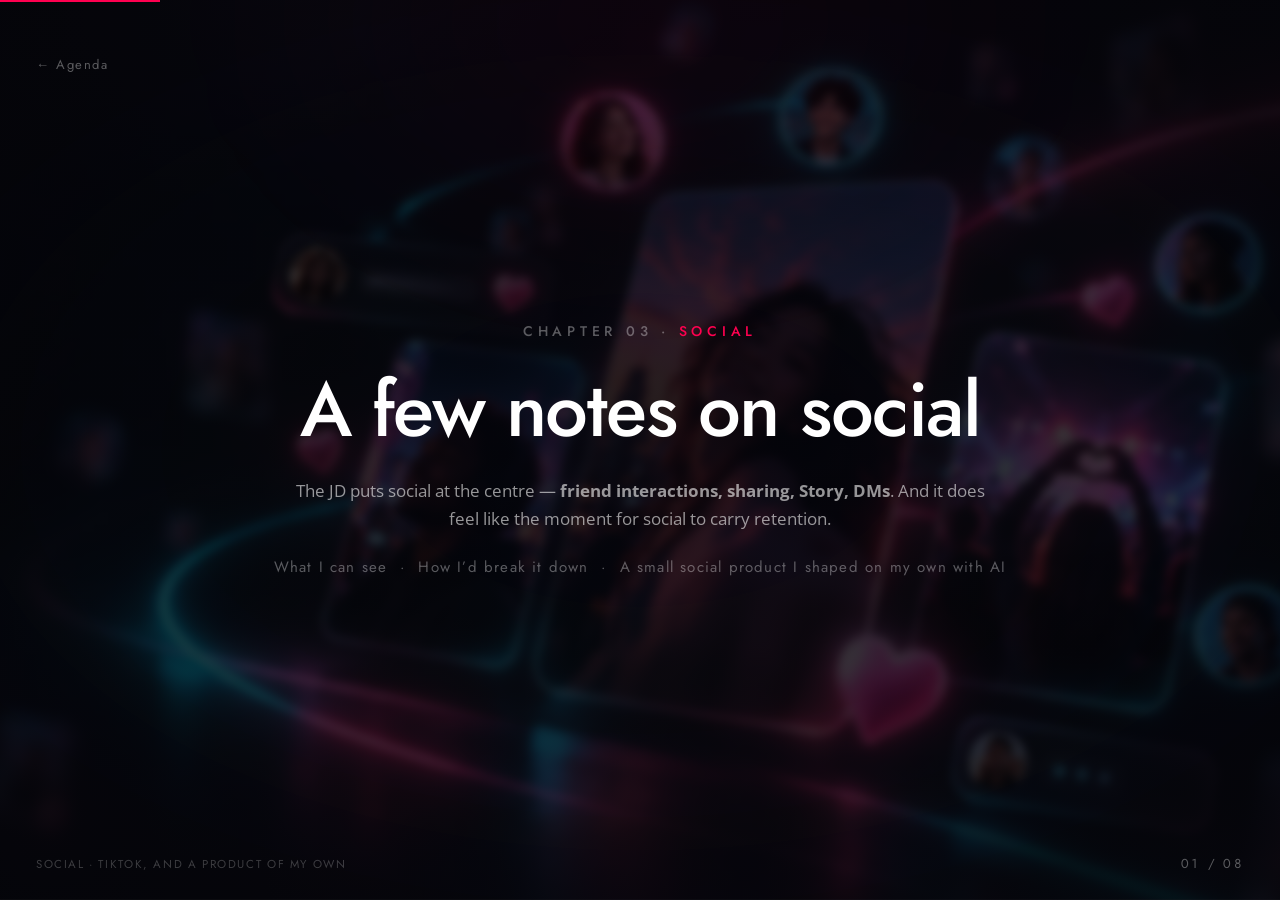
<file: social.html>
<!doctype html>
<html lang="en">
<head>
<meta charset="utf-8" />
<meta name="viewport" content="width=device-width, initial-scale=1" />
<meta name="robots" content="noindex, nofollow" />
<title>Social · TikTok read + LiveStatus</title>
<link rel="preconnect" href="https://fonts.googleapis.com" />
<link href="https://fonts.googleapis.com/css2?family=Jost:wght@400;500;600&family=Open+Sans:wght@400;600&display=swap" rel="stylesheet" />
<link rel="stylesheet" href="style.css?v=10231" />
<style>
  :root { --accent: var(--eh-red); }
  .todo { display: inline-block; font-family: var(--serif); font-size: 10.5px; letter-spacing: .18em; text-transform: uppercase; color: var(--eh-red); border: 1px solid rgba(255,0,80,.45); border-radius: 999px; padding: 3px 10px; }
  .fill { color: var(--faint); font-style: italic; }
  /* screenshot slots */
  .shots { display: grid; gap: 14px; margin-top: 24px; }
  .shots.six { grid-template-columns: repeat(6, 1fr); }
  .shots.phones { display: flex; gap: 16px; }
  .shots.phones { gap: 13px; }
  .shots.phones figure { flex: 0 0 176px; width: 176px; }
  .shots.phones .ph { aspect-ratio: 1206 / 2622; height: auto; width: 100%;
    border: 0; border-radius: 16px; background: #000; }
  .shots.five { grid-template-columns: repeat(5, 1fr); }
  .shots.four { grid-template-columns: repeat(4, 1fr); }
  .shots figure { margin: 0; }
  .shots .ph { height: min(var(--shot-h, 300px), calc(100vh - 430px)); border-radius: 14px; border: 1px dashed var(--line);
    background: rgba(255,255,255,.02); display: grid; place-items: center; text-align: center; padding: 10px;
    font-family: var(--serif); font-size: 11px; letter-spacing: .1em; color: var(--faint); overflow: hidden; }
  .shots .ph img, .shots .ph video { width: 100%; height: 100%; object-fit: cover; display: block; border-radius: 13px; }
  .shots figcaption { margin-top: 9px; font-family: var(--serif); font-size: 13px; color: var(--ink); }
  .shots figcaption span { display: block; margin-top: 3px; font-family: var(--body); font-size: 11.6px; line-height: 1.45; color: var(--dim); }
  .grpk { display: flex; align-items: baseline; gap: 10px; margin-top: 22px; }
  .grpk b { font-family: var(--serif); font-weight: 500; font-size: 12px; letter-spacing: .16em; text-transform: uppercase; color: var(--faint); }
  .grpk i { flex: 1; height: 1px; background: var(--line); font-style: normal; }
  /* read cards */
  .three { display: grid; grid-template-columns: repeat(3, 1fr); gap: 16px; margin-top: 26px; text-align: left; }
  .three .c { background: var(--card); border: 1px solid var(--line); border-radius: 16px; padding: 20px; }
  .three .c .k { font-family: var(--serif); font-size: 11.5px; letter-spacing: .16em; text-transform: uppercase; color: var(--eh-red); }
  .three .c h3 { margin: 8px 0 0; font-family: var(--serif); font-weight: 500; font-size: 19px; line-height: 1.25; color: var(--ink); }
  .three .c p { margin: 10px 0 0; font-size: 13.4px; line-height: 1.55; color: var(--dim); }
  .qlist { display: grid; gap: 10px; margin-top: 24px; }
  .qlist .q { display: grid; grid-template-columns: minmax(0, 360px) 1fr; gap: 22px; align-items: baseline;
    border-top: 1px solid var(--line); padding-top: 11px; }
  .qlist .q:first-child { border-top: 0; padding-top: 0; }
  .qlist .q b { font-size: 15px; line-height: 1.4; color: var(--ink); font-weight: 600; }
  .qlist .q span { font-size: 13.2px; line-height: 1.5; color: var(--dim); }
  .funnel { display: flex; flex-wrap: wrap; gap: 10px; margin-top: 26px; text-align: left; }
  .funnel .s { flex: 1 1 150px; border: 1px solid var(--line); border-radius: 12px; padding: 13px 14px; background: var(--card); }
  .funnel .s b { display: block; font-size: 14px; color: var(--ink); }
  .funnel .s span { display: block; font-size: 12.4px; color: var(--dim); margin-top: 4px; line-height: 1.45; }
  .funnel .s.leak { border-color: rgba(255,0,80,.45); }
  .funnel .s.dead { border-style: dashed; }
  .funnel .s.dead b { color: var(--eh-red); }
  /* three stages */
  .stages { display: grid; grid-template-columns: repeat(3, 1fr); gap: 26px; margin-top: 30px; text-align: left; }
  .stages .st { position: relative; display: flex; flex-direction: column; min-height: 352px;
    padding: 20px 20px 22px; border-radius: 18px; background: var(--card); border: 1px solid var(--line);
    transition: border-color .25s ease, background .25s ease; }
  .stages .st:is(:hover, .hov) { border-color: rgba(255,255,255,.2); background: rgba(255,255,255,.028); }
  .stages .st + .st::before { content: ""; position: absolute; left: -17px; top: 56px; width: 8px; height: 8px;
    border-top: 1px solid rgba(255,255,255,.22); border-right: 1px solid rgba(255,255,255,.22);
    transform: rotate(45deg); }
  .stages .ic { display: grid; place-items: center; width: 38px; height: 38px; border-radius: 11px;
    background: rgba(255,255,255,.04); border: 1px solid var(--line); }
  .stages .ic svg { width: 19px; height: 19px; fill: none; stroke: var(--eh-red); stroke-width: 1.4;
    stroke-linecap: round; stroke-linejoin: round; }
  .stages .n { position: absolute; right: 18px; top: 16px; font-family: var(--serif); font-size: 12px;
    letter-spacing: .14em; color: rgba(255,255,255,.16); }
  .stages h3 { margin: 15px 0 0; font-family: var(--serif); font-weight: 500; font-size: 19px; line-height: 1.25; color: var(--ink); }
  .stages p { margin: 9px 0 0; font-size: 13.4px; line-height: 1.55; color: var(--dim); }
  .stages .hard { position: absolute; left: 20px; right: 20px; bottom: 19px;
    opacity: 0; transform: translateY(5px); transition: opacity .25s ease, transform .25s ease; }
  .stages .st:is(:hover, .hov) .hard { opacity: 1; transform: none; }
  .stages .hr { display: grid; grid-template-columns: 1fr; gap: 3px; padding-top: 11px; margin-top: 11px;
    border-top: 1px solid var(--line); }
  .stages .hr:first-child { padding-top: 0; margin-top: 0; border-top: 0; }
  .stages .hr b { font-family: var(--serif); font-weight: 500; font-size: 10px; letter-spacing: .16em;
    text-transform: uppercase; color: var(--faint); }
  .stages .hr span { font-size: 12.3px; line-height: 1.45; color: var(--dim); }
  .stages .hr.next b { color: var(--eh-red); }
  .stages .st.focus { border-color: rgba(255,0,80,.4); }

  /* chapter cover + wrap background */
  .bgimg { position: absolute; inset: 0; z-index: 0; pointer-events: none; overflow: hidden; }
  .bgimg i { position: absolute; inset: -4%; display: block;
    background: url(assets/social-bg.webp) center right / cover no-repeat;
    opacity: .46; filter: blur(5px) saturate(1.08); }
  .bgimg::after { content: ""; position: absolute; inset: 0;
    background: radial-gradient(ellipse 64% 54% at 50% 50%, rgba(5,5,10,.74), rgba(5,5,10,.5) 72%, rgba(5,5,10,.86)); }
  @media (prefers-reduced-motion: no-preference) { .slide.on .bgimg i { animation: bgdrift 26s ease-in-out infinite alternate; } }
  @keyframes bgdrift { from { transform: scale(1.02) translateX(0); } to { transform: scale(1.07) translateX(-1.4%); } }
  /* livestatus */
  .lshero { display: grid; grid-template-columns: auto minmax(0, 420px); justify-content: start;
    gap: 48px; align-items: center; margin-top: 24px; text-align: left; }
  .lstop { display: flex; align-items: baseline; gap: 30px; flex-wrap: wrap; }
  .lstop h2 { margin: 0; }
  .lstop p { margin: 0; max-width: 480px; font-size: 15.4px; line-height: 1.55; color: var(--dim); }
  /* who it is for, and how it was built */
  .lsl2 { display: grid; gap: 17px; }
  .lsrow { display: grid; grid-template-columns: 112px 1fr; gap: 16px; align-items: start; }
  .lsrow > b { font-family: var(--serif); font-weight: 500; font-size: 11px; letter-spacing: .16em;
    text-transform: uppercase; color: var(--faint); padding-top: 3px; }
  .lsrow p { margin: 0; font-size: 13.8px; line-height: 1.6; color: var(--dim); }
  .lsrow p em { font-style: normal; color: var(--ink); }
  .whofor { display: flex; gap: 10px; flex-wrap: wrap; }
  .whofor .w { display: flex; align-items: center; gap: 9px; padding: 9px 14px; border-radius: 12px;
    background: var(--card); border: 1px solid var(--line); }
  .whofor .w svg { width: 17px; height: 17px; flex: 0 0 auto; fill: none; stroke: var(--eh-red); stroke-width: 1.4;
    stroke-linecap: round; stroke-linejoin: round; }
  .whofor .w span { font-size: 13.2px; color: var(--ink); white-space: nowrap; }
  .build { display: grid; grid-template-columns: repeat(3, 1fr); gap: 11px; }
  .build .s { position: relative; padding: 11px 12px 12px; border-radius: 12px;
    background: var(--card); border: 1px solid var(--line); }
  .build .s b { display: block; font-family: var(--serif); font-size: 10.5px; letter-spacing: .14em;
    text-transform: uppercase; color: var(--eh-red); }
  .build .s span { display: block; margin-top: 5px; font-size: 12.5px; line-height: 1.45; color: var(--dim); }
  .build .s + .s::before { content: ""; position: absolute; left: -11px; top: 50%; width: 11px; height: 1px;
    background: var(--line); }
  .buildnote { margin: 11px 0 0; font-size: 13.4px; line-height: 1.5; color: var(--ink); }
  .ls3 { display: flex; gap: 10px; margin-top: 30px; }
  .ls3 .ph { aspect-ratio: 965 / 2099; height: min(560px, calc(100vh - 300px)); width: auto; flex: 0 0 auto;
    border: 0; border-radius: 16px; overflow: hidden; background: #0b0a16; }
  .ls3 .ph img { width: 100%; height: 100%; object-fit: cover; display: block; cursor: zoom-in; }
  .tl { display: grid; gap: 11px; margin-top: 26px; }
  .tl .t { display: grid; grid-template-columns: 86px 1fr; gap: 16px; align-items: baseline;
    border-top: 1px solid var(--line); padding-top: 11px; }
  .tl .t b { font-family: var(--serif); font-size: 11px; letter-spacing: .14em; text-transform: uppercase; color: var(--eh-red); }
  .tl .t span { font-size: 13.6px; line-height: 1.5; color: var(--dim); }
  .tlsum { margin: 24px 0 0; padding-top: 16px; border-top: 1px solid var(--line);
    font-family: var(--serif); font-size: 19px; line-height: 1.35; color: var(--ink); }
  .lshero .ph { height: min(var(--media-h, 440px), calc(100vh - 300px)); border-radius: 22px; border: 1px dashed var(--line);
    background: rgba(255,255,255,.02); display: grid; place-items: center; overflow: hidden;
    font-family: var(--serif); font-size: 11px; letter-spacing: .1em; color: var(--faint); }
  .lshero .ph img, .lshero .ph video { width: 100%; height: 100%; object-fit: cover; display: block; }
  .lshero p { margin: 0 0 14px; font-size: 14.6px; line-height: 1.6; color: var(--dim); }
  .lshero p:last-child { margin-bottom: 0; }
  .lshero p b { color: var(--ink); font-weight: 600; }
  .lshero .sig { margin-top: 18px; font-family: var(--serif); font-size: 12px; letter-spacing: .14em;
    text-transform: uppercase; color: var(--faint); }
  .slide-inner.wide { width: min(1200px, calc(100% - 280px)); }
  .fgrid { display: grid; grid-template-columns: repeat(5, 1fr); gap: 14px; margin-top: 22px; text-align: left; }
  .fgrid .f { display: flex; flex-direction: column; background: var(--card); border: 1px solid var(--line);
    border-radius: 16px; padding: 12px 12px 13px; }
  .fgrid .ph { aspect-ratio: 1206 / 2622; height: min(468px, calc(100vh - 416px)); width: auto; max-width: 100%;
    margin: 0 auto; border-radius: 13px; border: 0; background: #000; display: grid; place-items: center; overflow: hidden; }
  .fgrid .ph img, .fgrid .ph video { width: 100%; height: 100%; object-fit: cover; display: block; cursor: zoom-in; }
  .fgrid h3 { margin: 12px 0 0; font-family: var(--serif); font-weight: 500; font-size: 15.5px; color: var(--ink); }
  .fgrid .f > p { margin: 7px 0 0; font-size: 12.1px; line-height: 1.5; color: var(--dim); }
  .fgrid .biz { margin-top: auto; padding-top: 10px; border-top: 1px solid var(--line); }
  .fgrid .biz > b { display: block; font-family: var(--serif); font-size: 10.5px; letter-spacing: .16em;
    text-transform: uppercase; color: var(--eh-red); }
  .fgrid .biz span { display: block; margin-top: 5px; font-size: 11.9px; line-height: 1.5; color: var(--dim); }
  .fgrid .biz.soft b { color: var(--faint); }
  .status { display: grid; gap: 12px; margin-top: 28px; max-width: 880px; text-align: left; }
  .status .r { display: grid; grid-template-columns: 150px 1fr; gap: 20px; align-items: baseline;
    border-top: 1px solid var(--line); padding-top: 12px; }
  .status .r:first-child { border-top: 0; padding-top: 0; }
  .status .r > b { font-family: var(--serif); font-size: 11.5px; letter-spacing: .16em; text-transform: uppercase; color: var(--faint); }
  .status .r span { font-size: 14.4px; line-height: 1.55; color: var(--ink); }
  .status .fig { font-family: var(--serif); font-weight: 500; font-size: 21px; color: var(--eh-red); }
  @media (max-width: 1100px) { .lshero { grid-template-columns: 1fr; } .fgrid { grid-template-columns: repeat(3, 1fr); } }
  /* two clips in one phone slot: auto-switching, click to switch */
  .vswap { position: relative; cursor: pointer; }
  .vswap video { position: absolute; inset: 0; width: 100%; height: 100%; object-fit: cover;
    opacity: 0; transition: opacity .5s ease; }
  .vswap video.on { opacity: 1; }
  .vdots { position: absolute; left: 50%; bottom: 12px; transform: translateX(-50%); display: flex; gap: 6px; z-index: 2; }
  .vdots i { width: 5px; height: 5px; border-radius: 50%; background: rgba(255,255,255,.3); transition: background .3s; }
  .vdots i.on { background: rgba(255,255,255,.85); }
  .vcap { position: absolute; left: 0; right: 0; bottom: 26px; text-align: center; z-index: 2;
    font-family: var(--serif); font-size: 10.5px; letter-spacing: .16em; text-transform: uppercase;
    color: rgba(255,255,255,.55); pointer-events: none; }
  .lsgrid { display: grid; grid-template-columns: 300px 1fr; gap: 34px; align-items: center; margin-top: 26px; }
  .lsgrid .ph { height: min(var(--media-h, 420px), calc(100vh - 380px)); aspect-ratio: 1206 / 2622; border-radius: 26px;
    border: 1px dashed var(--line); background: rgba(255,255,255,.02); display: grid; place-items: center;
    font-family: var(--serif); font-size: 11px; letter-spacing: .1em; color: var(--faint); margin: 0 auto; }
  .lsgrid .ph img, .lsgrid .ph video { width: 100%; height: 100%; object-fit: cover; border-radius: 24px; }
  .lsl { display: grid; gap: 14px; }
  .lsl .row { display: grid; grid-template-columns: 92px 1fr; gap: 14px; align-items: start; }
  .lsl .row b { font-family: var(--serif); font-size: 11px; letter-spacing: .16em; text-transform: uppercase; color: var(--faint); padding-top: 3px; }
  .lsl .row p { margin: 0; font-size: 14.5px; line-height: 1.55; color: var(--dim); }
  .lsl .row p em { font-style: normal; color: var(--ink); font-weight: 600; }
  .nums { display: grid; grid-template-columns: repeat(3, 1fr); gap: 14px; margin-top: 24px; text-align: left; }
  .nums div { border: 1px solid var(--line); border-radius: 14px; padding: 16px 18px; background: var(--card); }
  .nums b { display: block; font-family: var(--serif); font-weight: 500; font-size: 26px; color: var(--eh-red); line-height: 1.1; }
  .nums span { display: block; margin-top: 6px; font-size: 12.4px; line-height: 1.45; color: var(--dim); }
  @media (max-width: 900px) { .three, .nums { grid-template-columns: 1fr; } .shots.six, .shots.five, .shots.four { grid-template-columns: repeat(2, 1fr); } }
</style>
</head>
<body>
  <div class="bar" style="background:var(--eh-red)"></div>
  <div class="chrome tl"><a href="index.html" onclick="this.href='index.html?t='+Date.now()">← Agenda</a></div>
  <div class="chrome bl">Social · TikTok, and a product of my own</div>
  <div class="chrome br">01 / 08</div>
  <nav class="rail" aria-label="Sections">
    <a data-from="1" data-to="1">The surfaces</a>
    <a data-from="2" data-to="2">My read</a>
    <span class="gap"></span>
    <a data-from="3" data-to="6">LiveStatus</a>
    <a data-from="7" data-to="7">Wrap up</a>
  </nav>

  <div class="deck">
    <!-- 0 · cover -->
    <section class="slide">
      <div class="bgimg" aria-hidden="true"><i></i></div>
      <div class="glow red tc"></div>
      <div class="slide-inner" style="text-align:center">
        <div class="eyebrow rv">Chapter 03 · <b style="color:var(--eh-red)">Social</b></div>
        <h1 class="rv">A few notes on social</h1>
        <p class="lede rv" style="margin:26px auto 0;max-width:720px">
          The JD puts social at the centre — <b>friend interactions, sharing, Story, DMs</b>.
          And it does feel like the moment for social to carry retention.
        </p>
        <p class="kicker rv d3" style="margin-top:22px">What I can see &nbsp;·&nbsp; How I’d break it down &nbsp;·&nbsp; A small social product I shaped on my own with AI</p>
      </div>
      <div class="notes" hidden><p>OK, so with the last bit of time, I want to share a few notes on TikTok social, and show you a small social product I made myself.</p><p>Because when I read the JD — even though the team is Local Services — it mentions a lot of friends, interactions, sharing, Story and DMs. And I do think social really matters right now. It’s one of the ways you lift retention, and I know Douyin has done this really well.</p><p>I’ve never worked inside TikTok, so this is really just some early observations and thinking from a user’s point of view. If I get anything wrong, feel free to tell me.</p></div>
      <div class="notes notes-zh" hidden>好，用最后一点时间，我想分享几点对 TikTok 社交的观察，再给你看一个我自己做的小社交产品。因为读 JD 的时候——虽然团队是本地服务——里面提到很多朋友、互动、分享、Story 和私信。我也确实觉得社交现在很重要，它是拉留存的方式之一，抖音在这方面做得很好。我没在 TikTok 内部工作过，所以这只是一个用户视角的早期观察和思考，说错了请直接告诉我。</div>
    </section>

    <!-- 1 · TikTok social surfaces -->
    <section class="slide">
      <div class="slide-inner wide">
        <div class="eyebrow rv">Where social shows up</div>
        <h2 class="rv">Where social shows up for me as a user.</h2>
        <div class="shots phones rv d2">
          <figure><div class="ph"><img class="zoomable" src="assets/tt-friends.webp" alt="Friends tab" /></div><figcaption>Friends tab<span>Posts from people you follow back.</span></figcaption></figure>
          <figure><div class="ph"><img class="zoomable" src="assets/tt-story.webp" alt="Story" /></div><figcaption>Story<span>A 24-hour post, lighter than a video.</span></figcaption></figure>
          <figure><div class="ph"><img class="zoomable" src="assets/tt-inbox.webp" alt="Inbox" /></div><figcaption>Inbox<span>Everything that isn’t the feed.</span></figcaption></figure>
          <figure><div class="ph"><img class="zoomable" src="assets/tt-dm.webp" alt="A DM thread" /></div><figcaption>A DM thread<span>Mostly videos, sent one to one.</span></figcaption></figure>
          <figure><div class="ph"><img class="zoomable" src="assets/tt-group.webp" alt="Group chat" /></div><figcaption>Group chat<span>A few friends around the same videos.</span></figcaption></figure>
          <figure><div class="ph"><img class="zoomable" src="assets/tt-share.webp" alt="Share sheet" /></div><figcaption>The share sheet<span>Friends first, then every other app.</span></figcaption></figure>
        </div>
      </div>
      <div class="notes" hidden><p>I spent some time in the product, so this is just what I could see as a user. Six places social shows up for me: the Friends tab, Story, the inbox, a DM thread, a group chat, and the share sheet.</p><p>And inside the inbox there’s a streak pet, a widget, create memories, find your contacts. I can tell the team is trying a lot of things to make TikTok more social.</p></div>
      <div class="notes notes-zh" hidden>我在产品里花了些时间，所以这只是我作为用户能看到的。社交出现在六个地方：Friends tab、Story、收件箱、私信、群聊、分享面板。收件箱里还有连续打卡宠物、小组件、创建回忆、找通讯录好友。能看出团队在尝试很多东西让 TikTok 更社交。</div>
    </section>

    <!-- 3 · how I would break it down -->
    <section class="slide">
      <div class="slide-inner wide">
        <div class="eyebrow rv">My read</div>
        <h2 class="rv">Three scenarios, and three different jobs.</h2>
        <div class="stages">
          <div class="st rv d2" data-sc="1">
            <div class="n">01</div>
            <div class="ic"><svg viewBox="0 0 20 20"><circle cx="8" cy="6.6" r="3"/><path d="M2.4 16.4c.4-3 2.8-4.8 5.6-4.8 1.2 0 2.3.3 3.2.9"/><path d="M14.4 12.6v4.6M12.1 14.9h4.6"/></svg></div>
            <h3>No friends here yet</h3>
            <p>What matters most: get them connected to people they actually know.</p>
            <div class="hard">
              <div class="hr"><b>Today</b><span>Contacts sync, suggested friends, invite links.</span></div>
            </div>
          </div>
          <div class="st rv d3" data-sc="2">
            <div class="n">02</div>
            <div class="ic"><svg viewBox="0 0 20 20"><path d="M2.6 5.6A1.6 1.6 0 0 1 4.2 4h7.2a1.6 1.6 0 0 1 1.6 1.6v4a1.6 1.6 0 0 1-1.6 1.6H6.6L3.6 13.6v-2.4h-.4a.6.6 0 0 1-.6-.6Z"/><path d="M15.4 7.6h.4A1.6 1.6 0 0 1 17.4 9.2v4a1.6 1.6 0 0 1-1.6 1.6h-.4v2.2l-2.6-2.2"/></svg></div>
            <h3>Friends here, but no exchange</h3>
            <p>What matters most: make the first hello cost nothing.</p>
            <div class="hard">
              <div class="hr"><b>Today</b><span>Add someone, open the chat, and there’s a big wave sticker. One tap and you’ve said hi — no typing. A really good move.</span></div>
            </div>
          </div>
          <div class="st focus rv d4" data-sc="3">
            <div class="n">03</div>
            <div class="ic"><svg viewBox="0 0 20 20"><path d="M11.2 3.4H4.6A1.6 1.6 0 0 0 3 5v10a1.6 1.6 0 0 0 1.6 1.6h6.6"/><path d="M13.4 10h5M15.8 7.2 18.6 10l-2.8 2.8"/></svg></div>
            <h3>They send, but the reply lands elsewhere</h3>
            <p>What matters most: keep the conversation here, and turn it into a habit.</p>
            <div class="hard">
              <div class="hr"><b>Today</b><span>Replies in thread, group chats, streaks, notifications.</span></div>
              <div class="hr next"><b>A small idea</b><span>Talking about a TikTok should feel better inside TikTok than anywhere else — the video just plays right there.</span></div>
            </div>
          </div>
        </div>
      </div>
      <div class="notes" hidden><p>So I’d look at it as three scenarios, and each one is a different job.</p></div>
      <div class="notes notes-zh" hidden>我会把它看成三种场景，每一种是不同的任务。</div>
      <div class="notes" hidden data-append data-when='.st[data-sc="1"].hov'><p>So the first scenario is a user who is on TikTok, but hasn’t connected with the friends who are also here — or maybe their friends aren’t on TikTok at all. What matters most in this one is helping them find those people. And TikTok already does quite a lot for it: contacts sync, suggested friends, invite links.</p></div>
      <div class="notes" hidden data-append data-when='.st[data-sc="2"].hov'><p>The second scenario is when your friends are already here, but nothing really happens between you. What matters in this one is making the first hello cost nothing.</p><p>And there’s something here I really like. When you add someone and open the chat, there’s a big wave sticker, so one tap and you’ve said hi — you don’t have to type anything. I think that’s a really good move.</p></div>
      <div class="notes" hidden data-append data-when='.st[data-sc="3"].hov'><p>And the third scenario is when they do send things to each other, but the conversation ends up somewhere else. So the job here is to make that conversation happen inside TikTok.</p><p>And to me that means talking about a TikTok should simply feel better here than anywhere else, because the video just plays right there.</p></div>
    </section>

    <!-- 5 · LiveStatus cover -->
    <section class="slide">
      <div class="glow red tc"></div>
      <div class="slide-inner wide">
        <div class="eyebrow rv" style="color:var(--eh-red)">A social product of my own</div>
        <div class="lstop">
          <h2 class="rv">LiveStatus</h2>
          <p class="rv d2">A light, always-on link between two people who live far apart.</p>
        </div>
        <div class="ls3 rv d3">
          <div class="ph"><img class="zoomable" src="assets/ls-store1.webp" alt="Stay closer. Every day." /></div>
          <div class="ph"><img class="zoomable" src="assets/ls-store2.webp" alt="Update your status, stay in sync." /></div>
          <div class="ph"><img class="zoomable" src="assets/ls-store3.webp" alt="Across miles, always together." /></div>
          <div class="ph"><img class="zoomable" src="assets/ls-store4.webp" alt="LiveStatus" /></div>
        </div>
      </div>
      <div class="notes" hidden><p>So the last thing I want to show you is a small app I just created with AI, called LiveStatus.</p><p>It’s a lightweight way for best friends or couples to stay connected.</p></div>
      <div class="notes notes-zh" hidden>最后想给你看的是我刚用 AI 做的一个小 App，叫 LiveStatus，一个让好友或情侣保持连接的轻量方式。</div>
    </section>

    <!-- 6 · LiveStatus, what it is -->
    <section class="slide">
      <div class="slide-inner">
        <div class="eyebrow rv" style="color:var(--eh-red)">What it is</div>
        <h2 class="rv">Sometimes a moment does more than a conversation.</h2>
        <div class="lsgrid">
          <div class="ph vswap rv d2" data-swap>
            <video src="assets/ls-filming.mp4" muted loop playsinline autoplay preload="auto" class="on"></video>
            <video src="assets/ls-log.mp4" muted loop playsinline autoplay preload="auto"></video>
            <div class="vcap" data-vcap>Making a moment</div>
            <div class="vdots"><i class="on"></i><i></i></div>
          </div>
          <div class="lsl2">
            <div class="lsrow rv d2"><b>The problem</b><p>Chatting already happens somewhere else, and chatting is heavy.
              For two people living apart, the hard part isn’t talking — <em>it’s feeling that you’re still in each other’s life.</em></p></div>
            <div class="lsrow rv d3"><b>The move</b><p>Instead of a conversation, share a moment. Two photos stack into
              <em>one frame of the two of you</em>.</p></div>
            <div class="lsrow rv d4"><b>Who it’s for</b>
              <div class="whofor">
                <div class="w"><svg viewBox="0 0 17 17"><path d="M8.5 14.4S2.2 11 2.2 6.7A3.4 3.4 0 0 1 8.5 4.6 3.4 3.4 0 0 1 14.8 6.7c0 4.3-6.3 7.7-6.3 7.7Z"/></svg><span>Couples, far apart</span></div>
                <div class="w"><svg viewBox="0 0 17 17"><circle cx="6.2" cy="5.6" r="2.4"/><circle cx="11.6" cy="6.4" r="1.9"/><path d="M1.9 13.6c.4-2.3 2.1-3.6 4.3-3.6s3.9 1.3 4.3 3.6"/><path d="M11.4 10.1c2 .1 3.4 1.3 3.7 3.5"/></svg><span>Close friends, far apart</span></div>
              </div>
            </div>
            <div class="lsrow rv d5"><b>How it was built</b>
              <div>
                <div class="build">
                  <div class="s"><b>Week 1</b><span>Design — cutting the idea down to an MVP.</span></div>
                  <div class="s"><b>Week 2</b><span>Back end built with one developer.</span></div>
                  <div class="s"><b>Week 3</b><span>App Store review, and live.</span></div>
                </div>
                <p class="buildnote">All the design on my own, with Claude Code — <b>three weeks from nothing to shipped</b>.</p>
              </div>
            </div>
          </div>
        </div>
      </div>
      <div class="notes" hidden><p>The reason I made this is pretty simple. Chatting already happens somewhere else, and chatting is kind of heavy.</p><p>For two people living apart, I think the hardest part isn’t the talking. It’s the feeling that you’re still connected — that you’re still in each other’s life, still there for each other. And that comes from seeing little pieces of their day.</p><p>So instead of starting a conversation, you just casually share a moment, and the two photos stack into one frame of the two of you.</p><p>And what I like about it is that once you can feel someone’s day, the conversation actually happens more.</p><p>I did all the design on my own with Claude Code, then worked with one backend developer and shipped it on the App Store. Three weeks in total.</p></div>
      <div class="notes notes-zh" hidden>做它的原因很简单。聊天已经在别的地方发生了，而且聊天其实挺重的。对两个异地的人来说，最难的不是说话，是「还连着」的感觉——还在彼此的生活里、还在彼此身边。这种感觉来自看到对方一天里的小片段。所以不是开启一段对话，而是随手分享一个瞬间，两张照片叠成一帧两个人的画面。我喜欢的一点是：当你能感受到对方的一天，对话反而更多了。设计全是我自己用 Claude Code 做的，然后和一个后端开发一起上了 App Store，一共三周。</div>
    </section>

    <!-- 7 · features and where each one pays -->
    <section class="slide">
      <div class="slide-inner wide">
        <div class="eyebrow rv" style="color:var(--eh-red)">Features and the business behind them</div>
        <h2 class="rv">Five features, and where each one earns.</h2>
        <div class="fgrid">
          <div class="f rv d2">
            <div class="ph"><video class="zoomable" muted loop playsinline autoplay preload="auto" src="assets/ls-share.mp4"></video></div>
            <h3>Snap &amp; Share</h3>
            <p>Shoot, and your photo stacks with theirs into one moment.</p>
            <div class="biz"><b>Business</b><span>Free to make. Paid to share out or save.</span></div>
          </div>
          <div class="f rv d3">
            <div class="ph"><video class="zoomable" muted loop playsinline autoplay preload="auto" src="assets/ls-log.mp4"></video></div>
            <h3>The log</h3>
            <p>Every moment you two made, kept in one place.</p>
            <div class="biz"><b>Business</b><span>Free — and the reason to come back.</span></div>
          </div>
          <div class="f rv d4">
            <div class="ph"><video class="zoomable" muted loop playsinline autoplay preload="auto" src="assets/ls-widget.mp4"></video></div>
            <h3>Widget</h3>
            <p>Their moment on your home screen. Nothing to open.</p>
            <div class="biz"><b>Business</b><span>Paid — the two-up couple widget.</span></div>
          </div>
          <div class="f rv d5">
            <div class="ph"><img class="zoomable" src="assets/ls-map.webp" alt="Memory map" /></div>
            <h3>Map</h3>
            <p>Where they are, and an excuse to say something.</p>
            <div class="biz"><b>Business</b><span>Paid — pin moments to the map.</span></div>
          </div>
          <div class="f rv d5">
            <div class="ph"><video class="zoomable" muted loop playsinline autoplay preload="auto" src="assets/ls-notif.mp4"></video></div>
            <h3>The nudges</h3>
            <p>Notifications, DMs, a little heart — what gets the first move out of someone.</p>
            <div class="biz soft"><b>Retention, not revenue</b><span>What keeps the loop running.</span></div>
          </div>
        </div>
      </div>
      <div class="notes" hidden><p>The way it works is pretty simple. The two of you shoot these little moments whenever you want. They get logged in the app, and they show up on each other’s home screen widget.</p><p>If you pay, you can also save the two of you merged into one moment each day, so you can share it and keep it. And you can see your memories on the map — where the two of you were, day by day.</p><p>These days vibe coding makes it easy to build a product, but very few of them ever make money. So I thought about the business early, and here it’s pretty clear.</p></div>
      <div class="notes notes-zh" hidden>用法很简单。两个人想拍就拍这些小瞬间，记录在 App 里，出现在对方的桌面小组件上。付费的话，每天可以把两个人合成一个瞬间保存下来、分享出去。还能在地图上看回忆——两个人每天都在哪。现在 vibe coding 让做产品很容易，但很少有产品能赚钱，所以我很早就想了商业模式，这里很清楚。</div>
    </section>

    <!-- 8 · where it is now -->
    <section class="slide">
      <div class="slide-inner">
        <div class="eyebrow rv" style="color:var(--eh-red)">Where it is now</div>
        <h2 class="rv">Just shipped, and already earning.</h2>
        <div class="status">
          <div class="r rv d2"><b>Shipped</b><span>The first MVP is live on the App Store.</span></div>
          <div class="r rv d3"><b>Revenue</b><span><b class="fig">About $1,000 a week.</b></span></div>
          <div class="r rv d4"><b>Acquisition</b><span>Paid acquisition is working.</span></div>
          <div class="r rv d5"><b>Still building</b><span>More features, and working out which one is worth betting on.</span></div>
        </div>
        <p class="kicker rv d5" style="margin-top:28px">A vibe-coding experiment of my own — but it touches the same problem as TikTok social, which is why I wanted to share it.</p>
      </div>
      <div class="notes" hidden><p>Where it is now: the first MVP is live on the App Store. It’s making around a thousand dollars a week, paid acquisition is doing well, and I’m still building on it.</p><p>Honestly it’s a vibe coding experiment of my own. But it’s about the same problem as TikTok social, so I thought I’d share it here.</p></div>
      <div class="notes notes-zh" hidden>现在的状态：第一个 MVP 已经在 App Store 上线，每周大约一千美元收入，付费获客效果不错，我还在继续做。说实话这是我自己的一个 vibe coding 实验，但它和 TikTok 社交是同一个问题，所以拿来分享。</div>
    </section>

    <!-- 9 · wrap -->
    <section class="slide">
      <div class="bgimg" aria-hidden="true"><i></i></div>
      <div class="slide-inner" style="text-align:center">
        <div class="eyebrow rv">Wrap up</div>
        <h2 class="rv">Thank you.</h2>
        <p class="lede rv" style="margin:22px auto 0;max-width:740px">
          Thank you for listening this far. I’m genuinely interested in this team and in the problems it’s working on —
          and I’d love to be a colleague here, and keep building what social could still be.
        </p>
        <p class="kicker rv d5" style="margin-top:40px"><a href="index.html" onclick="this.href='index.html?t='+Date.now()" style="color:var(--faint);text-decoration:none">Back to agenda →</a></p>
      </div>
      <div class="notes" hidden><p>That’s everything — thank you for listening this far.</p><p>I’m genuinely interested in this team and in the problems you’re working on, and I’d really like to be a colleague here and keep exploring what social can still be. Happy to take any questions.</p></div>
      <div class="notes notes-zh" hidden>就是这些——谢谢你听到这里。我对这个团队和你们在解决的问题真的很感兴趣，很希望能成为这里的同事，一起继续探索社交还能是什么样。欢迎提问。</div>
    </section>
  </div>
<script src="deck.js?v=10232"></script>
<script src="mirror.js?v=11"></script>
<script src="editor.js?v=09081324"></script>
<script src="lightbox.js?v=7"></script>
<script src="comments.js?v=5"></script>
<script>
  // hovering a scenario card swaps in that card's script
  (function () {
    var slides = [].slice.call(document.querySelectorAll(".slide"));
    function repaint() {
      var i = slides.findIndex(function (s) { return s.classList.contains("on"); });
      if (i < 0) return;
      document.dispatchEvent(new CustomEvent("deck:change", { detail: { index: i, total: slides.length } }));
    }
    document.querySelectorAll(".stages .st").forEach(function (card) {
      card.addEventListener("mouseenter", function () {
        document.querySelectorAll(".stages .st.hov").forEach(function (c) { c.classList.remove("hov"); });
        card.classList.add("hov"); repaint();
      });
      card.addEventListener("mouseleave", function () { card.classList.remove("hov"); repaint(); });
    });
  })();

  // two clips in one phone: auto-switch, and click to switch
  (function () {
    document.querySelectorAll("[data-swap]").forEach(function (box) {
      var vids = box.querySelectorAll("video"), dots = box.querySelectorAll(".vdots i"),
          cap = box.querySelector("[data-vcap]"), labels = ["Making a moment", "The log"], i = 0, timer;
      function show(n) {
        i = n % vids.length;
        vids.forEach(function (v, k) {
          v.classList.toggle("on", k === i);
          if (k === i) { v.play().catch(function () {}); } else { v.pause(); }
        });
        dots.forEach(function (d, k) { d.classList.toggle("on", k === i); });
        if (cap) cap.textContent = labels[i] || "";
      }
      function cycle() { clearInterval(timer); timer = setInterval(function () { show(i + 1); }, 6500); }
      box.addEventListener("click", function () { show(i + 1); cycle(); });
      document.addEventListener("deck:change", function () {
        var live = box.closest(".slide") && box.closest(".slide").classList.contains("on");
        if (live) { cycle(); } else { clearInterval(timer); vids.forEach(function (v) { v.pause(); }); }
      });
      show(0); cycle();
    });

    // only the slide you are on plays, and a clip that was not ready yet still starts
    function play(v) { if (v.paused) v.play().catch(function () {}); }
    function sync() {
      document.querySelectorAll(".slide").forEach(function (sl) {
        var live = sl.classList.contains("on");
        sl.querySelectorAll("video").forEach(function (v) {
          var swap = v.closest(".vswap");
          if (live && (!swap || v.classList.contains("on"))) play(v); else v.pause();
        });
      });
    }
    document.addEventListener("deck:change", function () { setTimeout(sync, 60); });
    sync();
    setInterval(sync, 900); // clips that were still loading get picked up on the next pass
  })();
</script>
<script>
// Return to the cover we came from (lulu, intro, …) instead of the default hub.
(function(){
  const q = new URLSearchParams(location.search).get("from");
  if (q) sessionStorage.setItem("deck-from", q);
  const back = sessionStorage.getItem("deck-from"); if (!back) return;
  document.querySelectorAll('a[href^="index.html"]').forEach(a => {
    a.href = back + ".html";
    a.setAttribute("onclick", "this.href='" + back + ".html?t='+Date.now()");
  });
})();
</script>
</body>
</html>
</file>
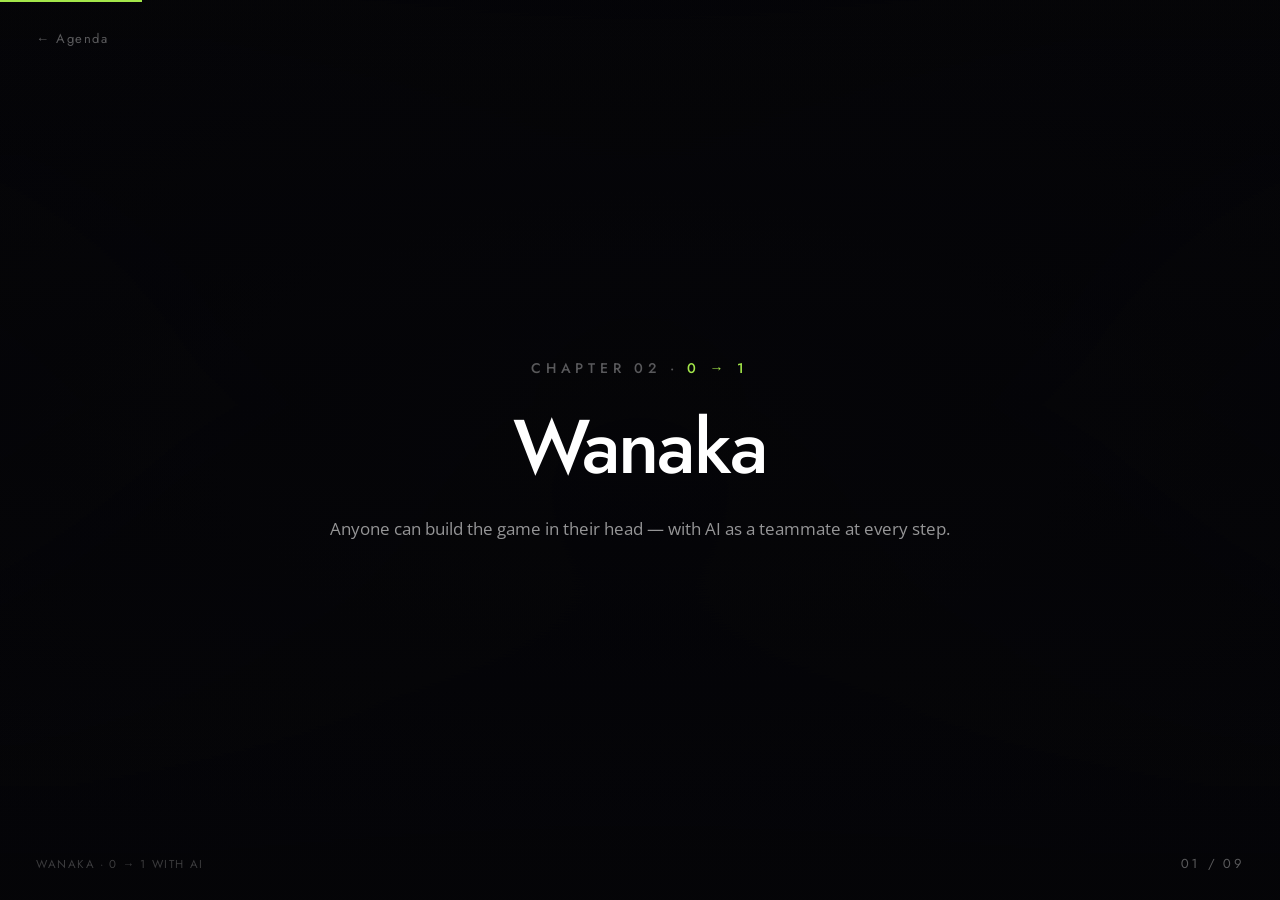
<file: wanaka.html>
<!doctype html>
<html lang="en">
<head>
<meta charset="utf-8" />
<meta name="viewport" content="width=device-width, initial-scale=1" />
<meta name="robots" content="noindex, nofollow" />
<title>Wanaka · 0 → 1 with AI</title>
<link rel="preconnect" href="https://fonts.googleapis.com" />
<link href="https://fonts.googleapis.com/css2?family=Jost:wght@400;500;600&family=Open+Sans:wght@400;600&display=swap" rel="stylesheet" />
<link rel="stylesheet" href="style.css?v=10231" />
<style>
  :root { --accent: var(--wanaka); }
  .wk { color: var(--wanaka); }
  .quote .hl { color: var(--wanaka); }
  /* title video */
  .hero-video { position: absolute; inset: 0; z-index: 0; overflow: hidden; }
  .hero-video video { width: 100%; height: 100%; object-fit: cover; object-position: center var(--hero-posy, 50%); opacity: var(--hero-op, .45); filter: blur(var(--hero-blur, 0px)) saturate(.9); transform: scale(var(--hero-scale, 1.02)); }
  .hero-video::after { content: ""; position: absolute; inset: 0; background: radial-gradient(60% 55% at 50% 50%, rgba(5,5,8,var(--scrim, .78)) 0%, rgba(5,5,8,calc(var(--scrim, .78) * .6)) 60%, rgba(5,5,8,calc(var(--scrim, .78) * .25)) 100%), linear-gradient(180deg, rgba(5,5,8,.75) 0%, rgba(5,5,8,.2) 45%, rgba(5,5,8,.92) 100%); }
  /* generic */
  .split { display: grid; grid-template-columns: var(--split-left, 0.9fr) 1.1fr; gap: var(--split-gap, 48px); align-items: center; }
  .split .media { height: var(--media-h, 420px); }
  .wide { height: var(--media-h, 400px); margin-top: 26px; }
  .cap { margin-top: 12px; font-family: var(--serif); font-size: 12.5px; color: var(--dim); letter-spacing: .04em; }
  em.k { font-style: normal; color: var(--ink); }
  /* what is wanaka: prompt → game flow */
  .flowrow { display: grid; grid-template-columns: 1fr auto 1fr auto 1fr; gap: 14px; align-items: center; margin-top: 30px; }
  .fstep { border: 1px solid var(--line); background: var(--card); border-radius: 14px; padding: 16px 18px; min-height: 108px; }
  .fstep b { display: block; font-family: var(--serif); font-weight: 500; font-size: 15px; color: var(--ink); margin-bottom: 4px; }
  .fstep span { font-size: 12.5px; color: var(--dim); line-height: 1.45; }
  .farrow { color: var(--wanaka); font-size: 20px; }
  /* scope timeline */
  .scope { display: grid; grid-template-columns: repeat(4, 1fr); gap: 12px; margin-top: 28px; }
  .sc { border: 1px solid var(--line); background: var(--card); border-radius: 14px; padding: 16px; }
  .sc i { display: block; font-family: var(--serif); font-size: 10.5px; letter-spacing: .2em; text-transform: uppercase; color: var(--wanaka); font-style: normal; margin-bottom: 6px; }
  .sc b { display: block; font-family: var(--serif); font-weight: 500; font-size: 16px; color: var(--ink); }
  .sc span { display: block; font-size: 12.5px; color: var(--dim); line-height: 1.45; margin-top: 4px; }
  /* workflow overview: three ways */
  .ways { display: grid; grid-template-columns: repeat(3, 1fr); gap: 14px; margin-top: 30px; }
  .way { border: 1px solid var(--line); background: var(--card); border-radius: 16px; padding: 20px 20px 18px; min-height: 200px; transition: border-color .25s, transform .25s; }
  .way:is(:hover, .hov) { border-color: rgba(163,230,74,.5); transform: translateY(-3px); }
  .way .n { font-family: var(--serif); font-size: 22px; color: var(--wanaka); letter-spacing: .04em; }
  .way b { display: block; font-family: var(--serif); font-weight: 500; font-size: 18px; color: var(--ink); margin: 10px 0 8px; }
  .way p { margin: 0; font-size: 13px; color: var(--dim); line-height: 1.5; }
  .way .ex { margin-top: 12px; font-size: 11.5px; color: var(--faint); font-family: var(--serif); letter-spacing: .04em; }
  /* skill anatomy */
  .anat { display: grid; grid-template-columns: repeat(3, 1fr); gap: 12px; margin-top: 22px; }
  .an { border: 1px solid var(--line); background: var(--card); border-radius: 12px; padding: 14px; }
  .an b { display: block; font-family: var(--serif); font-weight: 500; font-size: 13.5px; color: var(--ink); margin-bottom: 4px; }
  .an span { font-size: 12px; color: var(--dim); line-height: 1.45; }
  .contract { margin-top: 18px; font-family: var(--serif); font-size: 18px; color: var(--ink); }
  .contract em { font-style: normal; color: var(--wanaka); }
  /* voice: rules + scene */
  .rules { display: flex; flex-wrap: wrap; gap: 7px; margin-top: 18px; }
  .rules span { font-size: 11.5px; color: var(--ink); border: 1px solid rgba(255,255,255,.16); border-radius: 999px; padding: 4px 10px; }
  .scene { margin-top: 18px; display: grid; gap: 8px; }
  .line { display: grid; grid-template-columns: 22px 1fr; gap: 10px; align-items: start; font-size: 13px; line-height: 1.45; color: var(--dim); }
  .line i { font-style: normal; }
  .line.ok { color: var(--ink); }
  /* system: five-state toggle + decay */
  .states { display: flex; gap: 8px; margin-top: 22px; flex-wrap: wrap; }
  .st { font-family: var(--serif); font-size: 12px; letter-spacing: .1em; border: 1px solid var(--line); border-radius: 999px; padding: 7px 12px; color: var(--dim); }
  .st.on { color: #0a0a0a; background: var(--wanaka); border-color: var(--wanaka); }
  .st.lock { color: var(--faint); border-style: dashed; }
  .decay { display: flex; align-items: center; gap: 10px; margin-top: 22px; font-family: var(--serif); letter-spacing: .12em; font-size: 13px; }
  .decay span { padding: 8px 12px; border-radius: 8px; border: 1px solid var(--line); background: var(--card); }
  .decay span:nth-child(1) { color: var(--ink); } .decay span:nth-child(3) { color: rgba(255,255,255,.75); } .decay span:nth-child(5) { color: var(--dim); } .decay span:nth-child(7) { color: var(--faint); }
  .decay i { color: var(--faint); font-style: normal; }
  /* takeaways */
  .take { display: grid; grid-template-columns: repeat(3, 1fr); gap: 14px; margin-top: 30px; }
  .tk { border: 1px solid var(--line); background: var(--card); border-radius: 16px; padding: 20px; }
  .tk i { display: block; font-family: var(--serif); font-size: 10.5px; letter-spacing: .2em; text-transform: uppercase; color: var(--wanaka); font-style: normal; margin-bottom: 8px; }
  .tk b { display: block; font-family: var(--serif); font-weight: 500; font-size: 17px; color: var(--ink); margin-bottom: 6px; line-height: 1.25; }
  .tk p { margin: 0; font-size: 12.5px; color: var(--dim); line-height: 1.5; }
  /* three walls */
  .walls { position: relative; display: grid; grid-template-columns: repeat(3, 1fr); gap: 24px; margin-top: 30px; align-items: end; }
  .wall { text-align: center; }
  .wall.frag { transform: translateY(40px); opacity: 0; transition: transform .6s cubic-bezier(.22,1,.36,1), opacity .5s ease-out; }
  .wall.frag.shown { transform: none; opacity: 1; }
  .wbub { position: relative; display: inline-block; text-align: left; background: #f6f3ec; color: #121212; border-radius: 18px; padding: 12px 16px 13px; max-width: 300px; box-shadow: 0 14px 30px rgba(0,0,0,.35); }
  .wbub::after { content: ""; position: absolute; left: 50%; bottom: -9px; width: 18px; height: 18px; background: #f6f3ec; transform: translateX(-50%) rotate(45deg); border-radius: 3px; }
  .wbub i { display: block; font-style: normal; font-family: var(--serif); font-size: 10px; letter-spacing: .2em; text-transform: uppercase; color: #6c6a63; margin-bottom: 2px; }
  .wbub b { display: block; font-family: var(--serif); font-weight: 500; font-size: 20px; line-height: 1.15; margin-bottom: 4px; }
  .wbub span { display: block; font-family: var(--serif); font-size: 15.5px; line-height: 1.4; color: #121212; }
  .wimg { display: block; width: 100%; height: var(--tile-h, 210px); object-fit: contain; margin: 14px auto 0; filter: drop-shadow(0 14px 24px rgba(0,0,0,.5)); transition: transform .45s cubic-bezier(.22,1,.36,1), filter .45s ease-out; }
  .wbub { transition: transform .45s cubic-bezier(.22,1,.36,1), box-shadow .3s ease-out; transform-origin: 50% 100%; }
  .wall:is(:hover, .hov) .wimg { transform: translateY(-8px) scale(1.05) rotate(-1.5deg); filter: drop-shadow(0 22px 30px rgba(0,0,0,.6)); }
  .wall:is(:hover, .hov) .wbub { transform: translateY(-4px) rotate(-2deg); box-shadow: 0 18px 36px rgba(0,0,0,.45); }
  .wlab { margin-top: 10px; font-family: var(--serif); font-size: 12px; letter-spacing: .22em; text-transform: uppercase; color: var(--wanaka); }
  .wall.frag:not(.shown) { pointer-events: none; }
  .walls:is(:hover, .hov) .wall.shown:not(:is(:hover, .hov)) { opacity: .6; }
  .wall.frag.shown { transition: transform .6s cubic-bezier(.22,1,.36,1), opacity .3s ease-out; }
  .wallline { margin-top: 26px; font-family: var(--serif); font-size: 17px; color: var(--dim); text-align: center; }
  .wallline.frag { transition-delay: .5s; }
  /* the bet: title, big screenshot centered, lists either side */
  .betrow { --w: min(1260px, 100vw - 330px, calc((100vh - 360px) * 1.78 + 320px)); display: grid; grid-template-columns: 130px 1fr 130px; justify-content: center; gap: var(--split-gap, 20px); align-items: center; margin-top: 24px; width: var(--w); margin-left: calc((100% - var(--w)) / 2); }
  .betshot { width: 100%; height: auto; aspect-ratio: 1672 / 941; margin: 0 auto; border: 1px solid rgba(255,255,255,.14); }
  .betshot img { width: 100%; height: 100%; object-fit: contain; display: block; }
  .betshot { position: relative; overflow: hidden; transition: transform .45s cubic-bezier(.22,1,.36,1), box-shadow .45s ease-out, border-color .3s ease-out; }
  .betshot:is(:hover, .hov) { transform: scale(1.03); border-color: rgba(163,230,74,.45); box-shadow: 0 0 0 1px rgba(163,230,74,.2), 0 0 50px rgba(163,230,74,.22), 0 30px 60px rgba(0,0,0,.55); }
  .betshot img, .betshot:is(:hover, .hov) img { transform: none !important; }
  .betshot .zone { position: absolute; top: 0; bottom: 0; cursor: default; }
  .betshot .zone.l { left: 0; width: var(--zsplit, 79.5%); }
  .betshot .zone.r { left: var(--zsplit, 79.5%); right: 0; }
  .betshot .zline { position: absolute; top: 0; bottom: 0; left: var(--zsplit, 79.5%); width: 0; border-left: 2px dashed var(--wanaka); box-shadow: 0 0 10px rgba(163,230,74,.7), 0 0 24px rgba(163,230,74,.35); pointer-events: none; opacity: .9; }
  .side { opacity: .28; transition: opacity .3s ease-out, transform .3s ease-out; }
  .side.you { transform: translateX(6px); } .side.crew { transform: translateX(-6px); }
  .betrow:has(.zone.l:is(:hover, .hov)) .side.you, .betrow:has(.zone.r:is(:hover, .hov)) .side.crew { opacity: 1; transform: none; }
  .betrow:has(.zone.l:is(:hover, .hov)) .zone.l::after, .betrow:has(.zone.r:is(:hover, .hov)) .zone.r::after { content: ""; position: absolute; inset: 0; background: rgba(163,230,74,.06); box-shadow: inset 0 0 0 1px rgba(163,230,74,.35); }
  .side { display: flex; flex-direction: column; gap: 8px; }
  .side i { font-style: normal; font-family: var(--serif); font-size: 10.5px; letter-spacing: .2em; text-transform: uppercase; color: var(--faint); margin-bottom: 4px; }
  .side.crew i { color: var(--wanaka); }
  .side span { font-size: 13px; color: var(--ink); line-height: 1.35; padding: 9px 11px; border-radius: 9px; background: rgba(255,255,255,.04); border: 1px solid var(--line); }
  .side.crew span { border-color: rgba(163,230,74,.3); background: rgba(163,230,74,.06); }
  .side.you { text-align: right; }
  .lineword { margin: 22px 0 0; text-align: center; font-family: var(--serif); font-size: 13px; letter-spacing: .16em; text-transform: uppercase; color: var(--wanaka); }
  /* walls · media */
  .cmp { position: relative; margin: 26px auto 0; height: min(var(--media-h, 440px), calc(100vh - 430px)); aspect-ratio: 16 / 9; max-width: 100%; border-radius: 16px; overflow: hidden; border: 1px solid var(--line); background: #000; cursor: ew-resize; user-select: none; touch-action: none; transition: transform .35s ease-out, box-shadow .35s ease-out, border-color .35s ease-out; }
  .slide.on .cmp.revealed { transform: scale(1.02); border-color: rgba(163,230,74,.55); box-shadow: 0 0 0 1px rgba(163,230,74,.25), 0 0 50px rgba(163,230,74,.25), 0 24px 60px rgba(0,0,0,.5); }
  .cmp-after, .cmp-before { position: absolute; inset: 0; }
  .cmp img { width: 100%; height: 100%; object-fit: cover; display: block; pointer-events: none; }
  .cmp-before { clip-path: inset(0 calc(100% - var(--x)) 0 0); }
  .cmp-bar { position: absolute; top: 0; bottom: 0; left: var(--x); width: 2px; margin-left: -1px; background: #fff; box-shadow: 0 0 12px rgba(0,0,0,.6); }
  .cmp-knob { position: absolute; top: 50%; left: 50%; transform: translate(-50%, -50%); width: 40px; height: 40px; border-radius: 50%; background: #fff; color: #111; font-family: var(--serif); font-size: 12px; letter-spacing: -.05em; display: flex; align-items: center; justify-content: center; box-shadow: 0 6px 20px rgba(0,0,0,.45); }
  .cmp-lab { position: absolute; top: 12px; font-family: var(--serif); font-size: 11.5px; letter-spacing: .06em; color: var(--ink); background: rgba(0,0,0,.55); border: 1px solid rgba(255,255,255,.2); border-radius: 999px; padding: 5px 12px; backdrop-filter: blur(6px); }
  .cmp-lab.l { left: 12px; } .cmp-lab.r { right: 12px; }
  .vid { border-radius: 16px; overflow: hidden; border: 1px solid var(--line); background: #000; }
  .vid video { width: 100%; height: 100%; object-fit: cover; display: block; }
  .apanels { display: grid; }
  .ap { grid-area: 1 / 1; transition: opacity .45s ease-out, transform .45s ease-out; }
  .ap.mobile { opacity: 0; transform: translateY(10px); pointer-events: none; }
  .artwrap:has(.stagetrig.shown) .ap.pc { opacity: 0; transform: translateY(-10px); pointer-events: none; }
  .artwrap:has(.stagetrig.shown) .ap.mobile { opacity: 1; transform: none; pointer-events: auto; }
  .artrow { display: flex; justify-content: center; gap: 26px; margin-top: 26px; align-items: end; }
  .artrow figure { margin: 0; transition: flex .45s cubic-bezier(.22,1,.36,1), opacity .3s ease-out; }
  .artrow.lands figure { flex: 1 1 0; min-width: 0; }
  .artrow.lands:is(:hover, .hov) figure { flex: .8 1 0; opacity: .7; }
  .artrow.lands figure:is(:hover, .hov) { flex: 1.6 1 0; opacity: 1; }
  .artrow.lands .vid { transition: transform .45s cubic-bezier(.22,1,.36,1), box-shadow .45s ease-out, border-color .3s ease-out; }
  .artrow.lands figure:is(:hover, .hov) .vid { transform: translateY(-4px); border-color: rgba(163,230,74,.45); box-shadow: 0 0 40px rgba(163,230,74,.18), 0 24px 50px rgba(0,0,0,.5); }
  .vid.land { width: 100%; height: auto; aspect-ratio: 16 / 9; }
  .artrow.lands .vid video { object-fit: cover; }
  .artrow.phones figure { transition: transform .45s cubic-bezier(.22,1,.36,1), opacity .3s ease-out; }
  .artrow.phones:is(:hover, .hov) figure { opacity: .7; }
  .artrow.phones figure:is(:hover, .hov) { transform: scale(1.06); opacity: 1; }
  .vid.phone { height: min(var(--phone-h, 430px), calc(100vh - 480px)); aspect-ratio: 1080 / 2340; border-radius: 22px; }
  .vid.media { display: flex; align-items: center; justify-content: center; font-family: var(--serif); font-size: 11px; letter-spacing: .18em; text-transform: uppercase; color: var(--faint); border-style: dashed; text-align: center; padding: 12px; }
  .artrow figcaption { margin-top: 10px; font-family: var(--serif); font-size: 12px; color: var(--dim); letter-spacing: .04em; }
  .planwrap { --w: min(1140px, 100vw - 330px); width: var(--w); display: grid; grid-template-columns: 320px 1fr; gap: var(--split-gap, 36px); align-items: center; }
  .planvid { width: 100%; height: auto; aspect-ratio: 1900 / 1080; }
  .planvid video { object-fit: contain; background: #000; }
  .psteps2 { list-style: none; margin: 18px 0 0; padding: 0; display: flex; flex-direction: column; gap: 4px; }
  .psteps2 li { display: grid; grid-template-columns: 26px 1fr; gap: 8px; align-items: start; padding: 8px 10px; border-radius: 10px; transition: background .2s ease-out; cursor: default; }
  .psteps2 li:is(:hover, .hov) { background: rgba(163,230,74,.06); }
  .psteps2 .pn { font-style: normal; font-family: var(--serif); font-size: 11px; letter-spacing: .1em; color: var(--wanaka); padding-top: 3px; }
  .psteps2 b { display: block; font-family: var(--serif); font-weight: 500; font-size: 15px; color: var(--ink); }
  .pdesc { display: grid; grid-template-rows: 0fr; transition: grid-template-rows .3s ease-out; }
  .pdesc > div { overflow: hidden; display: flex; align-items: center; gap: 10px; }
  .psteps2 li:is(:hover, .hov) .pdesc { grid-template-rows: 1fr; }
  .pdesc span:not(.pcat) { font-size: 12px; color: var(--dim); line-height: 1.4; padding: 6px 0 2px; }
  .psteps2:is(:hover, .hov) li:not(:is(:hover, .hov)) { opacity: .55; }
  .pcat { display: inline-flex; align-items: center; gap: 2px; min-width: 40px; height: 40px; justify-content: center; flex: none; margin-top: 4px; }
  .pcat img { width: 40px; height: 40px; object-fit: contain; }
  .pcat.multi img { width: 34px; height: 34px; margin-right: -6px; }
  .pcat.you { font-family: var(--serif); font-size: 10px; letter-spacing: .12em; text-transform: uppercase; color: var(--wanaka); border: 1px solid rgba(163,230,74,.4); border-radius: 50%; width: 40px; }
  /* hotspots + tooltip (green) */
  .hs { position: absolute; width: 18px; height: 18px; margin: -9px 0 0 -9px; border-radius: 50%; border: 0; padding: 0; cursor: pointer; background: rgba(163,230,74,.95); box-shadow: 0 0 0 4px rgba(163,230,74,.22), 0 0 16px rgba(163,230,74,.6); opacity: 0; transform: scale(.6); transition: opacity .3s ease-out, transform .3s ease-out, box-shadow .2s; z-index: 4; }
  .hs::after { content: ""; position: absolute; inset: -10px; border-radius: 50%; border: 1px solid rgba(163,230,74,.6); animation: hsPulse 1.8s ease-out infinite; }
  @keyframes hsPulse { 0% { transform: scale(.6); opacity: .9; } 100% { transform: scale(1.5); opacity: 0; } }
  .reachwrap:has(.stagetrig.shown) .cmp:is(:hover, .hov) .hs, .reachwrap:has(.stagetrig.shown) .cmp .hs.on { opacity: 1; transform: scale(1); }
  .hs:is(:hover, .hov), .hs.on { box-shadow: 0 0 0 6px rgba(163,230,74,.32), 0 0 24px rgba(163,230,74,.9); }
  .hstip { position: absolute; z-index: 6; width: 220px; padding: 10px 12px 11px; border-radius: 10px; background: rgba(10,12,8,.95); border: 1px solid rgba(163,230,74,.45); box-shadow: 0 12px 30px rgba(0,0,0,.5); font-size: 12px; color: var(--dim); line-height: 1.45; opacity: 0; transform: translate(-6px, -50%); transition: opacity .2s ease-out, transform .2s ease-out; pointer-events: none; text-align: left; }
  .hstip b { display: block; font-family: var(--serif); font-weight: 500; font-size: 13px; color: var(--wanaka); margin-bottom: 3px; }
  .hstip.on { opacity: 1; transform: translate(0, -50%); }
  .hstip::before { content: ""; position: absolute; left: -5px; top: 50%; width: 8px; height: 8px; transform: translateY(-50%) rotate(45deg); background: rgba(10,12,8,.95); border-left: 1px solid rgba(163,230,74,.45); border-bottom: 1px solid rgba(163,230,74,.45); }
  .hstip.left { transform: translate(6px, -50%); }
  .hstip.left.on { transform: translate(0, -50%); }
  .hstip.left::before { left: auto; right: -5px; transform: translateY(-50%) rotate(-135deg); }
  .slide.on .wkcmp.revealed { transform: scale(1.06); }
  .wkcmp { --w: min(1200px, 100vw - 300px, calc((100vh - 400px) * 16 / 9)); width: var(--w); height: auto; margin-left: calc((100% - var(--w)) / 2); margin-top: 22px; }
  .hs.b { background: rgba(255,176,32,.95); box-shadow: 0 0 0 4px rgba(255,176,32,.22), 0 0 16px rgba(255,176,32,.6); }
  .hs.b::after { border-color: rgba(255,176,32,.6); }
  .reachwrap:not(:has(.stagetrig.shown)) .cmp:is(:hover, .hov) .hs.b, .reachwrap:not(:has(.stagetrig.shown)) .cmp .hs.b.on { opacity: 1; transform: scale(1); }
  .reachwrap:has(.stagetrig.shown) .cmp .hs.b { display: none; }
  .reachwrap:not(:has(.stagetrig.shown)) .cmp .hs.a { display: none; }
  .hstip.pain { border-color: rgba(255,176,32,.5); } .hstip.pain b { color: #ffb020; } .hstip.pain::before { border-color: rgba(255,176,32,.5); }
  .rtext { display: grid; }
  .rtext .rt { grid-area: 1 / 1; transition: opacity .4s ease-out, transform .4s ease-out; margin: 0; }
  .rtext .rt.after { opacity: 0; transform: translateY(8px); pointer-events: none; }
  .reachwrap:has(.stagetrig.shown) .rt.before { opacity: 0; transform: translateY(-8px); pointer-events: none; }
  .reachwrap:has(.stagetrig.shown) .rt.after { opacity: 1; transform: none; pointer-events: auto; }
  /* AI workflow · five columns */
  .wf { display: grid; grid-template-columns: repeat(5, 1fr); gap: 22px; margin-top: 34px; }
  .wfs { border-top: 1px solid rgba(255,255,255,.16); padding-top: 16px; transition: border-color .25s ease-out; }
  .wfs:is(:hover, .hov) { border-top-color: var(--wanaka); }
  .wfs i { display: block; font-style: normal; font-family: var(--serif); font-size: 12px; letter-spacing: .12em; color: var(--wanaka); margin-bottom: 8px; }
  .wfs b { display: block; font-family: var(--serif); font-weight: 500; font-size: 18px; color: var(--ink); margin-bottom: 8px; }
  .wfs p { margin: 0; font-size: 12.5px; color: var(--dim); line-height: 1.55; }
  .wfs { display: flex; flex-direction: column; }
  .wfs .wimg { height: var(--tile-h, 150px); margin-bottom: 14px; display: flex; align-items: flex-end; justify-content: center; }
  .wfs .wimg img { max-width: 100%; max-height: 100%; object-fit: contain; display: block; filter: drop-shadow(0 14px 22px rgba(0,0,0,.5)); transition: transform .4s cubic-bezier(.22,1,.36,1); }
  .wfs:is(:hover, .hov) .wimg img { transform: translateY(-6px) scale(1.04); }
  .wf:is(:hover, .hov) .wfs:not(:is(:hover, .hov)) { opacity: .55; }
  .wfs { transition: opacity .2s ease-out, border-color .25s ease-out; }
  /* results · stats + player-made games */
  .wkstats { margin-top: 26px; }
  .wkstats .stat { padding: 20px 22px 18px; }
  .wkstats .num { font-size: 34px; }
  .wkstats .lab { font-size: 12.5px; }
  .games { display: grid; grid-template-columns: repeat(3, 1fr); gap: 18px; margin-top: 24px; }
  .games figure { margin: 0; transition: transform .35s ease-out, opacity .3s ease-out; }
  .games:is(:hover, .hov) figure:not(:is(:hover, .hov)) { opacity: .6; }
  .games figure:is(:hover, .hov) { transform: translateY(-4px); }
  .vid.gm { height: var(--tile-h, 220px); aspect-ratio: 16 / 9; width: 100%; }
  .vid.gm video { object-fit: cover; object-position: center 40%; }
  .games figcaption { margin-top: 10px; font-family: var(--serif); font-size: 12px; color: var(--dim); letter-spacing: .04em; }
  .confetti { position: absolute; left: 50%; top: -3%; width: min(62%, 820px); transform: translateX(-50%); pointer-events: none; z-index: 1; opacity: 0; transition: opacity .5s ease-out; }
  .slide.on .confetti.play { opacity: 1; }
  /* wall pages: pain / built / AI rows */
  .pba { display: grid; gap: 10px; margin-top: 18px; }
  .pb { display: grid; grid-template-columns: 92px 1fr; gap: 14px; align-items: start; font-size: 13.5px; line-height: 1.5; color: var(--dim); }
  .pb i { font-style: normal; font-family: var(--serif); font-size: 10.5px; letter-spacing: .18em; text-transform: uppercase; color: var(--wanaka); padding-top: 4px; }
  .pb em { font-style: normal; color: var(--ink); }
  .crewtag { display: inline-flex; align-items: center; gap: 8px; margin-top: 14px; font-family: var(--serif); font-size: 11.5px; letter-spacing: .1em; text-transform: uppercase; color: var(--ink); border: 1px solid var(--line); border-radius: 999px; padding: 6px 12px; }
  .crewtag b { color: var(--wanaka); font-weight: 500; }
  .frag { opacity: 0; transform: translateY(12px); transition: opacity .22s ease-out, transform .22s ease-out; }
  .frag.shown { opacity: 1; transform: none; }
  @media print { .frag { opacity: 1 !important; transform: none !important; } }
</style>
</head>
<body>
  <div class="bar" style="background:var(--wanaka)"></div>
  <div class="chrome tl"><a href="index.html" onclick="this.href='index.html?t='+Date.now()">← Agenda</a></div>
  <div class="chrome bl">Wanaka · 0 → 1 with AI</div>
  <div class="chrome br">01 / 09</div>
  <nav class="rail" aria-label="Sections">
    <a data-from="0" data-to="1">The problem</a>
    <a data-from="2" data-to="2">The mission</a>
    <span class="gap"></span>
    <a data-from="3" data-to="3">01 Code</a>
    <a data-from="4" data-to="4">02 Art</a>
    <a data-from="5" data-to="5">03 Worldbuilding</a>
    <span class="gap"></span>
    <a data-from="6" data-to="6">AI workflow</a>
    <a data-from="7" data-to="7">Results</a>
    <a data-from="8" data-to="8">Closing</a>
  </nav>

  <div class="deck">

    <!-- 1 · Title -->
    <section class="slide">
      <div class="hero-video"><video src="assets/wanaka-hero.mp4" muted loop playsinline autoplay preload="auto"></video></div>
      <div class="slide-inner" style="text-align:center">
        <div class="eyebrow rv">Chapter 02 · <b class="wk">0 → 1</b></div>
        <h1 class="rv">Wanaka</h1>
        <p class="lede rv" style="margin:26px auto 0">
          Anyone can build the game in their head — with AI as a teammate at every step.
        </p>
      </div>
      <div class="notes" hidden>So, Wanaka. Wanaka is an AI game studio. I joined when it was three people, as the founding designer, and we're thirty now. The idea is simple: helping people build games with AI.</div>
      <div class="notes notes-zh" hidden>接下来是 Wanaka。Wanaka 是一个 AI 游戏工作室。我加入的时候团队三个人，我是创始设计师，现在三十人。想法很简单：帮人用 AI 做游戏。</div>
    </section>

    <!-- 2 · User problem · three walls -->
    <section class="slide">
      <div class="slide-inner wallwrap">
        <div class="eyebrow rv wk">User problem</div>
        <h2 class="rv" style="font-size:var(--t-h2,44px)">Everyone has a game in their head.<br />Three walls keep it there.</h2>
        <p class="lede rv" style="max-width:860px">Making a game takes three crafts most people never learned.</p>
        <div class="walls rv d3">
          <div class="wall frag" data-k="wall1" data-frag="1"><div class="wbub"><span>“I can’t code. How does a rule in my head become something I can actually play?”</span></div><img class="wimg" src="assets/wall-code.png" alt="" /><div class="wlab">Code</div></div>
          <div class="wall frag" data-k="wall2" data-frag="2"><div class="wbub"><span>“I don’t know how to draw or build 3D models at all.”</span></div><img class="wimg" src="assets/wall-art.png" alt="" /><div class="wlab">Art</div></div>
          <div class="wall frag" data-k="wall3" data-frag="3"><div class="wbub"><span>“I can see the game… but not the rules, the levels, how it all hangs together.”</span></div><img class="wimg" src="assets/wall-plan.png" alt="" /><div class="wlab">Game plan</div></div>
        </div>
        <p class="wallline frag" data-frag="3">The idea stays an idea.</p>
      </div>
      <div class="notes" hidden>And the reason that matters is that everyone has a game in their head — but there are three walls that keep it there. <i>[space]</i> <span data-hov="[data-k=wall1]">The first is "I can't code."</span> <i>[space]</i> <span data-hov="[data-k=wall2]">The second is "I can't draw."</span> <i>[space]</i> <span data-hov="[data-k=wall3]">And the third is "I can see the game, but I can't see the rules, the levels, how it all hangs together."</span> So that's code, art and game design — three crafts most people never learned. Which is why the idea just stays an idea.</div>
      <div class="notes notes-zh" hidden>为什么这件事重要——每个人脑子里都有一个游戏，但有三堵墙把它关在里面。<i>[空格]</i> <span data-hov="[data-k=wall1]">第一堵：「我不会写代码。」</span> <i>[空格]</i> <span data-hov="[data-k=wall2]">第二堵：「我不会画。」</span> <i>[空格]</i> <span data-hov="[data-k=wall3]">第三堵：「我能看见这个游戏，但看不见规则、关卡、它们怎么串起来。」</span> 代码、美术、游戏设计——三门大多数人从没学过的手艺。所以想法就只能停在想法。</div>
    </section>

    <!-- 3 · The mission -->
    <section class="slide">
      <div class="slide-inner">
        <div class="eyebrow rv wk">The mission</div>
        <h2 class="rv" style="font-size:var(--t-h2,44px)">Everyone can make a game.</h2>
        <p class="lede rv" style="max-width:860px;margin-top:10px">People do the part they love and are good at. AI does the part it does best.</p>
        <div class="betrow rv d2">
          <div class="side you">
            <i>Yours</i>
            <span>Imagine freely</span><span>Snap models together like building blocks</span><span>Build the world</span>
          </div>
          <div class="media betshot"><img src="assets/wanaka-studio.jpg" alt="Wanaka Studio — building a racing game" /><span class="zone l" data-k="you"></span><span class="zone r" data-k="crew"></span><span class="zline"></span></div>
          <div class="side crew">
            <i>The crew's</i>
            <span>AI writes the code</span><span>AI creates the assets</span><span>AI helps plan the game</span>
          </div>
        </div>
        <p class="lineword rv d3">Creativity stays human. Craft goes to AI.</p>
      </div>
      <div class="notes" hidden>So our mission is that everyone can make a game. And the rule behind every product decision we make is pretty simple: people do the part they love and are good at, and AI does the part it does best. <i>[hover left]</i> <span data-hov="[data-k=you]">On the human side, that's imagining, snapping models together like blocks, building the world.</span> <i>[hover right]</i> <span data-hov="[data-k=crew]">On the AI side, it's writing the code, creating the assets, and helping plan the game.</span> So creativity stays human, and the craft goes to AI.</div>
      <div class="notes notes-zh" hidden>我们的使命是：每个人都能做游戏。背后的产品原则也很简单：人做自己热爱、擅长的部分，AI 做它最擅长的部分。<i>[hover 左边]</i> <span data-hov="[data-k=you]">人这边是想象、像搭积木一样把模型拼起来、搭建世界。</span> <i>[hover 右边]</i> <span data-hov="[data-k=crew]">AI 那边是写代码、生成素材、帮你规划游戏。</span> 创意留给人，手艺交给 AI。</div>
    </section>

    <!-- 4 · Wall 01 · Code -->
    <section class="slide">
      <div class="slide-inner reachwrap">
        <span class="stagetrig frag" data-frag="1" aria-hidden="true"></span>
        <div class="eyebrow rv wk">Wall 01 · “I can’t code”</div>
        <h2 class="rv" style="font-size:var(--t-h2,40px)">No code. Just tell the AI what the game should do.</h2>
        <div class="rtext">
          <p class="lede rv rt before" style="max-width:900px">Where we started: panels over the canvas, a toolbar of everything, a dated look.</p>
          <p class="lede rt after" style="max-width:900px">Say it in chat, watch the plan tick off. Tools by frequency, click to locate, canvas first.</p>
        </div>
        <div class="cmp wkcmp rv d3" style="--x:100%">
          <div class="cmp-after"><img src="assets/wk-code-after.jpg" alt="The Studio, after" draggable="false" /><span class="cmp-lab r">After</span></div>
          <div class="cmp-before"><img src="assets/wk-code-before.jpg" alt="The Studio, before" draggable="false" /><span class="cmp-lab l">Before</span></div>
          <div class="cmp-bar"><span class="cmp-knob">&lt;&gt;</span></div>
          <button class="hs b" type="button" data-k="wb1" style="left:14%;top:46%" data-t="Panels over the canvas" data-d="A third of the editor is covered. The game is what you see least."></button>
          <button class="hs b" type="button" data-k="wb2" style="left:50%;top:95%" data-t="A toolbar of everything" data-d="Eleven tools in a row, daily and rare alike — sitting on the scene."></button>
          <button class="hs b" type="button" data-k="wb3" style="left:92%;top:30%" data-side="left" data-t="Logs, not a conversation" data-d="A terminal stream. Nothing says what to do next."></button>
          <button class="hs b" type="button" data-k="wb4" style="left:12%;top:5%" data-t="Heavy, dated look" data-d="Dark chrome and neon fight the bright games people make."></button>
          <button class="hs a" type="button" data-k="wa1" style="left:44%;top:4%" data-t="Tools by frequency" data-d="Six daily tools top-center. Preview and Publish pinned top-right."></button>
          <button class="hs a" type="button" data-k="wa2" style="left:30%;top:46%" data-t="Click to locate" data-d="Click anything in the scene — it lights up in the outline."></button>
          <button class="hs a" type="button" data-k="wa3" style="left:90%;top:38%" data-side="left" data-t="A chat you can follow" data-d="A short plan, steps ticking off. You know what's next."></button>
        </div>
        <div class="hstip" aria-hidden="true"></div>
      </div>
      <div class="notes" hidden>Let me take the walls one by one. Wall one is "I can't code," and this is where we started. <i>[hover the orange dots]</i> In the first version, we had <span data-hov="[data-k=wb1]">panels sitting on top of the canvas</span>, <span data-hov="[data-k=wb2]">a toolbar with everything in it</span>, and <span data-hov="[data-k=wb3]">logs instead of a conversation</span>. So the game scene was mostly covered up, and honestly, <span data-hov="[data-k=wb4]">it didn't look great either</span>. <i>[space]</i></div>
      <div class="notes notes-zh" hidden>三堵墙一个一个说。第一堵「我不会写代码」，我们从这里开始。<i>[hover 橙色圆点]</i> 第一版里，<span data-hov="[data-k=wb1]">面板压在画布上</span>，<span data-hov="[data-k=wb2]">工具栏什么都往里塞</span>，<span data-hov="[data-k=wb3]">对话的位置放的是日志</span>。游戏场景大半被挡住，说实话，<span data-hov="[data-k=wb4]">也不好看</span>。<i>[空格]</i></div>
      <div class="notes" data-frag="1" hidden>So in the redesign, users just say what they want in chat and watch the plan tick off. <i>[hover the green dots]</i> <span data-hov="[data-k=wa1]">The left side is where you edit</span>, and <span data-hov="[data-k=wa3]">on the right, the AI tells you where it's at and what to do next</span>. <span data-hov="[data-k=wa2]">The game scene is completely uncovered, the whole thing is simpler and cleaner, and it gives users a real sense of control.</span></div>
      <div class="notes notes-zh" data-frag="1" hidden>重新设计之后，用户在聊天里说想要什么，然后看着计划一条条打勾。<i>[hover 绿色圆点]</i> <span data-hov="[data-k=wa1]">左边是编辑区</span>，<span data-hov="[data-k=wa3]">右边 AI 告诉你做到哪了、下一步做什么</span>。<span data-hov="[data-k=wa2]">游戏场景完整露出来，整体更简单、更干净，用户也有了真正的掌控感。</span></div>
    </section>

    <!-- 5 · Wall 02 · Art -->
    <section class="slide">
      <div class="slide-inner artwrap">
        <span class="stagetrig frag" data-frag="1" aria-hidden="true"></span>
        <div class="apanels">
          <div class="ap pc">
            <div class="eyebrow rv wk">Wall 02 · “I can’t draw” · PC</div>
            <h2 class="rv" style="font-size:var(--t-h2,40px)">Assets you can make, not hunt for.</h2>
            <p class="lede rv" style="max-width:940px">Two places to generate. A standalone <em class="k">Character Factory</em>: describe it, get a <em class="k">rigged, animated 3D model</em>. And <em class="k">inside the Studio</em>, where assets are generated and placed <em class="k">without leaving the canvas</em>.</p>
            <div class="artrow lands rv d3">
              <figure><div class="vid land"><video class="zoomable" src="assets/wk-art-pc.mp4" muted loop playsinline autoplay preload="metadata"></video></div><figcaption>Character Factory · standalone generator</figcaption></figure>
              <figure><div class="vid land"><video class="zoomable" src="assets/wk-art-create.mp4" muted loop playsinline autoplay preload="metadata"></video></div><figcaption>In the Studio · generate and place, no round trip<br /><span style="color:var(--faint);font-size:11px">Not live yet · working demo built with Claude Code</span></figcaption></figure>
            </div>
          </div>
          <div class="ap mobile">
            <div class="eyebrow wk">Wall 02 · “I can’t draw” · Mobile</div>
            <h2 style="font-size:var(--t-h2,40px)">Photograph it. It’s in your game.</h2>
            <p class="lede" style="max-width:940px">The companion app keeps it <em class="k">playful and light</em>: <em class="k">snap a photo</em>, and it becomes a <em class="k">game prop</em> that walks straight into your world on PC.</p>
            <div class="artrow phones">
              <figure><div class="vid phone"><video src="assets/wk-art-phone1.mp4" muted loop playsinline autoplay preload="metadata"></video></div><figcaption>Companion app · photo → prop</figcaption></figure>
              <figure><div class="vid phone"><video src="assets/wk-art-phone2.mp4" muted loop playsinline autoplay preload="metadata"></video></div><figcaption>Companion app · a scene built in minutes</figcaption></figure>
            </div>
          </div>
        </div>
      </div>
      <div class="notes" hidden>Wall two is "I can't draw." On PC there are two places to generate assets. <i>[hover]</i> One is a Character Factory — you describe it, and you get a rigged, animated 3D model. The other is inside the Studio itself, so assets get generated and placed without ever leaving the canvas — that one's not live yet, it's a working demo I built with Claude Code. <i>[space]</i></div>
      <div class="notes notes-zh" hidden>第二堵「我不会画」。PC 上有两个生成素材的地方。<i>[hover]</i> 一个是角色工厂——描述一下，就得到一个带骨骼、带动画的 3D 模型。另一个在 Studio 里面，素材直接生成、直接放进画布，不用离开——这个还没上线，是我用 Claude Code 做的可运行 demo。<i>[空格]</i></div>
      <div class="notes" data-frag="1" hidden>And on mobile we kept it lighter and more playful: you take a photo of anything, and it becomes a 3D game asset you can drop straight into your game.</div>
      <div class="notes notes-zh" data-frag="1" hidden>手机上我们做得更轻、更好玩：随手拍一个东西，它就变成一个 3D 游戏素材，直接丢进你的游戏。</div>
    </section>

    <!-- 6 · Wall 03 · Worldbuilding -->
    <section class="slide">
      <div class="slide-inner planwrap">
        <div>
          <div class="eyebrow rv wk">Wall 03 · “Worlds are complicated”</div>
          <h2 class="rv" style="font-size:var(--t-h2,34px)">Plan mode: a producer runs the project with you.</h2>
          <ol class="psteps2 rv d2">
            <li data-k="plan1"><i class="pn">01</i><div><b>Open Plan mode</b><div class="pdesc"><div><span class="pcat you">You</span><span>One sentence: what you want to make.</span></div></div></div></li>
            <li data-k="plan2"><i class="pn">02</i><div><b>Planner drafts the plan</b><div class="pdesc"><div><span class="pcat"><img src="assets/wana-planner.gif" alt="" /></span><span>Levels, systems, pacing — in seconds.</span></div></div></div></li>
            <li data-k="plan3"><i class="pn">03</i><div><b>Confirm with a few taps</b><div class="pdesc"><div><span class="pcat you">You</span><span>Pick options, tweak, approve.</span></div></div></div></li>
            <li data-k="plan4"><i class="pn">04</i><div><b>The crew takes the parts</b><div class="pdesc"><div><span class="pcat multi"><img src="assets/wana-dev.gif" alt="" /><img src="assets/wana-artist.gif" alt="" /><img src="assets/wana-tester.gif" alt="" /><img src="assets/wana-musician.gif" alt="" /></span><span>Developer, Artist, Tester, Musician — one piece each.</span></div></div></div></li>
            <li data-k="plan5"><i class="pn">05</i><div><b>1.0 lands, you give feedback</b><div class="pdesc"><div><span class="pcat"><img src="assets/wana-tester.gif" alt="" /></span><span>The right cat revises until it feels right.</span></div></div></div></li>
            <li data-k="plan6"><i class="pn">06</i><div><b>Planner proposes 2.0</b><div class="pdesc"><div><span class="pcat"><img src="assets/wana-planner.gif" alt="" /></span><span>Next steps, one version at a time.</span></div></div></div></li>
          </ol>
          <p class="cap rv d3">Still in planning · working demo built with Claude Code</p>
        </div>
        <div class="vid planvid rv d3"><video src="assets/wk-plan.mp4?v=2" muted loop playsinline autoplay preload="metadata"></video></div>
      </div>
      <div class="notes" hidden>Wall three is game design — what to build, in what order, and why. So this agent is a producer. <i>[hover the steps]</i> <span data-hov="[data-k=plan1]">You open Plan mode with one sentence</span>, and <span data-hov="[data-k=plan2]">the Planner drafts a plan in seconds</span>. <span data-hov="[data-k=plan3]">You confirm it with a few taps</span>, and then <span data-hov="[data-k=plan4]">the crew takes the parts — developer, artist, tester, musician</span>. <span data-hov="[data-k=plan5]">After version one lands, you give feedback, the right cat goes and revises it</span>, and then <span data-hov="[data-k=plan6]">the Planner proposes version two</span>. This one's still in planning, but the flow you see on the right is a working demo I built with Claude Code to share the flow with the team.</div>
      <div class="notes notes-zh" hidden>第三堵是游戏设计——做什么、按什么顺序、为什么。所以这个 agent 是个制作人。<i>[hover 步骤]</i> <span data-hov="[data-k=plan1]">一句话打开 Plan 模式</span>，<span data-hov="[data-k=plan2]">Planner 几秒钟起一版计划</span>。<span data-hov="[data-k=plan3]">点几下确认</span>，<span data-hov="[data-k=plan4]">然后小队分头干活——开发、美术、测试、音乐</span>。<span data-hov="[data-k=plan5]">第一版出来，你给反馈，对应的那只猫去改</span>，<span data-hov="[data-k=plan6]">Planner 再提第二版</span>。这个还在规划中，右边的流程是我用 Claude Code 做的可运行 demo，用来和团队对流程。</div>
    </section>

    <!-- 7 · AI workflow -->
    <section class="slide">
      <div class="glow green tc"></div>
      <div class="slide-inner">
        <div class="eyebrow rv wk">The AI workflow</div>
        <h2 class="rv" style="font-size:var(--t-h2,44px)">How I work with AI, day to day.</h2>
        <p class="lede rv" style="max-width:860px">Direction → feasibility → execution → QA → back into the system. AI is in every step; the judgment stays mine.</p>
        <div class="wf">
          <div class="wfs rv d2" data-k="wf1"><div class="wimg"><img src="assets/wf-cat-1.webp" alt="" /></div><i>01</i><b>Set direction</b><p>Research with AI. Daily market agents feed the team.</p></div>
          <div class="wfs rv d3" data-k="wf2"><div class="wimg"><img src="assets/wf-cat-2.webp" alt="" /></div><i>02</i><b>Test feasibility</b><p>Claude Code + Figma on our design system. Real pages before we commit.</p></div>
          <div class="wfs rv d4" data-k="wf3"><div class="wimg"><img src="assets/wf-cat-3.webp" alt="" /></div><i>03</i><b>Execute</b><p>Key pages by hand. AI drafts edge cases, motion and assets.</p></div>
          <div class="wfs rv d5" data-k="wf4"><div class="wimg"><img src="assets/wf-cat-4.webp" alt="" /></div><i>04</i><b>Ship &amp; QA</b><p>Real demos on GitHub. A Design-QA skill before review.</p></div>
          <div class="wfs rv d6" data-k="wf5"><div class="wimg"><img src="assets/wf-cat-5.webp" alt="" /></div><i>05</i><b>Compound</b><p>Good components go back into the system. Skills keep quality stable.</p></div>
        </div>
      </div>
                  <div class="notes" hidden><p>If I zoom out, this is how I work with AI day to day. It’s not a fixed process — AI changes every week — but these are the stages where it helps me design faster and better.</p><p>First, market agents feed the team news every morning, and brainstorm and research with me. Then I build real pages with Claude Code and Figma with our design system before we commit to anything, and we discuss the options as a team. After that, I do the key screens by hand, and AI drafts the edge cases, the motion and the assets. Then I ship the real interfaces on GitHub, with a design-QA skill the engineers run before review. And at the end, the good components go back into the system.</p><p>So AI is in every step, but the judgment, the taste and the design details stay mine. <i>[hover a step for more]</i></p></div>
      <div class="notes notes-zh" hidden><p>拉远一点看，这就是我每天和 AI 一起工作的方式。它不是固定流程——AI 每周都在变——但这几个阶段是它让我设计得更快更好的地方。</p><p>首先，市场 agent 每天早上给团队推消息，和我一起做头脑风暴和调研。然后在任何事定下来之前，我用 Claude Code 加 Figma、基于我们的设计系统做出真实页面，团队对着方案讨论。之后关键页面我手做，AI 起草边界状态、动效和素材。接着真实界面发到 GitHub，工程师在 review 之前会跑一个设计 QA skill。最后，好的组件回到设计系统里。</p><p>所以 AI 在每一步里，但判断、品味和设计细节还是我的。<i>[hover 某一步看更多]</i></p></div>
      <div class="notes" data-when=".wfs[data-k=wf1].hov" data-append hidden>Setting direction: AI helps me with research, and a few market agents send me the new stuff I want to keep up with, every day.</div>
      <div class="notes notes-zh" data-when=".wfs[data-k=wf1].hov" data-append hidden>定方向：AI 帮我做调研，几个市场 agent 每天把我想跟进的新东西推给我。</div>
      <div class="notes" data-when=".wfs[data-k=wf2].hov" data-append hidden>When I design, I use Claude Code and Figma with our design system to build real front-end pages, before we commit to anything.</div>
      <div class="notes notes-zh" data-when=".wfs[data-k=wf2].hov" data-append hidden>设计时，我用 Claude Code 加 Figma、基于设计系统做出真实的前端页面，在任何事定下来之前。</div>
      <div class="notes" data-when=".wfs[data-k=wf3].hov" data-append hidden>When I execute, I do the key pages by hand, and AI drafts the edge cases, the motion and the assets.</div>
      <div class="notes notes-zh" data-when=".wfs[data-k=wf3].hov" data-append hidden>执行时，关键页面我手做，AI 起草边界状态、动效和素材。</div>
      <div class="notes" data-when=".wfs[data-k=wf4].hov" data-append hidden>I ship real demos on GitHub, and there's a design-QA skill the engineers run before review.</div>
      <div class="notes notes-zh" data-when=".wfs[data-k=wf4].hov" data-append hidden>真实 demo 发到 GitHub，工程师 review 前会跑一个设计 QA skill。</div>
      <div class="notes" data-when=".wfs[data-k=wf5].hov" data-append hidden>Good components go back into the design system, and the skills we write keep the quality stable as we move faster.</div>
      <div class="notes notes-zh" data-when=".wfs[data-k=wf5].hov" data-append hidden>好的组件回到设计系统，写下来的 skill 让我们越做越快的同时质量稳定。</div>
      <div class="notes" data-when=".wfs[data-k=wf5].hov" data-append hidden>And then it compounds: good components go back into the system, and written skills keep the generation quality stable.</div>
      <div class="notes notes-zh" data-when=".wfs[data-k=wf5].hov" data-append hidden>然后就会复利：好组件回到系统里，写好的 skill 让生成质量稳定。</div>
    </section>

    <!-- 8 · Results -->
    <section class="slide">
      <div class="glow green bc"></div>
      <img class="confetti" src="assets/confetti.gif" alt="" aria-hidden="true" />
      <div class="slide-inner">
        <div class="eyebrow rv wk">Status</div>
        <h2 class="rv" style="font-size:var(--t-h2,42px)">50,000 signed up — before the doors even opened.</h2>
        <div class="stat-row wkstats rv d2">
          <div class="stat"><div class="num">50,000+</div><div class="lab">creators registered — during closed beta</div></div>
          <div class="stat"><div class="num">3 → 30</div><div class="lab">team size since I joined</div></div>
          <div class="stat"><div class="num">1 yr</div><div class="lab">from first prototype to a working studio</div></div>
        </div>
        <div class="games rv d3">
          <figure><div class="vid gm"><video src="assets/game-racing.mp4" muted loop playsinline autoplay preload="metadata"></video></div><figcaption>Made by a creator · Racing</figcaption></figure>
          <figure><div class="vid gm"><video src="assets/game-catchaos.mp4" muted loop playsinline autoplay preload="metadata"></video></div><figcaption>Made by a creator · Cat Chaos</figcaption></figure>
          <figure><div class="vid gm"><video src="assets/game-gun.mp4" muted loop playsinline autoplay preload="metadata"></video></div><figcaption>Made by a creator · Shooter</figcaption></figure>
        </div>
      </div>
      <div class="notes" hidden>Wanaka is still in closed beta, and we already have fifty thousand creators signed up. The team went from three to thirty, and it took about a year from the first prototype to a working studio. And these are games that creators actually made.</div>
      <div class="notes notes-zh" hidden>Wanaka 还在封闭测试，已经有五万创作者报名。团队从三人到三十人，从第一个原型到可用的工作室大约一年。这些都是创作者真正做出来的游戏。</div>
    </section>

    <!-- 9 · Closing -->
    <section class="slide">
      <div class="hero-video"><video src="assets/wanaka-battle.mp4" muted loop playsinline autoplay preload="metadata"></video></div>
      <div class="slide-inner" style="text-align:center">
        <div class="eyebrow rv wk">Closing</div>
        <p class="quote rv" style="margin:0 auto;max-width:900px">
          AI gives designers <span class="hl">their boldness back.</span>
        </p>
        <p class="lede rv d2" style="margin:30px auto 0;max-width:760px">
          Ideas stop waiting. Try it, feel it, decide — in seconds, not sprints.
        </p>
        <p class="lede rv d3" style="margin:14px auto 0;max-width:760px">
          The craft moves up: I own the decisions, the details and the specs — and I design how AI and I work together.
        </p>
        <p class="lede rv d4" style="margin:14px auto 0;max-width:760px;color:var(--ink)">
          That's the era I'm building in, and I love it.
        </p>
        <p class="kicker rv d5" style="margin-top:44px"><a href="https://drive.google.com/file/d/1Nus2X3POGxvBVPTMU7aSWARfA3Csxz33/view?usp=sharing" target="_blank" rel="noopener" style="color:var(--faint);text-decoration:none">Chapter 03 · Pick Together →</a></p>
      </div>
      <div class="notes" hidden>This project was really about bringing AI into the workflow, and what I genuinely felt is that AI makes designers braver — more willing to try things and to innovate. Our ideas don't have to wait anymore. We can try it, feel it, and decide, in seconds instead of a long process.</div>
      <div class="notes notes-zh" hidden>这个项目本质上是把 AI 带进工作流，我真实的感受是：AI 让设计师更敢——更愿意去试、去创新。想法不用再等了。我们可以几秒钟内做出来、感受它、然后决定，而不是走一个漫长的流程。</div>
    </section>

  </div>
<script>
  // hotspots on the compare: tooltip beside the dot
  document.querySelectorAll(".reachwrap").forEach((w) => {
    const tip = w.querySelector(".hstip"); if (!tip) return;
    w.querySelectorAll(".hs").forEach((h) => {
      const show = () => {
        w.querySelectorAll(".hs").forEach((x) => x.classList.toggle("on", x === h));
        const b = w.getBoundingClientRect(), r = h.getBoundingClientRect();
        tip.innerHTML = "<b>" + h.dataset.t + "</b>" + h.dataset.d;
        const left = h.dataset.side === "left";
        tip.classList.toggle("left", left); tip.classList.toggle("pain", h.classList.contains("b"));
        tip.style.top = (r.top + r.height / 2 - b.top) + "px";
        tip.style.left = left ? (r.left - 14 - b.left - tip.offsetWidth) + "px" : (r.right + 14 - b.left) + "px";
        tip.classList.add("on");
      };
      const hide = () => { h.classList.remove("on"); tip.classList.remove("on"); };
      h.addEventListener("mouseenter", show); h.addEventListener("focus", show);
      h.addEventListener("mouseleave", hide); h.addEventListener("blur", hide);
      h.addEventListener("pointerdown", (e) => e.stopPropagation());
    });
  });
  // results: confetti plays once when the slide is entered
  (function () {
    const gif = document.querySelector(".confetti"); if (!gif) return;
    const slide = gif.closest(".slide"), src = gif.getAttribute("src");
    let timer = null;
    const play = () => { gif.setAttribute("src", src + "?r=" + Date.now()); gif.classList.add("play"); clearTimeout(timer); timer = setTimeout(() => gif.classList.remove("play"), 3800); };
    new MutationObserver(() => { if (slide.classList.contains("on")) play(); else gif.classList.remove("play"); }).observe(slide, { attributes: true, attributeFilter: ["class"] });
    if (slide.classList.contains("on")) play();
  })();
  // drag to compare; space (fragment) animates the reveal
  document.querySelectorAll(".reachwrap").forEach((w) => {
    const cmp = w.querySelector(".cmp"), trig = w.querySelector(".stagetrig"); if (!cmp) return;
    let x = 100, raf = null;
    const set = (v) => { x = Math.max(0, Math.min(100, v)); cmp.style.setProperty("--x", x + "%"); cmp.classList.toggle("revealed", x < 97); };
    const fromEvent = (e) => { const r = cmp.getBoundingClientRect(); set(((e.clientX - r.left) / r.width) * 100); };
    let down = false;
    cmp.addEventListener("pointerdown", (e) => { down = true; cmp.setPointerCapture(e.pointerId); if (raf) cancelAnimationFrame(raf); fromEvent(e); });
    cmp.addEventListener("pointermove", (e) => { if (down) fromEvent(e); });
    const up = () => (down = false);
    cmp.addEventListener("pointerup", up); cmp.addEventListener("pointercancel", up);
    const animateTo = (target) => {
      if (raf) cancelAnimationFrame(raf);
      const from = x, t0 = performance.now(), dur = 900;
      const step = (t) => { const k = Math.min(1, (t - t0) / dur), e = 1 - Math.pow(1 - k, 3); set(from + (target - from) * e); if (k < 1) raf = requestAnimationFrame(step); };
      raf = requestAnimationFrame(step);
    };
    new MutationObserver(() => animateTo(trig.classList.contains("shown") ? 45 : 100)).observe(trig, { attributes: true, attributeFilter: ["class"] });
  });
</script>
<script src="deck.js?v=10232"></script>
<script src="mirror.js?v=11"></script>
<script src="editor.js?v=09081324"></script>
<script src="lightbox.js?v=7"></script>
<script src="comments.js?v=5"></script>
<script>
// Return to the cover we came from (lulu, intro, …) instead of the default hub.
(function(){
  const q = new URLSearchParams(location.search).get("from");
  if (q) sessionStorage.setItem("deck-from", q);
  const back = sessionStorage.getItem("deck-from"); if (!back) return;
  document.querySelectorAll('a[href^="index.html"]').forEach(a => {
    a.href = back + ".html";
    a.setAttribute("onclick", "this.href='" + back + ".html?t='+Date.now()");
  });
})();
</script>
</body>
</html>
</file>
<file: style.css>
/* ===== Case Review Deck — shared styles ===== */
:root {
  --bg: #050508;
  --ink: #ffffff;
  --dim: rgba(255, 255, 255, 0.58);
  --faint: rgba(255, 255, 255, 0.34);
  --card: rgba(255, 255, 255, 0.03);
  --line: rgba(255, 255, 255, 0.09);
  --accent: #8b7cff;          /* Answer purple */
  --core: #8a85ff;
  --stay: #69e2ff;
  --reach: #4bffc9;
  --personal: #ffce21;
  --wanaka: #a3e64a;
  --eh-red: #ff0050;
  --eh-cyan: #00f2ea;
  --serif: "Jost", "PingFang SC", sans-serif;
  --body: "Open Sans", "PingFang SC", sans-serif;
}

* { margin: 0; padding: 0; box-sizing: border-box; }
html, body { height: 100%; }
body {
  background: var(--bg);
  color: var(--ink);
  font-family: var(--body);
  font-size: 15px;
  line-height: 1.65;
  overflow: hidden;
  -webkit-font-smoothing: antialiased;
}

/* ---------- deck / slides ---------- */
.deck {
  height: 100%;
  transition: transform 0.72s cubic-bezier(0.76, 0, 0.24, 1);
  will-change: transform;
}
.slide {
  height: 100vh;
  width: 100%;
  position: relative;
  overflow: hidden;
  display: flex;
  align-items: center;
  justify-content: center;
}
.slide-inner {
  width: min(1040px, calc(100% - 128px));
  position: relative;
  z-index: 2;
}

/* reveal animation inside active slide */
.rv {
  opacity: 0;
  transform: translateY(26px);
  transition: opacity 0.7s ease, transform 0.7s cubic-bezier(0.22, 1, 0.36, 1);
}
.slide.on .rv { opacity: 1; transform: none; }
.slide.on .rv:nth-child(1), .slide.on .d1 { transition-delay: 0.05s; }
.slide.on .rv:nth-child(2), .slide.on .d2 { transition-delay: 0.18s; }
.slide.on .rv:nth-child(3), .slide.on .d3 { transition-delay: 0.31s; }
.slide.on .rv:nth-child(4), .slide.on .d4 { transition-delay: 0.44s; }
.slide.on .rv:nth-child(5), .slide.on .d5 { transition-delay: 0.57s; }
.slide.on .rv:nth-child(6), .slide.on .d6 { transition-delay: 0.7s; }

/* ---------- typography ---------- */
.eyebrow {
  font-family: var(--serif);
  font-size: 14px;
  letter-spacing: 0.34em;
  text-transform: uppercase;
  color: var(--faint);
  margin-bottom: 26px;
  font-weight: 500;
}
.eyebrow b { color: var(--accent); font-weight: 500; }
h1 {
  font-family: var(--serif);
  font-weight: 500;
  font-size: var(--t-title, clamp(44px, 6vw, 76px));
  line-height: 1.08;
  letter-spacing: -0.02em;
}
h2 {
  font-family: var(--serif);
  font-weight: 500;
  font-size: var(--t-h2, clamp(32px, 4.2vw, 52px));
  line-height: 1.14;
  letter-spacing: -0.015em;
  margin-bottom: 22px;
}
.lede {
  font-size: var(--t-body, 17px);
  color: var(--dim);
  max-width: 640px;
}
.lede em, .card-note em { color: var(--ink); font-style: normal; }
.kicker {
  font-family: var(--serif);
  font-size: 15px;
  color: var(--faint);
  letter-spacing: 0.08em;
}

/* ---------- building blocks ---------- */
.cards { display: grid; gap: var(--cards-gap, 16px); margin-top: 40px; }
.cards.c3 { grid-template-columns: repeat(3, 1fr); }
.cards.c2 { grid-template-columns: repeat(2, 1fr); }
.card {
  background: var(--card);
  border: 1px solid var(--line);
  border-radius: 16px;
  padding: 26px 26px 24px;
}
.card h3 {
  font-family: var(--serif);
  font-weight: 500;
  font-size: 19px;
  margin-bottom: 10px;
}
.card p { font-size: 13.5px; color: var(--dim); }
.card .tag {
  display: inline-block;
  font-family: var(--serif);
  font-size: 12px;
  letter-spacing: 0.22em;
  text-transform: uppercase;
  color: var(--faint);
  margin-bottom: 14px;
}

.stat-row { display: flex; gap: var(--cards-gap, 18px); margin-top: 44px; }
.stat {
  flex: 1;
  background: var(--card);
  border: 1px solid var(--line);
  border-radius: 16px;
  padding: 26px;
}
.stat .num {
  font-family: var(--serif);
  font-size: 44px;
  font-weight: 500;
  letter-spacing: -0.02em;
}
.stat .lab { font-size: 12.5px; color: var(--dim); margin-top: 6px; }

.media {
  background: rgba(255, 255, 255, 0.025);
  border: 1px dashed rgba(255, 255, 255, 0.16);
  border-radius: 18px;
  display: flex;
  align-items: center;
  justify-content: center;
  color: var(--faint);
  font-family: var(--serif);
  font-size: 13px;
  letter-spacing: 0.18em;
  text-transform: uppercase;
  overflow: hidden;
}
.media img, .media video { width: 100%; height: 100%; object-fit: cover; }

.quote {
  font-family: var(--serif);
  font-size: var(--t-quote, clamp(26px, 3.4vw, 40px));
  line-height: 1.3;
  font-weight: 400;
  max-width: 860px;
}
.quote .hl { color: var(--accent); }

/* ---------- chrome (fixed UI) ---------- */
.chrome { position: fixed; z-index: 50; font-family: var(--serif); }
.rail { position: fixed; left: 36px; top: 50%; transform: translateY(-50%); z-index: 50; display: flex; flex-direction: column; gap: 11px; font-family: var(--serif); font-size: 12.5px; letter-spacing: 0.04em; }
.rail a { color: rgba(255,255,255,0.28); text-decoration: none; white-space: nowrap; cursor: pointer; display: flex; align-items: center; gap: 10px; transition: color 0.3s, transform 0.3s; }
.rail a::before { content: ""; width: 4px; height: 4px; border-radius: 50%; background: currentColor; flex: none; transition: background 0.3s, box-shadow 0.3s; }
.rail a:is(:hover, .hov) { color: rgba(255,255,255,0.6); }
.rail a.on { color: var(--ink); transform: translateX(4px); }
.rail a.on::before { background: var(--answer, #8b7cff); box-shadow: 0 0 8px rgba(139,124,255,0.8); }
.rail .gap { height: 6px; }
@media (max-width: 1300px) { .rail { display: none; } }
.chrome.tl { top: 28px; left: 36px; font-size: 13px; letter-spacing: 0.12em; }
.chrome.tl a { color: var(--faint); text-decoration: none; transition: color 0.2s; }
.chrome.tl a:is(:hover, .hov) { color: var(--ink); }
.chrome.br {
  bottom: 26px; right: 36px;
  font-size: 13px;
  color: var(--faint);
  letter-spacing: 0.18em;
  font-variant-numeric: tabular-nums;
}
.chrome.bl {
  bottom: 26px; left: 36px;
  font-size: 11.5px;
  color: rgba(255, 255, 255, 0.22);
  letter-spacing: 0.14em;
  text-transform: uppercase;
}
.bar {
  position: fixed; top: 0; left: 0; height: 2px; z-index: 60;
  background: var(--accent);
  width: 0%;
  transition: width 0.72s cubic-bezier(0.76, 0, 0.24, 1);
}

/* soft glow backgrounds */
.glow {
  position: absolute; z-index: 1; pointer-events: none;
  width: 900px; height: 560px; border-radius: 50%;
  filter: blur(90px); opacity: 0.5;
}
.glow.purple { background: radial-gradient(closest-side, rgba(139, 124, 255, 0.16), transparent); }
.glow.green { background: radial-gradient(closest-side, rgba(163, 230, 74, 0.12), transparent); }
.glow.red { background: radial-gradient(closest-side, rgba(255, 0, 80, 0.10), transparent); }
.glow.tc { top: -260px; left: 50%; transform: translateX(-50%); }
.glow.bc { bottom: -300px; left: 50%; transform: translateX(-50%); }

/* ---------- print = PDF backup ---------- */
@media print {
  body { overflow: visible; }
  .deck { transform: none !important; transition: none; }
  .slide { page-break-after: always; height: 100vh; }
  .rv { opacity: 1 !important; transform: none !important; }
  .chart .ln, .chart .mark { stroke-dashoffset: 0 !important; animation: none !important; }
  .chart .area, .chart .gap, .chart .dot, .chart .note { opacity: 1 !important; }
  .chrome, .bar, .rail { display: none; }
}

/* ---------- media hover ---------- */
.media, .trio .ph, .flow .ph, .ipcard {
  transition: transform 0.45s cubic-bezier(0.22, 1, 0.36, 1),
              border-color 0.45s ease, box-shadow 0.45s ease;
}
.media { will-change: transform; }
.media img, .media video, .trio .ph img, .flow .ph img {
  transition: transform 0.6s cubic-bezier(0.22, 1, 0.36, 1);
}
.media:is(:hover, .hov), .trio .ph:is(:hover, .hov), .flow .ph:is(:hover, .hov) {
  transform: translateY(-4px);
  border-color: rgba(255, 255, 255, 0.28);
  box-shadow: 0 26px 60px rgba(0, 0, 0, 0.55);
}
.media:is(:hover, .hov) img, .media:is(:hover, .hov) video,
.trio .ph:is(:hover, .hov) img, .flow .ph:is(:hover, .hov) img { transform: scale(1.045); }
.ipcard:is(:hover, .hov) {
  transform: translateY(-5px);
  border-color: rgba(255, 255, 255, 0.24);
  box-shadow: 0 24px 55px rgba(0, 0, 0, 0.5);
}

/* ---------- chart draw-on ---------- */
.chart .ln, .chart .mark {
  stroke-dasharray: var(--len, 2000);
  stroke-dashoffset: var(--len, 2000);
}
.chart .area, .chart .gap { opacity: 0; transition: opacity 0.9s ease 0.5s; }
.chart .dot, .chart .note { opacity: 0; transition: opacity 0.6s ease; }
.slide.on .chart .ln { animation: drawLine 1.5s cubic-bezier(0.65, 0, 0.35, 1) forwards 0.25s; }
.slide.on .chart .ln.proj { animation-delay: 1.3s; animation-duration: 0.9s; }
.slide.on .chart .ln.warn { animation-delay: 1.0s; animation-duration: 0.9s; }
.slide.on .chart .mark { animation: drawLine 0.6s ease forwards 1.1s; }
.slide.on .chart .area, .slide.on .chart .gap { opacity: 1; }
.slide.on .chart .dot { opacity: 1; transition-delay: 1.5s; }
.slide.on .chart .note { opacity: 1; transition-delay: 1.7s; }
@keyframes drawLine { to { stroke-dashoffset: 0; } }


/* ===== presenter script (S) ===== */
.stage { position: fixed; inset: 0; overflow: hidden; transform-origin: 50% 0; transition: transform .35s cubic-bezier(.22,1,.36,1); }
.stage.page { position: static; overflow: visible; }
body.script-on .stage { transform: scale(var(--stage-k, .64)); }
body.script-on .stage.page { transform: scale(var(--stage-k, .64)); transform-origin: 50% 0; }
body.script-on .chrome.br, body.script-on .chrome.bl { bottom: calc(var(--script-h, 36vh) + 12px); }
body.script-on .rail { top: 32vh; }
.script { position: fixed; left: 0; right: 0; bottom: 0; z-index: 95; height: auto; max-height: 46vh; overflow: auto; background: rgba(6,6,10,.92); backdrop-filter: blur(14px); border-top: 1px solid rgba(255,255,255,.12); transform: translateY(100%); transition: transform .3s ease-out; }
body.script-on .script { transform: none; }
.script-in { max-width: 1180px; margin: 0 auto; padding: 20px 40px 28px; font-family: var(--body); font-size: 19px; line-height: 1.7; color: rgba(255,255,255,.92); }
.script-head { display: flex; align-items: center; justify-content: space-between; gap: 12px; }
.script-lang { font-family: var(--serif); font-size: 11px; letter-spacing: .18em; text-transform: uppercase; color: rgba(255,255,255,.45); background: none; border: 1px solid rgba(255,255,255,.14); border-radius: 999px; padding: 4px 10px; cursor: pointer; }
.script-lang:hover { color: #fff; border-color: rgba(255,255,255,.35); }
.script-lang.zh { color: #ffce21; border-color: rgba(255,206,33,.45); }
.script-lang[hidden] { display: none; }
.script-in i.script-k, .script-in > i { display: block; font-style: normal; font-family: var(--serif); font-size: 11px; letter-spacing: .2em; text-transform: uppercase; color: var(--faint); margin-bottom: 8px; }
.script-t i, .script-in i:not(.script-k) { font-style: normal; color: var(--accent, #8b7cff); font-family: var(--serif); font-size: 13px; letter-spacing: .06em; padding: 0 2px; }
.script-t b { color: #fff; font-weight: 600; }
.script-t .script-slot.filled { background: rgba(139,124,255,.22); border-radius: 6px; padding: 0 4px; color: #fff; }
.script-t .script-more { margin-top: 10px; padding: 8px 14px; border-left: 3px solid var(--accent, #8b7cff); background: rgba(139,124,255,.08); border-radius: 0 10px 10px 0; }
@media print { .script { display: none; } }
</file>
